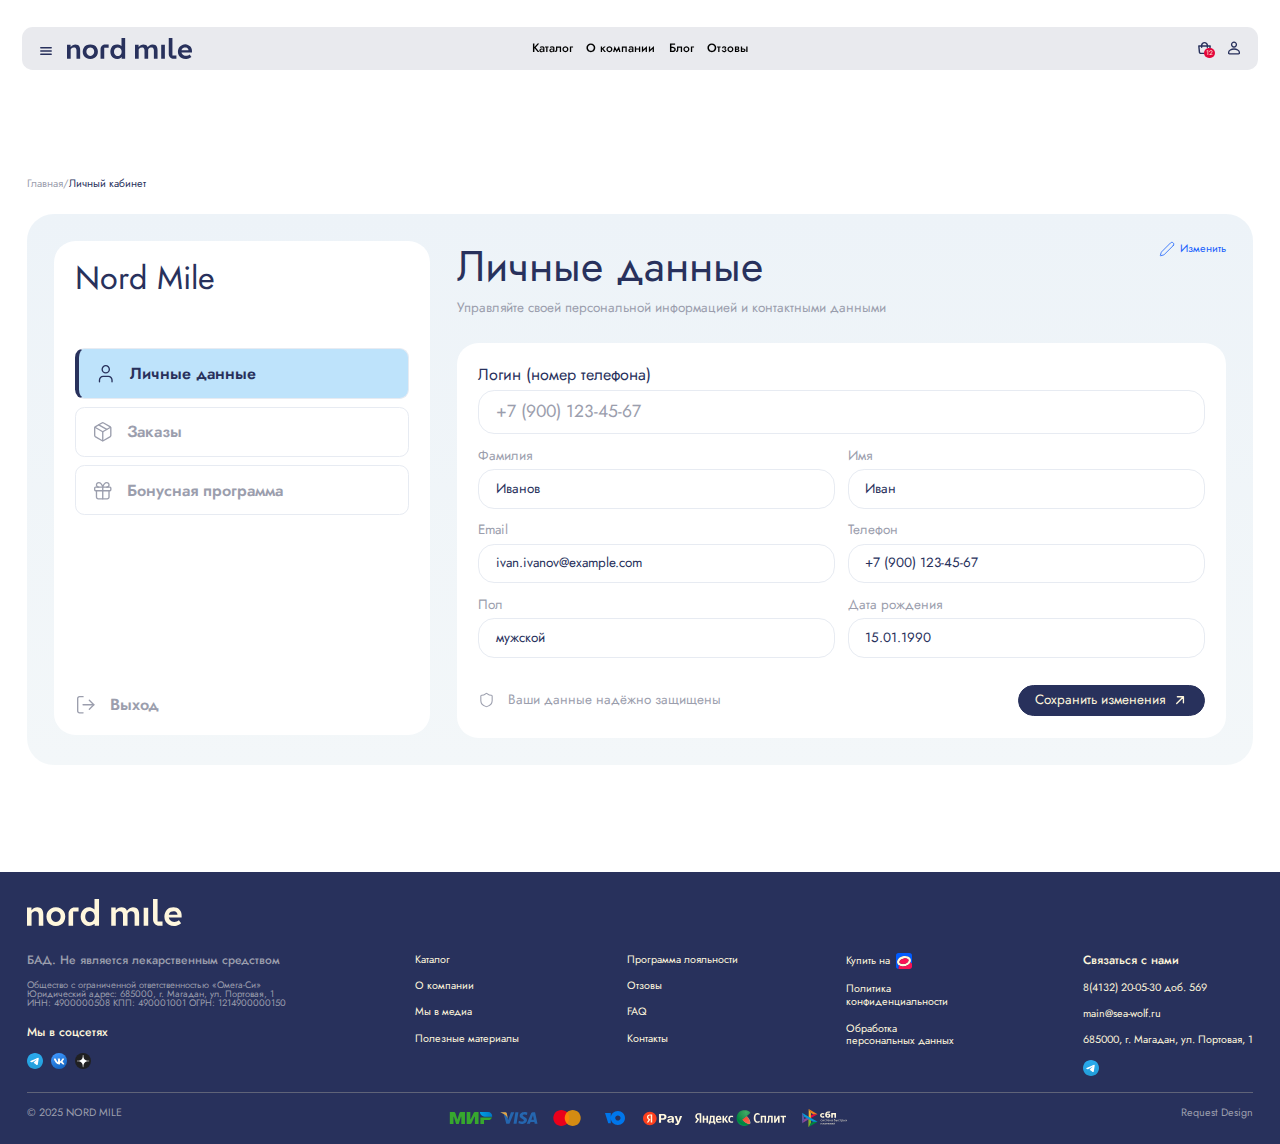
<file: account.html>
<!DOCTYPE html>
<html lang="ru">
<head>
  <meta charset="UTF-8">
  <meta name="viewport" content="width=device-width, initial-scale=1.0">
  <title>Аккаунт</title>

  <link rel="stylesheet" href="main.css">

  <!-- SEO-Parameters -->
  <meta name="keywords" content="ключевые слова">
  <meta name="description" content="описание">

  <!--  Favicon -->
  <link rel="icon" type="image/png" sizes="32x32" href="путь к иконке">
</head>
<body>
  <div class="wrapper">
    <header>
      <div class="header header__container-alt">
        <div class="header-block__start">
          <div class="burger">
            <img src="src/img/burger.svg" alt="" class="burger-img">
          </div>
  
          <a href="main.html" class="logo-header">
            <img src="src/img/logo__header.svg" alt="" class="logo-header__img">
          </a>
        </div>

        <nav class="nav-header">
          <ul class="nav-header__list">
            <li class="nav-header__list-item">
              <a href="catalog.html" class="nav-header__list-item__link lable__18-m">
                Каталог
              </a>
            </li>
            <li class="nav-header__list-item">
              <a href="about.html" class="nav-header__list-item__link lable__18-m">
                О компании
              </a>
            </li>
            <li class="nav-header__list-item">
              <a href="blog.html" class="nav-header__list-item__link lable__18-m">
                Блог
              </a>
            </li>
            <li class="nav-header__list-item">
              <a href="reviews.html" class="nav-header__list-item__link lable__18-m">
                Отзовы
              </a>
            </li>
          </ul>
        </nav>

        <div class="block-header-icon">
          <a href="cart.html" class="block-header__shop block-header-item">
            <img src="src/img/shop__bag.svg" alt="" class="block-header__shop-img">

            <span class="block-header__shop__counter">
              12
            </span>
          </a>
          <a href="" class="block-header__person block-header-item">
            <img src="src/img/personal__account.svg" alt="" class="block-header__person-img">
          </a>
        </div>
      </div>
    </header>
  
    <main class="page">
      <!-- section-account -->
      <section>
        <div class="_container">
          <div class="body__16 bread-crumbs">
            <a href="" class="bread-crumbs__back">
              Главная/
            </a>
            <p class="bread-crumbs__now">
              Личный кабинет
            </p>
          </div>

          
          <div class="core-account"> 
            <div class="aside-account">
              <div class="title__48 aside-account__title">
                Nord Mile
              </div>

              <div class="aside-account__tabs">
                <div class="aside-account__tabs-item aside-account__tabs-item__person">
                  <span class="aside-account__tabs-item__img">
                    <svg viewBox="0 0 32 32" fill="none" xmlns="http://www.w3.org/2000/svg">
                    <path d="M25.3327 28V25.3333C25.3327 23.9188 24.7708 22.5623 23.7706 21.5621C22.7704 20.5619 21.4138 20 19.9993 20H11.9993C10.5849 20 9.22831 20.5619 8.22811 21.5621C7.22792 22.5623 6.66602 23.9188 6.66602 25.3333V28" stroke="#9B9EAD" stroke-width="2" stroke-linecap="round" stroke-linejoin="round"/>
                    <path d="M15.9993 14.6667C18.9449 14.6667 21.3327 12.2789 21.3327 9.33333C21.3327 6.38781 18.9449 4 15.9993 4C13.0538 4 10.666 6.38781 10.666 9.33333C10.666 12.2789 13.0538 14.6667 15.9993 14.6667Z" stroke="#9B9EAD" stroke-width="2" stroke-linecap="round" stroke-linejoin="round"/>
                    </svg>
                  </span>
                  <p class="title__24 aside-account__tabs-item__text">
                    Личные данные
                  </p>
                </div>
                <div class="aside-account__tabs-item aside-account__tabs-item__orders ">
                  <span class="aside-account__tabs-item__img">
                    <svg viewBox="0 0 32 32" fill="none" xmlns="http://www.w3.org/2000/svg">
                    <path d="M14.6667 28.9729C15.0721 29.2069 15.5319 29.3301 16 29.3301C16.4681 29.3301 16.9279 29.2069 17.3333 28.9729L26.6667 23.6395C27.0717 23.4057 27.408 23.0695 27.6421 22.6647C27.8761 22.2598 27.9995 21.8005 28 21.3329V10.6662C27.9995 10.1986 27.8761 9.73929 27.6421 9.33443C27.408 8.92956 27.0717 8.59336 26.6667 8.35954L17.3333 3.02621C16.9279 2.79216 16.4681 2.66895 16 2.66895C15.5319 2.66895 15.0721 2.79216 14.6667 3.02621L5.33333 8.35954C4.92835 8.59336 4.59197 8.92956 4.35795 9.33443C4.12392 9.73929 4.00048 10.1986 4 10.6662V21.3329C4.00048 21.8005 4.12392 22.2598 4.35795 22.6647C4.59197 23.0695 4.92835 23.4057 5.33333 23.6395L14.6667 28.9729Z" stroke="#9B9EAD" stroke-width="2" stroke-linecap="round" stroke-linejoin="round"/>
                    <path d="M16 29.3333V16" stroke="#9B9EAD" stroke-width="2" stroke-linecap="round" stroke-linejoin="round"/>
                    <path d="M4.38672 9.33301L16.0001 15.9997L27.6134 9.33301" stroke="#9B9EAD" stroke-width="2" stroke-linecap="round" stroke-linejoin="round"/>
                    <path d="M10 5.69434L22 12.561" stroke="#9B9EAD" stroke-width="2" stroke-linecap="round" stroke-linejoin="round"/>
                    </svg>
                  </span>
                  <p class="title__24 aside-account__tabs-item__text">
                    Заказы
                  </p>
                </div>
                <div class="aside-account__tabs-item aside-account__tabs-item__bonus">
                  <span class="aside-account__tabs-item__img">
                    <svg viewBox="0 0 32 32" fill="none" xmlns="http://www.w3.org/2000/svg">
                    <path d="M26.6667 10.667H5.33333C4.59695 10.667 4 11.2639 4 12.0003V14.667C4 15.4034 4.59695 16.0003 5.33333 16.0003H26.6667C27.403 16.0003 28 15.4034 28 14.667V12.0003C28 11.2639 27.403 10.667 26.6667 10.667Z" stroke="#9B9EAD" stroke-width="2" stroke-linecap="round" stroke-linejoin="round"/>
                    <path d="M16 10.667V28.0003" stroke="#9B9EAD" stroke-width="2" stroke-linecap="round" stroke-linejoin="round"/>
                    <path d="M25.3307 16V25.3333C25.3307 26.0406 25.0498 26.7189 24.5497 27.219C24.0496 27.719 23.3713 28 22.6641 28H9.33073C8.62349 28 7.94521 27.719 7.44511 27.219C6.94501 26.7189 6.66406 26.0406 6.66406 25.3333V16" stroke="#9B9EAD" stroke-width="2" stroke-linecap="round" stroke-linejoin="round"/>
                    <path d="M9.9974 10.6672C9.11334 10.6672 8.26549 10.3161 7.64037 9.69094C7.01525 9.06582 6.66406 8.21797 6.66406 7.33392C6.66406 6.44986 7.01525 5.60201 7.64037 4.97689C8.26549 4.35177 9.11334 4.00058 9.9974 4.00058C11.2836 3.97817 12.5441 4.60226 13.6144 5.79146C14.6847 6.98066 15.5151 8.67979 15.9974 10.6672C16.4797 8.67979 17.3101 6.98066 18.3804 5.79146C19.4507 4.60226 20.7111 3.97817 21.9974 4.00058C22.8814 4.00058 23.7293 4.35177 24.3544 4.97689C24.9795 5.60201 25.3307 6.44986 25.3307 7.33392C25.3307 8.21797 24.9795 9.06582 24.3544 9.69094C23.7293 10.3161 22.8814 10.6672 21.9974 10.6672" stroke="#9B9EAD" stroke-width="2" stroke-linecap="round" stroke-linejoin="round"/>
                    </svg>
                  </span>
                  <p class="title__24 aside-account__tabs-item__text">
                    Бонусная программа
                  </p>
                </div>
              </div>

              <div class="aside-account__exit">
                <span class="aside-account__exit-img">
                  <svg viewBox="0 0 32 32" fill="none" xmlns="http://www.w3.org/2000/svg">
                  <path d="M21.334 22.6663L28.0007 15.9997L21.334 9.33301" stroke="#9B9EAD" stroke-width="2" stroke-linecap="round" stroke-linejoin="round"/>
                  <path d="M28 16H12" stroke="#9B9EAD" stroke-width="2" stroke-linecap="round" stroke-linejoin="round"/>
                  <path d="M12 28H6.66667C5.95942 28 5.28115 27.719 4.78105 27.219C4.28095 26.7189 4 26.0406 4 25.3333V6.66667C4 5.95942 4.28095 5.28115 4.78105 4.78105C5.28115 4.28095 5.95942 4 6.66667 4H12" stroke="#9B9EAD" stroke-width="2" stroke-linecap="round" stroke-linejoin="round"/>
                  </svg>
                </span>

                <p class="aside-account__exit-text title__24">
                  Выход
                </p>
              </div>
            </div>

            <div class="account__personal">
              <div class="account__personal-head">
                <div class="account__personal-head-hgroup">
                  <div class="account__personal-head-hgroup__title h2-alt">
                    Личные данные
                  </div>
                  <button class="account__personal-head-hgroup__btn">
                    <span class="account__personal-head-hgroup__btn-img">
                      <svg viewBox="0 0 24 24" fill="none" xmlns="http://www.w3.org/2000/svg">
                      <path d="M21.1739 6.81238C21.7026 6.2838 21.9997 5.56685 21.9998 4.81923C21.9999 4.07162 21.703 3.35459 21.1744 2.82588C20.6459 2.29717 19.9289 2.00009 19.1813 2C18.4337 1.99991 17.7166 2.2968 17.1879 2.82538L3.84193 16.1744C3.60975 16.4059 3.43805 16.6909 3.34193 17.0044L2.02093 21.3564C1.99509 21.4429 1.99314 21.5347 2.01529 21.6222C2.03743 21.7097 2.08285 21.7896 2.14673 21.8534C2.21061 21.9172 2.29055 21.9624 2.37809 21.9845C2.46563 22.0065 2.55749 22.0044 2.64393 21.9784L6.99694 20.6584C7.3101 20.5631 7.59511 20.3925 7.82694 20.1614L21.1739 6.81238Z" stroke="#155DFC" stroke-width="1.16667" stroke-linecap="round" stroke-linejoin="round"/>
                      </svg>
                    </span>
  
                    <p class="body__16 account__personal-head-hgroup__btn-text">
                      Изменить
                    </p>
                  </button>
                </div>
                
                <p class="account__personal-head-text body__20">
                  Управляйте своей персональной информацией и контактными данными
                </p>
              </div>

              <div class="container-person">
                <span class="label-def body__24 container-person__label">
                  Логин (номер телефона)

                  <span class="title__26 input-def">
                    +7 (900) 123-45-67
                  </span>
                </span>

                <div class="container-person__block">
                  <span class="label-def body__20">
                    Фамилия
                    <span class="body__20  label-def-text input-def">
                      Иванов
                    </span>
                  </span>

                  <span class="label-def body__20">
                    Имя
                    <span class="body__20 label-def-text input-def">
                      Иван
                    </span>
                  </span>
                </div>

                <div class="container-person__block">
                  <span class="label-def body__20">
                    Email
                    <span class="body__20  label-def-text input-def">
                      ivan.ivanov@example.com
                    </span>
                  </span>

                  <span class="label-def body__20">
                    Телефон
                    <span class="body__20 label-def-text input-def">
                      +7 (900) 123-45-67
                    </span>
                  </span>
                </div>

                <div class="container-person__block">
                  <span class="label-def body__20">
                    Пол
                    <span class="body__20  label-def-text input-def">
                      мужской
                    </span>
                  </span>

                  <span class="label-def body__20">
                    Дата рождения
                    <span class="body__20 label-def-text input-def">
                      15.01.1990
                    </span>
                  </span>
                </div>

                <div class="container-person__down">
                  <div class="container-person__down-box">
                    <span class="container-person__down-box__img">
                      <img src="src/img/protect.svg" alt="">
                    </span>

                    <p class="lable__20 container-person__down-box__text">
                      Ваши данные надёжно защищены
                    </p>
                  </div>

                  <button class="btn-primary__alt">
                    <p class="lable__20">
                      Сохранить изменения
                    </p>
                    <span>
                      <svg viewBox="0 0 24 24" fill="none" xmlns="http://www.w3.org/2000/svg">
                      <path d="M17 7L7 17M17 7H8M17 7V16" stroke="#FFF7DD" stroke-width="2" stroke-linecap="round" stroke-linejoin="round"/>
                      </svg>
                    </span>
                  </button>
                </div>
              </div>
            </div>

            <!--  -->
            <!--  -->
            <!--  -->
            
            <div class="account__orders">
              <div class="core__account__orders-order">
                <div class="account__orders-head">
                  <div class="h2-alt account__orders-head__title">
                    Мои заказы
                  </div>

                  <p class="body__20 account__orders-head__text">
                    Управляйте своей персональной информацией и контактными данными
                  </p>
                </div>

                <div class="account__orders-order">
                  <div class="account-order__card">
                    <div class="account-order__card-content">
                      <div class="account-order__card-content-head">
                        <p class="title__24 account-order__card-content-head-title">
                          ORD-2024-001234
                        </p>
    
                        <span class="body__20 account-order__card-content-head-text account-order__card-path">
                          В пути
                        </span>
                      </div>
    
                      <div class="account-order__card-content-down">
                        <p class="body__24 account-order__card-content-down-title">
                          15 декабря 2024
                        </p>
                        <span class="body__24 account-order__card-content-down-dot">
                          •
                        </span>
                        <p class="body__24 account-order__card-content-down-text">
                          3 450 ₽
                        </p>
                      </div>
                    </div>
  
                    <button class="btn-secondary order-detail-btn">
                      <p class="lable__20">
                        Подробнее
                      </p>
  
                      <span>
                        <svg viewBox="0 0 24 24" fill="none" xmlns="http://www.w3.org/2000/svg">
                        <path d="M17 7L7 17M17 7H8M17 7V16" stroke="#28315C" stroke-width="2" stroke-linecap="round" stroke-linejoin="round"/>
                        </svg>
                      </span>
                    </button>
                  </div>
                  <div class="account-order__card">
                    <div class="account-order__card-content">
                      <div class="account-order__card-content-head">
                        <p class="title__24 account-order__card-content-head-title">
                          ORD-2024-001234
                        </p>
    
                        <span class="body__20 account-order__card-content-head-text account-order__card-delivered">
                          Доставлен
                        </span>
                      </div>
    
                      <div class="account-order__card-content-down">
                        <p class="body__24 account-order__card-content-down-title">
                          15 декабря 2024
                        </p>
                        <span class="body__24">
                          •
                        </span>
                        <p class="body__24 account-order__card-content-down-text">
                          3 450 ₽
                        </p>
                      </div>
                    </div>
  
                    <button class="btn-secondary">
                      <p class="lable__20">
                        Подробнее
                      </p>
  
                      <span>
                        <svg viewBox="0 0 24 24" fill="none" xmlns="http://www.w3.org/2000/svg">
                        <path d="M17 7L7 17M17 7H8M17 7V16" stroke="#28315C" stroke-width="2" stroke-linecap="round" stroke-linejoin="round"/>
                        </svg>
                      </span>
                    </button>
                  </div>
                  <div class="account-order__card">
                    <div class="account-order__card-content">
                      <div class="account-order__card-content-head">
                        <p class="title__24 account-order__card-content-head-title">
                          ORD-2024-001234
                        </p>
    
                        <span class="body__20 account-order__card-content-head-text account-order__card-canceled">
                          Отменен
                        </span>
                      </div>
    
                      <div class="account-order__card-content-down">
                        <p class="body__24 account-order__card-content-down-title">
                          15 декабря 2024
                        </p>
                        <span class="body__24">
                          •
                        </span>
                        <p class="body__24 account-order__card-content-down-text">
                          3 450 ₽
                        </p>
                      </div>
                    </div>
  
                    <button class="btn-secondary">
                      <p class="lable__20">
                        Подробнее
                      </p>
  
                      <span>
                        <svg viewBox="0 0 24 24" fill="none" xmlns="http://www.w3.org/2000/svg">
                        <path d="M17 7L7 17M17 7H8M17 7V16" stroke="#28315C" stroke-width="2" stroke-linecap="round" stroke-linejoin="round"/>
                        </svg>
                      </span>
                    </button>
                  </div>
                </div>
  
                <div class="account-oredrs__btn">
                  <button class="btn-secondary">
                    <p class="lable__20">
                      Показать еще
                    </p>
  
                    <span>
                      <svg viewBox="0 0 24 24" fill="none" xmlns="http://www.w3.org/2000/svg">
                      <path d="M17 17L7 7M17 17V8M17 17H8" stroke="#28315C" stroke-width="2" stroke-linecap="round" stroke-linejoin="round"/>
                      </svg>
                    </span>
                  </button>
                </div>
              </div>

              <!-- specific-product -->
              <div class="container__specific-product">
                <button class="container__specific-product__back  back-to-orders">
                  <span>
                    <svg width="24" height="24" viewBox="0 0 24 24" fill="none" xmlns="http://www.w3.org/2000/svg">
                    <path d="M4.92893 12.0002H19.0711M4.92893 12.0002L11.2929 18.3642M4.92893 12.0002L11.2929 5.63626" stroke="#28315C" stroke-width="2" stroke-linecap="round" stroke-linejoin="round"/>
                    </svg>
                  </span>

                  <p class="lable__20">
                    Назад к заказам
                  </p>
                </button>

                <div class="specific__head">
                  <div class="specific__head-block">
                    <div class="h2-alt specific__head-title">
                      Заказ №ORD-2024-001234
                    </div>
  
                    <p class="body__20 specific__head-text">
                      Дата оформления: 12 декабря 2024
                    </p>
                  </div>

                  <span class="body__20 account-order__card-content-head-text account-order__card-path">
                    В пути
                  </span>                  
                </div>

                <div class="block__specific">
                  <div class="block__specific-details">
                    <div class="block__specific-box">
                      <div class="block__specific-box-head">
                        <span class="block__specific-details__compound-head-img">
                          <img src="src/img/box.svg" alt="">
                        </span>

                        <div class="title__48 block__specific-details__compound-head-text">
                          Состав заказа
                        </div>
                      </div>

                      <div class="block__specific-details__order">
                        <div class="specific-card">
                          <div class="specific-card__img">
                            <img src="src/img/card-default.png" alt="">
                          </div>

                          <div class="specific-card__content">
                            <div class="specific-card__head">
                              <div class="title__24 specific-card__head-title">
                                NordMile ОМЕГА-3 RTG Premium для иммунитета c экстрактом женьшеня
                              </div>

                              <p class="body__20 specific-card__head-text">
                                1000 мг, 90 капсул
                              </p>
                            </div>

                            <div class="specific-card__down">
                              <span class="body__20 specific-card__down-text">
                                ×2
                              </span>

                              <span class="title__26 specific-card__down-title">
                                1 450 ₽
                              </span>
                            </div>
                          </div>
                        </div>
                        <div class="specific-card">
                          <div class="specific-card__img">
                            <img src="src/img/card-default.png" alt="">
                          </div>

                          <div class="specific-card__content">
                            <div class="specific-card__head">
                              <div class="title__24 specific-card__head-title">
                                NordMile ОМЕГА-3 RTG Premium для иммунитета c экстрактом женьшеня
                              </div>

                              <p class="body__20 specific-card__head-text">
                                1000 мг, 90 капсул
                              </p>
                            </div>

                            <div class="specific-card__down">
                              <span class="body__20 specific-card__down-text">
                                ×2
                              </span>

                              <span class="title__26 specific-card__down-title">
                                1 450 ₽
                              </span>
                            </div>
                          </div>
                        </div>
                      </div>

                      <div class="block__specific-details-total">
                        <span class="title__26">
                          Итого
                        </span>

                        <span class="title__26">
                          3 790 ₽
                        </span>
                      </div>

                      <div class="block__specific-details__block-btn">
                        <button class="btn-secondary">
                          <span>
                            <svg width="24" height="24" viewBox="0 0 24 24" fill="none" xmlns="http://www.w3.org/2000/svg">
                            <path d="M4.92893 12.0002H19.0711M4.92893 12.0002L11.2929 18.3642M4.92893 12.0002L11.2929 5.63626" stroke="#28315C" stroke-width="2" stroke-linecap="round" stroke-linejoin="round"/>
                            </svg>
                          </span>

                          <p class="lable__20">
                            Отменить заказ
                          </p>
                        </button>

                        <a class="btn-primary__alt">
                          <p class="lable__20">
                            Оставить отзыв
                          </p>

                          <span>
                            <svg width="24" height="24" viewBox="0 0 24 24" fill="none" xmlns="http://www.w3.org/2000/svg">
                            <path d="M17 7L7 17M17 7H8M17 7V16" stroke="#FFF7DD" stroke-width="2" stroke-linecap="round" stroke-linejoin="round"/>
                            </svg>
                          </span>
                        </a>
                      </div>
                    </div>

                    <!--  -->

                    <div class="block__specific-box">
                      <div class="block__specific-box-head">
                        <span class="block__specific-details__compound-head-img">
                          <img src="src/img/car.svg" alt="">
                        </span>

                        <div class="title__48 block__specific-details__compound-head-text">
                          Состав заказа
                        </div>
                      </div>

                      <div class="block__specific-box__delivery">
                        <div class="specific-box__delivery">
                          <span class="lable__20 specific-box__delivery-title">
                            Способ доставки
                          </span>
                          <span class="body__24 specific-box__delivery-text">
                            СДЭК
                          </span>
                        </div>
                        <div class="specific-box__delivery">
                          <span class="lable__20 specific-box__delivery-title">
                            Адрес доставки
                          </span>
                          <span class="body__24 specific-box__delivery-text">
                            г. Москва, ул. Тверская, д. 12, кв. 45
                          </span>
                        </div>
                        <div class="specific-box__delivery">
                          <span class="lable__20 specific-box__delivery-title">
                            Пункт выдачи
                          </span>
                          <span class="body__24 specific-box__delivery-text">
                            Пункт выдачи на ул. Арбат, 24
                          </span>
                        </div>

                        <div class="specific-box__delivery">
                          <span class="lable__20 specific-box__delivery-title">
                            Трек-номер
                          </span>

                          <div class="specific-box__delivery_head">
                            <span class="body__24 specific-box__delivery-text">
                              SDEK1234567890
                            </span>

                            <a href="" class="specific-box__delivery_head-link">
                              <p class="body__24">
                                Отследить
                              </p>

                              <span  class="specific-box__delivery_head-link-img">
                                <svg viewBox="0 0 24 24" fill="none" xmlns="http://www.w3.org/2000/svg">
                                <path d="M15 3H21V9" stroke="#28315C" stroke-width="2.22415" stroke-linecap="round" stroke-linejoin="round"/>
                                <path d="M10.002 14L21.002 3" stroke="#28315C" stroke-width="2" stroke-linecap="round" stroke-linejoin="round"/>
                                <path d="M18 13V19C18 19.5304 17.7893 20.0391 17.4142 20.4142C17.0391 20.7893 16.5304 21 16 21H5C4.46957 21 3.96086 20.7893 3.58579 20.4142C3.21071 20.0391 3 19.5304 3 19V8C3 7.46957 3.21071 6.96086 3.58579 6.58579C3.96086 6.21071 4.46957 6 5 6H11" stroke="#28315C" stroke-width="2" stroke-linecap="round" stroke-linejoin="round"/>
                                </svg>
                              </span>
                            </a>
                          </div>
                        </div>
                      </div>
                    </div>


                    <div class="block__specific-box">
                      <div class="block__specific-box-head">
                        <span class="block__specific-details__compound-head-img">
                          <img src="src/img/card.svg" alt="">
                        </span>

                        <div class="title__48 block__specific-details__compound-head-text">
                          Оплата
                        </div>
                      </div>

                      <div class="block__specific-box__payment">
                        <div class="specific-box__payment">
                          <span class="lable__20 specific-box__payment-title">
                            Способ оплаты
                          </span>
                          
                          <span class="body__24 specific-box__payment-text">
                            ЮKassa (Банковская карта)
                          </span>
                        </div>
                        <div class="specific-box__payment">
                          <span class="lable__20 specific-box__payment-title">
                            Статус оплаты
                          </span>
                          
                          <span class="body__24 specific-box__payment-state">
                            Оплачено
                          </span>
                        </div>
                        <div class="specific-box__payment">
                          <span class="body__24 specific-box__payment-title">
                            Сумма заказа
                          </span>
                          
                          <span class="title__48 specific-box__payment-text">
                            3 990 ₽
                          </span>
                        </div>
                      </div>
                    </div>

                    <!--  -->

                    <div class="block__specific-box">
                      <div class="block__specific-box-head">
                        <span class="block__specific-details__compound-head-img">
                          <img src="src/img/prisent.svg" alt="">
                        </span>

                        <div class="title__48 block__specific-details__compound-head-text">
                          Бонусы
                        </div>
                      </div>

                      <div class="block__specific-box__prisent">
                        <div class="block__specific-box__prisent-box prisent-box-written">
                          <span class="body__24 block__specific-box__prisent-box-title">
                            Списано бонусов
                          </span>

                          <span class="title__26 prisent-box-written__text">
                            -150 ₽
                          </span>
                        </div>

                        <div class="block__specific-box__prisent-box prisent-box-accrued">
                          <span class="body__24 block__specific-box__prisent-box-title">
                            Начислено бонусов
                          </span>

                          <span class="title__26 prisent-box-accrued__text">
                            +250 ₽
                          </span>
                        </div>
                      </div>
                    </div>
                  </div>

                  <!-- block-total -->
                  <div class="block__specific-total block__specific-box">
                    <div class="block__specific-box-head">
                      <div class="title__48 block__specific-details__compound-head-text">
                        Итого
                      </div>
                    </div>

                    <div class="block__specific-total-box">
                      <div class="block__specific-total-box__head">
                        <span class="title__26">
                          Стоимость товаров
                        </span>
                        <span class="title__26">
                          3 790 ₽
                        </span>
                      </div>
                      <div class="block__specific-total-box__head">
                        <span class="title__26">
                          Доставка
                        </span>
                        <span class="title__26">
                          350 ₽
                        </span>
                      </div>
                      <div class="block__specific-total-box__head block__specific-total-box__head-bonus">
                        <span class="title__26">
                          Скидка (бонусы)
                        </span>
                        <span class="title__26">
                          -150 ₽
                        </span>
                      </div>
                    </div>

                    <div class="block__specific-total__down">
                      <div class="block__specific-total-box__head">
                        <span class="title__26">
                          Скидка (бонусы)
                        </span>
                        <span class="title__26">
                          -150 ₽
                        </span>
                      </div>

                      <button class="btn-primary__alt">
                        <p class="lable__20">
                          Повторить заказ
                        </p>

                        <span>
                          <svg viewBox="0 0 24 24" fill="none" xmlns="http://www.w3.org/2000/svg">
                          <path d="M17 7L7 17M17 7H8M17 7V16" stroke="#FFF7DD" stroke-width="2" stroke-linecap="round" stroke-linejoin="round"/>
                          </svg>
                        </span>
                      </button>
                    </div>
                  </div>
                </div>
              </div>
            </div>

            <!--  -->
            <!--  -->
            <!--  -->

            <div class="account__bonus">
              <div class="h2-alt account__bonus-title">
                Бонусы и привилегии
              </div>

              <div class="account__bonus-block account__bonus-wrapper">
                <div class="account__bonus-block-box">
                  <div class="account__bonus-box__head">
                    <span class="account__bonus-box__head-img">
                      <img src="src/img/prisent__02.svg" alt="">
                    </span>
  
                    <p class="title__26 account__bonus-box__head-text"> 
                      Ваш бонусный баланс
                    </p>
                  </div>

                  <span class="h1 account__bonus-box_price">
                    1 420 ₽
                  </span>

                  <p class="body__24 account__bonus-box__text">
                    Бонусы можно списать при оформлении заказа. <br>
                    1 бонус = 1 рубль скидки
                  </p>
                </div>

                <div class="account__bonus-block__img">
                  <img src="src/img/prisent__02.svg" alt="">
                </div>
              </div>

              <div class="account__bonus-wrapper account__bonus-programm">
                <div class="title__48 account__bonus-programm-title">
                  Условия программы
                </div>

                <div class="account__bonus-programm__block">
                  <div class="account__bonus-programm__box">
                    <span class="h3 account__bonus-programm__box-title">
                      5%
                    </span>

                    <p class="body__24 account__bonus-programm__box-text">
                      Возвращается бонусами
                      с каждого заказа
                    </p>
                  </div>
                  <div class="account__bonus-programm__box">
                    <span class="h3 account__bonus-programm__box-title">
                      50%
                    </span>

                    <p class="body__24 account__bonus-programm__box-text">
                      Максимальная оплата заказа бонусами
                    </p>
                  </div>
                  <div class="account__bonus-programm__box">
                    <span class="h3 account__bonus-programm__box-title">
                      12 мес
                    </span>

                    <p class="body__24 account__bonus-programm__box-text">
                      Срок действия накопленных бонусов
                    </p>
                  </div>
                </div>
              </div>

              <div class="account__bonus-wrapper account__bonus-history">
                <div class="account__bonus-programm-title title__48">
                  История начислений и списаний
                </div>

                <div class="account__bonus-history__block">
                  <div class="account__bonus-history__card">
                    <div class="account__bonus-history__card-img">
                      <img src="src/img/arrow-up.svg" alt="">
                    </div>

                    <div class="account__bonus-history-head">
                      <span class="body__24 account__bonus-history-head__title">
                        Начисление за заказ ORD-2024-001234
                      </span>

                      <span class="body__20 account__bonus-history__text">
                        15 декабря 2024
                      </span>
                    </div>

                    <span class="title__26 account__bonus-history__price account__bonus-history__price-green">
                      +250 ₽
                    </span>
                  </div>

                  <div class="account__bonus-history__card">
                    <div class="account__bonus-history__card-img">
                      <img src="src/img/arrow-down.svg" alt="">
                    </div>

                    <div class="account__bonus-history-head">
                      <span class="body__24 account__bonus-history-head__title">
                        Начисление за заказ ORD-2024-001234
                      </span>

                      <span class="body__20 account__bonus-history__text">
                        15 декабря 2024
                      </span>
                    </div>

                    <span class="title__26 account__bonus-history__price account__bonus-history__price-red">
                      +250 ₽
                    </span>
                  </div>
                </div>

                <div class="account__bonus-history__btn">
                  <button class="btn-secondary">
                    <p class="lable__20">
                      Показать еще
                    </p>

                    <span>
                      <svg viewBox="0 0 24 24" fill="none" xmlns="http://www.w3.org/2000/svg">
                      <path d="M17 17L7 7M17 17V8M17 17H8" stroke="#28315C" stroke-width="2" stroke-linecap="round" stroke-linejoin="round"/>
                      </svg>
                    </span>
                  </button>
                </div>
              </div>
            </div>
          </div>
        </div>
      </section>
    </main>
  
    <footer>
      <div class="footer">
        
        <div class="footer-up">
          <a class="logo-footer">
            <img src="src/img/logo__footer.svg" alt="" class="logo-footer__img">
          </a>
          <div class="footer-up__container">

            <div class="foo-up__one">
              <div class="foo-up__one-box">
                <p class="foo-up__one-box__text lable__18-m">
                  БАД. Не является лекарственным средством
                </p>
                <p class="foo-up__one-box__info body__small-02">
                  Общество с ограниченной ответственностью  «Омега-Си» <br>
                  Юридический адрес: 685000, г. Магадан, ул.  Портовая, 1 <br>
                  ИНН: 4900000508  КПП: 490001001  ОГРН: 1214900000150
                </p>
              </div>
    
              <div class="foo-up__connection">
                <p class="foo-up__connection-text lable__18-m">
                  Мы в соцсетях
                </p>
    
                <div class="foo-up__social-icon">
                  <a href="" class="solcial-icon__link">
                    <img src="src/img/tg.svg" alt="" class="social-icon__link-img">
                  </a>
                  <a href="" class="solcial-icon__link">
                    <img src="src/img/vk.svg" alt="" class="social-icon__link-img">
                  </a>
                  <a href="" class="solcial-icon__link">
                    <img src="src/img/dzen.svg" alt="" class="social-icon__link-img">
                  </a>
                </div>
              </div>
            </div>
  
            <nav class="footer-nav">
              <ul class="footer-nav__list">
                <li class="footer-nav__list-item">
                  <a href="catalog.html" class="footer-nav__list-item__link body__16-alt">
                    Каталог
                  </a>
                </li>
                <li class="footer-nav__list-item">
                  <a href="about.html" class="footer-nav__list-item__link body__16-alt">
                    О компании
                  </a>
                </li>
                <li class="footer-nav__list-item">
                  <a href="media.html" class="footer-nav__list-item__link body__16-alt">
                    Мы в медиа
                  </a>
                </li>
                <li class="footer-nav__list-item">
                  <a href="" class="footer-nav__list-item__link body__16-alt">
                    Полезные материалы
                  </a>
                </li>
              </ul>
              
              <ul class="footer-nav__list">
                <li class="footer-nav__list-item">
                  <a href="loyalty__program.html" class="footer-nav__list-item__link body__16-alt">
                    Программа лояльности
                  </a>
                </li>
                <li class="footer-nav__list-item">
                  <a href="reviews.html" class="footer-nav__list-item__link body__16-alt">
                    Отзовы
                  </a>
                </li>
                <li class="footer-nav__list-item">
                  <a href="faq.html" class="footer-nav__list-item__link body__16-alt">
                    FAQ
                  </a>
                </li>
                <li class="footer-nav__list-item">
                  <a href="contacts.html" class="footer-nav__list-item__link body__16-alt">
                    Контакты
                  </a>
                </li>
              </ul>
  
              <ul class="footer-nav__list">
                <li class="footer-nav__list-item">
                  <a href="" class="footer-nav__list-item__link body__16-alt">
                    Купить на
  
                    <span class="footer-nav__list-item__link-img">
                      <img src="src/img/ozon.svg" alt="">
                    </span>
                  </a>
                </li>
                <li class="footer-nav__list-item">
                  <a href="privacy__policy.html" class="footer-nav__list-item__link body__16-alt">
                    Политика <br>
                    конфиденциальности
                  </a>
                </li>
                <li class="footer-nav__list-item">
                  <a href="" class="footer-nav__list-item__link body__16-alt">
                    Обработка <br>
                    персональных данных
                  </a>
                </li>
              </ul>
            </nav>
  
            <div class="foo-up__two">
              <p class="foo-up__two-text lable__18-m">
                Связаться с нами
              </p>
  
              <p class="foo-up__two-text body__16-alt">
                8(4132) 20-05-30 доб. 569
              </p>
  
              <p class="foo-up__two-text body__16-alt">
                main@sea-wolf.ru
              </p>
  
              <p class="foo-up__two-text body__16-alt">
                685000, г. Магадан, ул.  Портовая, 1
              </p>
  
              <a href="" class="foo-up__two-link">
                <img src="src/img/tg.svg" alt="">
              </a>
            </div>
          </div>
        </div>

        <div class="foo-up__one-box__mobile">
          <p class="foo-up__one-box__text lable__18-m">
            БАД. Не является лекарственным средством
          </p>
          <p class="foo-up__one-box__info body__small-02">
            Общество с ограниченной ответственностью  «Омега-Си» <br>
            Юридический адрес: 685000, г. Магадан, ул.  Портовая, 1 <br>
            ИНН: 4900000508  КПП: 490001001  ОГРН: 1214900000150
          </p>
        </div>

        <div class="footer-down">
          <span class="footer-down__date body__16">
            © 2025 NORD MILE
          </span>

          <div class="footer-down__card">
            <span class="footer-down__card-img">
              <img src="src/img/mir.svg" alt="">
            </span>
            <span class="footer-down__card-img">
              <img src="src/img/viza.svg" alt="">
            </span>
            <span class="footer-down__card-img">
              <img src="src/img/master.svg" alt="">
            </span>
            <span class="footer-down__card-img">
              <img src="src/img/master__02.svg" alt="">
            </span>
            <span class="footer-down__card-img">
              <img src="src/img/yandex__pay.svg" alt="">
            </span>
            <span class="footer-down__card-img">
              <img src="src/img/yandex__split.svg" alt="">
            </span>
            <span class="footer-down__card-img">
              <img src="src/img/spb.svg" alt="">
            </span>
          </div>

          <span class="footer-down__company body__16">
            Request Design
          </span>
        </div>
      </div>
    </footer>
  </div>

  <!-- burger-menu -->
  <div class="burger-menu">
    <div class="burger-content">
      
      <div class="burger-up">
        <div class="user-nav">
          <a href="" class="user-nav__link lable__18">
            <span class="user-nav__link-img user-nav__link-img__item">
              <img src="src/img/shop__bag.svg" alt="">

              <span class="block-header__shop__counter">
                123
              </span>
            </span>
            Корзина
          </a>
          <a href="" class="user-nav__link lable__18">
            <span class="user-nav__link-img">
              <img src="src/img/personal__account.svg" alt="">
            </span>
            Личный кабинет
          </a>
        </div>
        <span class="menu-close">
          <svg viewBox="0 0 24 24" fill="none" xmlns="http://www.w3.org/2000/svg">
          <path d="M12 12L7 7M12 12L17 17M12 12L17 7M12 12L7 17" stroke="#28315C" stroke-width="2" stroke-linecap="round" stroke-linejoin="round"/>
          </svg>
        </span>
      </div>

      <nav class="nav-burger">
        <a href="catalog.html" class="lable__18-m nav-burger__list-item__link">
          Каталог
        </a>
  
        <ul class="nav-burger__list">
          <li class="nav-burger__list-item">
            <a href="about.html" class="nav-burger__list-item__link lable__18">
              О компании
            </a>
          </li>
          <li class="nav-burger__list-item">
            <a href="media.html" class="nav-burger__list-item__link lable__18">
              Медиа о нас
            </a>
          </li>
          <li class="nav-burger__list-item">
            <a href="" class="nav-burger__list-item__link lable__18">
              Полезные материалы
            </a>
          </li>
          <li class="nav-burger__list-item">
            <a href="loyalty__program.html" class="nav-burger__list-item__link lable__18">
              Программа лояльности
            </a>
          </li>
          <li class="nav-burger__list-item">
            <a href="reviews.html" class="nav-burger__list-item__link lable__18">
              Отзовы
            </a>
          </li>
          <li class="nav-burger__list-item">
            <a href="faq.html" class="nav-burger__list-item__link lable__18">
              FAQ
            </a>
          </li>
          <li class="nav-burger__list-item">
            <a href="contacts.html" class="nav-burger__list-item__link lable__18">
              Контакты
            </a>
          </li>
        </ul>
      </nav>
  
      <div class="burger-menu__connection">
        <p class="burger-menu__connection-text lable__18-m">
          Мы в соцсетях
        </p>
  
        <div class="burger-menu__social-icon">
          <a href="" class="burger-menu__solcial-icon__link">
            <img src="src/img/tg.svg" alt="" class="social-icon__link-img">
          </a>
          <a href="" class="burger-menu__solcial-icon__link">
            <img src="src/img/vk.svg" alt="" class="social-icon__link-img">
          </a>
          <a href="" class="burger-menu__solcial-icon__link">
            <img src="src/img/dzen.svg" alt="" class="social-icon__link-img">
          </a>
        </div>
      </div>
    </div>
  </div>

  <script src="src/js/account__orddes__tabs.js"></script>
  <script src="src/js/account__js.js"></script>
    <script src="src/js/modal__all.js"></script>
</body>
</html>
</file>
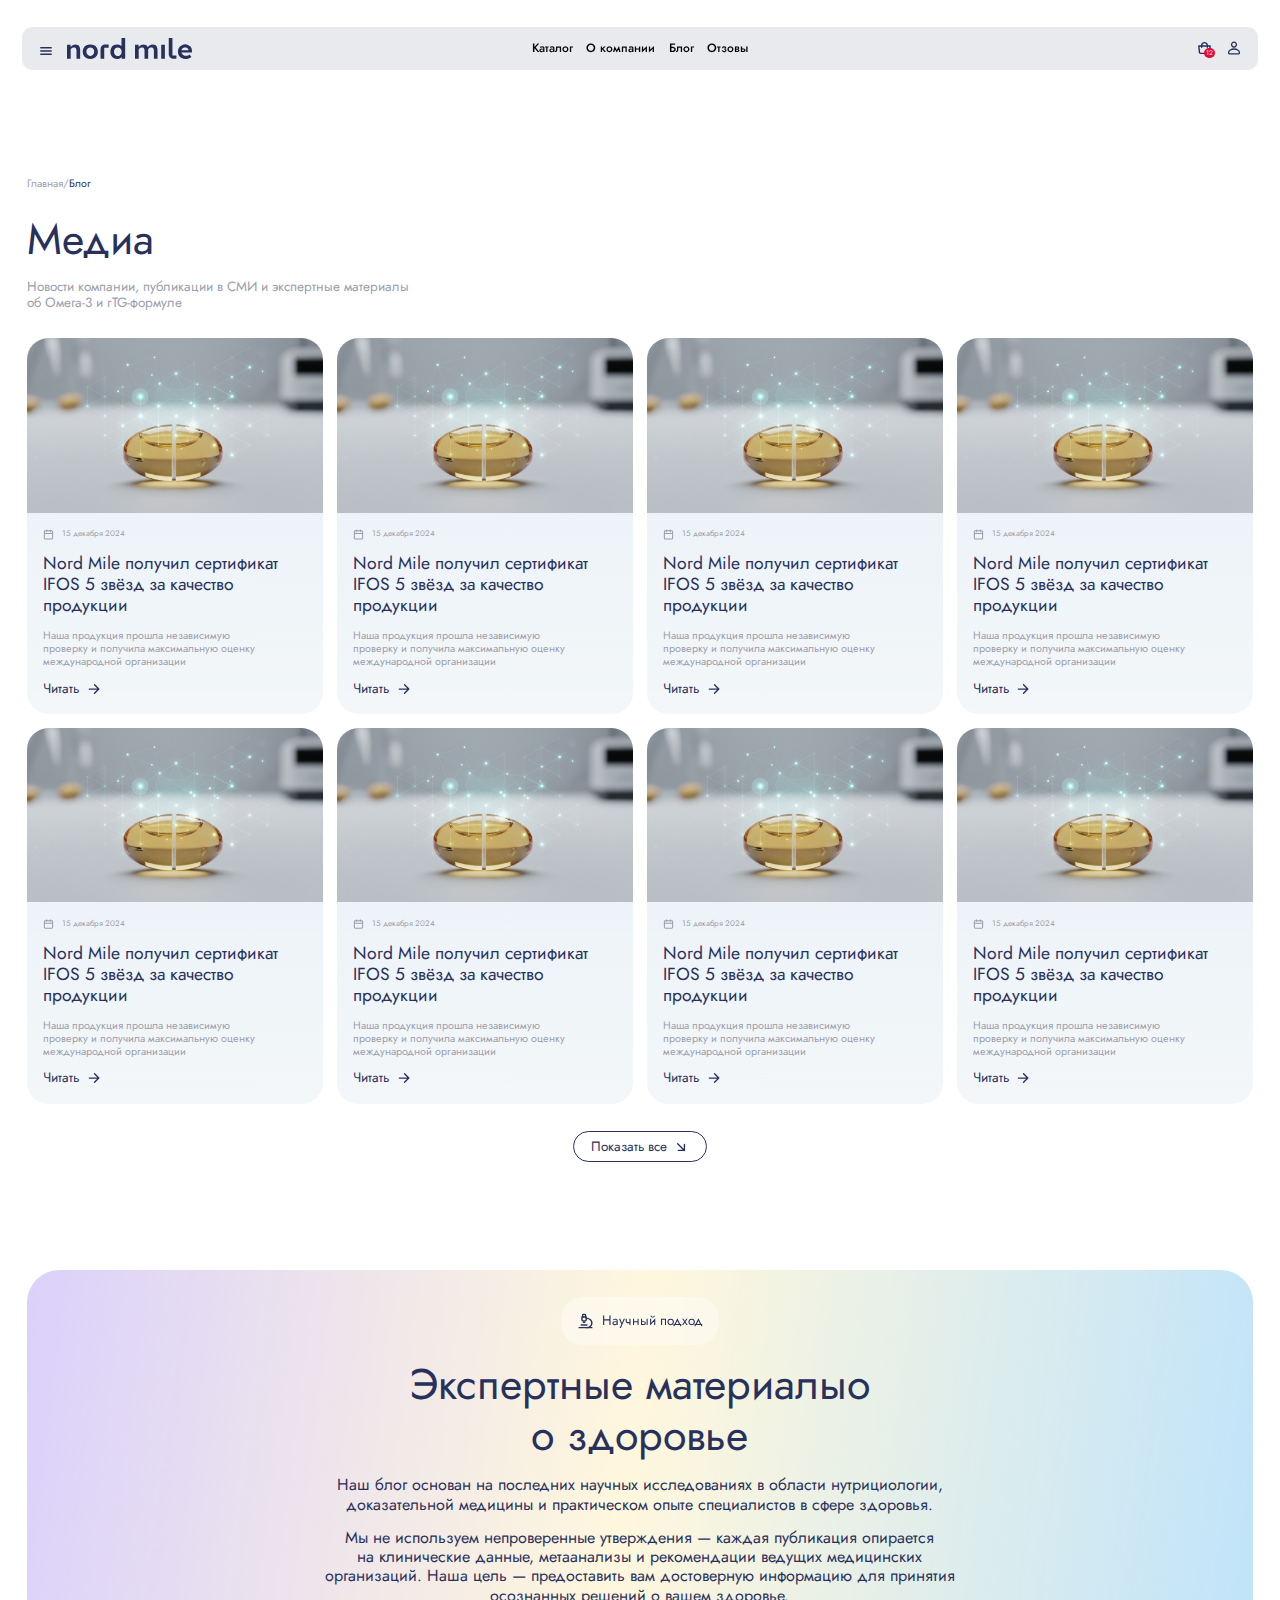
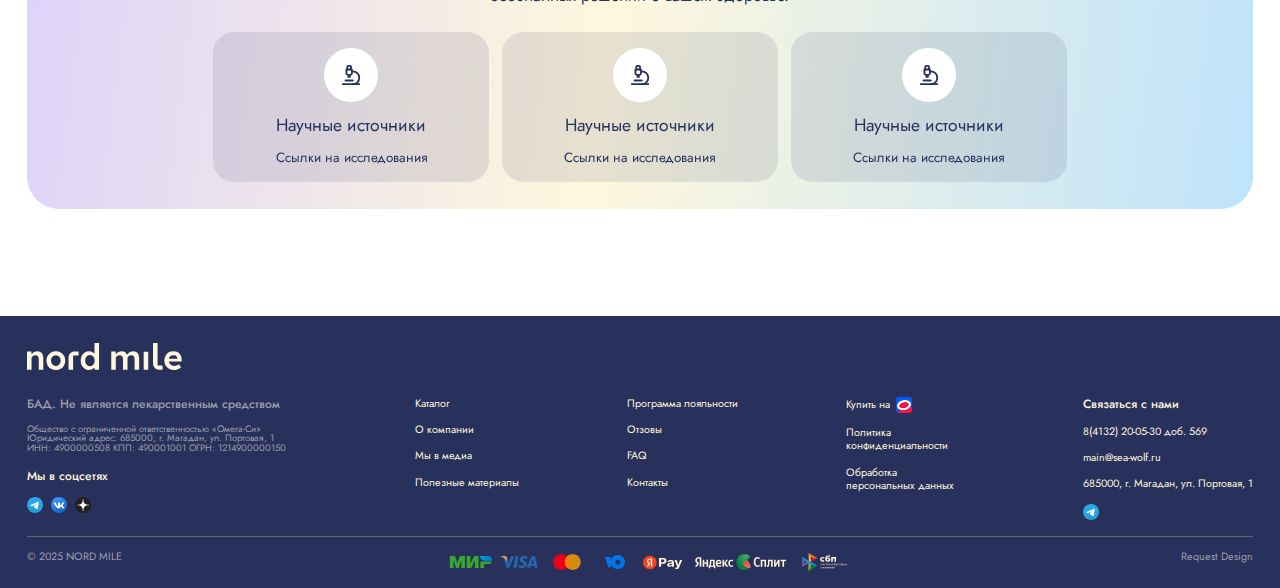
<file: blog.html>
<!DOCTYPE html>
<html lang="ru">
<head>
  <meta charset="UTF-8">
  <meta name="viewport" content="width=device-width, initial-scale=1.0">
  <title>Блог</title>

  <link rel="stylesheet" href="main.css">

  <!-- SEO-Parameters -->
  <meta name="keywords" content="ключевые слова">
  <meta name="description" content="описание">

  <!--  Favicon -->
  <link rel="icon" type="image/png" sizes="32x32" href="путь к иконке">
</head>
<body>
  <div class="wrapper">
    <header>
      <div class="header header__container-alt">
        <div class="header-block__start">
          <div class="burger">
            <img src="src/img/burger.svg" alt="" class="burger-img">
          </div>
  
          <a href="main.html" class="logo-header">
            <img src="src/img/logo__header.svg" alt="" class="logo-header__img">
          </a>
        </div>

        <nav class="nav-header">
          <ul class="nav-header__list">
            <li class="nav-header__list-item">
              <a href="catalog.html" class="nav-header__list-item__link lable__18-m">
                Каталог
              </a>
            </li>
            <li class="nav-header__list-item">
              <a href="about.html" class="nav-header__list-item__link lable__18-m">
                О компании
              </a>
            </li>
            <li class="nav-header__list-item">
              <a href="blog.html" class="nav-header__list-item__link lable__18-m">
                Блог
              </a>
            </li>
            <li class="nav-header__list-item">
              <a href="reviews.html" class="nav-header__list-item__link lable__18-m">
                Отзовы
              </a>
            </li>
          </ul>
        </nav>

        <div class="block-header-icon">
          <a href="cart.html" class="block-header__shop block-header-item">
            <img src="src/img/shop__bag.svg" alt="" class="block-header__shop-img">

            <span class="block-header__shop__counter">
              12
            </span>
          </a>
          <a href="" class="block-header__person block-header-item">
            <img src="src/img/personal__account.svg" alt="" class="block-header__person-img">
          </a>
        </div>
      </div>
    </header>
  
    <main class="page">
      <!-- section-media /// copy-->
      <section>
      <div class="_container">
        <div class="body__16 bread-crumbs">
          <a href="" class="bread-crumbs__back">
            Главная/
          </a>
          <p class="bread-crumbs__now">
            Блог
          </p>
        </div>


        <div class="core-media">
          <div class="core-media__head">
            <div class="core-media__head-title h2-alt">
              Медиа
            </div>

            <p class="core-media__head-text lable__20">
              Новости компании, публикации в СМИ и экспертные материалы <br>
              об Омега-3 и rTG-формуле
            </p>
          </div>

          <div class="container-media">
            <div class="media-card">
              <div class="media-card__img">
                <img src="src/img/card-blog__01.png" alt="">
              </div>
              
              <div class="media-card__content">
                <div class="media-card__content-date">
                  <span class="media-card__content-date__img">
                    <img src="src/img/media__svf.svg" alt="">
                  </span>

                  <p class="media-card__content-date__text body__small">
                    15 декабря 2024
                  </p>
                </div>

                <div class="media-card__title title__26">
                  Nord Mile получил сертификат IFOS 5 звёзд за качество продукции
                </div>

                <p class="media-card__text body__16">
                  Наша продукция прошла независимую проверку и получила максимальную оценку международной организации
                </p>

                <a href="" class="media-card__link">
                  <p class="lable__20">
                    Читать
                  </p>

                  <span>
                    <svg viewBox="0 0 24 24" fill="none" xmlns="http://www.w3.org/2000/svg">
                    <path d="M19.0711 12.0008H4.92893M19.0711 12.0008L12.7071 5.63679M19.0711 12.0008L12.7071 18.3647" stroke="#28315C" stroke-width="2" stroke-linecap="round" stroke-linejoin="round"/>
                    </svg>
                  </span>
                </a>
              </div>
            </div>
            <div class="media-card">
              <div class="media-card__img">
                <img src="src/img/card-blog__01.png" alt="">
              </div>
              
              <div class="media-card__content">
                <div class="media-card__content-date">
                  <span class="media-card__content-date__img">
                    <img src="src/img/media__svf.svg" alt="">
                  </span>

                  <p class="media-card__content-date__text body__small">
                    15 декабря 2024
                  </p>
                </div>

                <div class="media-card__title title__26">
                  Nord Mile получил сертификат IFOS 5 звёзд за качество продукции
                </div>

                <p class="media-card__text body__16">
                  Наша продукция прошла независимую проверку и получила максимальную оценку международной организации
                </p>

                <a href="" class="media-card__link">
                  <p class="lable__20">
                    Читать
                  </p>

                  <span>
                    <svg viewBox="0 0 24 24" fill="none" xmlns="http://www.w3.org/2000/svg">
                    <path d="M19.0711 12.0008H4.92893M19.0711 12.0008L12.7071 5.63679M19.0711 12.0008L12.7071 18.3647" stroke="#28315C" stroke-width="2" stroke-linecap="round" stroke-linejoin="round"/>
                    </svg>
                  </span>
                </a>
              </div>
            </div>
            <div class="media-card">
              <div class="media-card__img">
                <img src="src/img/card-blog__01.png" alt="">
              </div>
              
              <div class="media-card__content">
                <div class="media-card__content-date">
                  <span class="media-card__content-date__img">
                    <img src="src/img/media__svf.svg" alt="">
                  </span>

                  <p class="media-card__content-date__text body__small">
                    15 декабря 2024
                  </p>
                </div>

                <div class="media-card__title title__26">
                  Nord Mile получил сертификат IFOS 5 звёзд за качество продукции
                </div>

                <p class="media-card__text body__16">
                  Наша продукция прошла независимую проверку и получила максимальную оценку международной организации
                </p>

                <a href="" class="media-card__link">
                  <p class="lable__20">
                    Читать
                  </p>

                  <span>
                    <svg viewBox="0 0 24 24" fill="none" xmlns="http://www.w3.org/2000/svg">
                    <path d="M19.0711 12.0008H4.92893M19.0711 12.0008L12.7071 5.63679M19.0711 12.0008L12.7071 18.3647" stroke="#28315C" stroke-width="2" stroke-linecap="round" stroke-linejoin="round"/>
                    </svg>
                  </span>
                </a>
              </div>
            </div>
            <div class="media-card">
              <div class="media-card__img">
                <img src="src/img/card-blog__01.png" alt="">
              </div>
              
              <div class="media-card__content">
                <div class="media-card__content-date">
                  <span class="media-card__content-date__img">
                    <img src="src/img/media__svf.svg" alt="">
                  </span>

                  <p class="media-card__content-date__text body__small">
                    15 декабря 2024
                  </p>
                </div>

                <div class="media-card__title title__26">
                  Nord Mile получил сертификат IFOS 5 звёзд за качество продукции
                </div>

                <p class="media-card__text body__16">
                  Наша продукция прошла независимую проверку и получила максимальную оценку международной организации
                </p>

                <a href="" class="media-card__link">
                  <p class="lable__20">
                    Читать
                  </p>

                  <span>
                    <svg viewBox="0 0 24 24" fill="none" xmlns="http://www.w3.org/2000/svg">
                    <path d="M19.0711 12.0008H4.92893M19.0711 12.0008L12.7071 5.63679M19.0711 12.0008L12.7071 18.3647" stroke="#28315C" stroke-width="2" stroke-linecap="round" stroke-linejoin="round"/>
                    </svg>
                  </span>
                </a>
              </div>
            </div>
            <div class="media-card">
              <div class="media-card__img">
                <img src="src/img/card-blog__01.png" alt="">
              </div>
              
              <div class="media-card__content">
                <div class="media-card__content-date">
                  <span class="media-card__content-date__img">
                    <img src="src/img/media__svf.svg" alt="">
                  </span>

                  <p class="media-card__content-date__text body__small">
                    15 декабря 2024
                  </p>
                </div>

                <div class="media-card__title title__26">
                  Nord Mile получил сертификат IFOS 5 звёзд за качество продукции
                </div>

                <p class="media-card__text body__16">
                  Наша продукция прошла независимую проверку и получила максимальную оценку международной организации
                </p>

                <a href="" class="media-card__link">
                  <p class="lable__20">
                    Читать
                  </p>

                  <span>
                    <svg viewBox="0 0 24 24" fill="none" xmlns="http://www.w3.org/2000/svg">
                    <path d="M19.0711 12.0008H4.92893M19.0711 12.0008L12.7071 5.63679M19.0711 12.0008L12.7071 18.3647" stroke="#28315C" stroke-width="2" stroke-linecap="round" stroke-linejoin="round"/>
                    </svg>
                  </span>
                </a>
              </div>
            </div>
            <div class="media-card">
              <div class="media-card__img">
                <img src="src/img/card-blog__01.png" alt="">
              </div>
              
              <div class="media-card__content">
                <div class="media-card__content-date">
                  <span class="media-card__content-date__img">
                    <img src="src/img/media__svf.svg" alt="">
                  </span>

                  <p class="media-card__content-date__text body__small">
                    15 декабря 2024
                  </p>
                </div>

                <div class="media-card__title title__26">
                  Nord Mile получил сертификат IFOS 5 звёзд за качество продукции
                </div>

                <p class="media-card__text body__16">
                  Наша продукция прошла независимую проверку и получила максимальную оценку международной организации
                </p>

                <a href="" class="media-card__link">
                  <p class="lable__20">
                    Читать
                  </p>

                  <span>
                    <svg viewBox="0 0 24 24" fill="none" xmlns="http://www.w3.org/2000/svg">
                    <path d="M19.0711 12.0008H4.92893M19.0711 12.0008L12.7071 5.63679M19.0711 12.0008L12.7071 18.3647" stroke="#28315C" stroke-width="2" stroke-linecap="round" stroke-linejoin="round"/>
                    </svg>
                  </span>
                </a>
              </div>
            </div>
            <div class="media-card">
              <div class="media-card__img">
                <img src="src/img/card-blog__01.png" alt="">
              </div>
              
              <div class="media-card__content">
                <div class="media-card__content-date">
                  <span class="media-card__content-date__img">
                    <img src="src/img/media__svf.svg" alt="">
                  </span>

                  <p class="media-card__content-date__text body__small">
                    15 декабря 2024
                  </p>
                </div>

                <div class="media-card__title title__26">
                  Nord Mile получил сертификат IFOS 5 звёзд за качество продукции
                </div>

                <p class="media-card__text body__16">
                  Наша продукция прошла независимую проверку и получила максимальную оценку международной организации
                </p>

                <a href="" class="media-card__link">
                  <p class="lable__20">
                    Читать
                  </p>

                  <span>
                    <svg viewBox="0 0 24 24" fill="none" xmlns="http://www.w3.org/2000/svg">
                    <path d="M19.0711 12.0008H4.92893M19.0711 12.0008L12.7071 5.63679M19.0711 12.0008L12.7071 18.3647" stroke="#28315C" stroke-width="2" stroke-linecap="round" stroke-linejoin="round"/>
                    </svg>
                  </span>
                </a>
              </div>
            </div>
            <div class="media-card">
              <div class="media-card__img">
                <img src="src/img/card-blog__01.png" alt="">
              </div>
              
              <div class="media-card__content">
                <div class="media-card__content-date">
                  <span class="media-card__content-date__img">
                    <img src="src/img/media__svf.svg" alt="">
                  </span>

                  <p class="media-card__content-date__text body__small">
                    15 декабря 2024
                  </p>
                </div>

                <div class="media-card__title title__26">
                  Nord Mile получил сертификат IFOS 5 звёзд за качество продукции
                </div>

                <p class="media-card__text body__16">
                  Наша продукция прошла независимую проверку и получила максимальную оценку международной организации
                </p>

                <a href="" class="media-card__link">
                  <p class="lable__20">
                    Читать
                  </p>

                  <span>
                    <svg viewBox="0 0 24 24" fill="none" xmlns="http://www.w3.org/2000/svg">
                    <path d="M19.0711 12.0008H4.92893M19.0711 12.0008L12.7071 5.63679M19.0711 12.0008L12.7071 18.3647" stroke="#28315C" stroke-width="2" stroke-linecap="round" stroke-linejoin="round"/>
                    </svg>
                  </span>
                </a>
              </div>
            </div>
          </div>


          <div class="core-media__btn">
            <button class="btn-secondary">
              <p class="lable__20">
                Показать все
              </p>
              
              <span>
                <svg viewBox="0 0 24 24" fill="none" xmlns="http://www.w3.org/2000/svg">
                <path d="M17 17L7 7M17 17V8M17 17H8" stroke="#28315C" stroke-width="2" stroke-linecap="round" stroke-linejoin="round"/>
                </svg>
              </span>
            </button>
          </div>
        </div>

      </div>
      </section>

      <!-- section-profi -->
      <section>
        <div class="_container">
          <div class="container-profi">
            <div class="container-profi__block">
              <div class="container-profi__head">
                <span class="container-profi__head-img">
                  <img src="src/img/profi__01.svg" alt="">
                </span>

                <p class="body__20 container-profi__head-text">
                  Научный подход
                </p>
              </div>

              <div class="container-profi__hgroup">
                <div class="h2-alt container-profi__hgroup-title">
                  Экспертные материалыо <br> o здоровье
                </div>

                <p class="body__24 container-profi__hgroup-text">
                  Наш блог основан на последних научных исследованиях в области нутрициологии, доказательной медицины и практическом опыте специалистов в сфере здоровья.
                </p>

                <p class="body__24 container-profi__hgroup-text">
                  Мы не используем непроверенные утверждения — каждая публикация опирается на клинические данные, метаанализы и рекомендации ведущих медицинских организаций. Наша цель — предоставить вам достоверную информацию для принятия осознанных решений о вашем здоровье.
                </p>
              </div>
            </div>

            <div class="container-profi__blockalt">
              <div class="container-profi__card">
                <div class="container-profi__card-img">
                  <img src="src/img/profi__01.svg" alt="">
                </div>

                <span class="title__26 container-profi__title">
                  Научные источники
                </span>

                <p class="body__20 container-profi__text">
                  Ссылки на исследования
                </p>
              </div>
              <div class="container-profi__card">
                <div class="container-profi__card-img">
                  <img src="src/img/profi__01.svg" alt="">
                </div>

                <span class="title__26 container-profi__title">
                  Научные источники
                </span>

                <p class="body__20 container-profi__text">
                  Ссылки на исследования
                </p>
              </div>
              <div class="container-profi__card">
                <div class="container-profi__card-img">
                  <img src="src/img/profi__01.svg" alt="">
                </div>

                <span class="title__26 container-profi__title">
                  Научные источники
                </span>

                <p class="body__20 container-profi__text">
                  Ссылки на исследования
                </p>
              </div>
            </div>
          </div>
        </div>
      </section>
    </main>
  
    <footer>
      <div class="footer">
        
        <div class="footer-up">
          <a class="logo-footer">
            <img src="src/img/logo__footer.svg" alt="" class="logo-footer__img">
          </a>
          <div class="footer-up__container">

            <div class="foo-up__one">
              <div class="foo-up__one-box">
                <p class="foo-up__one-box__text lable__18-m">
                  БАД. Не является лекарственным средством
                </p>
                <p class="foo-up__one-box__info body__small-02">
                  Общество с ограниченной ответственностью  «Омега-Си» <br>
                  Юридический адрес: 685000, г. Магадан, ул.  Портовая, 1 <br>
                  ИНН: 4900000508  КПП: 490001001  ОГРН: 1214900000150
                </p>
              </div>
    
              <div class="foo-up__connection">
                <p class="foo-up__connection-text lable__18-m">
                  Мы в соцсетях
                </p>
    
                <div class="foo-up__social-icon">
                  <a href="" class="solcial-icon__link">
                    <img src="src/img/tg.svg" alt="" class="social-icon__link-img">
                  </a>
                  <a href="" class="solcial-icon__link">
                    <img src="src/img/vk.svg" alt="" class="social-icon__link-img">
                  </a>
                  <a href="" class="solcial-icon__link">
                    <img src="src/img/dzen.svg" alt="" class="social-icon__link-img">
                  </a>
                </div>
              </div>
            </div>
  
            <nav class="footer-nav">
              <ul class="footer-nav__list">
                <li class="footer-nav__list-item">
                  <a href="catalog.html" class="footer-nav__list-item__link body__16-alt">
                    Каталог
                  </a>
                </li>
                <li class="footer-nav__list-item">
                  <a href="about.html" class="footer-nav__list-item__link body__16-alt">
                    О компании
                  </a>
                </li>
                <li class="footer-nav__list-item">
                  <a href="media.html" class="footer-nav__list-item__link body__16-alt">
                    Мы в медиа
                  </a>
                </li>
                <li class="footer-nav__list-item">
                  <a href="" class="footer-nav__list-item__link body__16-alt">
                    Полезные материалы
                  </a>
                </li>
              </ul>
              
              <ul class="footer-nav__list">
                <li class="footer-nav__list-item">
                  <a href="loyalty__program.html" class="footer-nav__list-item__link body__16-alt">
                    Программа лояльности
                  </a>
                </li>
                <li class="footer-nav__list-item">
                  <a href="reviews.html" class="footer-nav__list-item__link body__16-alt">
                    Отзовы
                  </a>
                </li>
                <li class="footer-nav__list-item">
                  <a href="faq.html" class="footer-nav__list-item__link body__16-alt">
                    FAQ
                  </a>
                </li>
                <li class="footer-nav__list-item">
                  <a href="contacts.html" class="footer-nav__list-item__link body__16-alt">
                    Контакты
                  </a>
                </li>
              </ul>
  
              <ul class="footer-nav__list">
                <li class="footer-nav__list-item">
                  <a href="" class="footer-nav__list-item__link body__16-alt">
                    Купить на
  
                    <span class="footer-nav__list-item__link-img">
                      <img src="src/img/ozon.svg" alt="">
                    </span>
                  </a>
                </li>
                <li class="footer-nav__list-item">
                  <a href="privacy__policy.html" class="footer-nav__list-item__link body__16-alt">
                    Политика <br>
                    конфиденциальности
                  </a>
                </li>
                <li class="footer-nav__list-item">
                  <a href="" class="footer-nav__list-item__link body__16-alt">
                    Обработка <br>
                    персональных данных
                  </a>
                </li>
              </ul>
            </nav>
  
            <div class="foo-up__two">
              <p class="foo-up__two-text lable__18-m">
                Связаться с нами
              </p>
  
              <p class="foo-up__two-text body__16-alt">
                8(4132) 20-05-30 доб. 569
              </p>
  
              <p class="foo-up__two-text body__16-alt">
                main@sea-wolf.ru
              </p>
  
              <p class="foo-up__two-text body__16-alt">
                685000, г. Магадан, ул.  Портовая, 1
              </p>
  
              <a href="" class="foo-up__two-link">
                <img src="src/img/tg.svg" alt="">
              </a>
            </div>
          </div>
        </div>

        <div class="foo-up__one-box__mobile">
          <p class="foo-up__one-box__text lable__18-m">
            БАД. Не является лекарственным средством
          </p>
          <p class="foo-up__one-box__info body__small-02">
            Общество с ограниченной ответственностью  «Омега-Си» <br>
            Юридический адрес: 685000, г. Магадан, ул.  Портовая, 1 <br>
            ИНН: 4900000508  КПП: 490001001  ОГРН: 1214900000150
          </p>
        </div>

        <div class="footer-down">
          <span class="footer-down__date body__16">
            © 2025 NORD MILE
          </span>

          <div class="footer-down__card">
            <span class="footer-down__card-img">
              <img src="src/img/mir.svg" alt="">
            </span>
            <span class="footer-down__card-img">
              <img src="src/img/viza.svg" alt="">
            </span>
            <span class="footer-down__card-img">
              <img src="src/img/master.svg" alt="">
            </span>
            <span class="footer-down__card-img">
              <img src="src/img/master__02.svg" alt="">
            </span>
            <span class="footer-down__card-img">
              <img src="src/img/yandex__pay.svg" alt="">
            </span>
            <span class="footer-down__card-img">
              <img src="src/img/yandex__split.svg" alt="">
            </span>
            <span class="footer-down__card-img">
              <img src="src/img/spb.svg" alt="">
            </span>
          </div>

          <span class="footer-down__company body__16">
            Request Design
          </span>
        </div>
      </div>
    </footer>
  </div>

  <!-- burger-menu -->
  <div class="burger-menu">
    <div class="burger-content">
      
      <div class="burger-up">
        <div class="user-nav">
          <a href="" class="user-nav__link lable__18">
            <span class="user-nav__link-img user-nav__link-img__item">
              <img src="src/img/shop__bag.svg" alt="">

              <span class="block-header__shop__counter">
                123
              </span>
            </span>
            Корзина
          </a>
          <a href="" class="user-nav__link lable__18">
            <span class="user-nav__link-img">
              <img src="src/img/personal__account.svg" alt="">
            </span>
            Личный кабинет
          </a>
        </div>
        <span class="menu-close">
          <svg viewBox="0 0 24 24" fill="none" xmlns="http://www.w3.org/2000/svg">
          <path d="M12 12L7 7M12 12L17 17M12 12L17 7M12 12L7 17" stroke="#28315C" stroke-width="2" stroke-linecap="round" stroke-linejoin="round"/>
          </svg>
        </span>
      </div>

      <nav class="nav-burger">
        <a href="catalog.html" class="lable__18-m nav-burger__list-item__link">
          Каталог
        </a>
  
        <ul class="nav-burger__list">
          <li class="nav-burger__list-item">
            <a href="about.html" class="nav-burger__list-item__link lable__18">
              О компании
            </a>
          </li>
          <li class="nav-burger__list-item">
            <a href="media.html" class="nav-burger__list-item__link lable__18">
              Медиа о нас
            </a>
          </li>
          <li class="nav-burger__list-item">
            <a href="" class="nav-burger__list-item__link lable__18">
              Полезные материалы
            </a>
          </li>
          <li class="nav-burger__list-item">
            <a href="loyalty__program.html" class="nav-burger__list-item__link lable__18">
              Программа лояльности
            </a>
          </li>
          <li class="nav-burger__list-item">
            <a href="reviews.html" class="nav-burger__list-item__link lable__18">
              Отзовы
            </a>
          </li>
          <li class="nav-burger__list-item">
            <a href="faq.html" class="nav-burger__list-item__link lable__18">
              FAQ
            </a>
          </li>
          <li class="nav-burger__list-item">
            <a href="contacts.html" class="nav-burger__list-item__link lable__18">
              Контакты
            </a>
          </li>
        </ul>
      </nav>
  
      <div class="burger-menu__connection">
        <p class="burger-menu__connection-text lable__18-m">
          Мы в соцсетях
        </p>
  
        <div class="burger-menu__social-icon">
          <a href="" class="burger-menu__solcial-icon__link">
            <img src="src/img/tg.svg" alt="" class="social-icon__link-img">
          </a>
          <a href="" class="burger-menu__solcial-icon__link">
            <img src="src/img/vk.svg" alt="" class="social-icon__link-img">
          </a>
          <a href="" class="burger-menu__solcial-icon__link">
            <img src="src/img/dzen.svg" alt="" class="social-icon__link-img">
          </a>
        </div>
      </div>
    </div>
  </div>

    <script src="src/js/modal__all.js"></script>
</body>
</html>
</file>
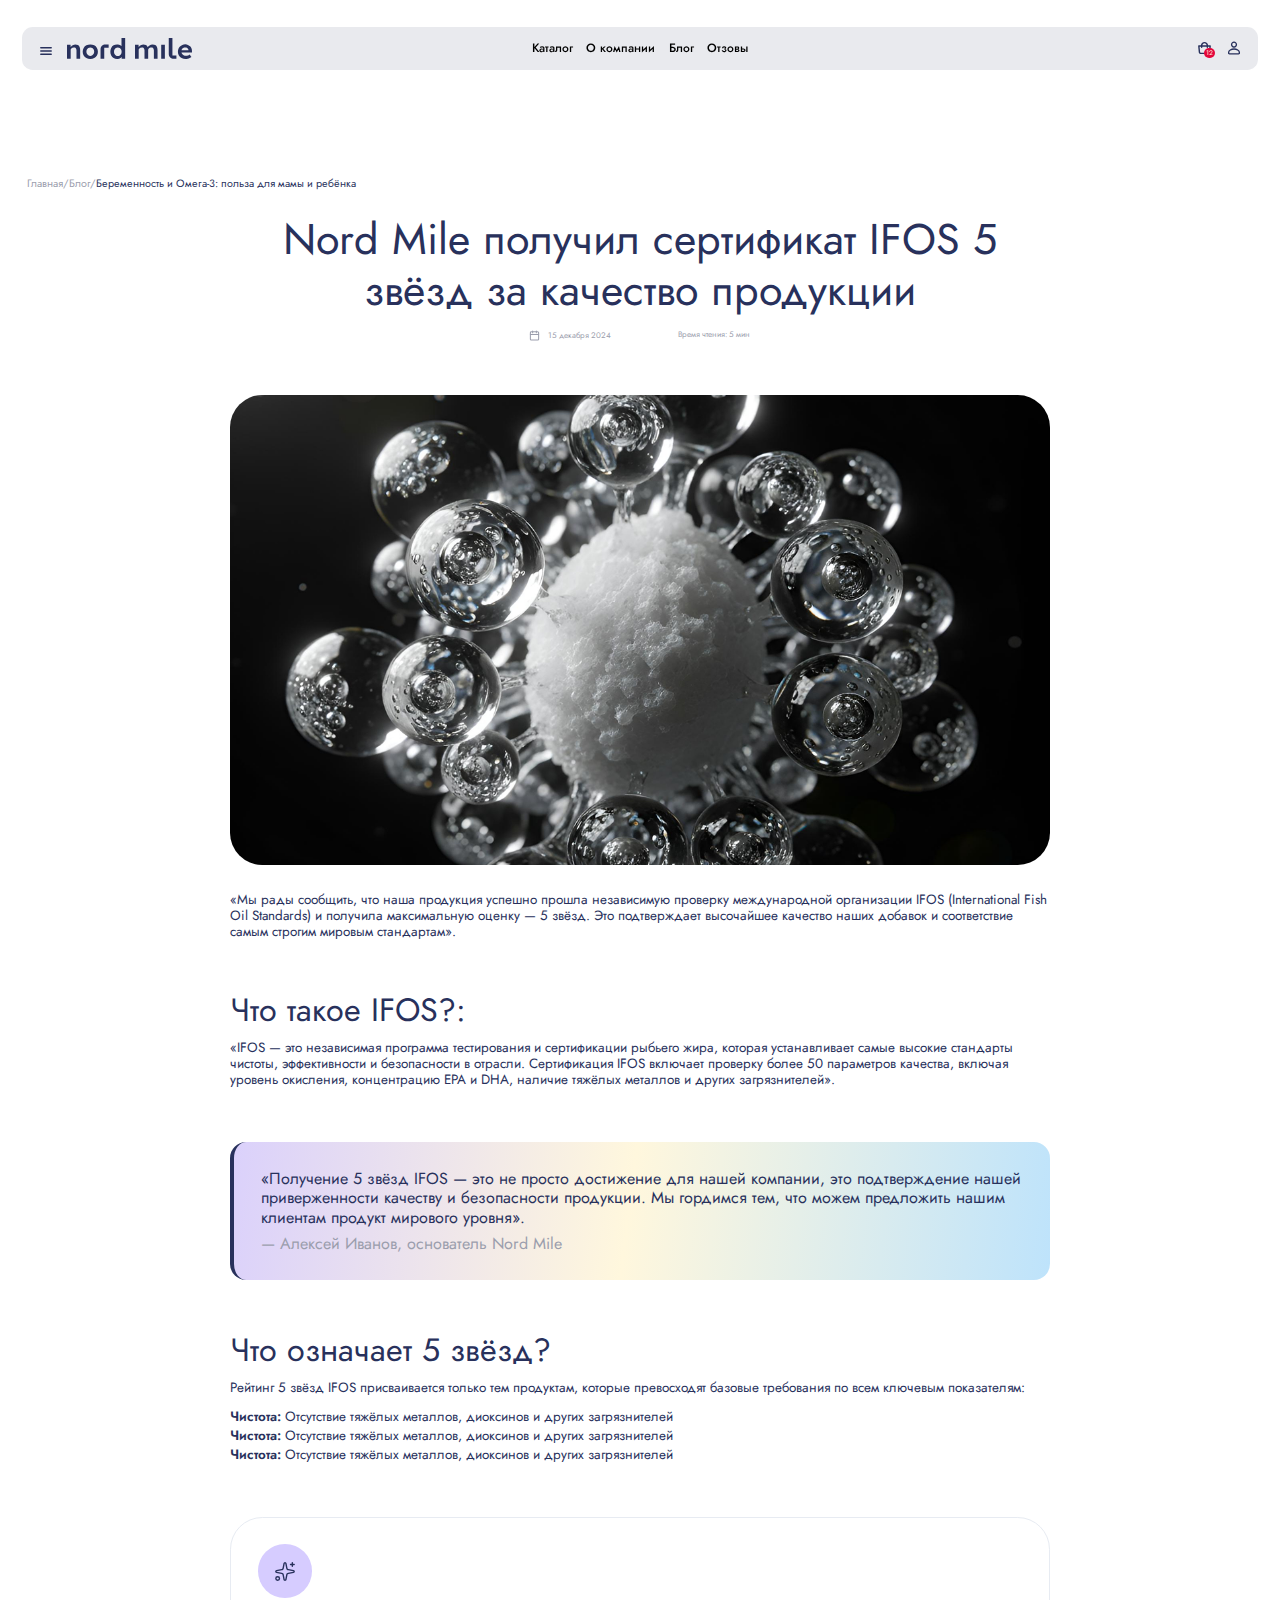
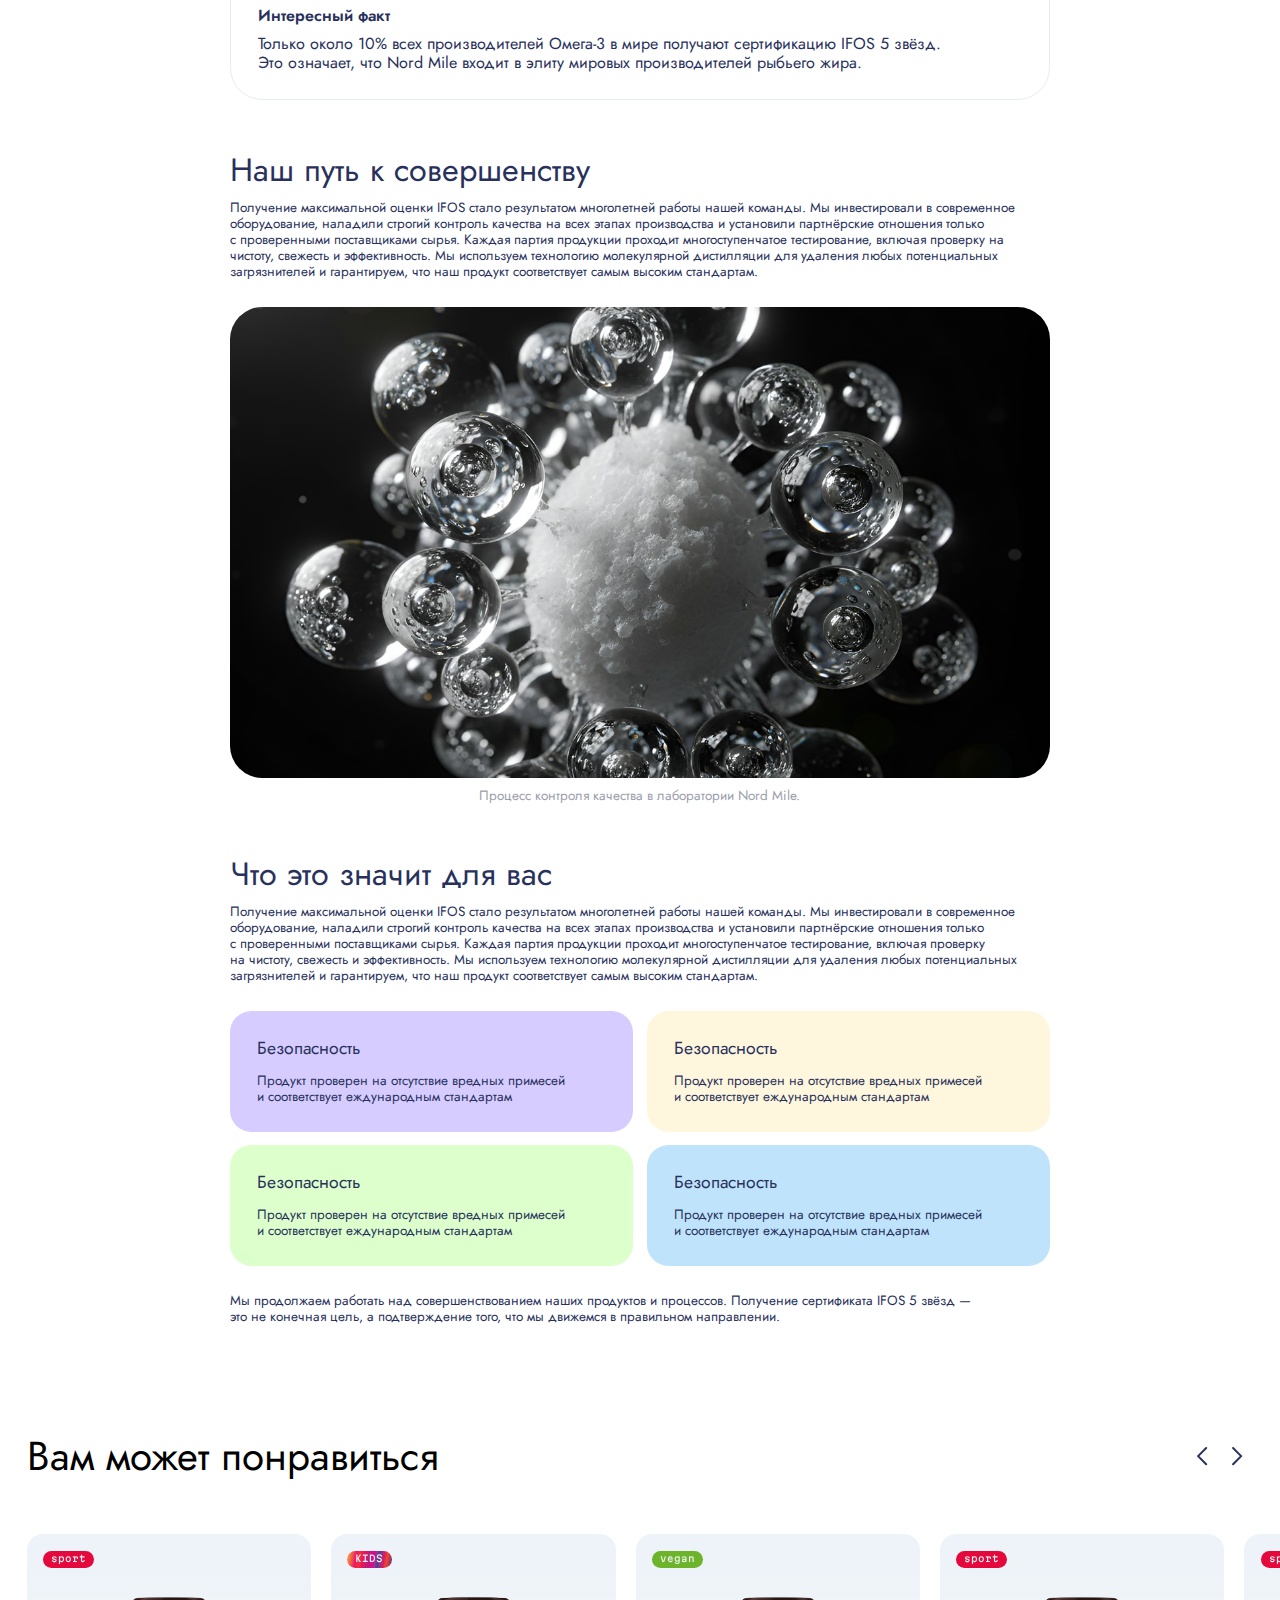
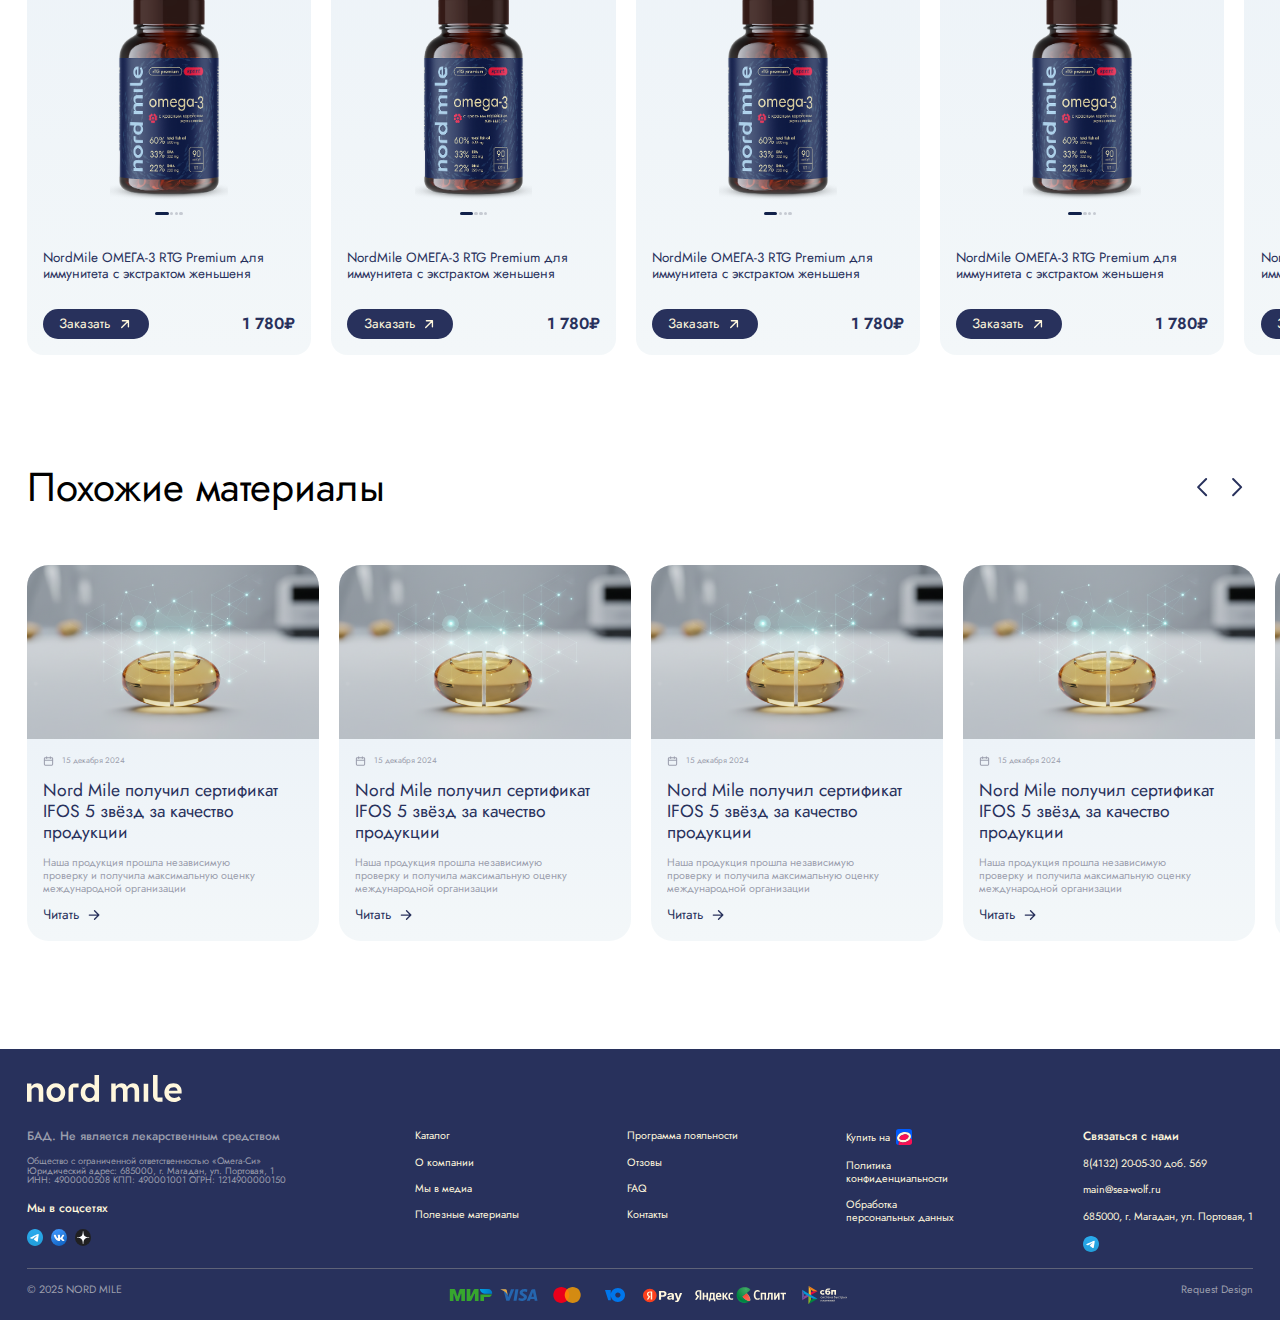
<file: blog__details.html>
<!DOCTYPE html>
<html lang="ru">
<head>
  <meta charset="UTF-8">
  <meta name="viewport" content="width=device-width, initial-scale=1.0">
  <title>Блог детальная</title>

  <link rel="stylesheet" href="main.css">

  <!-- SEO-Parameters -->
  <meta name="keywords" content="ключевые слова">
  <meta name="description" content="описание">

  <!--  Favicon -->
  <link rel="icon" type="image/png" sizes="32x32" href="путь к иконке">
</head>
<body>
  <div class="wrapper">
    <header>
      <div class="header header__container-alt">
        <div class="header-block__start">
          <div class="burger">
            <img src="src/img/burger.svg" alt="" class="burger-img">
          </div>
  
          <a href="main.html" class="logo-header">
            <img src="src/img/logo__header.svg" alt="" class="logo-header__img">
          </a>
        </div>

        <nav class="nav-header">
          <ul class="nav-header__list">
            <li class="nav-header__list-item">
              <a href="catalog.html" class="nav-header__list-item__link lable__18-m">
                Каталог
              </a>
            </li>
            <li class="nav-header__list-item">
              <a href="about.html" class="nav-header__list-item__link lable__18-m">
                О компании
              </a>
            </li>
            <li class="nav-header__list-item">
              <a href="blog.html" class="nav-header__list-item__link lable__18-m">
                Блог
              </a>
            </li>
            <li class="nav-header__list-item">
              <a href="reviews.html" class="nav-header__list-item__link lable__18-m">
                Отзовы
              </a>
            </li>
          </ul>
        </nav>

        <div class="block-header-icon">
          <a href="cart.html" class="block-header__shop block-header-item">
            <img src="src/img/shop__bag.svg" alt="" class="block-header__shop-img">

            <span class="block-header__shop__counter">
              12
            </span>
          </a>
          <a href="" class="block-header__person block-header-item">
            <img src="src/img/personal__account.svg" alt="" class="block-header__person-img">
          </a>
        </div>
      </div>
    </header>
  
    <main class="page">
      <!-- media-details /// copy-->
      <section>
        <div class="_container">
          <div class="body__16 bread-crumbs">
            <a href="" class="bread-crumbs__back">
              Главная/
            </a>
            <a href="" class="bread-crumbs__back">
              Блог/
            </a>
            <p class="bread-crumbs__now">
              Беременность и Омега-3: польза для мамы и ребёнка
            </p>
          </div>

          <div class="container-mediapage">
            <div class="container-mediapage-head">
              <div class="h2-alt container-mediapage-head-title">
                Nord Mile получил сертификат IFOS 5 звёзд за качество продукции
              </div>

              <div class="container-mediapage-head-content">
                <div class="container-mediapage-head__date">
                  <span class="media-card__content-date__img">
                    <img src="src/img/media__svf.svg" alt="">
                  </span>

                  <p class="container-mediapage-head__text body__small">
                    15 декабря 2024
                  </p>
                </div>

                <p class="body__small container-mediapage-head_read">
                  Время чтения: 5 мин
                </p>
              </div>
            </div>

            <div class="container-mediapage-img-content">
              <div class="container-mediapage-img-content__img">
                <img src="src/img/media-details.png" alt="">
              </div>

              <p class="container-mediapage-img-content__text lable__20">
                «Мы рады сообщить, что наша продукция успешно прошла независимую проверку международной организации IFOS (International Fish Oil Standards) и получила максимальную оценку — 5 звёзд. Это подтверждает высочайшее качество наших добавок и соответствие самым строгим мировым стандартам».
              </p>
            </div>

            <div class="container-mediapage-hgroup">
              <div class="title__48 container-mediapage-hgroup__title">
                Что такое IFOS?: 
              </div>

              <p class="container-mediapage-hgroup__text lable__20">
                «IFOS — это независимая программа тестирования и сертификации рыбьего жира, которая устанавливает самые высокие стандарты чистоты, эффективности и безопасности в отрасли. Сертификация IFOS включает проверку более 50 параметров качества, включая уровень окисления, концентрацию EPA и DHA, наличие тяжёлых металлов и других загрязнителей».
              </p>
            </div>

            <div class="container-mediapage-block">
              <p class="body__24 container-mediapage-block-text">
                «Получение 5 звёзд IFOS — это не просто достижение для нашей компании, это подтверждение нашей приверженности качеству и безопасности продукции. Мы гордимся тем, что можем предложить нашим клиентам продукт мирового уровня».
              </p>

              <span class="body__24 container-mediapage-block-autor">
                — Алексей Иванов, основатель Nord Mile
              </span>
            </div>

            <div class="container-mediapage-hgroup-alt">
              <div class="title__48 container-mediapage-hgroup__title">
                Что означает 5 звёзд? 
              </div>

              <p class="container-mediapage-hgroup__text lable__20">
                Рейтинг 5 звёзд IFOS присваивается только тем продуктам, которые превосходят базовые требования по всем ключевым показателям:
              </p>

              <div class="container-mediapage-hgroup-alt__list">
                <p class="container-mediapage-hgroup-alt__list-item_text body__20">
                  <span class="container-mediapage-hgroup-alt__list_text-span">
                    Чистота:
                  </span>
                   Отсутствие тяжёлых металлов, диоксинов и других загрязнителей
                </p>

                <p class="container-mediapage-hgroup-alt__list-item_text body__20">
                  <span class="container-mediapage-hgroup-alt__list_text-span">
                    Чистота:
                  </span>
                   Отсутствие тяжёлых металлов, диоксинов и других загрязнителей
                </p>

                <p class="container-mediapage-hgroup-alt__list-item_text body__20">
                  <span class="container-mediapage-hgroup-alt__list_text-span">
                    Чистота:
                  </span>
                   Отсутствие тяжёлых металлов, диоксинов и других загрязнителей
                </p>
              </div>
            </div>

            <div class="container-mediapage-block-box">
              <div class="container-mediapage-block-box__img"> 
                <img src="src/img/adv__01.svg" alt="">
              </div>

              <span class="container-mediapage-block-box-title title__24">
                Интересный факт 
              </span>

              <p class="body__24 container-mediapage-block-box-text">
                Только около 10% всех производителей Омега-3 в мире получают сертификацию IFOS 5 звёзд. <br>
                Это означает, что Nord Mile входит в элиту мировых производителей рыбьего жира.
              </p>
            </div>

            <div class="container-mediapage-blockalt">
              <div class="container-mediapage-blockalt__hgroup">
                <div class="title__48 container-mediapage-hgroup__title">
                  Наш путь к совершенству
                </div>
  
                <p class="container-mediapage-hgroup__text lable__20">
                  Получение максимальной оценки IFOS стало результатом многолетней работы нашей команды. Мы инвестировали в современное оборудование, наладили строгий контроль качества на всех этапах производства и установили партнёрские отношения только с проверенными поставщиками сырья.
                  Каждая партия продукции проходит многоступенчатое тестирование, включая проверку на чистоту, свежесть и эффективность. Мы используем технологию молекулярной дистилляции для удаления любых потенциальных загрязнителей и гарантируем, что наш продукт соответствует самым высоким стандартам.
                </p>
              </div>

              <div class="container-mediapage-blockalt__block">
                <div class="container-mediapage-img-content__img">
                  <img src="src/img/media-details.png" alt="">
                </div>
                <span class="container-mediapage-blockal__block-text lable__20">
                  Процесс контроля качества в лаборатории Nord Mile.
                </span>
              </div>
            </div>

            <div class="container-mediapage-what">
              <div class="container-mediapage-what__hgroup">
                <div class="title__48 container-mediapage-hgroup__title">
                  Что это значит для вас
                </div>
  
                <p class="container-mediapage-hgroup__text lable__20">
                  Получение максимальной оценки IFOS стало результатом многолетней работы нашей команды. Мы инвестировали в современное оборудование, наладили строгий контроль качества на всех этапах производства и установили партнёрские отношения только с проверенными поставщиками сырья.
                  Каждая партия продукции проходит многоступенчатое тестирование, включая проверку на чистоту, свежесть и эффективность. Мы используем технологию молекулярной дистилляции для удаления любых потенциальных загрязнителей и гарантируем, что наш продукт соответствует самым высоким стандартам.
                </p>
              </div>

              <div class="container-mediapage-what__block">
                <div class="container-mediapage-what__block-box">
                  <span class="container-mediapage-what__block-box-title title__26">
                    Безопасность
                  </span>

                  <p class="container-mediapage-what__block-box-text body__20">
                    Продукт проверен на отсутствие вредных примесей и соответствует еждународным стандартам
                  </p>
                </div>
                <div class="container-mediapage-what__block-box">
                  <span class="container-mediapage-what__block-box-title title__26">
                    Безопасность
                  </span>

                  <p class="container-mediapage-what__block-box-text body__20">
                    Продукт проверен на отсутствие вредных примесей и соответствует еждународным стандартам
                  </p>
                </div>
                <div class="container-mediapage-what__block-box">
                  <span class="container-mediapage-what__block-box-title title__26">
                    Безопасность
                  </span>

                  <p class="container-mediapage-what__block-box-text body__20">
                    Продукт проверен на отсутствие вредных примесей и соответствует еждународным стандартам
                  </p>
                </div>
                <div class="container-mediapage-what__block-box">
                  <span class="container-mediapage-what__block-box-title title__26">
                    Безопасность
                  </span>

                  <p class="container-mediapage-what__block-box-text body__20">
                    Продукт проверен на отсутствие вредных примесей и соответствует еждународным стандартам
                  </p>
                </div>
              </div>

              <p class="container-mediapage-hgroup__text lable__20">
                Мы продолжаем работать над совершенствованием наших продуктов и процессов. Получение сертификата IFOS 5 звёзд — это не конечная цель, а подтверждение того, что мы движемся в правильном направлении.
              </p>              
            </div>
          </div>
        </div>
      </section>

      <!-- section-catalog /// copy-->
      <section class="section-catalog">
        <div class="_container-slider">
          <div class="container-head">
            <div class="h3">
              Вам может понравиться
            </div>

            <div class="head__block-btn">
              <button class="head-btn head-btn__catalog-left">
                <svg viewBox="0 0 48 48" fill="none" xmlns="http://www.w3.org/2000/svg">
                <path d="M30 12L18 24L30 36" stroke="#28315C" stroke-width="3" stroke-linecap="round" stroke-linejoin="round"/>
                </svg>
              </button>

              <button class="head-btn head-btn__catalog-right">
                <svg viewBox="0 0 48 48" fill="none" xmlns="http://www.w3.org/2000/svg">
                <path d="M18 36L30 24L18 12" stroke="#28315C" stroke-width="3" stroke-linecap="round" stroke-linejoin="round"/>
                </svg>
              </button>
            </div>
          </div>
        </div>

        <div class="container-slider _container-indent swiper catalog-swiper">
          <div class="swiper-wrapper">
            <div class="swiper-slide">
              <div class="card-catalog">
                <span class="card-catalog__tag-01 card-catalog__tags body__small-03">
                  <span class="card-catalog__tags-text">
                    sport
                  </span>
                </span>
  
                <div class="card-catalog__block-img swiper card-image-swiper">
                  <div class="swiper-wrapper">
                    <div class="card-catalog__img-item swiper-slide">
                      <img src="src/img/img___01.png" alt="">
                    </div>
                    <div class="card-catalog__img-item swiper-slide">
                      <img src="src/img/img___01.png" alt="">
                    </div>
                    <div class="card-catalog__img-item swiper-slide">
                      <img src="src/img/img___01.png" alt="">
                    </div>
                    <div class="card-catalog__img-item swiper-slide">
                      <img src="src/img/img___01.png" alt="">
                    </div>
                  </div>

                  <!-- Пагинация для внутреннего слайдера -->
                  <div class="swiper-pagination card-image-pagination"></div>
                </div>
  
                <div class="card-catalog__content">
                  <p class="card-catalog__content-text lable__20">
                    NordMile ОМЕГА-3 RTG Premium 
                    для иммунитета c экстрактом женьшеня 
                  </p>
  
                  <div class="card-catalog__content-info">
                    <a href=""  class="btn-primary">
                      <p class="lable__20">
                        Заказать
                      </p>
  
                      <span>
                        <svg viewBox="0 0 24 24" fill="none" xmlns="http://www.w3.org/2000/svg">
                        <path d="M17 7L7 17M17 7H8M17 7V16" stroke="#FFF7DD" stroke-width="2" stroke-linecap="round" stroke-linejoin="round"/>
                        </svg>
                      </span>
                    </a>
  
                    <span class="card-catalog__info-price title__24">
                      1 780₽
                    </span>
                  </div>
                </div>
              </div>
            </div>
            <div class="swiper-slide">
              <div class="card-catalog">
                <span class="card-catalog__tag-02 card-catalog__tags body__small-03">
                  <span class="card-catalog__tags-text">
                    KIDS
                  </span>
                </span>
  
                <div class="card-catalog__block-img swiper card-image-swiper">
                  <div class="swiper-wrapper">
                    <div class="card-catalog__img-item swiper-slide">
                      <img src="src/img/img___01.png" alt="">
                    </div>
                    <div class="card-catalog__img-item swiper-slide">
                      <img src="src/img/img___01.png" alt="">
                    </div>
                    <div class="card-catalog__img-item swiper-slide">
                      <img src="src/img/img___01.png" alt="">
                    </div>
                    <div class="card-catalog__img-item swiper-slide">
                      <img src="src/img/img___01.png" alt="">
                    </div>
                  </div>

                  <!-- Пагинация для внутреннего слайдера -->
                  <div class="swiper-pagination card-image-pagination"></div>
                </div>
  
                <div class="card-catalog__content">
                  <p class="card-catalog__content-text lable__20">
                    NordMile ОМЕГА-3 RTG Premium 
                    для иммунитета c экстрактом женьшеня 
                  </p>
  
                  <div class="card-catalog__content-info">
                    <a href=""  class="btn-primary">
                      <p class="lable__20">
                        Заказать
                      </p>
  
                      <span>
                        <svg viewBox="0 0 24 24" fill="none" xmlns="http://www.w3.org/2000/svg">
                        <path d="M17 7L7 17M17 7H8M17 7V16" stroke="#FFF7DD" stroke-width="2" stroke-linecap="round" stroke-linejoin="round"/>
                        </svg>
                      </span>
                    </a>
  
                    <span class="card-catalog__info-price title__24">
                      1 780₽
                    </span>
                  </div>
                </div>
              </div>
            </div>
            <div class="swiper-slide">
              <div class="card-catalog">
                <span class="card-catalog__tag-03 card-catalog__tags body__small-03">
                  <span class="card-catalog__tags-text">
                    vegan
                  </span>
                </span>
  
                <div class="card-catalog__block-img swiper card-image-swiper">
                  <div class="swiper-wrapper">
                    <div class="card-catalog__img-item swiper-slide">
                      <img src="src/img/img___01.png" alt="">
                    </div>
                    <div class="card-catalog__img-item swiper-slide">
                      <img src="src/img/img___01.png" alt="">
                    </div>
                    <div class="card-catalog__img-item swiper-slide">
                      <img src="src/img/img___01.png" alt="">
                    </div>
                    <div class="card-catalog__img-item swiper-slide">
                      <img src="src/img/img___01.png" alt="">
                    </div>
                  </div>

                  <!-- Пагинация для внутреннего слайдера -->
                  <div class="swiper-pagination card-image-pagination"></div>
                </div>
  
                <div class="card-catalog__content">
                  <p class="card-catalog__content-text lable__20">
                    NordMile ОМЕГА-3 RTG Premium 
                    для иммунитета c экстрактом женьшеня 
                  </p>
  
                  <div class="card-catalog__content-info">
                    <a href=""  class="btn-primary">
                      <p class="lable__20">
                        Заказать
                      </p>
  
                      <span>
                        <svg viewBox="0 0 24 24" fill="none" xmlns="http://www.w3.org/2000/svg">
                        <path d="M17 7L7 17M17 7H8M17 7V16" stroke="#FFF7DD" stroke-width="2" stroke-linecap="round" stroke-linejoin="round"/>
                        </svg>
                      </span>
                    </a>
  
                    <span class="card-catalog__info-price title__24">
                      1 780₽
                    </span>
                  </div>
                </div>
              </div>
            </div>
            <div class="swiper-slide">
              <div class="card-catalog">
                <span class="card-catalog__tag-01 card-catalog__tags body__small-03">
                  <span class="card-catalog__tags-text">
                    sport
                  </span>
                </span>
  
                <div class="card-catalog__block-img swiper card-image-swiper">
                  <div class="swiper-wrapper">
                    <div class="card-catalog__img-item swiper-slide">
                      <img src="src/img/img___01.png" alt="">
                    </div>
                    <div class="card-catalog__img-item swiper-slide">
                      <img src="src/img/img___01.png" alt="">
                    </div>
                    <div class="card-catalog__img-item swiper-slide">
                      <img src="src/img/img___01.png" alt="">
                    </div>
                    <div class="card-catalog__img-item swiper-slide">
                      <img src="src/img/img___01.png" alt="">
                    </div>
                  </div>

                  <!-- Пагинация для внутреннего слайдера -->
                  <div class="swiper-pagination card-image-pagination"></div>
                </div>
  
                <div class="card-catalog__content">
                  <p class="card-catalog__content-text lable__20">
                    NordMile ОМЕГА-3 RTG Premium 
                    для иммунитета c экстрактом женьшеня 
                  </p>
  
                  <div class="card-catalog__content-info">
                    <a href=""  class="btn-primary">
                      <p class="lable__20">
                        Заказать
                      </p>
  
                      <span>
                        <svg viewBox="0 0 24 24" fill="none" xmlns="http://www.w3.org/2000/svg">
                        <path d="M17 7L7 17M17 7H8M17 7V16" stroke="#FFF7DD" stroke-width="2" stroke-linecap="round" stroke-linejoin="round"/>
                        </svg>
                      </span>
                    </a>
  
                    <span class="card-catalog__info-price title__24">
                      1 780₽
                    </span>
                  </div>
                </div>
              </div>
            </div>
            <div class="swiper-slide">
              <div class="card-catalog">
                <span class="card-catalog__tag-01 card-catalog__tags body__small-03">
                  <span class="card-catalog__tags-text">
                    sport
                  </span>
                </span>
  
                <div class="card-catalog__block-img swiper card-image-swiper">
                  <div class="swiper-wrapper">
                    <div class="card-catalog__img-item swiper-slide">
                      <img src="src/img/img___01.png" alt="">
                    </div>
                    <div class="card-catalog__img-item swiper-slide">
                      <img src="src/img/img___01.png" alt="">
                    </div>
                    <div class="card-catalog__img-item swiper-slide">
                      <img src="src/img/img___01.png" alt="">
                    </div>
                    <div class="card-catalog__img-item swiper-slide">
                      <img src="src/img/img___01.png" alt="">
                    </div>
                  </div>

                  <!-- Пагинация для внутреннего слайдера -->
                  <div class="swiper-pagination card-image-pagination"></div>
                </div>
  
                <div class="card-catalog__content">
                  <p class="card-catalog__content-text lable__20">
                    NordMile ОМЕГА-3 RTG Premium 
                    для иммунитета c экстрактом женьшеня 
                  </p>
  
                  <div class="card-catalog__content-info">
                    <a href=""  class="btn-primary">
                      <p class="lable__20">
                        Заказать
                      </p>
  
                      <span>
                        <svg viewBox="0 0 24 24" fill="none" xmlns="http://www.w3.org/2000/svg">
                        <path d="M17 7L7 17M17 7H8M17 7V16" stroke="#FFF7DD" stroke-width="2" stroke-linecap="round" stroke-linejoin="round"/>
                        </svg>
                      </span>
                    </a>
  
                    <span class="card-catalog__info-price title__24">
                      1 780₽
                    </span>
                  </div>
                </div>
              </div>
            </div>
            <div class="swiper-slide">
              <div class="card-catalog">
                <span class="card-catalog__tag-01 card-catalog__tags body__small-03">
                  <span class="card-catalog__tags-text">
                    sport
                  </span>
                </span>
  
                <div class="card-catalog__block-img swiper card-image-swiper">
                  <div class="swiper-wrapper">
                    <div class="card-catalog__img-item swiper-slide">
                      <img src="src/img/img___01.png" alt="">
                    </div>
                    <div class="card-catalog__img-item swiper-slide">
                      <img src="src/img/img___01.png" alt="">
                    </div>
                    <div class="card-catalog__img-item swiper-slide">
                      <img src="src/img/img___01.png" alt="">
                    </div>
                    <div class="card-catalog__img-item swiper-slide">
                      <img src="src/img/img___01.png" alt="">
                    </div>
                  </div>

                  <!-- Пагинация для внутреннего слайдера -->
                  <div class="swiper-pagination card-image-pagination"></div>
                </div>
  
                <div class="card-catalog__content">
                  <p class="card-catalog__content-text lable__20">
                    NordMile ОМЕГА-3 RTG Premium 
                    для иммунитета c экстрактом женьшеня 
                  </p>
  
                  <div class="card-catalog__content-info">
                    <a href=""  class="btn-primary">
                      <p class="lable__20">
                        Заказать
                      </p>
  
                      <span>
                        <svg viewBox="0 0 24 24" fill="none" xmlns="http://www.w3.org/2000/svg">
                        <path d="M17 7L7 17M17 7H8M17 7V16" stroke="#FFF7DD" stroke-width="2" stroke-linecap="round" stroke-linejoin="round"/>
                        </svg>
                      </span>
                    </a>
  
                    <span class="card-catalog__info-price title__24">
                      1 780₽
                    </span>
                  </div>
                </div>
              </div>
            </div>
            <div class="swiper-slide">
              <div class="card-catalog">
                <span class="card-catalog__tag-01 card-catalog__tags body__small-03">
                  <span class="card-catalog__tags-text">
                    sport
                  </span>
                </span>
  
                <div class="card-catalog__block-img swiper card-image-swiper">
                  <div class="swiper-wrapper">
                    <div class="card-catalog__img-item swiper-slide">
                      <img src="src/img/img___01.png" alt="">
                    </div>
                    <div class="card-catalog__img-item swiper-slide">
                      <img src="src/img/img___01.png" alt="">
                    </div>
                    <div class="card-catalog__img-item swiper-slide">
                      <img src="src/img/img___01.png" alt="">
                    </div>
                    <div class="card-catalog__img-item swiper-slide">
                      <img src="src/img/img___01.png" alt="">
                    </div>
                  </div>

                  <!-- Пагинация для внутреннего слайдера -->
                  <div class="swiper-pagination card-image-pagination"></div>
                </div>
  
                <div class="card-catalog__content">
                  <p class="card-catalog__content-text lable__20">
                    NordMile ОМЕГА-3 RTG Premium 
                    для иммунитета c экстрактом женьшеня 
                  </p>
  
                  <div class="card-catalog__content-info">
                    <a href=""  class="btn-primary">
                      <p class="lable__20">
                        Заказать
                      </p>
  
                      <span>
                        <svg viewBox="0 0 24 24" fill="none" xmlns="http://www.w3.org/2000/svg">
                        <path d="M17 7L7 17M17 7H8M17 7V16" stroke="#FFF7DD" stroke-width="2" stroke-linecap="round" stroke-linejoin="round"/>
                        </svg>
                      </span>
                    </a>
  
                    <span class="card-catalog__info-price title__24">
                      1 780₽
                    </span>
                  </div>
                </div>
              </div>
            </div>

          </div>
        </div>
      </section>

      <!-- section-blog  copy-->
      <section class="section-blog">
        <div class="_container-slider">
          <div class="container-head">
            <div class="h3">
              Похожие материалы
            </div>

            <div class="head__block-btn">
              <button class="head-btn blog-btn__catalog-left">
                <svg viewBox="0 0 48 48" fill="none" xmlns="http://www.w3.org/2000/svg">
                <path d="M30 12L18 24L30 36" stroke="#28315C" stroke-width="3" stroke-linecap="round" stroke-linejoin="round"/>
                </svg>
              </button>

              <button class="head-btn blog-btn__catalog-right">
                <svg viewBox="0 0 48 48" fill="none" xmlns="http://www.w3.org/2000/svg">
                <path d="M18 36L30 24L18 12" stroke="#28315C" stroke-width="3" stroke-linecap="round" stroke-linejoin="round"/>
                </svg>
              </button>
            </div>
          </div>
        </div>

        <div class="container-slider _container-indent swiper blog-swiper">
          <div class="swiper-wrapper">

            <div class="swiper-slide">
              <div class="media-card">
                <div class="media-card__img">
                  <img src="src/img/card-blog__01.png" alt="">
                </div>
                
                <div class="media-card__content">
                  <div class="media-card__content-date">
                    <span class="media-card__content-date__img">
                      <img src="src/img/media__svf.svg" alt="">
                    </span>

                    <p class="media-card__content-date__text body__small">
                      15 декабря 2024
                    </p>
                  </div>

                  <div class="media-card__title title__26">
                    Nord Mile получил сертификат IFOS 5 звёзд за качество продукции
                  </div>

                  <p class="media-card__text body__16">
                    Наша продукция прошла независимую проверку и получила максимальную оценку международной организации
                  </p>

                  <a href="" class="media-card__link">
                    <p class="lable__20">
                      Читать
                    </p>

                    <span>
                      <svg viewBox="0 0 24 24" fill="none" xmlns="http://www.w3.org/2000/svg">
                      <path d="M19.0711 12.0008H4.92893M19.0711 12.0008L12.7071 5.63679M19.0711 12.0008L12.7071 18.3647" stroke="#28315C" stroke-width="2" stroke-linecap="round" stroke-linejoin="round"/>
                      </svg>
                    </span>
                  </a>
                </div>
              </div>
            </div>
            <div class="swiper-slide">
              <div class="media-card">
                <div class="media-card__img">
                  <img src="src/img/card-blog__01.png" alt="">
                </div>
                
                <div class="media-card__content">
                  <div class="media-card__content-date">
                    <span class="media-card__content-date__img">
                      <img src="src/img/media__svf.svg" alt="">
                    </span>

                    <p class="media-card__content-date__text body__small">
                      15 декабря 2024
                    </p>
                  </div>

                  <div class="media-card__title title__26">
                    Nord Mile получил сертификат IFOS 5 звёзд за качество продукции
                  </div>

                  <p class="media-card__text body__16">
                    Наша продукция прошла независимую проверку и получила максимальную оценку международной организации
                  </p>

                  <a href="" class="media-card__link">
                    <p class="lable__20">
                      Читать
                    </p>

                    <span>
                      <svg viewBox="0 0 24 24" fill="none" xmlns="http://www.w3.org/2000/svg">
                      <path d="M19.0711 12.0008H4.92893M19.0711 12.0008L12.7071 5.63679M19.0711 12.0008L12.7071 18.3647" stroke="#28315C" stroke-width="2" stroke-linecap="round" stroke-linejoin="round"/>
                      </svg>
                    </span>
                  </a>
                </div>
              </div>
            </div>
            <div class="swiper-slide">
              <div class="media-card">
                <div class="media-card__img">
                  <img src="src/img/card-blog__01.png" alt="">
                </div>
                
                <div class="media-card__content">
                  <div class="media-card__content-date">
                    <span class="media-card__content-date__img">
                      <img src="src/img/media__svf.svg" alt="">
                    </span>

                    <p class="media-card__content-date__text body__small">
                      15 декабря 2024
                    </p>
                  </div>

                  <div class="media-card__title title__26">
                    Nord Mile получил сертификат IFOS 5 звёзд за качество продукции
                  </div>

                  <p class="media-card__text body__16">
                    Наша продукция прошла независимую проверку и получила максимальную оценку международной организации
                  </p>

                  <a href="" class="media-card__link">
                    <p class="lable__20">
                      Читать
                    </p>

                    <span>
                      <svg viewBox="0 0 24 24" fill="none" xmlns="http://www.w3.org/2000/svg">
                      <path d="M19.0711 12.0008H4.92893M19.0711 12.0008L12.7071 5.63679M19.0711 12.0008L12.7071 18.3647" stroke="#28315C" stroke-width="2" stroke-linecap="round" stroke-linejoin="round"/>
                      </svg>
                    </span>
                  </a>
                </div>
              </div>
            </div>
            <div class="swiper-slide">
              <div class="media-card">
                <div class="media-card__img">
                  <img src="src/img/card-blog__01.png" alt="">
                </div>
                
                <div class="media-card__content">
                  <div class="media-card__content-date">
                    <span class="media-card__content-date__img">
                      <img src="src/img/media__svf.svg" alt="">
                    </span>

                    <p class="media-card__content-date__text body__small">
                      15 декабря 2024
                    </p>
                  </div>

                  <div class="media-card__title title__26">
                    Nord Mile получил сертификат IFOS 5 звёзд за качество продукции
                  </div>

                  <p class="media-card__text body__16">
                    Наша продукция прошла независимую проверку и получила максимальную оценку международной организации
                  </p>

                  <a href="" class="media-card__link">
                    <p class="lable__20">
                      Читать
                    </p>

                    <span>
                      <svg viewBox="0 0 24 24" fill="none" xmlns="http://www.w3.org/2000/svg">
                      <path d="M19.0711 12.0008H4.92893M19.0711 12.0008L12.7071 5.63679M19.0711 12.0008L12.7071 18.3647" stroke="#28315C" stroke-width="2" stroke-linecap="round" stroke-linejoin="round"/>
                      </svg>
                    </span>
                  </a>
                </div>
              </div>
            </div>
            <div class="swiper-slide">
              <div class="media-card">
                <div class="media-card__img">
                  <img src="src/img/card-blog__01.png" alt="">
                </div>
                
                <div class="media-card__content">
                  <div class="media-card__content-date">
                    <span class="media-card__content-date__img">
                      <img src="src/img/media__svf.svg" alt="">
                    </span>

                    <p class="media-card__content-date__text body__small">
                      15 декабря 2024
                    </p>
                  </div>

                  <div class="media-card__title title__26">
                    Nord Mile получил сертификат IFOS 5 звёзд за качество продукции
                  </div>

                  <p class="media-card__text body__16">
                    Наша продукция прошла независимую проверку и получила максимальную оценку международной организации
                  </p>

                  <a href="" class="media-card__link">
                    <p class="lable__20">
                      Читать
                    </p>

                    <span>
                      <svg viewBox="0 0 24 24" fill="none" xmlns="http://www.w3.org/2000/svg">
                      <path d="M19.0711 12.0008H4.92893M19.0711 12.0008L12.7071 5.63679M19.0711 12.0008L12.7071 18.3647" stroke="#28315C" stroke-width="2" stroke-linecap="round" stroke-linejoin="round"/>
                      </svg>
                    </span>
                  </a>
                </div>
              </div>
            </div>
          </div>
        </div>
      </section>
    </main>
  
    <footer>
      <div class="footer">
        
        <div class="footer-up">
          <a class="logo-footer">
            <img src="src/img/logo__footer.svg" alt="" class="logo-footer__img">
          </a>
          <div class="footer-up__container">

            <div class="foo-up__one">
              <div class="foo-up__one-box">
                <p class="foo-up__one-box__text lable__18-m">
                  БАД. Не является лекарственным средством
                </p>
                <p class="foo-up__one-box__info body__small-02">
                  Общество с ограниченной ответственностью  «Омега-Си» <br>
                  Юридический адрес: 685000, г. Магадан, ул.  Портовая, 1 <br>
                  ИНН: 4900000508  КПП: 490001001  ОГРН: 1214900000150
                </p>
              </div>
    
              <div class="foo-up__connection">
                <p class="foo-up__connection-text lable__18-m">
                  Мы в соцсетях
                </p>
    
                <div class="foo-up__social-icon">
                  <a href="" class="solcial-icon__link">
                    <img src="src/img/tg.svg" alt="" class="social-icon__link-img">
                  </a>
                  <a href="" class="solcial-icon__link">
                    <img src="src/img/vk.svg" alt="" class="social-icon__link-img">
                  </a>
                  <a href="" class="solcial-icon__link">
                    <img src="src/img/dzen.svg" alt="" class="social-icon__link-img">
                  </a>
                </div>
              </div>
            </div>
  
            <nav class="footer-nav">
              <ul class="footer-nav__list">
                <li class="footer-nav__list-item">
                  <a href="catalog.html" class="footer-nav__list-item__link body__16-alt">
                    Каталог
                  </a>
                </li>
                <li class="footer-nav__list-item">
                  <a href="about.html" class="footer-nav__list-item__link body__16-alt">
                    О компании
                  </a>
                </li>
                <li class="footer-nav__list-item">
                  <a href="media.html" class="footer-nav__list-item__link body__16-alt">
                    Мы в медиа
                  </a>
                </li>
                <li class="footer-nav__list-item">
                  <a href="" class="footer-nav__list-item__link body__16-alt">
                    Полезные материалы
                  </a>
                </li>
              </ul>
              
              <ul class="footer-nav__list">
                <li class="footer-nav__list-item">
                  <a href="loyalty__program.html" class="footer-nav__list-item__link body__16-alt">
                    Программа лояльности
                  </a>
                </li>
                <li class="footer-nav__list-item">
                  <a href="reviews.html" class="footer-nav__list-item__link body__16-alt">
                    Отзовы
                  </a>
                </li>
                <li class="footer-nav__list-item">
                  <a href="faq.html" class="footer-nav__list-item__link body__16-alt">
                    FAQ
                  </a>
                </li>
                <li class="footer-nav__list-item">
                  <a href="contacts.html" class="footer-nav__list-item__link body__16-alt">
                    Контакты
                  </a>
                </li>
              </ul>
  
              <ul class="footer-nav__list">
                <li class="footer-nav__list-item">
                  <a href="" class="footer-nav__list-item__link body__16-alt">
                    Купить на
  
                    <span class="footer-nav__list-item__link-img">
                      <img src="src/img/ozon.svg" alt="">
                    </span>
                  </a>
                </li>
                <li class="footer-nav__list-item">
                  <a href="privacy__policy.html" class="footer-nav__list-item__link body__16-alt">
                    Политика <br>
                    конфиденциальности
                  </a>
                </li>
                <li class="footer-nav__list-item">
                  <a href="" class="footer-nav__list-item__link body__16-alt">
                    Обработка <br>
                    персональных данных
                  </a>
                </li>
              </ul>
            </nav>
  
            <div class="foo-up__two">
              <p class="foo-up__two-text lable__18-m">
                Связаться с нами
              </p>
  
              <p class="foo-up__two-text body__16-alt">
                8(4132) 20-05-30 доб. 569
              </p>
  
              <p class="foo-up__two-text body__16-alt">
                main@sea-wolf.ru
              </p>
  
              <p class="foo-up__two-text body__16-alt">
                685000, г. Магадан, ул.  Портовая, 1
              </p>
  
              <a href="" class="foo-up__two-link">
                <img src="src/img/tg.svg" alt="">
              </a>
            </div>
          </div>
        </div>

        <div class="foo-up__one-box__mobile">
          <p class="foo-up__one-box__text lable__18-m">
            БАД. Не является лекарственным средством
          </p>
          <p class="foo-up__one-box__info body__small-02">
            Общество с ограниченной ответственностью  «Омега-Си» <br>
            Юридический адрес: 685000, г. Магадан, ул.  Портовая, 1 <br>
            ИНН: 4900000508  КПП: 490001001  ОГРН: 1214900000150
          </p>
        </div>

        <div class="footer-down">
          <span class="footer-down__date body__16">
            © 2025 NORD MILE
          </span>

          <div class="footer-down__card">
            <span class="footer-down__card-img">
              <img src="src/img/mir.svg" alt="">
            </span>
            <span class="footer-down__card-img">
              <img src="src/img/viza.svg" alt="">
            </span>
            <span class="footer-down__card-img">
              <img src="src/img/master.svg" alt="">
            </span>
            <span class="footer-down__card-img">
              <img src="src/img/master__02.svg" alt="">
            </span>
            <span class="footer-down__card-img">
              <img src="src/img/yandex__pay.svg" alt="">
            </span>
            <span class="footer-down__card-img">
              <img src="src/img/yandex__split.svg" alt="">
            </span>
            <span class="footer-down__card-img">
              <img src="src/img/spb.svg" alt="">
            </span>
          </div>

          <span class="footer-down__company body__16">
            Request Design
          </span>
        </div>
      </div>
    </footer>
  </div>

  <!-- burger-menu -->
  <div class="burger-menu">
    <div class="burger-content">
      
      <div class="burger-up">
        <div class="user-nav">
          <a href="" class="user-nav__link lable__18">
            <span class="user-nav__link-img user-nav__link-img__item">
              <img src="src/img/shop__bag.svg" alt="">

              <span class="block-header__shop__counter">
                123
              </span>
            </span>
            Корзина
          </a>
          <a href="" class="user-nav__link lable__18">
            <span class="user-nav__link-img">
              <img src="src/img/personal__account.svg" alt="">
            </span>
            Личный кабинет
          </a>
        </div>
        <span class="menu-close">
          <svg viewBox="0 0 24 24" fill="none" xmlns="http://www.w3.org/2000/svg">
          <path d="M12 12L7 7M12 12L17 17M12 12L17 7M12 12L7 17" stroke="#28315C" stroke-width="2" stroke-linecap="round" stroke-linejoin="round"/>
          </svg>
        </span>
      </div>

      <nav class="nav-burger">
        <a href="catalog.html" class="lable__18-m nav-burger__list-item__link">
          Каталог
        </a>
  
        <ul class="nav-burger__list">
          <li class="nav-burger__list-item">
            <a href="about.html" class="nav-burger__list-item__link lable__18">
              О компании
            </a>
          </li>
          <li class="nav-burger__list-item">
            <a href="media.html" class="nav-burger__list-item__link lable__18">
              Медиа о нас
            </a>
          </li>
          <li class="nav-burger__list-item">
            <a href="" class="nav-burger__list-item__link lable__18">
              Полезные материалы
            </a>
          </li>
          <li class="nav-burger__list-item">
            <a href="loyalty__program.html" class="nav-burger__list-item__link lable__18">
              Программа лояльности
            </a>
          </li>
          <li class="nav-burger__list-item">
            <a href="reviews.html" class="nav-burger__list-item__link lable__18">
              Отзовы
            </a>
          </li>
          <li class="nav-burger__list-item">
            <a href="faq.html" class="nav-burger__list-item__link lable__18">
              FAQ
            </a>
          </li>
          <li class="nav-burger__list-item">
            <a href="contacts.html" class="nav-burger__list-item__link lable__18">
              Контакты
            </a>
          </li>
        </ul>
      </nav>
  
      <div class="burger-menu__connection">
        <p class="burger-menu__connection-text lable__18-m">
          Мы в соцсетях
        </p>
  
        <div class="burger-menu__social-icon">
          <a href="" class="burger-menu__solcial-icon__link">
            <img src="src/img/tg.svg" alt="" class="social-icon__link-img">
          </a>
          <a href="" class="burger-menu__solcial-icon__link">
            <img src="src/img/vk.svg" alt="" class="social-icon__link-img">
          </a>
          <a href="" class="burger-menu__solcial-icon__link">
            <img src="src/img/dzen.svg" alt="" class="social-icon__link-img">
          </a>
        </div>
      </div>
    </div>
  </div>

  <script src="src/js/swiper__all.js"></script>
  <script src="src/swiper/swiper-bundle.min.js"></script>
    <script src="src/js/modal__all.js"></script>
</body>
</html>
</file>
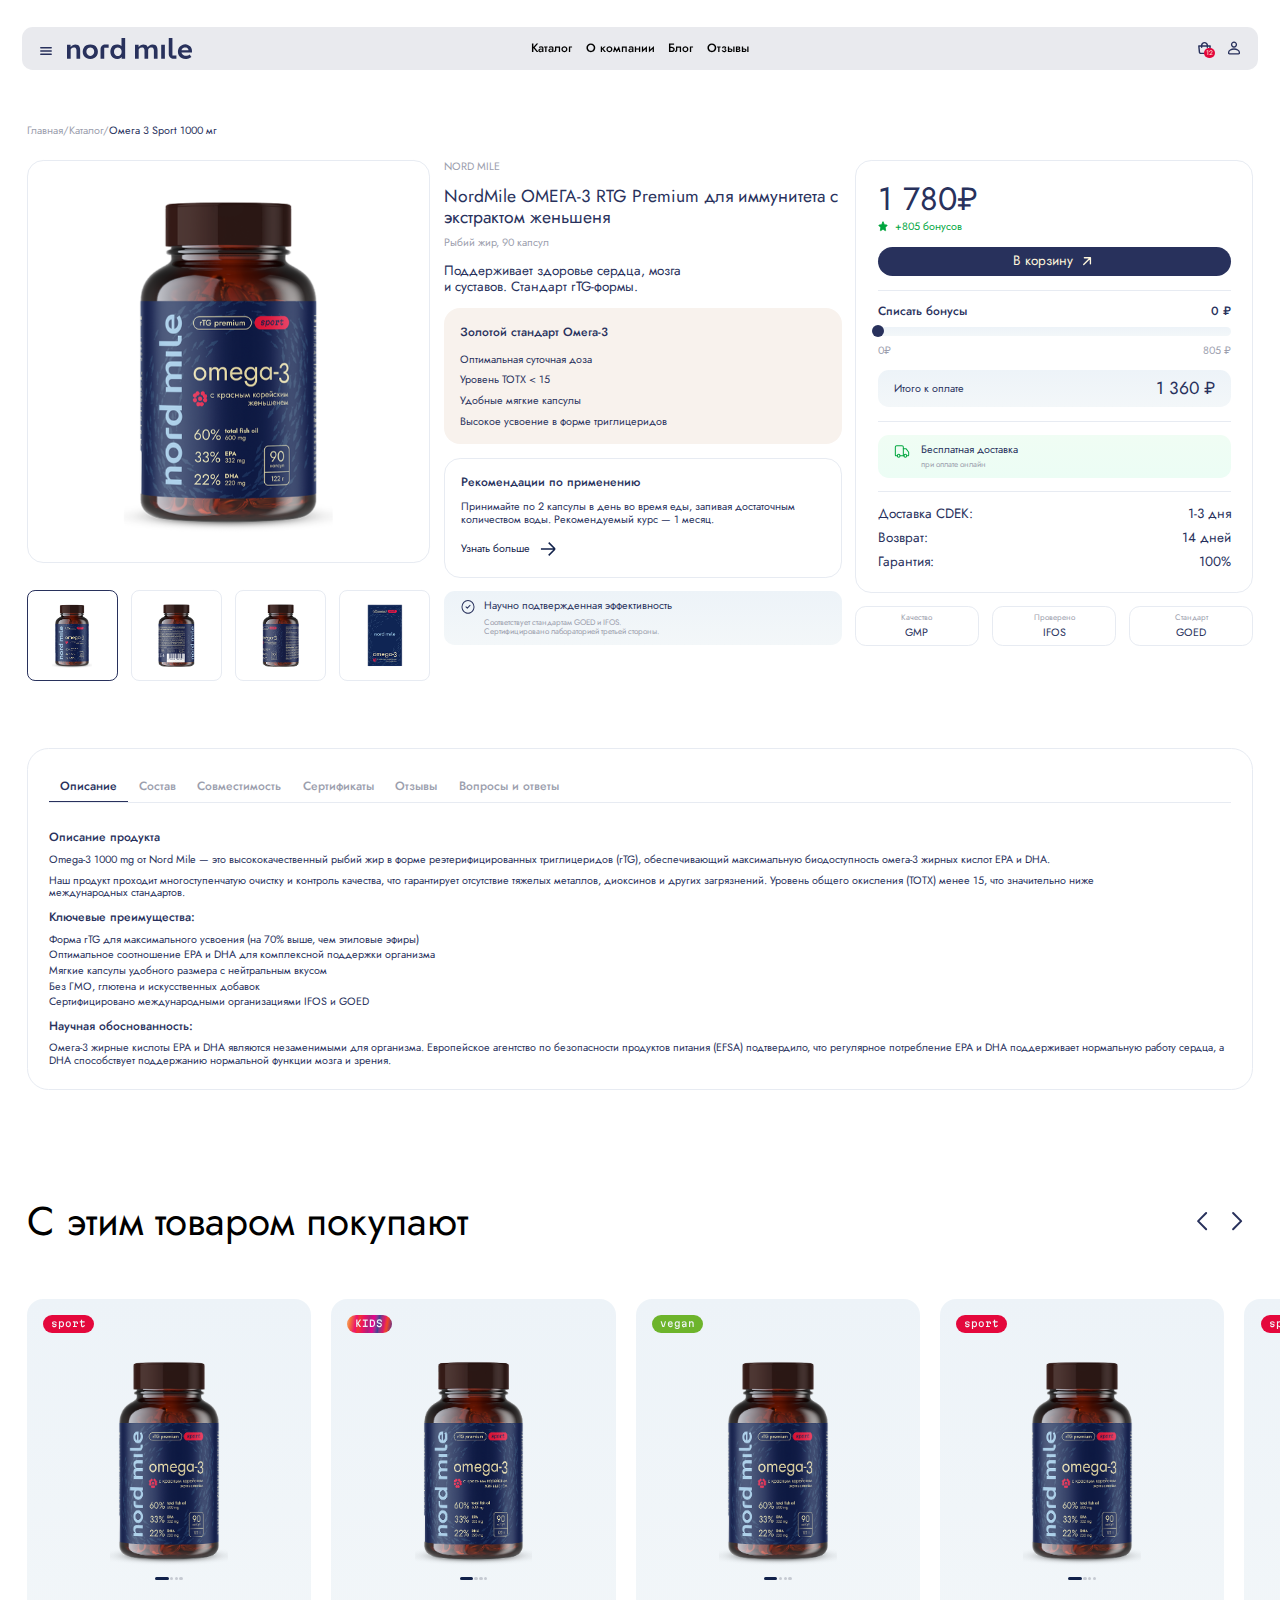
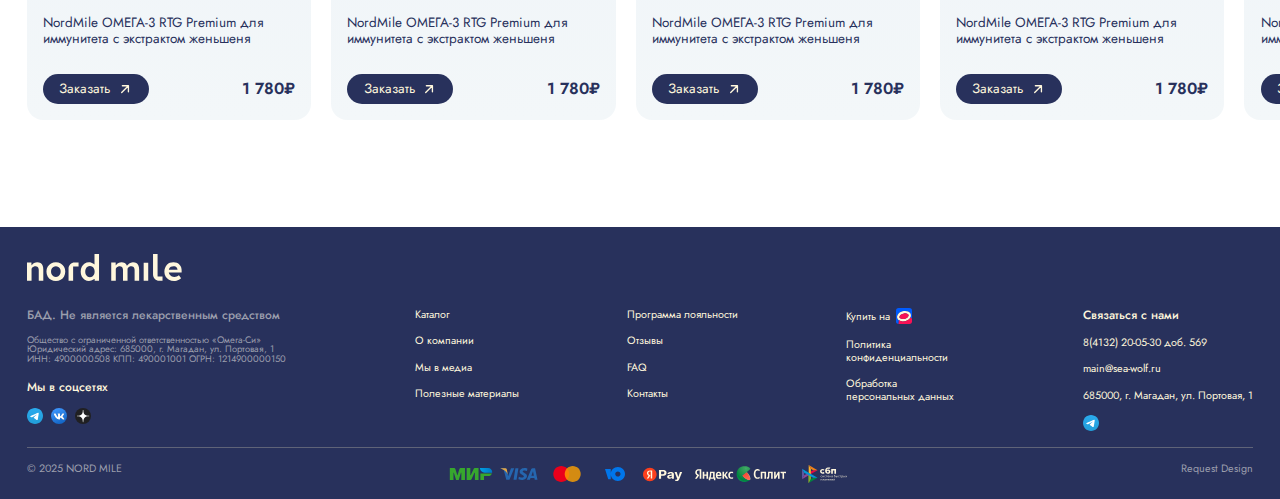
<file: card.html>
<!DOCTYPE html>
<html lang="ru">
<head>
  <meta charset="UTF-8">
  <meta name="viewport" content="width=device-width, initial-scale=1.0">
  <title>Карточка товара</title>

  <link rel="stylesheet" href="main.css">

  <!-- SEO-Parameters -->
  <meta name="keywords" content="ключевые слова">
  <meta name="description" content="описание">

  <!--  Favicon -->
  <link rel="icon" type="image/png" sizes="32x32" href="путь к иконке">
</head>
<body>
  <div class="wrapper">
    <header>
      <div class="header header__container-alt">
        <div class="header-block__start">
          <div class="burger">
            <img src="src/img/burger.svg" alt="" class="burger-img">
          </div>
  
          <a href="index.html" class="logo-header">
            <img src="src/img/logo__header.svg" alt="" class="logo-header__img">
          </a>
        </div>

        <nav class="nav-header">
          <ul class="nav-header__list">
            <li class="nav-header__list-item">
              <a href="catalog.html" class="nav-header__list-item__link lable__18-m">
                Каталог
              </a>
            </li>
            <li class="nav-header__list-item">
              <a href="about.html" class="nav-header__list-item__link lable__18-m">
                О компании
              </a>
            </li>
            <li class="nav-header__list-item">
              <a href="blog.html" class="nav-header__list-item__link lable__18-m">
                Блог
              </a>
            </li>
            <li class="nav-header__list-item">
              <a href="reviews.html" class="nav-header__list-item__link lable__18-m">
                Отзывы
              </a>
            </li>
          </ul>
        </nav>

        <div class="block-header-icon">
          <a href="cart.html" class="block-header__shop block-header-item">
            <img src="src/img/shop__bag.svg" alt="" class="block-header__shop-img">

            <span class="block-header__shop__counter">
              12
            </span>
          </a>
          <a href="" class="block-header__person block-header-item">
            <img src="src/img/personal__account.svg" alt="" class="block-header__person-img">
          </a>
        </div>
      </div>
    </header>
  
    <main class="page">
      <!-- section-card -->
      <section class="section-card">
        <div class="_container-alt">
          <div class="body__16 bread-crumbs">
            <a href="" class="bread-crumbs__back">
              Главная/
            </a>
            <a href="" class="bread-crumbs__back">
              Каталог/
            </a>
            <p class="bread-crumbs__now">
              Омега 3 Sport 1000 мг
            </p>
          </div>

          <div class="card-core">
            <div class="container-card">
              <div class="container-card__slider">
                <div class="card-slider__defoult">
                  <div class="card-slider__defoult-img">
                    <img src="src/img/card-default.png" alt="">
                  </div>
                </div>

                <div class="card-slider__list">
                  <div class="card-slider__list-item">
                    <div class="card-slider__list-item__img">
                      <img src="src/img/card-default.png" alt="">
                    </div>
                  </div>
                  <div class="card-slider__list-item">
                    <div class="card-slider__list-item__img">
                      <img src="src/img/card-minor__01.png" alt="">
                    </div>
                  </div>
                  <div class="card-slider__list-item">
                    <div class="card-slider__list-item__img">
                      <img src="src/img/card-minor__02.png" alt="">
                    </div>
                  </div>
                  <div class="card-slider__list-item">
                    <div class="card-slider__list-item__img">
                      <img src="src/img/card-minor__03.png" alt="">
                    </div>
                  </div>
                </div>
              </div>

              <div class="card-distriction">
                <span class="card-company body__16">
                  NORD MILE
                </span>

                <div class="card-hgroup__head">
                  <div class="title__26 card-hgroup__head-title">
                    NordMile ОМЕГА-3 RTG Premium для иммунитета 
                    c экстрактом женьшеня
                  </div>
                  <span class="body__16 card-hgroup__head-text">
                    Рыбий жир, 90 капсул
                  </span>
                </div>

                <p class="card-for-what body__20">
                  Поддерживает здоровье сердца, мозга <br>
                  и суставов. Стандарт rTG-формы.
                </p>

                <div class="card-distriction__standart">
                  <p class="card-distriction__standart-title lable__18-m">
                    Золотой стандарт Омега-3
                  </p>

                  <div class="card-distriction__standart-list">
                    <p class="card-distriction__standart-list-item body__16">
                      Оптимальная суточная доза
                    </p>
                    <p class="card-distriction__standart-list-item body__16">
                      Уровень TOTX < 15
                    </p>
                    <p class="card-distriction__standart-list-item body__16">
                      Удобные мягкие капсулы
                    </p>
                    <p class="card-distriction__standart-list-item body__16">
                      Высокое усвоение в форме триглицеридов
                    </p>
                  </div>
                </div>

                <div class="card-recommend">
                  <p class="card-recommend-title lable__18-m">
                    Рекомендации по применению
                  </p>

                  <p class="card-recommend-text body__16">
                    Принимайте по 2 капсулы в день во время еды, запивая достаточным количеством воды. Рекомендуемый курс — 1 месяц.
                  </p>

                  <a href="#tab-description" class="card-recommend-link">
                    <p class="body__16">
                      Узнать больше
                    </p>

                    <span>
                      <svg width="24" height="24" viewBox="0 0 24 24" fill="none" xmlns="http://www.w3.org/2000/svg">
                      <path d="M19.0711 12.0008H4.92893M19.0711 12.0008L12.7071 5.63679M19.0711 12.0008L12.7071 18.3647" stroke="#11214A" stroke-width="1.5" stroke-linejoin="round"/>
                      </svg>
                    </span>
                  </a>
                </div>

                <div class="card-confirmed">
                  <span class="card-confirmed__img">
                    <img src="src/img/icon-confirmed.svg" alt="">
                  </span>
                  <div class="card-confirmed__hgroup">
                    <p class="body__16 card-confirmed__hgroup-title">
                      Научно подтвержденная эффективность
                    </p>

                    <p class="body__small card-confirmed__hgroup-text">
                      Соответствует стандартам GOED и IFOS. <br>
                      Сертифицировано лабораторией третьей стороны.
                    </p>
                  </div>
                </div>
              </div>

              <div class="card-total__block">
                <div class="card-total">
                  <div class="card-total-price">
                    <div class="card-total-price__item title__48">
                      1 780₽
                    </div>
  
                    <span class="card-total-price__bonus lable__16">
                      <span class="card-total-price__bonus-img">
                        <img src="src/img/icon-bonus.svg" alt="">
                      </span>
                      +805 бонусов
                    </span>
                  </div>
  
                  <button class="btn-primary" data-modal-open="#itemAddedToCart">
                    <p class="lable__20">
                      В корзину
                    </p>
  
                    <span>
                      <svg width="24" height="24" viewBox="0 0 24 24" fill="none" xmlns="http://www.w3.org/2000/svg">
                      <path d="M17 7L7 17M17 7H8M17 7V16" stroke="#FFF7DD" stroke-width="2" stroke-linecap="round" stroke-linejoin="round"/>
                      </svg>
                    </span>
                  </button>
  
                  <div class="card-progress-bar__block-core">
                    <div class="card-progress-bar__block">
                      <div class="card-progress-bar__write-off">
                        <span class="card-progress-bar__title lable__18-m">
                          Списать бонусы
                        </span>
    
                        <span class="card-progress-bar-text lable__18-m">
                          <span class="card-progress-bar-text_item">
                            420
                          </span>
                          ₽
                        </span>
                      </div>  
                      
                      <div class="card-progress-bar">
                        <div class="card-progress-bar__active">
                          <div class="card-progress-bar__toddler"></div>
                        </div>
                      </div>
    
                      <div class="card-progress-bar__quantity">
                        <span class="card-progress-bar__quantity-from body__16">
                          0₽
                        </span>
    
                        <span class="card-progress-bar__quantity-to body__16">
                          <span class="card-progress-bar__quantity-to__item">
                            805
                          </span>
                            ₽
                        </span>
                      </div> 
                    </div>
    
                    <div class="card-block__amount">
                      <span class="card-block__amount-text body__16">
                        Итого к оплате
                      </span>
    
                      <span class="card-block__amount-price title__26">
                        <span class="card-block__amount-price__item">
                          1 360
                        </span>
                        ₽
                      </span>
                    </div>
                  </div>
  
                  <div class="card-delivery">
                    <span class="card-delivery__img">
                      <img src="src/img/icon-car.svg" alt="">
                    </span>
  
                    <div class="card-delivery__hgroup">
                      <p class="card-delivery__hgroup-title body__16">
                        Бесплатная доставка
                      </p>
  
                      <p class="card-delivery__hgroup-text body__small">
                        при оплате онлайн
                      </p>
                    </div>
                  </div>
  
                  <div class="card-delivery-time">
                    <div class="card-delivery-time__box">
                      <p class="card-delivery-time__box-title body__20">
                        Доставка CDEK:
                      </p>
  
                      <p class="card-delivery-time__box-text body__20">
                        1-3 дня
                      </p>
                    </div>
                    <div class="card-delivery-time__box">
                      <p class="card-delivery-time__box-title body__20">
                        Возврат:
                      </p>
  
                      <p class="card-delivery-time__box-text body__20">
                        14 дней
                      </p>
                    </div>
                    <div class="card-delivery-time__box">
                      <p class="card-delivery-time__box-title body__20">
                        Гарантия:
                      </p>
  
                      <p class="card-delivery-time__box-text body__20">
                        100%
                      </p>
                    </div>
                  </div>
                </div>
                                
                <div class="card-marks">
                  <div class="card-mark">
                    <span class="card-mark-title body__small">
                      Качество
                    </span>

                    <span class="card-mark-name body__16">
                      GMP
                    </span>
                  </div>
                  <div class="card-mark">
                    <span class="card-mark-title body__small">
                      Проверено
                    </span>

                    <span class="card-mark-name body__16">
                      IFOS
                    </span>
                  </div>
                  <div class="card-mark">
                    <span class="card-mark-title body__small">
                      Стандарт
                    </span>

                    <span class="card-mark-name body__16">
                      GOED
                    </span>
                  </div>
                </div>
              </div>
            </div>

            <div class="card-date">

              <!-- TABS NAV -->
              <div class="card-date__tabs">
                <button class="card-date__tabs-item is-active lable__18-m" data-tab="description">Описание</button>
                <button class="card-date__tabs-item lable__18-m" data-tab="composition">Состав</button>
                <button class="card-date__tabs-item lable__18-m" data-tab="compatibility">Совместимость</button>
                <button class="card-date__tabs-item lable__18-m" data-tab="certificates">Сертификаты</button>
                <button class="card-date__tabs-item lable__18-m" data-tab="reviews">Отзывы</button>
                <button class="card-date__tabs-item lable__18-m" data-tab="faq">Вопросы и ответы</button>
              </div>

              <!-- TAB: ОПИСАНИЕ -->
              <div class="card-date__tab-content is-active" id="tab-description">
                <div class="card-date__section">
                  <div class="block-flex">
                    <div class="card-date__section-title lable__18-m">Описание продукта</div>
                    <p class=" body__16">Omega-3 1000 mg от Nord Mile — это высококачественный рыбий жир в форме реэтерифицированных триглицеридов (rTG), обеспечивающий максимальную биодоступность омега-3 жирных кислот EPA и DHA.</p>
                    <p class=" body__16">Наш продукт проходит многоступенчатую очистку и контроль качества, что гарантирует отсутствие тяжелых металлов, диоксинов и других загрязнений. Уровень общего окисления (TOTX) менее 15, что значительно ниже международных стандартов.</p>
                  </div>
  
                  <div class="card-date__section-block">
                    <div class="card-date__subtitle lable__18-m">Ключевые преимущества:</div>
                    <ul class="card-date__list">
                      <li class="card-date__list-item body__16">Форма rTG для максимального усвоения (на 70% выше, чем этиловые эфиры)</li>
                      <li class="card-date__list-item body__16">Оптимальное соотношение EPA и DHA для комплексной поддержки организма</li>
                      <li class="card-date__list-item body__16">Мягкие капсулы удобного размера с нейтральным вкусом</li>
                      <li class="card-date__list-item body__16">Без ГМО, глютена и искусственных добавок</li>
                      <li class="card-date__list-item body__16">Сертифицировано международными организациями IFOS и GOED</li>
                    </ul>
                  </div>
  
                  <div class="block-flex">
                    <div class=" lable__18-m">Научная обоснованность:</div>
                    <p class=" body__16">Омега-3 жирные кислоты EPA и DHA являются незаменимыми для организма. Европейское агентство по безопасности продуктов питания (EFSA) подтвердило, что регулярное потребление EPA и DHA поддерживает нормальную работу сердца, а DHA способствует поддержанию нормальной функции мозга и зрения.</p>
                  </div>
                </div>
              </div>

              <!-- TAB: СОСТАВ -->
              <div class="card-date__tab-content" id="tab-composition">
                <div class="card-date__section">
                  <div class="card-date__section-block-two">
                  <div class="card-date__section-title lable__18-m">Состав</div>
                    <p class="card-date__text-two body__16">Каждая капсула содержит:</p>
                    <div class="table">
                      <div class="table-head">
                        <p class="table-head__title lable__18-m">
                          Компонент
                        </p>
                        <p class="table-head__title lable__18-m">
                          Содержание на порцию (2 капсулы)
                        </p>
                        <p class="table-head__title lable__18-m">
                          % от РСП*
                        </p>
                      </div>
                      <div class="table-middle">
                        <p class="table-head__text body__16">
                          Рыбий жир концентрат (rTG)
                        </p>
                        <p class="table-head__text body__16">
                          2000 мг
                        </p>
                        <p class="table-head__text body__16">
                          —
                        </p>
                      </div>
                      <div class="table-middle">
                        <p class="table-head__text body__16">
                          в том числе EPA
                        </p>
                        <p class="table-head__text body__16">
                          600 мг
                        </p>
                        <p class="table-head__text body__16">
                          —
                        </p>
                      </div>
                      <div class="table-middle">
                        <p class="table-head__text body__16">
                          в том числе DHA
                        </p>
                        <p class="table-head__text body__16">
                          400 мг
                        </p>
                        <p class="table-head__text body__16">
                          —
                        </p>
                      </div>
                      <div class="table-middle">
                        <p class="table-head__text body__16">
                          Витамин E (токоферол)
                        </p>
                        <p class="table-head__text body__16">
                          10 мг
                        </p>
                        <p class="table-head__text body__16">
                          83%% от РСП*
                        </p>
                      </div>
                      <p class="card-date__table-note body__small">* РСП — рекомендуемый суточный уровень потребления</p>
                    </div>
                  </div>
                  <div class="block-flex">
                    <div class=" lable__18-m">Дополнительные ингредиенты:</div>
                    <p class=" body__16">Оболочка капсулы: желатин, глицерин, вода. Антиоксидант: смесь токоферолов.</p>
                  </div>
                  <div class="block-flex">
                    <div class="lable__18-m">Источник сырья:</div>
                    <p class=" body__16">Рыбий жир получен из экологически чистых видов мелких пелагических рыб (анчоусы, сардины, скумбрия) из вод Норвежского и <br> Северного морей. Производство соответствует стандартам устойчивого рыболовства.</p>
                  </div>
                </div>
              </div>

              <!-- TAB: СОВМЕСТИМОСТЬ -->
              <div class="card-date__tab-content" id="tab-compatibility">
                <div class="card-date__section">
                  <div class="lable__18-m card-date__section-title">
                    Совместимость с другими добавками
                  </div>

                  <div class="container-flex__pin">
                    <div class="block-flex__pin">
                      <div class="lable__18-m block-flex__pin-title">
                        Хорошо сочетается:
                      </div>
  
                      <div class="block-flex__pin-box">
                        <p class="body__16">
                          Витамин D3 — усиливает противовоспалительное действие
                        </p>
                        <p class="body__16">
                          Витамин D3 — усиливает противовоспалительное действие
                        </p>
                        <p class="body__16">
                          Витамин D3 — усиливает противовоспалительное действие
                        </p>
                        <p class="body__16">
                          Витамин D3 — усиливает противовоспалительное действие
                        </p>
                        <p class="body__16">
                          Витамин D3 — усиливает противовоспалительное действие
                        </p>
                      </div>
                    </div>
                    <div class="block-flex__pin">
                      <div class="lable__18-m block-flex__pin-title">
                        Требует осторожности:
                      </div>
  
                      <div class="block-flex__pin-box">
                        <p class="body__16">
                          Витамин D3 — усиливает противовоспалительное действие
                        </p>
                        <p class="body__16">
                          Витамин D3 — усиливает противовоспалительное действие
                        </p>
                        <p class="body__16">
                          Витамин D3 — усиливает противовоспалительное действие
                        </p>
                        <p class="body__16">
                          Витамин D3 — усиливает противовоспалительное действие
                        </p>
                        <p class="body__16">
                          Витамин D3 — усиливает противовоспалительное действие
                        </p>
                        <p class="block-flex__pin-recommend body__small">
                          Проконсультируйтесь с врачом, если принимаете лекарственные препараты.
                        </p>
                      </div>
                    </div>
                  </div>

                  <div class="block-flex__pin-alt">
                    <div class="lable__18-m block-flex__pin-title">
                      Хорошо сочетается:
                    </div>

                    <div class="block-flex__pin-box">
                      <p class="body__16">
                        Витамин D3 — усиливает противовоспалительное действие
                      </p>
                      <p class="body__16">
                        Витамин D3 — усиливает противовоспалительное действие
                      </p>
                      <p class="body__16">
                        Витамин D3 — усиливает противовоспалительное действие
                      </p>
                      <p class="body__16">
                        Витамин D3 — усиливает противовоспалительное действие
                      </p>
                      <p class="body__16">
                        Витамин D3 — усиливает противовоспалительное действие
                      </p>
                    </div>
                  </div>
                </div>
              </div>

              <!-- TAB: СЕРТИФИКАТЫ -->
              <div class="card-date__tab-content" id="tab-certificates">
                <div class="card-date__section">
                  <div class="lable__18-m card-date__section-title">
                    Сертификаты и подтверждения качества
                  </div>

                  <div class="container-certificate">
                    <p class="body__16 container-certificate-text">
                      Все продукты Nord Mile проходят строгий контроль качества и сертифицированы ведущими международными организациями.
                    </p>

                    <div class="container-certificate-core">
                      <div class="container-certificate__block">
                        <div class="container-certificate__box">
                          <div class="container-certificate__hgroup">
                            <span class="container-certificate__span body__small">GMP</span>
                            <p class="container-certificate__title lable__18-m">
                              GMP Certified
                            </p>
                          </div>
  
                          <p class="body__16 container-certificate__text">
                            Производство соответствует международным стандартам качества Good Manufacturing Practice
                          </p>
                        </div>
                      </div>
                      <div class="container-certificate__block">
                        <div class="container-certificate__box">
                          <div class="container-certificate__hgroup">
                            <span class="container-certificate__span body__small">GMP</span>
                            <p class="container-certificate__title lable__18-m">
                              GMP Certified
                            </p>
                          </div>
  
                          <p class="body__16 container-certificate__text">
                            Производство соответствует международным стандартам качества Good Manufacturing Practice
                          </p>
                        </div>
                      </div>
                      <div class="container-certificate__block">
                        <div class="container-certificate__box">
                          <div class="container-certificate__hgroup">
                            <span class="container-certificate__span body__small">GMP</span>
                            <p class="container-certificate__title lable__18-m">
                              GMP Certified
                            </p>
                          </div>
  
                          <p class="body__16 container-certificate__text">
                            Производство соответствует международным стандартам качества Good Manufacturing Practice
                          </p>
                        </div>
                      </div>
                      <div class="container-certificate__block">
                        <div class="container-certificate__box">
                          <div class="container-certificate__hgroup">
                            <span class="container-certificate__span body__small">GMP</span>
                            <p class="container-certificate__title lable__18-m">
                              GMP Certified
                            </p>
                          </div>
  
                          <p class="body__16 container-certificate__text">
                            Производство соответствует международным стандартам качества Good Manufacturing Practice
                          </p>
                        </div>
                      </div>
                    </div>
                  </div>

                  <div class="container-certificate-two">
                    <p class="lable__18-m container-certificate-two-title">
                      Лабораторные испытания:
                    </p>

                    <div class="block-flex">
                      <div class="lable__18-m block-flex-title">
                        Каждая партия проходит тестирование в независимой лаборатории на:
                      </div>

                      <div class="block-flex__box">
                        <p class="body__16 block-flex__box-text">
                          Тяжелые металлы (ртуть, свинец, кадмий, мышьяк)
                        </p>
                        <p class="body__16 block-flex__box-text">
                          Тяжелые металлы (ртуть, свинец, кадмий, мышьяк)
                        </p>
                        <p class="body__16 block-flex__box-text">
                          Тяжелые металлы (ртуть, свинец, кадмий, мышьяк)
                        </p>
                        <p class="body__16 block-flex__box-text">
                          Тяжелые металлы (ртуть, свинец, кадмий, мышьяк)
                        </p>
                      </div>
                    </div>

                    <div class="container-certificate-two_box">
                      <p class="body__16 container-certificate-two_box-title">
                        Номер сертификата соответствия:
                        <span class="body__small container-certificate-two_box-text">
                          RU.77.99.88.009.E.123456.12.24
                        </span>
                      </p>
                      <p class="body__16 container-certificate-two_box-title">
                        Номер сертификата соответствия:
                        <span class="body__small container-certificate-two_box-text">
                          RU.77.99.88.009.E.123456.12.24
                        </span>
                      </p>
                    </div>
                  </div>
                </div>
              </div>

              <!-- TAB: ОТЗЫВЫ -->
              <div class="card-date__tab-content" id="tab-reviews">
                <div class="card-date__section">
                  <div class="reviews__head">
                    <div class="reviews-head__glock">
                      <div class="lable__18-m reviews-head__glock-title">
                        Отзывы покупателей
                      </div>

                      <div class="reviews-head__grade">
                        <div class="reviews-head__grade-img">
                          <img src="src/img/stars__rewievs.svg" alt="">
                        </div>

                        <span class="body__16 reviews-head__grade-amount">
                          4.8 из 5
                        </span>

                        <span class="body__small reviews-head__total">
                          248 отзывов
                        </span>
                      </div>
                    </div>

                    <button class="btn-primary__alt">
                      <p class="lable__18">
                        Написать отзыв
                      </p>

                      <span>
                        <svg viewBox="0 0 24 24" fill="none" xmlns="http://www.w3.org/2000/svg">
                        <path d="M17 7L7 17M17 7H8M17 7V16" stroke="#FFF7DD" stroke-width="2" stroke-linecap="round" stroke-linejoin="round"/>
                        </svg>
                      </span>
                    </button>
                  </div>

                  <div class="cotnainer-reviews">
                    <div class="reviews-card">
                      <div class="reviews-card-head">
                        <div class="reviews-card-head__block">
                          <div class="reviews-card__img">
                            <img src="src/img/reviews-img.png" alt="">
                          </div>
                          <div class="reviews-card-head__block-box">
                            <div class="reviews-card-name title__48">
                              Анна Петрова
                            </div>
                            <div class="reviews-card_grade">
                              <div class="reviews-card_grade-img">
                                <img src="src/img/stars__rewievs.svg" alt="">
                              </div>
                              <span class="reviews-card-data body__16">
                                10 декабря 2024
                              </span>
                            </div>
                          </div>
                        </div>
                        <div class="reviews-card-head-confirmed">
                          <span class="reviews-card-head-confirmed__img">
                            <img src="src/img/Icon__ok.svg" alt="">
                          </span>
                          <p class="reviews-card-head-confirmed__text body__16">
                            Подтверждённая покупка
                          </p>
                        </div>
                      </div>

                      <p class="body__24 reviews-card__product">
                        <span class="body__20 reviews-card__product-item">
                          Товар:
                        </span>
                        Omega-3 Premium
                      </p>

                      <p class="body__20 reviews-card__comment">
                        Отличный продукт! Принимаю уже второй месяц, заметила улучшение состояния кожи и общего самочувствия. Капсулы удобного размера, легко глотаются. Рекомендую!
                      </p>

                      <div class="reviews-card__block-photo">
                        <div class="reviews-card__block-photo_item">
                          <div class="reviews-card__block-photo_item-img">
                            <img src="src/img/card-default.png" alt="">
                          </div>
                        </div>
                        <div class="reviews-card__block-photo_item">
                          <div class="reviews-card__block-photo_item-img">
                            <img src="src/img/card-default.png" alt="">
                          </div>
                        </div>
                        <div class="reviews-card__block-photo_item">
                          <div class="reviews-card__block-photo_item-img">
                            <img src="src/img/card-default.png" alt="">
                          </div>
                        </div>
                        <div class="reviews-card__block-photo_item">
                          <div class="reviews-card__block-photo_item-img">
                            <img src="src/img/card-default.png" alt="">
                          </div>
                        </div>
                        <div class="reviews-card__block-photo_item">
                          <div class="reviews-card__block-photo_item-img">
                            <img src="src/img/card-default.png" alt="">
                          </div>
                        </div>
                        <div class="reviews-card__block-photo_item">
                          <div class="reviews-card__block-photo_item-img">
                            <img src="src/img/card-default.png" alt="">
                          </div>
                        </div>
                      </div>
                    </div>
                    <div class="reviews-card">
                      <div class="reviews-card-head">
                        <div class="reviews-card-head__block">
                          <div class="reviews-card__img">
                            <img src="src/img/reviews-img.png" alt="">
                          </div>
                          <div class="reviews-card-head__block-box">
                            <div class="reviews-card-name title__48">
                              Анна Петрова
                            </div>
                            <div class="reviews-card_grade">
                              <div class="reviews-card_grade-img">
                                <img src="src/img/stars__rewievs.svg" alt="">
                              </div>
                              <span class="reviews-card-data body__16">
                                10 декабря 2024
                              </span>
                            </div>
                          </div>
                        </div>
                        <div class="reviews-card-head-confirmed">
                          <span class="reviews-card-head-confirmed__img">
                            <img src="src/img/Icon__ok.svg" alt="">
                          </span>
                          <p class="reviews-card-head-confirmed__text body__16">
                            Подтверждённая покупка
                          </p>
                        </div>
                      </div>

                      <p class="body__24 reviews-card__product">
                        <span class="body__20 reviews-card__product-item">
                          Товар:
                        </span>
                        Omega-3 Premium
                      </p>

                      <p class="body__20 reviews-card__comment">
                        Отличный продукт! Принимаю уже второй месяц, заметила улучшение состояния кожи и общего самочувствия. Капсулы удобного размера, легко глотаются. Рекомендую!
                      </p>

                      <div class="reviews-card__block-photo">
                        <div class="reviews-card__block-photo_item">
                          <div class="reviews-card__block-photo_item-img">
                            <img src="src/img/card-default.png" alt="">
                          </div>
                        </div>
                        <div class="reviews-card__block-photo_item">
                          <div class="reviews-card__block-photo_item-img">
                            <img src="src/img/card-default.png" alt="">
                          </div>
                        </div>
                        <div class="reviews-card__block-photo_item">
                          <div class="reviews-card__block-photo_item-img">
                            <img src="src/img/card-default.png" alt="">
                          </div>
                        </div>
                        <div class="reviews-card__block-photo_item">
                          <div class="reviews-card__block-photo_item-img">
                            <img src="src/img/card-default.png" alt="">
                          </div>
                        </div>
                        <div class="reviews-card__block-photo_item">
                          <div class="reviews-card__block-photo_item-img">
                            <img src="src/img/card-default.png" alt="">
                          </div>
                        </div>
                        <div class="reviews-card__block-photo_item">
                          <div class="reviews-card__block-photo_item-img">
                            <img src="src/img/card-default.png" alt="">
                          </div>
                        </div>
                      </div>
                    </div>
                    <div class="reviews-card">
                      <div class="reviews-card-head">
                        <div class="reviews-card-head__block">
                          <div class="reviews-card__img">
                            <img src="src/img/reviews-img.png" alt="">
                          </div>
                          <div class="reviews-card-head__block-box">
                            <div class="reviews-card-name title__48">
                              Анна Петрова
                            </div>
                            <div class="reviews-card_grade">
                              <div class="reviews-card_grade-img">
                                <img src="src/img/stars__rewievs.svg" alt="">
                              </div>
                              <span class="reviews-card-data body__16">
                                10 декабря 2024
                              </span>
                            </div>
                          </div>
                        </div>
                        <div class="reviews-card-head-confirmed">
                          <span class="reviews-card-head-confirmed__img">
                            <img src="src/img/Icon__ok.svg" alt="">
                          </span>
                          <p class="reviews-card-head-confirmed__text body__16">
                            Подтверждённая покупка
                          </p>
                        </div>
                      </div>

                      <p class="body__24 reviews-card__product">
                        <span class="body__20 reviews-card__product-item">
                          Товар:
                        </span>
                        Omega-3 Premium
                      </p>

                      <p class="body__20 reviews-card__comment">
                        Отличный продукт! Принимаю уже второй месяц, заметила улучшение состояния кожи и общего самочувствия. Капсулы удобного размера, легко глотаются. Рекомендую!
                      </p>

                      <div class="reviews-card__block-photo">
                        <div class="reviews-card__block-photo_item">
                          <div class="reviews-card__block-photo_item-img">
                            <img src="src/img/card-default.png" alt="">
                          </div>
                        </div>
                        <div class="reviews-card__block-photo_item">
                          <div class="reviews-card__block-photo_item-img">
                            <img src="src/img/card-default.png" alt="">
                          </div>
                        </div>
                        <div class="reviews-card__block-photo_item">
                          <div class="reviews-card__block-photo_item-img">
                            <img src="src/img/card-default.png" alt="">
                          </div>
                        </div>
                        <div class="reviews-card__block-photo_item">
                          <div class="reviews-card__block-photo_item-img">
                            <img src="src/img/card-default.png" alt="">
                          </div>
                        </div>
                        <div class="reviews-card__block-photo_item">
                          <div class="reviews-card__block-photo_item-img">
                            <img src="src/img/card-default.png" alt="">
                          </div>
                        </div>
                        <div class="reviews-card__block-photo_item">
                          <div class="reviews-card__block-photo_item-img">
                            <img src="src/img/card-default.png" alt="">
                          </div>
                        </div>
                      </div>
                    </div>
                    <div class="reviews-card">
                      <div class="reviews-card-head">
                        <div class="reviews-card-head__block">
                          <div class="reviews-card__img">
                            <img src="src/img/reviews-img.png" alt="">
                          </div>
                          <div class="reviews-card-head__block-box">
                            <div class="reviews-card-name title__48">
                              Анна Петрова
                            </div>
                            <div class="reviews-card_grade">
                              <div class="reviews-card_grade-img">
                                <img src="src/img/stars__rewievs.svg" alt="">
                              </div>
                              <span class="reviews-card-data body__16">
                                10 декабря 2024
                              </span>
                            </div>
                          </div>
                        </div>
                        <div class="reviews-card-head-confirmed">
                          <span class="reviews-card-head-confirmed__img">
                            <img src="src/img/Icon__ok.svg" alt="">
                          </span>
                          <p class="reviews-card-head-confirmed__text body__16">
                            Подтверждённая покупка
                          </p>
                        </div>
                      </div>

                      <p class="body__24 reviews-card__product">
                        <span class="body__20 reviews-card__product-item">
                          Товар:
                        </span>
                        Omega-3 Premium
                      </p>

                      <p class="body__20 reviews-card__comment">
                        Отличный продукт! Принимаю уже второй месяц, заметила улучшение состояния кожи и общего самочувствия. Капсулы удобного размера, легко глотаются. Рекомендую!
                      </p>

                      <div class="reviews-card__block-photo">
                        <div class="reviews-card__block-photo_item">
                          <div class="reviews-card__block-photo_item-img">
                            <img src="src/img/card-default.png" alt="">
                          </div>
                        </div>
                        <div class="reviews-card__block-photo_item">
                          <div class="reviews-card__block-photo_item-img">
                            <img src="src/img/card-default.png" alt="">
                          </div>
                        </div>
                        <div class="reviews-card__block-photo_item">
                          <div class="reviews-card__block-photo_item-img">
                            <img src="src/img/card-default.png" alt="">
                          </div>
                        </div>
                        <div class="reviews-card__block-photo_item">
                          <div class="reviews-card__block-photo_item-img">
                            <img src="src/img/card-default.png" alt="">
                          </div>
                        </div>
                        <div class="reviews-card__block-photo_item">
                          <div class="reviews-card__block-photo_item-img">
                            <img src="src/img/card-default.png" alt="">
                          </div>
                        </div>
                        <div class="reviews-card__block-photo_item">
                          <div class="reviews-card__block-photo_item-img">
                            <img src="src/img/card-default.png" alt="">
                          </div>
                        </div>
                      </div>
                    </div>
                  </div>

                  <div class="block-reviews__btn">
                    <a href="" class="btn-secondary">
                      <p class="lable__20">
                        Показать все отзывы
                      </p>

                      <span>
                        <svg viewBox="0 0 24 24" fill="none" xmlns="http://www.w3.org/2000/svg">
                        <path d="M17 7L7 17M17 7H8M17 7V16" stroke="#28315C" stroke-width="2" stroke-linecap="round" stroke-linejoin="round"/>
                        </svg>
                      </span>
                    </a>
                  </div>
                </div>
              </div>

              <!-- TAB: ВОПРОСЫ И ОТВЕТЫ -->
              <div class="card-date__tab-content" id="tab-faq">
                <div class="card-date__section">
                  <div class="qua-head">
                    <div class="lable__18-m qua-head__title">
                      Вопросы и ответы
                    </div>

                    <a href="" class="btn-primary__alt">
                      <p class="lable__20">
                        Задать вопрос
                      </p>

                      <span>
                        <svg viewBox="0 0 24 24" fill="none" xmlns="http://www.w3.org/2000/svg">
                        <path d="M17 7L7 17M17 7H8M17 7V16" stroke="#FFF7DD" stroke-width="2" stroke-linecap="round" stroke-linejoin="round"/>
                        </svg>
                      </span>
                    </a>
                  </div>

                  <div class="container-qua">
                    <div class="accordion">
                      <details class="accordion_details" name="faq">
                        <summary class="first-summary">
                          <span class="accordion_title lable__18-m"> В чем разница между формой rTG и обычными этиловыми эфирами? </span>
                          <div class="icon-box_summary">
                            <span>
                              <svg viewBox="0 0 32 32" fill="none" xmlns="http://www.w3.org/2000/svg">
                              <path d="M8 12L16 20L24 12" stroke="#28315C" stroke-width="2" stroke-linecap="round" stroke-linejoin="round"/>
                              </svg>
                            </span>
                          </div>
                        </summary>
                      </details>
                      <div class="accordion_contnent" >
                        <div class="accordion_content-body">
                          <p class="body__16">
                            Форма rTG (реэтерифицированные триглицериды) — это натуральная форма омега-3, которая усваивается организмом на 70% лучше, чем этиловые эфиры. Это особенно важно при приеме натощак. rTG-форма более устойчива к окислению и обеспечивает максимальную биодоступность EPA и DHA.
                          </p>
                        </div>
                      </div>
                    </div>
                    <div class="accordion">
                      <details class="accordion_details" name="faq">
                        <summary class="first-summary">
                          <span class="accordion_title lable__18-m"> В чем разница между формой rTG и обычными этиловыми эфирами? </span>
                          <div class="icon-box_summary">
                            <span>
                              <svg viewBox="0 0 32 32" fill="none" xmlns="http://www.w3.org/2000/svg">
                              <path d="M8 12L16 20L24 12" stroke="#28315C" stroke-width="2" stroke-linecap="round" stroke-linejoin="round"/>
                              </svg>
                            </span>
                          </div>
                        </summary>
                      </details>
                      <div class="accordion_contnent" >
                        <div class="accordion_content-body">
                          <p class="body__16">
                            Форма rTG (реэтерифицированные триглицериды) — это натуральная форма омега-3, которая усваивается организмом на 70% лучше, чем этиловые эфиры. Это особенно важно при приеме натощак. rTG-форма более устойчива к окислению и обеспечивает максимальную биодоступность EPA и DHA.
                          </p>
                        </div>
                      </div>
                    </div>
                    <div class="accordion">
                      <details class="accordion_details" name="faq">
                        <summary class="first-summary">
                          <span class="accordion_title lable__18-m"> В чем разница между формой rTG и обычными этиловыми эфирами? </span>
                          <div class="icon-box_summary">
                            <span>
                              <svg viewBox="0 0 32 32" fill="none" xmlns="http://www.w3.org/2000/svg">
                              <path d="M8 12L16 20L24 12" stroke="#28315C" stroke-width="2" stroke-linecap="round" stroke-linejoin="round"/>
                              </svg>
                            </span>
                          </div>
                        </summary>
                      </details>
                      <div class="accordion_contnent" >
                        <div class="accordion_content-body">
                          <p class="body__16">
                            Форма rTG (реэтерифицированные триглицериды) — это натуральная форма омега-3, которая усваивается организмом на 70% лучше, чем этиловые эфиры. Это особенно важно при приеме натощак. rTG-форма более устойчива к окислению и обеспечивает максимальную биодоступность EPA и DHA.
                          </p>
                        </div>
                      </div>
                    </div>
                    <div class="accordion">
                      <details class="accordion_details" name="faq">
                        <summary class="first-summary">
                          <span class="accordion_title lable__18-m"> В чем разница между формой rTG и обычными этиловыми эфирами? </span>
                          <div class="icon-box_summary">
                            <span>
                              <svg viewBox="0 0 32 32" fill="none" xmlns="http://www.w3.org/2000/svg">
                              <path d="M8 12L16 20L24 12" stroke="#28315C" stroke-width="2" stroke-linecap="round" stroke-linejoin="round"/>
                              </svg>
                            </span>
                          </div>
                        </summary>
                      </details>
                      <div class="accordion_contnent" >
                        <div class="accordion_content-body">
                          <p class="body__16">
                            Форма rTG (реэтерифицированные триглицериды) — это натуральная форма омега-3, которая усваивается организмом на 70% лучше, чем этиловые эфиры. Это особенно важно при приеме натощак. rTG-форма более устойчива к окислению и обеспечивает максимальную биодоступность EPA и DHA.
                          </p>
                        </div>
                      </div>
                    </div>
                  </div>

                  <div class="block-qua">
                    <p class="lable__18-m block-qua-text">
                      Не нашли ответ на свой вопрос?
                    </p>

                    <p class="body__16 block-qua-text">
                      Наша служба поддержки с радостью поможет вам. Обычно мы отвечаем в течение 2-3 часов.
                    </p>

                    <div class="block-qua__btn">
                      <a href="" class="btn-primary__alt">
                        <p class="lable__20">
                          Задать вопрос
                        </p>

                        <span>
                          <svg viewBox="0 0 24 24" fill="none" xmlns="http://www.w3.org/2000/svg">
                          <path d="M17 7L7 17M17 7H8M17 7V16" stroke="#FFF7DD" stroke-width="2" stroke-linecap="round" stroke-linejoin="round"/>
                          </svg>
                        </span>
                      </a>
                      <a href="" class="btn-secondary">
                        <p class="lable__20">
                          Связаться с поддержкой
                        </p>

                        <span>
                          <svg viewBox="0 0 24 24" fill="none" xmlns="http://www.w3.org/2000/svg">
                          <path d="M17 7L7 17M17 7H8M17 7V16" stroke="#28315C" stroke-width="2" stroke-linecap="round" stroke-linejoin="round"/>
                          </svg>
                        </span>
                      </a>
                    </div>
                  </div>
                </div>
              </div>

            </div>
          </div>
        </div>
      </section>

      <!-- section-catalog -->
      <section class="section-catalog">
        <div class="_container-slider">
          <div class="container-head">
            <div class="h3">
              С этим товаром покупают
            </div>

            <div class="head__block-btn">
              <button class="head-btn head-btn__catalog-left">
                <svg viewBox="0 0 48 48" fill="none" xmlns="http://www.w3.org/2000/svg">
                <path d="M30 12L18 24L30 36" stroke="#28315C" stroke-width="3" stroke-linecap="round" stroke-linejoin="round"/>
                </svg>
              </button>

              <button class="head-btn head-btn__catalog-right">
                <svg viewBox="0 0 48 48" fill="none" xmlns="http://www.w3.org/2000/svg">
                <path d="M18 36L30 24L18 12" stroke="#28315C" stroke-width="3" stroke-linecap="round" stroke-linejoin="round"/>
                </svg>
              </button>
            </div>
          </div>
        </div>

        <div class="container-slider _container-indent swiper catalog-swiper">
          <div class="swiper-wrapper">
            <div class="swiper-slide">
              <div class="card-catalog">
                <span class="card-catalog__tag-01 card-catalog__tags body__small-03">
                  <span class="card-catalog__tags-text">
                    sport
                  </span>
                </span>
  
                <div class="card-catalog__block-img swiper card-image-swiper">
                  <div class="swiper-wrapper">
                    <div class="card-catalog__img-item swiper-slide">
                      <img src="src/img/img___01.png" alt="">
                    </div>
                    <div class="card-catalog__img-item swiper-slide">
                      <img src="src/img/img___01.png" alt="">
                    </div>
                    <div class="card-catalog__img-item swiper-slide">
                      <img src="src/img/img___01.png" alt="">
                    </div>
                    <div class="card-catalog__img-item swiper-slide">
                      <img src="src/img/img___01.png" alt="">
                    </div>
                  </div>

                  <!-- Пагинация для внутреннего слайдера -->
                  <div class="swiper-pagination card-image-pagination"></div>
                </div>
  
                <div class="card-catalog__content">
                  <p class="card-catalog__content-text lable__20">
                    NordMile ОМЕГА-3 RTG Premium 
                    для иммунитета c экстрактом женьшеня 
                  </p>
  
                  <div class="card-catalog__content-info">
                    <a href=""  class="btn-primary">
                      <p class="lable__20">
                        Заказать
                      </p>
  
                      <span>
                        <svg viewBox="0 0 24 24" fill="none" xmlns="http://www.w3.org/2000/svg">
                        <path d="M17 7L7 17M17 7H8M17 7V16" stroke="#FFF7DD" stroke-width="2" stroke-linecap="round" stroke-linejoin="round"/>
                        </svg>
                      </span>
                    </a>
  
                    <span class="card-catalog__info-price title__24">
                      1 780₽
                    </span>
                  </div>
                </div>
              </div>
            </div>
            <div class="swiper-slide">
              <div class="card-catalog">
                <span class="card-catalog__tag-02 card-catalog__tags body__small-03">
                  <span class="card-catalog__tags-text">
                    KIDS
                  </span>
                </span>
  
                <div class="card-catalog__block-img swiper card-image-swiper">
                  <div class="swiper-wrapper">
                    <div class="card-catalog__img-item swiper-slide">
                      <img src="src/img/img___01.png" alt="">
                    </div>
                    <div class="card-catalog__img-item swiper-slide">
                      <img src="src/img/img___01.png" alt="">
                    </div>
                    <div class="card-catalog__img-item swiper-slide">
                      <img src="src/img/img___01.png" alt="">
                    </div>
                    <div class="card-catalog__img-item swiper-slide">
                      <img src="src/img/img___01.png" alt="">
                    </div>
                  </div>

                  <!-- Пагинация для внутреннего слайдера -->
                  <div class="swiper-pagination card-image-pagination"></div>
                </div>
  
                <div class="card-catalog__content">
                  <p class="card-catalog__content-text lable__20">
                    NordMile ОМЕГА-3 RTG Premium 
                    для иммунитета c экстрактом женьшеня 
                  </p>
  
                  <div class="card-catalog__content-info">
                    <a href=""  class="btn-primary">
                      <p class="lable__20">
                        Заказать
                      </p>
  
                      <span>
                        <svg viewBox="0 0 24 24" fill="none" xmlns="http://www.w3.org/2000/svg">
                        <path d="M17 7L7 17M17 7H8M17 7V16" stroke="#FFF7DD" stroke-width="2" stroke-linecap="round" stroke-linejoin="round"/>
                        </svg>
                      </span>
                    </a>
  
                    <span class="card-catalog__info-price title__24">
                      1 780₽
                    </span>
                  </div>
                </div>
              </div>
            </div>
            <div class="swiper-slide">
              <div class="card-catalog">
                <span class="card-catalog__tag-03 card-catalog__tags body__small-03">
                  <span class="card-catalog__tags-text">
                    vegan
                  </span>
                </span>
  
                <div class="card-catalog__block-img swiper card-image-swiper">
                  <div class="swiper-wrapper">
                    <div class="card-catalog__img-item swiper-slide">
                      <img src="src/img/img___01.png" alt="">
                    </div>
                    <div class="card-catalog__img-item swiper-slide">
                      <img src="src/img/img___01.png" alt="">
                    </div>
                    <div class="card-catalog__img-item swiper-slide">
                      <img src="src/img/img___01.png" alt="">
                    </div>
                    <div class="card-catalog__img-item swiper-slide">
                      <img src="src/img/img___01.png" alt="">
                    </div>
                  </div>

                  <!-- Пагинация для внутреннего слайдера -->
                  <div class="swiper-pagination card-image-pagination"></div>
                </div>
  
                <div class="card-catalog__content">
                  <p class="card-catalog__content-text lable__20">
                    NordMile ОМЕГА-3 RTG Premium 
                    для иммунитета c экстрактом женьшеня 
                  </p>
  
                  <div class="card-catalog__content-info">
                    <a href=""  class="btn-primary">
                      <p class="lable__20">
                        Заказать
                      </p>
  
                      <span>
                        <svg viewBox="0 0 24 24" fill="none" xmlns="http://www.w3.org/2000/svg">
                        <path d="M17 7L7 17M17 7H8M17 7V16" stroke="#FFF7DD" stroke-width="2" stroke-linecap="round" stroke-linejoin="round"/>
                        </svg>
                      </span>
                    </a>
  
                    <span class="card-catalog__info-price title__24">
                      1 780₽
                    </span>
                  </div>
                </div>
              </div>
            </div>
            <div class="swiper-slide">
              <div class="card-catalog">
                <span class="card-catalog__tag-01 card-catalog__tags body__small-03">
                  <span class="card-catalog__tags-text">
                    sport
                  </span>
                </span>
  
                <div class="card-catalog__block-img swiper card-image-swiper">
                  <div class="swiper-wrapper">
                    <div class="card-catalog__img-item swiper-slide">
                      <img src="src/img/img___01.png" alt="">
                    </div>
                    <div class="card-catalog__img-item swiper-slide">
                      <img src="src/img/img___01.png" alt="">
                    </div>
                    <div class="card-catalog__img-item swiper-slide">
                      <img src="src/img/img___01.png" alt="">
                    </div>
                    <div class="card-catalog__img-item swiper-slide">
                      <img src="src/img/img___01.png" alt="">
                    </div>
                  </div>

                  <!-- Пагинация для внутреннего слайдера -->
                  <div class="swiper-pagination card-image-pagination"></div>
                </div>
  
                <div class="card-catalog__content">
                  <p class="card-catalog__content-text lable__20">
                    NordMile ОМЕГА-3 RTG Premium 
                    для иммунитета c экстрактом женьшеня 
                  </p>
  
                  <div class="card-catalog__content-info">
                    <a href=""  class="btn-primary">
                      <p class="lable__20">
                        Заказать
                      </p>
  
                      <span>
                        <svg viewBox="0 0 24 24" fill="none" xmlns="http://www.w3.org/2000/svg">
                        <path d="M17 7L7 17M17 7H8M17 7V16" stroke="#FFF7DD" stroke-width="2" stroke-linecap="round" stroke-linejoin="round"/>
                        </svg>
                      </span>
                    </a>
  
                    <span class="card-catalog__info-price title__24">
                      1 780₽
                    </span>
                  </div>
                </div>
              </div>
            </div>
            <div class="swiper-slide">
              <div class="card-catalog">
                <span class="card-catalog__tag-01 card-catalog__tags body__small-03">
                  <span class="card-catalog__tags-text">
                    sport
                  </span>
                </span>
  
                <div class="card-catalog__block-img swiper card-image-swiper">
                  <div class="swiper-wrapper">
                    <div class="card-catalog__img-item swiper-slide">
                      <img src="src/img/img___01.png" alt="">
                    </div>
                    <div class="card-catalog__img-item swiper-slide">
                      <img src="src/img/img___01.png" alt="">
                    </div>
                    <div class="card-catalog__img-item swiper-slide">
                      <img src="src/img/img___01.png" alt="">
                    </div>
                    <div class="card-catalog__img-item swiper-slide">
                      <img src="src/img/img___01.png" alt="">
                    </div>
                  </div>

                  <!-- Пагинация для внутреннего слайдера -->
                  <div class="swiper-pagination card-image-pagination"></div>
                </div>
  
                <div class="card-catalog__content">
                  <p class="card-catalog__content-text lable__20">
                    NordMile ОМЕГА-3 RTG Premium 
                    для иммунитета c экстрактом женьшеня 
                  </p>
  
                  <div class="card-catalog__content-info">
                    <a href=""  class="btn-primary">
                      <p class="lable__20">
                        Заказать
                      </p>
  
                      <span>
                        <svg viewBox="0 0 24 24" fill="none" xmlns="http://www.w3.org/2000/svg">
                        <path d="M17 7L7 17M17 7H8M17 7V16" stroke="#FFF7DD" stroke-width="2" stroke-linecap="round" stroke-linejoin="round"/>
                        </svg>
                      </span>
                    </a>
  
                    <span class="card-catalog__info-price title__24">
                      1 780₽
                    </span>
                  </div>
                </div>
              </div>
            </div>
            <div class="swiper-slide">
              <div class="card-catalog">
                <span class="card-catalog__tag-01 card-catalog__tags body__small-03">
                  <span class="card-catalog__tags-text">
                    sport
                  </span>
                </span>
  
                <div class="card-catalog__block-img swiper card-image-swiper">
                  <div class="swiper-wrapper">
                    <div class="card-catalog__img-item swiper-slide">
                      <img src="src/img/img___01.png" alt="">
                    </div>
                    <div class="card-catalog__img-item swiper-slide">
                      <img src="src/img/img___01.png" alt="">
                    </div>
                    <div class="card-catalog__img-item swiper-slide">
                      <img src="src/img/img___01.png" alt="">
                    </div>
                    <div class="card-catalog__img-item swiper-slide">
                      <img src="src/img/img___01.png" alt="">
                    </div>
                  </div>

                  <!-- Пагинация для внутреннего слайдера -->
                  <div class="swiper-pagination card-image-pagination"></div>
                </div>
  
                <div class="card-catalog__content">
                  <p class="card-catalog__content-text lable__20">
                    NordMile ОМЕГА-3 RTG Premium 
                    для иммунитета c экстрактом женьшеня 
                  </p>
  
                  <div class="card-catalog__content-info">
                    <a href=""  class="btn-primary">
                      <p class="lable__20">
                        Заказать
                      </p>
  
                      <span>
                        <svg viewBox="0 0 24 24" fill="none" xmlns="http://www.w3.org/2000/svg">
                        <path d="M17 7L7 17M17 7H8M17 7V16" stroke="#FFF7DD" stroke-width="2" stroke-linecap="round" stroke-linejoin="round"/>
                        </svg>
                      </span>
                    </a>
  
                    <span class="card-catalog__info-price title__24">
                      1 780₽
                    </span>
                  </div>
                </div>
              </div>
            </div>
            <div class="swiper-slide">
              <div class="card-catalog">
                <span class="card-catalog__tag-01 card-catalog__tags body__small-03">
                  <span class="card-catalog__tags-text">
                    sport
                  </span>
                </span>
  
                <div class="card-catalog__block-img swiper card-image-swiper">
                  <div class="swiper-wrapper">
                    <div class="card-catalog__img-item swiper-slide">
                      <img src="src/img/img___01.png" alt="">
                    </div>
                    <div class="card-catalog__img-item swiper-slide">
                      <img src="src/img/img___01.png" alt="">
                    </div>
                    <div class="card-catalog__img-item swiper-slide">
                      <img src="src/img/img___01.png" alt="">
                    </div>
                    <div class="card-catalog__img-item swiper-slide">
                      <img src="src/img/img___01.png" alt="">
                    </div>
                  </div>

                  <!-- Пагинация для внутреннего слайдера -->
                  <div class="swiper-pagination card-image-pagination"></div>
                </div>
  
                <div class="card-catalog__content">
                  <p class="card-catalog__content-text lable__20">
                    NordMile ОМЕГА-3 RTG Premium 
                    для иммунитета c экстрактом женьшеня 
                  </p>
  
                  <div class="card-catalog__content-info">
                    <a href=""  class="btn-primary">
                      <p class="lable__20">
                        Заказать
                      </p>
  
                      <span>
                        <svg viewBox="0 0 24 24" fill="none" xmlns="http://www.w3.org/2000/svg">
                        <path d="M17 7L7 17M17 7H8M17 7V16" stroke="#FFF7DD" stroke-width="2" stroke-linecap="round" stroke-linejoin="round"/>
                        </svg>
                      </span>
                    </a>
  
                    <span class="card-catalog__info-price title__24">
                      1 780₽
                    </span>
                  </div>
                </div>
              </div>
            </div>

          </div>
        </div>
      </section>
      
    </main>
  
    <footer>
      <div class="footer">
        
        <div class="footer-up">
          <a class="logo-footer">
            <img src="src/img/logo__footer.svg" alt="" class="logo-footer__img">
          </a>
          <div class="footer-up__container">

            <div class="foo-up__one">
              <div class="foo-up__one-box">
                <p class="foo-up__one-box__text lable__18-m">
                  БАД. Не является лекарственным средством
                </p>
                <p class="foo-up__one-box__info body__small-02">
                  Общество с ограниченной ответственностью  «Омега-Си» <br>
                  Юридический адрес: 685000, г. Магадан, ул.  Портовая, 1 <br>
                  ИНН: 4900000508  КПП: 490001001  ОГРН: 1214900000150
                </p>
              </div>
    
              <div class="foo-up__connection">
                <p class="foo-up__connection-text lable__18-m">
                  Мы в соцсетях
                </p>
    
                <div class="foo-up__social-icon">
                  <a href="" class="solcial-icon__link">
                    <img src="src/img/tg.svg" alt="" class="social-icon__link-img">
                  </a>
                  <a href="" class="solcial-icon__link">
                    <img src="src/img/vk.svg" alt="" class="social-icon__link-img">
                  </a>
                  <a href="" class="solcial-icon__link">
                    <img src="src/img/dzen.svg" alt="" class="social-icon__link-img">
                  </a>
                </div>
              </div>
            </div>
  
            <nav class="footer-nav">
              <ul class="footer-nav__list">
                <li class="footer-nav__list-item">
                  <a href="catalog.html" class="footer-nav__list-item__link body__16-alt">
                    Каталог
                  </a>
                </li>
                <li class="footer-nav__list-item">
                  <a href="about.html" class="footer-nav__list-item__link body__16-alt">
                    О компании
                  </a>
                </li>
                <li class="footer-nav__list-item">
                  <a href="media.html" class="footer-nav__list-item__link body__16-alt">
                    Мы в медиа
                  </a>
                </li>
                <li class="footer-nav__list-item">
                  <a href="" class="footer-nav__list-item__link body__16-alt">
                    Полезные материалы
                  </a>
                </li>
              </ul>
              
              <ul class="footer-nav__list">
                <li class="footer-nav__list-item">
                  <a href="loyalty__program.html" class="footer-nav__list-item__link body__16-alt">
                    Программа лояльности
                  </a>
                </li>
                <li class="footer-nav__list-item">
                  <a href="reviews.html" class="footer-nav__list-item__link body__16-alt">
                    Отзывы
                  </a>
                </li>
                <li class="footer-nav__list-item">
                  <a href="faq.html" class="footer-nav__list-item__link body__16-alt">
                    FAQ
                  </a>
                </li>
                <li class="footer-nav__list-item">
                  <a href="contacts.html" class="footer-nav__list-item__link body__16-alt">
                    Контакты
                  </a>
                </li>
              </ul>
  
              <ul class="footer-nav__list">
                <li class="footer-nav__list-item">
                  <a href="" class="footer-nav__list-item__link body__16-alt">
                    Купить на
  
                    <span class="footer-nav__list-item__link-img">
                      <img src="src/img/ozon.svg" alt="">
                    </span>
                  </a>
                </li>
                <li class="footer-nav__list-item">
                  <a href="privacy__policy.html" class="footer-nav__list-item__link body__16-alt">
                    Политика <br>
                    конфиденциальности
                  </a>
                </li>
                <li class="footer-nav__list-item">
                  <a href="" class="footer-nav__list-item__link body__16-alt">
                    Обработка <br>
                    персональных данных
                  </a>
                </li>
              </ul>
            </nav>
  
            <div class="foo-up__two">
              <p class="foo-up__two-text lable__18-m">
                Связаться с нами
              </p>
  
              <p class="foo-up__two-text body__16-alt">
                8(4132) 20-05-30 доб. 569
              </p>
  
              <p class="foo-up__two-text body__16-alt">
                main@sea-wolf.ru
              </p>
  
              <p class="foo-up__two-text body__16-alt">
                685000, г. Магадан, ул.  Портовая, 1
              </p>
  
              <a href="" class="foo-up__two-link">
                <img src="src/img/tg.svg" alt="">
              </a>
            </div>
          </div>
        </div>

        <div class="foo-up__one-box__mobile">
          <p class="foo-up__one-box__text lable__18-m">
            БАД. Не является лекарственным средством
          </p>
          <p class="foo-up__one-box__info body__small-02">
            Общество с ограниченной ответственностью  «Омега-Си» <br>
            Юридический адрес: 685000, г. Магадан, ул.  Портовая, 1 <br>
            ИНН: 4900000508  КПП: 490001001  ОГРН: 1214900000150
          </p>
        </div>

        <div class="footer-down">
          <span class="footer-down__date body__16">
            © 2025 NORD MILE
          </span>

          <div class="footer-down__card">
            <span class="footer-down__card-img">
              <img src="src/img/mir.svg" alt="">
            </span>
            <span class="footer-down__card-img">
              <img src="src/img/viza.svg" alt="">
            </span>
            <span class="footer-down__card-img">
              <img src="src/img/master.svg" alt="">
            </span>
            <span class="footer-down__card-img">
              <img src="src/img/master__02.svg" alt="">
            </span>
            <span class="footer-down__card-img">
              <img src="src/img/yandex__pay.svg" alt="">
            </span>
            <span class="footer-down__card-img">
              <img src="src/img/yandex__split.svg" alt="">
            </span>
            <span class="footer-down__card-img">
              <img src="src/img/spb.svg" alt="">
            </span>
          </div>

          <span class="footer-down__company body__16">
            Request Design
          </span>
        </div>
      </div>
    </footer>
  </div>

  <!-- item added to cart -->
  <div class="modal" id="itemAddedToCart">
    <div class="modal-content">
      <div class="modal-content-style itemAddedToCart">
        <button class="close-modal" data-modal-close>
          <svg viewBox="0 0 24 24" fill="none" xmlns="http://www.w3.org/2000/svg">
          <path d="M12 12L7 7M12 12L17 17M12 12L17 7M12 12L7 17" stroke="#28315C" stroke-width="2" stroke-linecap="round" stroke-linejoin="round"/>
          </svg>
        </button>
  
        <div class="modal-bonus-head">
          <div class="title__48 modal-bonus-head-title">
            Товар добавлен в <br> корзину
          </div>

          <p class="body__24 modal-bonus-head-text">
            Вы можете продолжить покупки или перейти к оформлению заказа.
          </p>
        </div>

        <div class="itemAddedToCart-block__btn">
          <button class="btn-secondary" data-modal-close>
            <span>
              <svg viewBox="0 0 24 24" fill="none" xmlns="http://www.w3.org/2000/svg">
              <path d="M4.92893 12.0002H19.0711M4.92893 12.0002L11.2929 18.3642M4.92893 12.0002L11.2929 5.63626" stroke="#28315C" stroke-width="2" stroke-linecap="round" stroke-linejoin="round"/>
              </svg>
            </span>

            <p class="lable__20">
              Продолжить покупки
            </p>
          </button>

          <a href="cart.html" class="btn-primary__alt">
            <p class="lable__20">
              Перейти в корзину
            </p>

            <span>
              <svg width="24" height="24" viewBox="0 0 24 24" fill="none" xmlns="http://www.w3.org/2000/svg">
              <path d="M17 7L7 17M17 7H8M17 7V16" stroke="#FFF7DD" stroke-width="2" stroke-linecap="round" stroke-linejoin="round"/>
              </svg>
            </span>
          </a>
        </div>
      </div>
    </div>
  </div>

  <!-- burger-menu -->
  <div class="burger-menu">
    <div class="burger-content">
      
      <div class="burger-up">
        <div class="user-nav">
          <a href="" class="user-nav__link lable__18">
            <span class="user-nav__link-img user-nav__link-img__item">
              <img src="src/img/shop__bag.svg" alt="">

              <span class="block-header__shop__counter">
                123
              </span>
            </span>
            Корзина
          </a>
          <a href="" class="user-nav__link lable__18">
            <span class="user-nav__link-img">
              <img src="src/img/personal__account.svg" alt="">
            </span>
            Личный кабинет
          </a>
        </div>
        <span class="menu-close">
          <svg viewBox="0 0 24 24" fill="none" xmlns="http://www.w3.org/2000/svg">
          <path d="M12 12L7 7M12 12L17 17M12 12L17 7M12 12L7 17" stroke="#28315C" stroke-width="2" stroke-linecap="round" stroke-linejoin="round"/>
          </svg>
        </span>
      </div>

      <nav class="nav-burger">
        <a href="catalog.html" class="lable__18-m nav-burger__list-item__link">
          Каталог
        </a>
  
        <ul class="nav-burger__list">
          <li class="nav-burger__list-item">
            <a href="about.html" class="nav-burger__list-item__link lable__18">
              О компании
            </a>
          </li>
          <li class="nav-burger__list-item">
            <a href="media.html" class="nav-burger__list-item__link lable__18">
              Медиа о нас
            </a>
          </li>
          <li class="nav-burger__list-item">
            <a href="" class="nav-burger__list-item__link lable__18">
              Полезные материалы
            </a>
          </li>
          <li class="nav-burger__list-item">
            <a href="loyalty__program.html" class="nav-burger__list-item__link lable__18">
              Программа лояльности
            </a>
          </li>
          <li class="nav-burger__list-item">
            <a href="reviews.html" class="nav-burger__list-item__link lable__18">
              Отзывы
            </a>
          </li>
          <li class="nav-burger__list-item">
            <a href="faq.html" class="nav-burger__list-item__link lable__18">
              FAQ
            </a>
          </li>
          <li class="nav-burger__list-item">
            <a href="contacts.html" class="nav-burger__list-item__link lable__18">
              Контакты
            </a>
          </li>
        </ul>
      </nav>
  
      <div class="burger-menu__connection">
        <p class="burger-menu__connection-text lable__18-m">
          Мы в соцсетях
        </p>
  
        <div class="burger-menu__social-icon">
          <a href="" class="burger-menu__solcial-icon__link">
            <img src="src/img/tg.svg" alt="" class="social-icon__link-img">
          </a>
          <a href="" class="burger-menu__solcial-icon__link">
            <img src="src/img/vk.svg" alt="" class="social-icon__link-img">
          </a>
          <a href="" class="burger-menu__solcial-icon__link">
            <img src="src/img/dzen.svg" alt="" class="social-icon__link-img">
          </a>
        </div>
      </div>
    </div>
  </div>

  <script src="src/js/swiper__all.js"></script>
  <script src="src/js/tabs__card.js"></script>
  <script src="src/js/progress-bar__card.js"></script>
  <script src="src/swiper/swiper-bundle.min.js"></script>
  <script src="src/js/modal__all.js"></script>
</body>
</html>
</file>
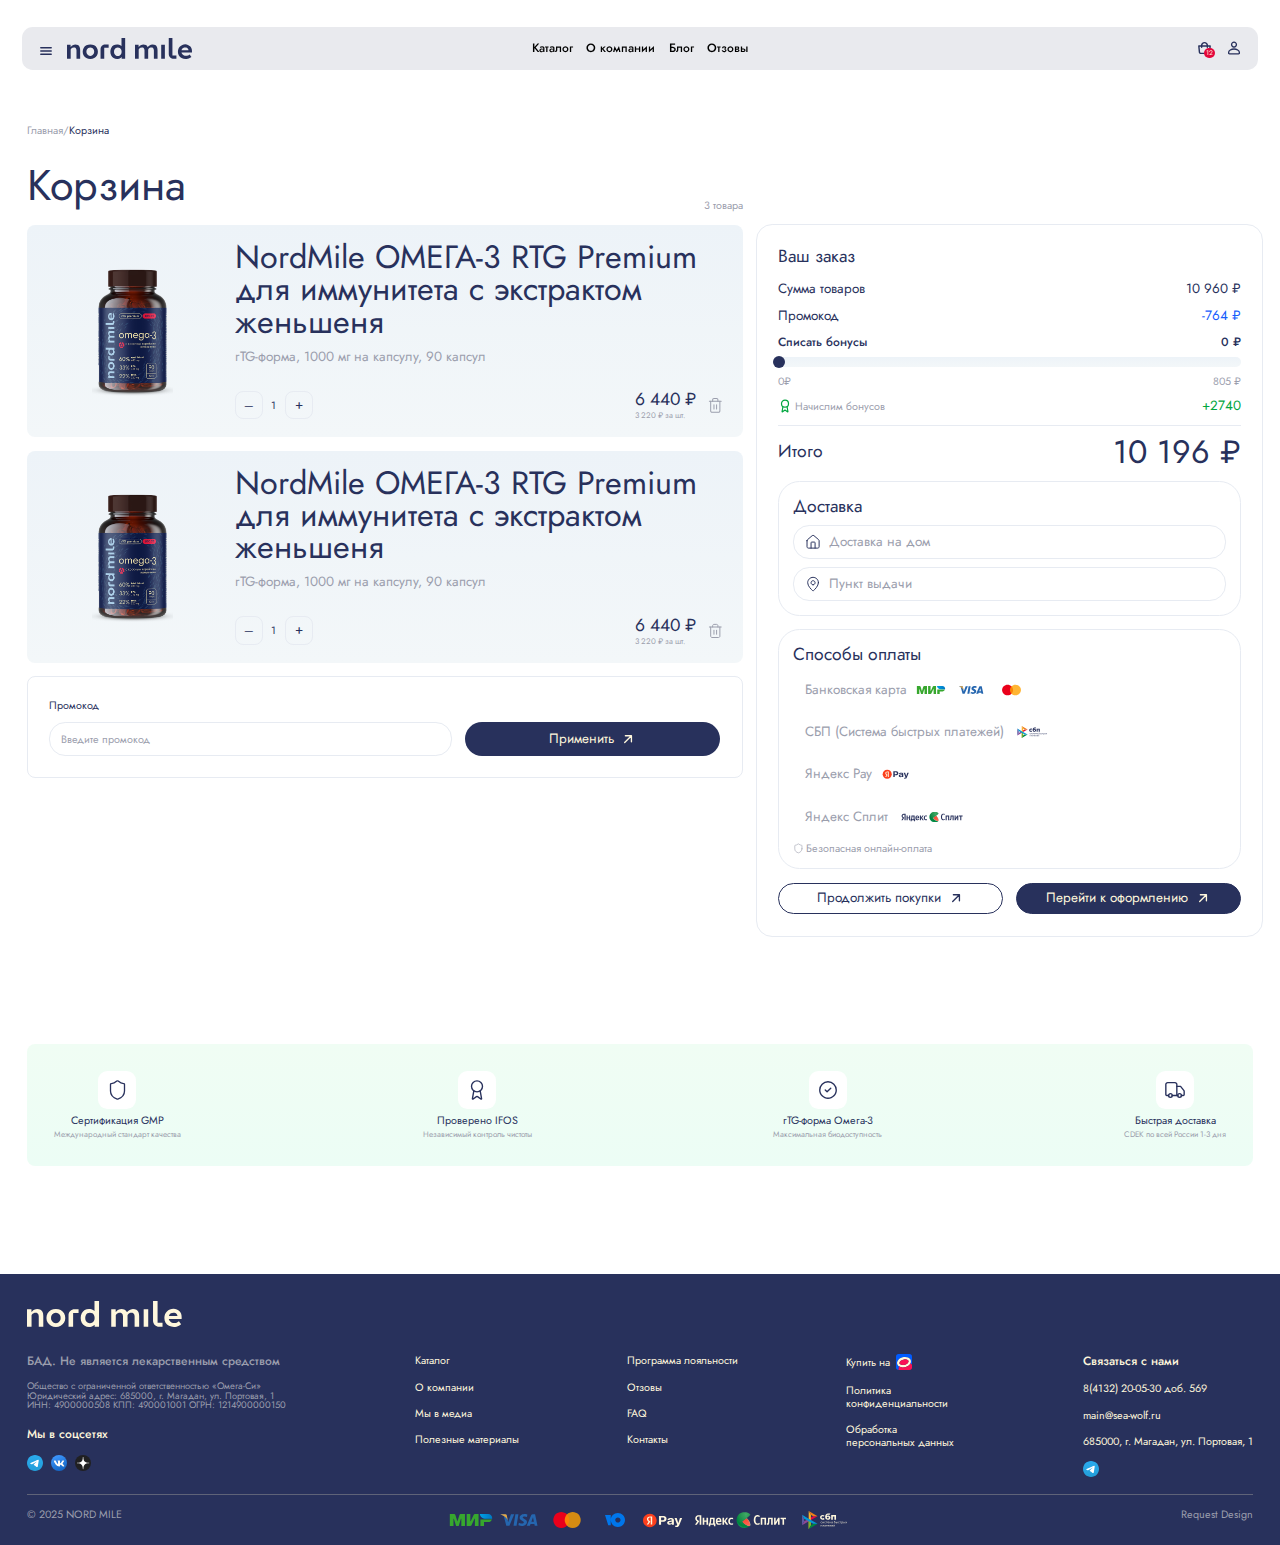
<file: cart.html>
<!DOCTYPE html>
<html lang="ru">
<head>
  <meta charset="UTF-8">
  <meta name="viewport" content="width=device-width, initial-scale=1.0">
  <title>Корзина</title>

  <link rel="stylesheet" href="main.css">

  <!-- SEO-Parameters -->
  <meta name="keywords" content="ключевые слова">
  <meta name="description" content="описание">

  <!--  Favicon -->
  <link rel="icon" type="image/png" sizes="32x32" href="путь к иконке">
</head>
<body>
  <div class="wrapper">
    <header>
      <div class="header header__container-alt">
        <div class="header-block__start">
          <div class="burger">
            <img src="src/img/burger.svg" alt="" class="burger-img">
          </div>
  
          <a href="main.html" class="logo-header">
            <img src="src/img/logo__header.svg" alt="" class="logo-header__img">
          </a>
        </div>

        <nav class="nav-header">
          <ul class="nav-header__list">
            <li class="nav-header__list-item">
              <a href="catalog.html" class="nav-header__list-item__link lable__18-m">
                Каталог
              </a>
            </li>
            <li class="nav-header__list-item">
              <a href="about.html" class="nav-header__list-item__link lable__18-m">
                О компании
              </a>
            </li>
            <li class="nav-header__list-item">
              <a href="blog.html" class="nav-header__list-item__link lable__18-m">
                Блог
              </a>
            </li>
            <li class="nav-header__list-item">
              <a href="reviews.html" class="nav-header__list-item__link lable__18-m">
                Отзовы
              </a>
            </li>
          </ul>
        </nav>

        <div class="block-header-icon">
          <a href="cart.html" class="block-header__shop block-header-item">
            <img src="src/img/shop__bag.svg" alt="" class="block-header__shop-img">

            <span class="block-header__shop__counter">
              12
            </span>
          </a>
          <a href="" class="block-header__person block-header-item">
            <img src="src/img/personal__account.svg" alt="" class="block-header__person-img">
          </a>
        </div>
      </div>
    </header>
  
    <main class="page">
      <!-- section-basket -->
      <section class="section-basket">
        <div class="_container-alt">
          <div class="body__16 bread-crumbs">
            <a href="" class="bread-crumbs__back">
              Главная/
            </a>
            <p class="bread-crumbs__now">
              Корзина
            </p>
          </div>

          <div class="core-basket__block">
            <div class="core-basket">
              <div class="core-basket__head">
                <div class="h2-alt core-basket__head-title">
                  Корзина
                </div>
  
                <span class="body__16 core-basket__head-text">
                  3 товара
                </span>
              </div>
  
              <div class="container-basket">
                <div class="container-basket__product">
                  <div class="card-product">
                    <div class="card-product__img">
                      <img src="src/img/card-default.png" alt="">
                    </div>
  
                    <div class="card-product__content">
                      <div class="card-product__content-hgroup">
                        <div class="title__48 card-product__content-hgroup-title">
                          NordMile ОМЕГА-3 RTG Premium для иммунитета c экстрактом женьшеня
                        </div>
                        <p class="card-product__content-hgroup-text lable__20">
                          rTG-форма, 1000 мг на капсулу, 90 капсул
                        </p>
                      </div>
  
                      <div class="card-product__content-down">
                        <div class="card-product__content-down__counter">
                          <span class="card-product__counter-reduce body__16 card-product__counter">
                            —
                          </span>
                          <span class="card-product__counter-amount body__16">
                            1
                          </span>
                          <span class="card-product__counter-add body__20 card-product__counter">
                            +

                          </span>
                        </div>
  
                        <div class="card-product__content-down_box">
                          <div class="card-product__box">
                            <span class="card-product__box-sum title__26">
                              6 440 ₽
                            </span>
                            <span class="card-product__box-item body__small">
                              3 220 ₽ за шт.
                            </span>
                          </div>
  
                          <button class="card-product__delete">
                            <img src="src/img/delete.svg" alt="">
                          </button>
                        </div>
                      </div>
                    </div>
                  </div>

                  <div class="card-product">
                    <div class="card-product__img">
                      <img src="src/img/card-default.png" alt="">
                    </div>
  
                    <div class="card-product__content">
                      <div class="card-product__content-hgroup">
                        <div class="title__48 card-product__content-hgroup-title">
                          NordMile ОМЕГА-3 RTG Premium для иммунитета c экстрактом женьшеня
                        </div>
                        <p class="card-product__content-hgroup-text lable__20">
                          rTG-форма, 1000 мг на капсулу, 90 капсул
                        </p>
                      </div>
  
                      <div class="card-product__content-down">
                        <div class="card-product__content-down__counter">
                          <span class="card-product__counter-reduce body__16 card-product__counter">
                            —
                          </span>
                          <span class="card-product__counter-amount body__16">
                            1
                          </span>
                          <span class="card-product__counter-add body__20 card-product__counter">
                            +

                          </span>
                        </div>
  
                        <div class="card-product__content-down_box">
                          <div class="card-product__box">
                            <span class="card-product__box-sum title__26">
                              6 440 ₽
                            </span>
                            <span class="card-product__box-item body__small">
                              3 220 ₽ за шт.
                            </span>
                          </div>
  
                          <button class="card-product__delete">
                            <img src="src/img/delete.svg" alt="">
                          </button>
                        </div>
                      </div>
                    </div>
                  </div>
                </div>
  
                <div class="container-basket__promo">
                  <span class="body__16 container-basket__promo-title">
                    Промокод
                  </span>

                  <div class="container-basket__promo-block">
                    <input type="text" class="container-basket__promo-input body__16" placeholder="Введите промокод">

                    <button class="btn-primary">
                      <p class="lable__20">
                        Применить
                      </p>

                      <span>
                        <svg viewBox="0 0 24 24" fill="none" xmlns="http://www.w3.org/2000/svg">
                        <path d="M17 7L7 17M17 7H8M17 7V16" stroke="#FFF7DD" stroke-width="2" stroke-linecap="round" stroke-linejoin="round"/>
                        </svg>
                      </span>
                    </button>
                  </div>
                </div>
              </div>
            </div>

            <div class="aside-basket">
              <div class="title__26 aside-basket__title">
                Ваш заказ
              </div>

              <div class="aside-basket__one">
                <div class="aside-basket__one-box">
                  <p class="body__20 aside-basket__one-box-title">
                    Сумма товаров
                  </p>
                  <p class="lable__20 aside-basket__one-box-text">
                    10 960 ₽
                  </p>
                </div>
                <div class="aside-basket__one-box">
                  <p class="body__20 aside-basket__one-box-title">
                    Промокод
                  </p>
                  <p class="lable__20 aside-basket__one-box-text aside-basket__one-box-text__blue">
                    -764 ₽
                  </p>
                </div>

                <!-- card-progress-bar copy -->
                <div class="card-progress-bar__block">
                  <div class="card-progress-bar__write-off">
                    <span class="card-progress-bar__title lable__18-m">
                      Списать бонусы
                    </span>

                    <span class="card-progress-bar-text lable__18-m">
                      <span class="card-progress-bar-text_item">
                        420
                      </span>
                      ₽
                    </span>
                  </div>  
                  
                  <div class="card-progress-bar">
                    <div class="card-progress-bar__active">
                      <div class="card-progress-bar__toddler"></div>
                    </div>
                  </div>

                  <div class="card-progress-bar__quantity">
                    <span class="card-progress-bar__quantity-from body__16">
                      0₽
                    </span>

                    <span class="card-progress-bar__quantity-to body__16">
                      <span class="card-progress-bar__quantity-to__item">
                        805
                      </span>
                        ₽
                    </span>
                  </div> 
                </div>

                <div class="aside-basket__one-box">
                  <p class="body__16 aside-basket__one-box-grey">
                    <span class="">
                      <img src="src/img/bonus-green.svg" alt="">
                    </span>
                    Начислим бонусов
                  </p>
                  <p class="lable__20 aside-basket__one-box-bonus">
                    +2740
                  </p>
                </div>

                <div class="aside-basket__one-box aside-basket__one-box__sum">
                  <p class="title__26 aside-basket__one-box-title">
                    Итого
                  </p>
                  <p class="title__48 aside-basket__one-box-text">
                    10 196 ₽
                  </p>
                </div>
              </div>

              <div class="aside-basket__two">
                <p class="title__26 aside-basket__two-title">
                  Доставка
                </p>      
                
                <div class="aside-basket__two-block">
                  <div class="aside-basket__two-item">
                    <span class="aside-basket__two-item__img">
                      <svg viewBox="0 0 24 24" fill="none" xmlns="http://www.w3.org/2000/svg">
                      <path d="M15 21V13C15 12.7348 14.8946 12.4804 14.7071 12.2929C14.5196 12.1054 14.2652 12 14 12H10C9.73478 12 9.48043 12.1054 9.29289 12.2929C9.10536 12.4804 9 12.7348 9 13V21" stroke="#28315C" stroke-width="1.45833" stroke-linecap="round" stroke-linejoin="round"/>
                      <path d="M3 10.0005C2.99993 9.70952 3.06333 9.42208 3.18579 9.15817C3.30824 8.89427 3.4868 8.66025 3.709 8.47246L10.709 2.47346C11.07 2.16836 11.5274 2.00098 12 2.00098C12.4726 2.00098 12.93 2.16836 13.291 2.47346L20.291 8.47246C20.5132 8.66025 20.6918 8.89427 20.8142 9.15817C20.9367 9.42208 21.0001 9.70952 21 10.0005V19.0005C21 19.5309 20.7893 20.0396 20.4142 20.4147C20.0391 20.7897 19.5304 21.0005 19 21.0005H5C4.46957 21.0005 3.96086 20.7897 3.58579 20.4147C3.21071 20.0396 3 19.5309 3 19.0005V10.0005Z" stroke="#28315C" stroke-width="1.45833" stroke-linecap="round" stroke-linejoin="round"/>
                      </svg>
                    </span>
  
                    <p class="body__20 aside-basket__two-item__text">
                      Доставка на дом
                    </p>
                  </div>

                  <div class="aside-basket__two-item">
                    <span class="aside-basket__two-item__img">
                      <svg viewBox="0 0 24 24" fill="none" xmlns="http://www.w3.org/2000/svg">
                      <path d="M20 10C20 14.993 14.461 20.193 12.601 21.799C12.4277 21.9293 12.2168 21.9998 12 21.9998C11.7832 21.9998 11.5723 21.9293 11.399 21.799C9.539 20.193 4 14.993 4 10C4 7.87827 4.84285 5.84344 6.34315 4.34315C7.84344 2.84285 9.87827 2 12 2C14.1217 2 16.1566 2.84285 17.6569 4.34315C19.1571 5.84344 20 7.87827 20 10Z" stroke="#28315C" stroke-width="1.45833" stroke-linecap="round" stroke-linejoin="round"/>
                      <path d="M12 13C13.6569 13 15 11.6569 15 10C15 8.34315 13.6569 7 12 7C10.3431 7 9 8.34315 9 10C9 11.6569 10.3431 13 12 13Z" stroke="#28315C" stroke-width="1.45833" stroke-linecap="round" stroke-linejoin="round"/>
                      </svg>
                    </span>
  
                    <p class="body__20 aside-basket__two-item__text">
                      Пункт выдачи
                    </p>
                  </div>

                </div>
              </div>

              <div class="aside-basket__three">
                <p class="title__26 aside-basket__two-title">
                  Способы оплаты
                </p>

                <div class="aside-basket__three-block">
                  <div class="aside-basket__two-item">
                    <p class="body__20 aside-basket__two-item__text">
                      Банковская карта
                    </p>

                    <span class="aside-basket__two-item__card">
                      <img src="src/img/mir.svg" alt="">
                    </span>
                    <span class="aside-basket__two-item__card">
                      <img src="src/img/viza.svg" alt="">
                    </span>
                    <span class="aside-basket__two-item__card">
                      <img src="src/img/master.svg" alt="">
                    </span>
                  </div>

                  <div class="aside-basket__two-item">
                    <p class="body__20 aside-basket__two-item__text">
                      СБП (Система быстрых платежей)
                    </p>

                    <span class="aside-basket__two-item__card">
                      <img src="src/img/spb__03.svg" alt="">
                    </span>
                  </div>

                  <div class="aside-basket__two-item">
                    <p class="body__20 aside-basket__two-item__text">
                      Яндекс Pay
                    </p>

                    <span class="aside-basket__two-item__card">
                      <img src="src/img/spb__02.svg" alt="">
                    </span>
                  </div>

                  <div class="aside-basket__two-item">
                    <p class="body__20 aside-basket__two-item__text">
                      Яндекс Сплит
                    </p>

                    <span class="aside-basket__two-item__card">
                      <img src="src/img/yandex__split__02.svg" alt="">
                    </span>
                  </div>

                  <div class="aside-basket__three-block__down">
                    <span class="aside-basket__three-block__down-img">
                      <svg viewBox="0 0 16 16" fill="none" xmlns="http://www.w3.org/2000/svg">
                      <path d="M13.3327 8.66664C13.3327 12 10.9993 13.6666 8.22602 14.6333C8.08079 14.6825 7.92304 14.6802 7.77935 14.6266C4.99935 13.6666 2.66602 12 2.66602 8.66664V3.99997C2.66602 3.82316 2.73625 3.65359 2.86128 3.52857C2.9863 3.40355 3.15587 3.33331 3.33268 3.33331C4.66602 3.33331 6.33268 2.53331 7.49268 1.51997C7.63392 1.39931 7.81358 1.33301 7.99935 1.33301C8.18511 1.33301 8.36478 1.39931 8.50602 1.51997C9.67268 2.53997 11.3327 3.33331 12.666 3.33331C12.8428 3.33331 13.0124 3.40355 13.1374 3.52857C13.2624 3.65359 13.3327 3.82316 13.3327 3.99997V8.66664Z" stroke="#9B9EAD" stroke-width="0.875" stroke-linecap="round" stroke-linejoin="round"/>
                      </svg>
                    </span>

                    <p class="aside-basket__three-block__text body__16">
                      Безопасная онлайн-оплата
                    </p>
                  </div>

                </div>
              </div>

              <div class="basket-block__btn">
                <a href="catalog.html" class="btn-secondary">
                  <p class="lable__20">
                    Продолжить покупки
                  </p>

                  <span>
                    <svg width="24" height="24" viewBox="0 0 24 24" fill="none" xmlns="http://www.w3.org/2000/svg">
                    <path d="M17 7L7 17M17 7H8M17 7V16" stroke="#28315C" stroke-width="2" stroke-linecap="round" stroke-linejoin="round"/>
                    </svg>
                  </span>
                </a>

                <a href="order.html" class="btn-primary__alt">
                  <p class="lable__20">
                    Перейти к оформлению
                  </p>

                  <span>
                    <svg width="24" height="24" viewBox="0 0 24 24" fill="none" xmlns="http://www.w3.org/2000/svg">
                    <path d="M17 7L7 17M17 7H8M17 7V16" stroke="#28315C" stroke-width="2" stroke-linecap="round" stroke-linejoin="round"/>
                    </svg>
                  </span>
                </a>
              </div>

            </div>
          </div>
        </div>
      </section>

      <!-- section-green -->
      <section>
        <div class="_container">
          <div class="container-green">
            <div class="container-green__box">
              <span class="container-green__box-img">
                <img src="src/img/green__img-01.svg" alt="">
              </span>

              <div class="container-green__box-hgroup">
                <p class="container-green__box-hgroup__title body__16">
                  Сертификация GMP
                </p>
                <p class="container-green__box-hgroup__text body__small">
                  Международный стандарт качества
                </p>
              </div>
            </div>
            <div class="container-green__box">
              <span class="container-green__box-img">
                <img src="src/img/green__img-02.svg" alt="">
              </span>

              <div class="container-green__box-hgroup">
                <p class="container-green__box-hgroup__title body__16">
                  Проверено IFOS
                </p>
                <p class="container-green__box-hgroup__text  body__small">
                  Независимый контроль чистоты
                </p>
              </div>
            </div>
            <div class="container-green__box">
              <span class="container-green__box-img">
                <img src="src/img/green__img-03.svg" alt="">
              </span>

              <div class="container-green__box-hgroup">
                <p class="container-green__box-hgroup__title body__16">
                  rTG-форма Омега-3
                </p>
                <p class="container-green__box-hgroup__text  body__small">
                  Максимальная биодоступность
                </p>
              </div>
            </div>
            <div class="container-green__box">
              <span class="container-green__box-img">
                <img src="src/img/green__img-04.svg" alt="">
              </span>

              <div class="container-green__box-hgroup">
                <p class="container-green__box-hgroup__title body__16">
                  Быстрая доставка
                </p>
                <p class="container-green__box-hgroup__text  body__small">
                  CDEK по всей России 1-3 дня
                </p>
              </div>
            </div>
          </div>
        </div>
      </section>
    </main>
  
    <footer>
      <div class="footer">
        
        <div class="footer-up">
          <a class="logo-footer">
            <img src="src/img/logo__footer.svg" alt="" class="logo-footer__img">
          </a>
          <div class="footer-up__container">

            <div class="foo-up__one">
              <div class="foo-up__one-box">
                <p class="foo-up__one-box__text lable__18-m">
                  БАД. Не является лекарственным средством
                </p>
                <p class="foo-up__one-box__info body__small-02">
                  Общество с ограниченной ответственностью  «Омега-Си» <br>
                  Юридический адрес: 685000, г. Магадан, ул.  Портовая, 1 <br>
                  ИНН: 4900000508  КПП: 490001001  ОГРН: 1214900000150
                </p>
              </div>
    
              <div class="foo-up__connection">
                <p class="foo-up__connection-text lable__18-m">
                  Мы в соцсетях
                </p>
    
                <div class="foo-up__social-icon">
                  <a href="" class="solcial-icon__link">
                    <img src="src/img/tg.svg" alt="" class="social-icon__link-img">
                  </a>
                  <a href="" class="solcial-icon__link">
                    <img src="src/img/vk.svg" alt="" class="social-icon__link-img">
                  </a>
                  <a href="" class="solcial-icon__link">
                    <img src="src/img/dzen.svg" alt="" class="social-icon__link-img">
                  </a>
                </div>
              </div>
            </div>
  
            <nav class="footer-nav">
              <ul class="footer-nav__list">
                <li class="footer-nav__list-item">
                  <a href="catalog.html" class="footer-nav__list-item__link body__16-alt">
                    Каталог
                  </a>
                </li>
                <li class="footer-nav__list-item">
                  <a href="about.html" class="footer-nav__list-item__link body__16-alt">
                    О компании
                  </a>
                </li>
                <li class="footer-nav__list-item">
                  <a href="media.html" class="footer-nav__list-item__link body__16-alt">
                    Мы в медиа
                  </a>
                </li>
                <li class="footer-nav__list-item">
                  <a href="" class="footer-nav__list-item__link body__16-alt">
                    Полезные материалы
                  </a>
                </li>
              </ul>
              
              <ul class="footer-nav__list">
                <li class="footer-nav__list-item">
                  <a href="loyalty__program.html" class="footer-nav__list-item__link body__16-alt">
                    Программа лояльности
                  </a>
                </li>
                <li class="footer-nav__list-item">
                  <a href="reviews.html" class="footer-nav__list-item__link body__16-alt">
                    Отзовы
                  </a>
                </li>
                <li class="footer-nav__list-item">
                  <a href="faq.html" class="footer-nav__list-item__link body__16-alt">
                    FAQ
                  </a>
                </li>
                <li class="footer-nav__list-item">
                  <a href="contacts.html" class="footer-nav__list-item__link body__16-alt">
                    Контакты
                  </a>
                </li>
              </ul>
  
              <ul class="footer-nav__list">
                <li class="footer-nav__list-item">
                  <a href="" class="footer-nav__list-item__link body__16-alt">
                    Купить на
  
                    <span class="footer-nav__list-item__link-img">
                      <img src="src/img/ozon.svg" alt="">
                    </span>
                  </a>
                </li>
                <li class="footer-nav__list-item">
                  <a href="privacy__policy.html" class="footer-nav__list-item__link body__16-alt">
                    Политика <br>
                    конфиденциальности
                  </a>
                </li>
                <li class="footer-nav__list-item">
                  <a href="" class="footer-nav__list-item__link body__16-alt">
                    Обработка <br>
                    персональных данных
                  </a>
                </li>
              </ul>
            </nav>
  
            <div class="foo-up__two">
              <p class="foo-up__two-text lable__18-m">
                Связаться с нами
              </p>
  
              <p class="foo-up__two-text body__16-alt">
                8(4132) 20-05-30 доб. 569
              </p>
  
              <p class="foo-up__two-text body__16-alt">
                main@sea-wolf.ru
              </p>
  
              <p class="foo-up__two-text body__16-alt">
                685000, г. Магадан, ул.  Портовая, 1
              </p>
  
              <a href="" class="foo-up__two-link">
                <img src="src/img/tg.svg" alt="">
              </a>
            </div>
          </div>
        </div>

        <div class="foo-up__one-box__mobile">
          <p class="foo-up__one-box__text lable__18-m">
            БАД. Не является лекарственным средством
          </p>
          <p class="foo-up__one-box__info body__small-02">
            Общество с ограниченной ответственностью  «Омега-Си» <br>
            Юридический адрес: 685000, г. Магадан, ул.  Портовая, 1 <br>
            ИНН: 4900000508  КПП: 490001001  ОГРН: 1214900000150
          </p>
        </div>

        <div class="footer-down">
          <span class="footer-down__date body__16">
            © 2025 NORD MILE
          </span>

          <div class="footer-down__card">
            <span class="footer-down__card-img">
              <img src="src/img/mir.svg" alt="">
            </span>
            <span class="footer-down__card-img">
              <img src="src/img/viza.svg" alt="">
            </span>
            <span class="footer-down__card-img">
              <img src="src/img/master.svg" alt="">
            </span>
            <span class="footer-down__card-img">
              <img src="src/img/master__02.svg" alt="">
            </span>
            <span class="footer-down__card-img">
              <img src="src/img/yandex__pay.svg" alt="">
            </span>
            <span class="footer-down__card-img">
              <img src="src/img/yandex__split.svg" alt="">
            </span>
            <span class="footer-down__card-img">
              <img src="src/img/spb.svg" alt="">
            </span>
          </div>

          <span class="footer-down__company body__16">
            Request Design
          </span>
        </div>
      </div>
    </footer>
  </div>
  
  <!-- burger-menu -->
  <div class="burger-menu">
    <div class="burger-content">
      
      <div class="burger-up">
        <div class="user-nav">
          <a href="" class="user-nav__link lable__18">
            <span class="user-nav__link-img user-nav__link-img__item">
              <img src="src/img/shop__bag.svg" alt="">

              <span class="block-header__shop__counter">
                123
              </span>
            </span>
            Корзина
          </a>
          <a href="" class="user-nav__link lable__18">
            <span class="user-nav__link-img">
              <img src="src/img/personal__account.svg" alt="">
            </span>
            Личный кабинет
          </a>
        </div>
        <span class="menu-close">
          <svg viewBox="0 0 24 24" fill="none" xmlns="http://www.w3.org/2000/svg">
          <path d="M12 12L7 7M12 12L17 17M12 12L17 7M12 12L7 17" stroke="#28315C" stroke-width="2" stroke-linecap="round" stroke-linejoin="round"/>
          </svg>
        </span>
      </div>

      <nav class="nav-burger">
        <a href="catalog.html" class="lable__18-m nav-burger__list-item__link">
          Каталог
        </a>
  
        <ul class="nav-burger__list">
          <li class="nav-burger__list-item">
            <a href="about.html" class="nav-burger__list-item__link lable__18">
              О компании
            </a>
          </li>
          <li class="nav-burger__list-item">
            <a href="media.html" class="nav-burger__list-item__link lable__18">
              Медиа о нас
            </a>
          </li>
          <li class="nav-burger__list-item">
            <a href="" class="nav-burger__list-item__link lable__18">
              Полезные материалы
            </a>
          </li>
          <li class="nav-burger__list-item">
            <a href="loyalty__program.html" class="nav-burger__list-item__link lable__18">
              Программа лояльности
            </a>
          </li>
          <li class="nav-burger__list-item">
            <a href="reviews.html" class="nav-burger__list-item__link lable__18">
              Отзовы
            </a>
          </li>
          <li class="nav-burger__list-item">
            <a href="faq.html" class="nav-burger__list-item__link lable__18">
              FAQ
            </a>
          </li>
          <li class="nav-burger__list-item">
            <a href="contacts.html" class="nav-burger__list-item__link lable__18">
              Контакты
            </a>
          </li>
        </ul>
      </nav>
  
      <div class="burger-menu__connection">
        <p class="burger-menu__connection-text lable__18-m">
          Мы в соцсетях
        </p>
  
        <div class="burger-menu__social-icon">
          <a href="" class="burger-menu__solcial-icon__link">
            <img src="src/img/tg.svg" alt="" class="social-icon__link-img">
          </a>
          <a href="" class="burger-menu__solcial-icon__link">
            <img src="src/img/vk.svg" alt="" class="social-icon__link-img">
          </a>
          <a href="" class="burger-menu__solcial-icon__link">
            <img src="src/img/dzen.svg" alt="" class="social-icon__link-img">
          </a>
        </div>
      </div>
    </div>
  </div>

  <script src="src/js/select__value.js"></script>
  <script src="src/js/progress-bar__card.js"></script>
    <script src="src/js/modal__all.js"></script>
</body>
</html>
</file>
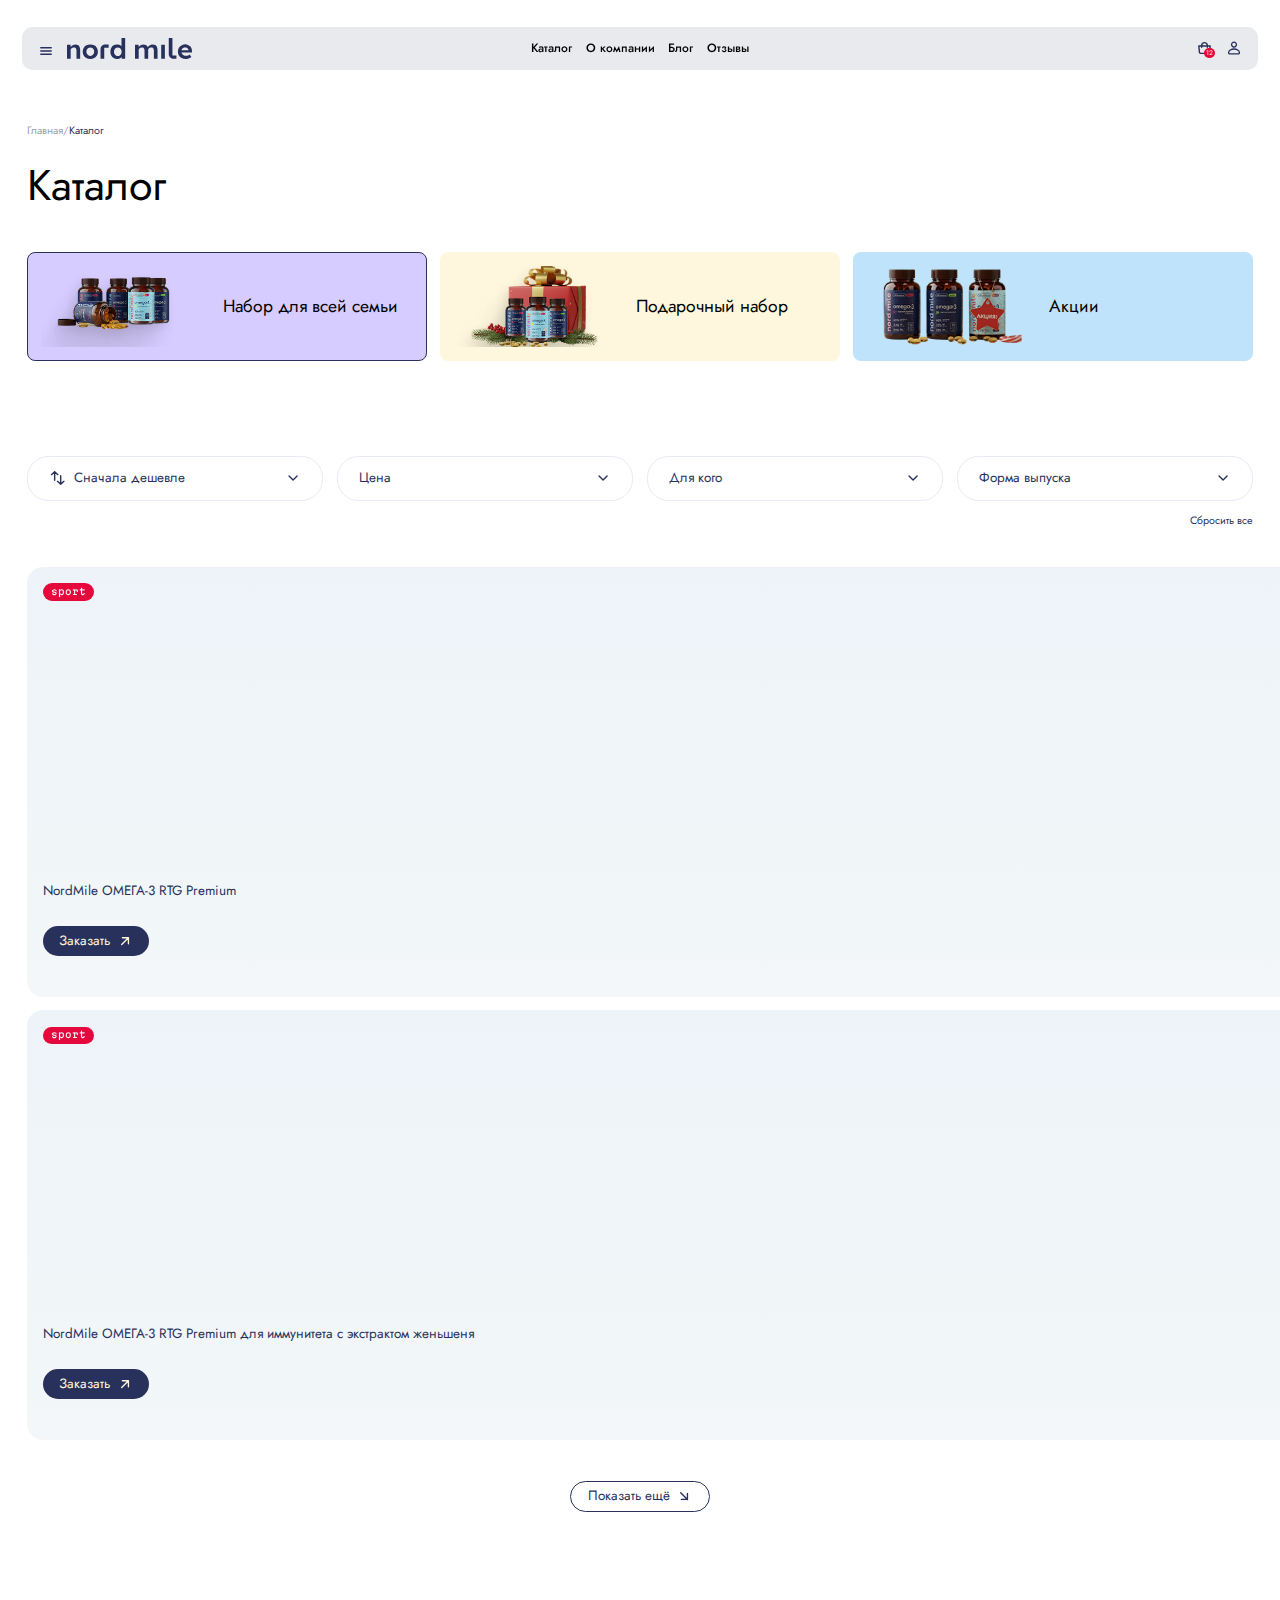
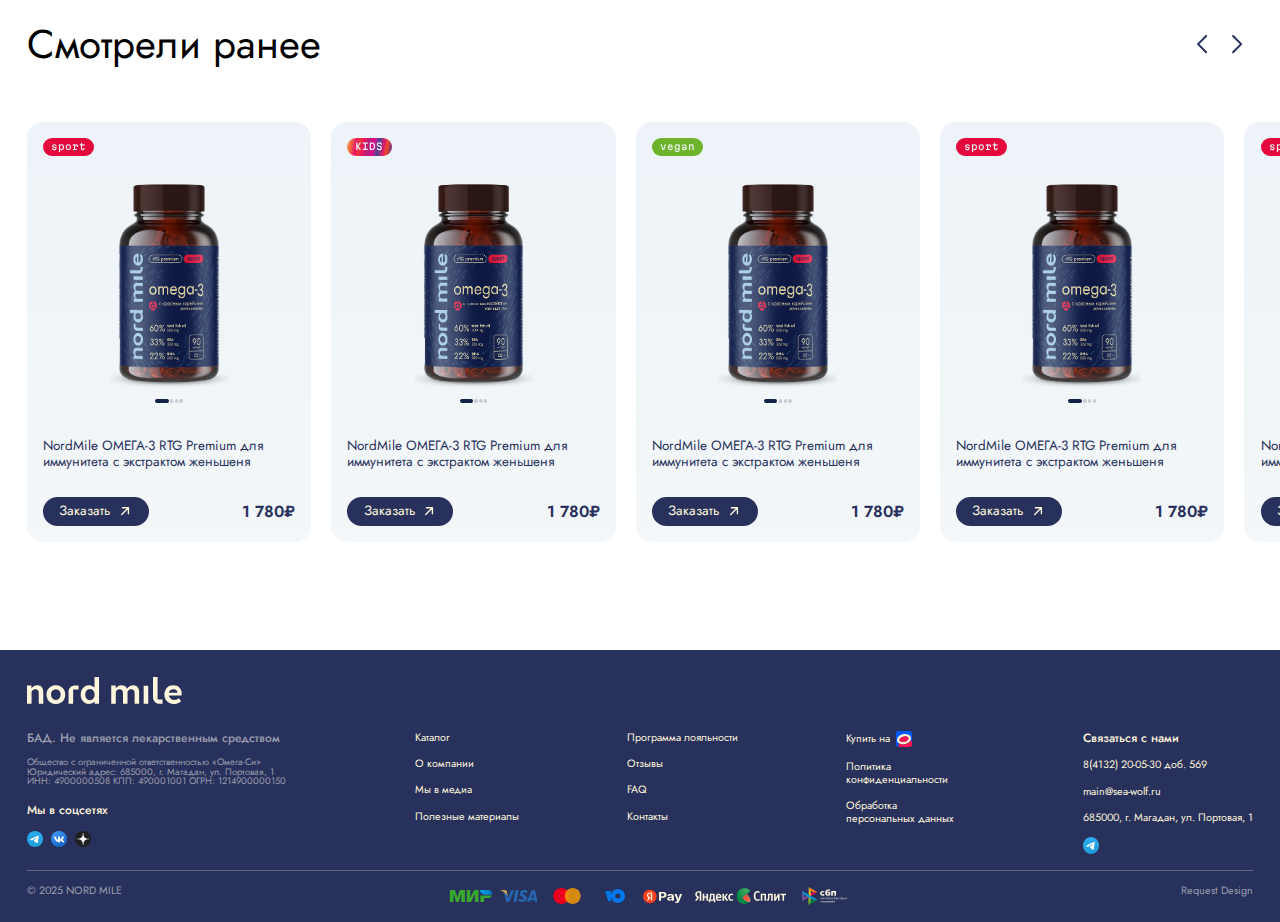
<file: catalog.html>
<!DOCTYPE html>
<html lang="ru">
<head>
  <meta charset="UTF-8">
  <meta name="viewport" content="width=device-width, initial-scale=1.0">
  <title>Каталог</title>

  <link rel="stylesheet" href="main.css">

  <!-- SEO-Parameters -->
  <meta name="keywords" content="ключевые слова">
  <meta name="description" content="описание">

  <!--  Favicon -->
  <link rel="icon" type="image/png" sizes="32x32" href="путь к иконке">
</head>
<body>
  <div class="wrapper">
    <header>
      <div class="header header__container-alt">
        <div class="header-block__start">
          <div class="burger">
            <img src="src/img/burger.svg" alt="" class="burger-img">
          </div>
  
          <a href="index.html" class="logo-header">
            <img src="src/img/logo__header.svg" alt="" class="logo-header__img">
          </a>
        </div>

        <nav class="nav-header">
          <ul class="nav-header__list">
            <li class="nav-header__list-item">
              <a href="catalog.html" class="nav-header__list-item__link lable__18-m">
                Каталог
              </a>
            </li>
            <li class="nav-header__list-item">
              <a href="about.html" class="nav-header__list-item__link lable__18-m">
                О компании
              </a>
            </li>
            <li class="nav-header__list-item">
              <a href="blog.html" class="nav-header__list-item__link lable__18-m">
                Блог
              </a>
            </li>
            <li class="nav-header__list-item">
              <a href="reviews.html" class="nav-header__list-item__link lable__18-m">
                Отзывы
              </a>
            </li>
          </ul>
        </nav>

        <div class="block-header-icon">
          <a href="cart.html" class="block-header__shop block-header-item">
            <img src="src/img/shop__bag.svg" alt="" class="block-header__shop-img">

            <span class="block-header__shop__counter">
              12
            </span>
          </a>
          <a href="" class="block-header__person block-header-item">
            <img src="src/img/personal__account.svg" alt="" class="block-header__person-img">
          </a>
        </div>
      </div>
    </header>
  
    <main class="page">
      <!-- catalog-page -->
      <section class="catalog-page">
        <div class="_container-alt">
          <div class="body__16 bread-crumbs">
            <a href="" class="bread-crumbs__back">
              Главная/
            </a>
            <p class="bread-crumbs__now">
              Каталог
            </p>
          </div>

          <div class="h2-alt">
            Каталог
          </div>
  
          <div class="cotnainer-catalog">
            <div class="container-catalog__tabs">
              <div class="container-catalog__tabs-item">
                <div class="container-catalog__tabs-item__img">
                  <img src="src/img/catalog__tabs-img_01.png" alt="">
                </div>
  
                <p class="container-catalog__tabs-item__text title__26">
                  Набор для всей семьи
                </p>
              </div>
              <div class="container-catalog__tabs-item">
                <div class="container-catalog__tabs-item__img">
                  <img src="src/img/catalog__tabs-img_02.png" alt="">
                </div>
  
                <p class="container-catalog__tabs-item__text title__26">
                  Подарочный набор
                </p>
              </div>
              <div class="container-catalog__tabs-item">
                <div class="container-catalog__tabs-item__img">
                  <img src="src/img/catalog__tabs-img_03.png" alt="">
                </div>
  
                <p class="container-catalog__tabs-item__text title__26">
                  Акции
                </p>
              </div>
            </div>

            <div class="container-catalog__core">
              <div class="container-catalog__filter">
                <div class="catalog-filter_list">
                  <div class="catalog-filter_list-head">
                    <div class="catalog-filter_list-hgroup">
                      <div class="catalog-filter_list-hgroup__img">
                        <img src="src/img/icon-sort.svg" alt="">
                      </div>
        
                      <p class="catalog-filter_list-hgroup__text lable__20">
                        Сначала дешевле
                      </p>
                    </div>
      
                    <div class="catalog-filter_list-arrow">
                      <svg viewBox="0 0 24 24" fill="none" xmlns="http://www.w3.org/2000/svg">
                      <path d="M6 9L12 15L18 9" stroke="#28315C" stroke-width="2" stroke-linecap="round" stroke-linejoin="round"/>
                      </svg>
                    </div>
                  </div>
    
                  <div class="catalog-filter__down-list">
                    <p class="body__16 catalog-filter__down-list__item">
                      Сначала дешевле
                    </p>
                    <p class="body__16 catalog-filter__down-list__item">
                      Сначала дороже
                    </p>
                    <p class="body__16 catalog-filter__down-list__item">
                      Сначала популярные
                    </p>
                    <p class="body__16 catalog-filter__down-list__item">
                      Сначала непопулярные
                    </p>
                    <p class="body__16 catalog-filter__down-list__item">
                      С высоким рейтингом
                    </p>
                    <p class="body__16 catalog-filter__down-list__item">
                      С низким рейтингом
                    </p>
                  </div>
                </div>
                <div class="catalog-filter_list">
                  <div class="catalog-filter_list-head">
                    <p class="catalog-filter_list-hgroup__text lable__20">
                      Цена
                    </p>
      
                    <div class="catalog-filter_list-arrow">
                      <svg viewBox="0 0 24 24" fill="none" xmlns="http://www.w3.org/2000/svg">
                      <path d="M6 9L12 15L18 9" stroke="#28315C" stroke-width="2" stroke-linecap="round" stroke-linejoin="round"/>
                      </svg>
                    </div>
                  </div>
    
                  <div class="catalog-filter__popup">
                    <div class="popup-content">
                      <span class="close-popup__mobile">
                        <svg viewBox="0 0 24 24" fill="none" xmlns="http://www.w3.org/2000/svg">
                        <path d="M12 12L7 7M12 12L17 17M12 12L17 7M12 12L7 17" stroke="#28315C" stroke-width="2" stroke-linecap="round" stroke-linejoin="round"/>
                        </svg>
                      </span>
                      <div class="popup-content__hgroup">
                        <span class="popup-content__hgroup-text body__small">
                          от 
                          <span class="popup-content__hgroup-text__item body__16" id="minPrice">
                            520₽
                          </span>
                        </span>
  
                        <span class="popup-content__hgroup-span body__small">
                          до
                          <span class="popup-content__hgroup-span__item body__16" id="maxPrice">
                            8 920₽
                          </span>
                        </span>
                      </div>
  
                      <div class="popup-progress">
                        <div class="popup-progress__active">
                          <div class="popup-progress__active-toddler">
  
                          </div>
                        </div>
                      </div>
                    </div>
                  </div>
                </div>
                <div class="catalog-filter_list">
                  <div class="catalog-filter_list-head">
                    <p class="catalog-filter_list-hgroup__text lable__20">
                      Для кого
                    </p>
      
                    <div class="catalog-filter_list-arrow">
                      <svg viewBox="0 0 24 24" fill="none" xmlns="http://www.w3.org/2000/svg">
                      <path d="M6 9L12 15L18 9" stroke="#28315C" stroke-width="2" stroke-linecap="round" stroke-linejoin="round"/>
                      </svg>
                    </div>
                  </div>
    
                  <div class="catalog-filter__down-list">
                    <p class="body__16 catalog-filter__down-list__item">
                      Сначала дешевле
                    </p>
                    <p class="body__16 catalog-filter__down-list__item">
                      Сначала дороже
                    </p>
                    <p class="body__16 catalog-filter__down-list__item">
                      Сначала популярные
                    </p>
                    <p class="body__16 catalog-filter__down-list__item">
                      Сначала непопулярные
                    </p>
                    <p class="body__16 catalog-filter__down-list__item">
                      С высоким рейтингом
                    </p>
                    <p class="body__16 catalog-filter__down-list__item">
                      С низким рейтингом
                    </p>
                  </div>
                </div>
                <div class="catalog-filter_list">
                  <div class="catalog-filter_list-head">
                    <p class="catalog-filter_list-hgroup__text lable__20">
                      Форма выпуска
                    </p>
      
                    <div class="catalog-filter_list-arrow">
                      <svg viewBox="0 0 24 24" fill="none" xmlns="http://www.w3.org/2000/svg">
                      <path d="M6 9L12 15L18 9" stroke="#28315C" stroke-width="2" stroke-linecap="round" stroke-linejoin="round"/>
                      </svg>
                    </div>
                  </div>
    
                  <div class="catalog-filter__down-list">
                    <p class="body__16 catalog-filter__down-list__item">
                      Сначала дешевле
                    </p>
                    <p class="body__16 catalog-filter__down-list__item">
                      Сначала дороже
                    </p>
                    <p class="body__16 catalog-filter__down-list__item">
                      Сначала популярные
                    </p>
                    <p class="body__16 catalog-filter__down-list__item">
                      Сначала непопулярные
                    </p>
                    <p class="body__16 catalog-filter__down-list__item">
                      С высоким рейтингом
                    </p>
                    <p class="body__16 catalog-filter__down-list__item">
                      С низким рейтингом
                    </p>
                  </div>
                </div>
              </div>
              <div class="container-catalog__core-btn">
                <button class="container-catalog__core-btn__item body__16">
                  Сбросить все
                </button>
              </div>
            </div>

            <div class="container-catalog__shop">
              <div class="catalog-shop-core">
                <div class="card-catalog">
                  <span class="card-catalog__tag-01 card-catalog__tags body__small-03">
                    <span class="card-catalog__tags-text">
                      sport
                    </span>
                  </span>
    
                  <div class="card-catalog__block-img swiper card-image-swiper">
                    <div class="swiper-wrapper">
                      <div class="card-catalog__img-item swiper-slide">
                        <img src="src/img/img___01.png" alt="">
                      </div>
                      <div class="card-catalog__img-item swiper-slide">
                        <img src="src/img/img___01.png" alt="">
                      </div>
                      <div class="card-catalog__img-item swiper-slide">
                        <img src="src/img/img___01.png" alt="">
                      </div>
                      <div class="card-catalog__img-item swiper-slide">
                        <img src="src/img/img___01.png" alt="">
                      </div>
                    </div>

                    <!-- Пагинация для внутреннего слайдера -->
                    <div class="swiper-pagination card-image-pagination"></div>
                  </div>
    
                  <div class="card-catalog__content">
                    <p class="card-catalog__content-text lable__20">
                      NordMile ОМЕГА-3 RTG Premium 
                      
                    </p>
    
                    <div class="card-catalog__content-info">
                      <a href="card.html"  class="btn-primary">
                        <p class="lable__20">
                          Заказать
                        </p>
    
                        <span>
                          <svg viewBox="0 0 24 24" fill="none" xmlns="http://www.w3.org/2000/svg">
                          <path d="M17 7L7 17M17 7H8M17 7V16" stroke="#FFF7DD" stroke-width="2" stroke-linecap="round" stroke-linejoin="round"/>
                          </svg>
                        </span>
                      </a>
    
                      <span class="card-catalog__info-price title__24">
                        1 780₽
                      </span>
                    </div>
                  </div>
                </div>
                <div class="card-catalog">
                  <span class="card-catalog__tag-01 card-catalog__tags body__small-03">
                    <span class="card-catalog__tags-text">
                      sport
                    </span>
                  </span>
    
                  <div class="card-catalog__block-img swiper card-image-swiper">
                    <div class="swiper-wrapper">
                      <div class="card-catalog__img-item swiper-slide">
                        <img src="src/img/img___01.png" alt="">
                      </div>
                      <div class="card-catalog__img-item swiper-slide">
                        <img src="src/img/img___01.png" alt="">
                      </div>
                      <div class="card-catalog__img-item swiper-slide">
                        <img src="src/img/img___01.png" alt="">
                      </div>
                      <div class="card-catalog__img-item swiper-slide">
                        <img src="src/img/img___01.png" alt="">
                      </div>
                    </div>

                    <!-- Пагинация для внутреннего слайдера -->
                    <div class="swiper-pagination card-image-pagination"></div>
                  </div>
    
                  <div class="card-catalog__content">
                    <p class="card-catalog__content-text lable__20">
                      NordMile ОМЕГА-3 RTG Premium 
                      для иммунитета c экстрактом женьшеня 
                    </p>
    
                    <div class="card-catalog__content-info">
                      <a href=""  class="btn-primary">
                        <p class="lable__20">
                          Заказать
                        </p>
    
                        <span>
                          <svg viewBox="0 0 24 24" fill="none" xmlns="http://www.w3.org/2000/svg">
                          <path d="M17 7L7 17M17 7H8M17 7V16" stroke="#FFF7DD" stroke-width="2" stroke-linecap="round" stroke-linejoin="round"/>
                          </svg>
                        </span>
                      </a>
    
                      <span class="card-catalog__info-price title__24">
                        1 780₽
                      </span>
                    </div>
                  </div>
                </div>
                <div class="card-catalog">
                  <span class="card-catalog__tag-01 card-catalog__tags body__small-03">
                    <span class="card-catalog__tags-text">
                      sport
                    </span>
                  </span>
    
                  <div class="card-catalog__block-img swiper card-image-swiper">
                    <div class="swiper-wrapper">
                      <div class="card-catalog__img-item swiper-slide">
                        <img src="src/img/img___01.png" alt="">
                      </div>
                      <div class="card-catalog__img-item swiper-slide">
                        <img src="src/img/img___01.png" alt="">
                      </div>
                      <div class="card-catalog__img-item swiper-slide">
                        <img src="src/img/img___01.png" alt="">
                      </div>
                      <div class="card-catalog__img-item swiper-slide">
                        <img src="src/img/img___01.png" alt="">
                      </div>
                    </div>

                    <!-- Пагинация для внутреннего слайдера -->
                    <div class="swiper-pagination card-image-pagination"></div>
                  </div>
    
                  <div class="card-catalog__content">
                    <p class="card-catalog__content-text lable__20">
                      NordMile ОМЕГА-3 RTG Premium 
                      для иммунитета c экстрактом женьшеня 
                    </p>
    
                    <div class="card-catalog__content-info">
                      <a href=""  class="btn-primary">
                        <p class="lable__20">
                          Заказать
                        </p>
    
                        <span>
                          <svg viewBox="0 0 24 24" fill="none" xmlns="http://www.w3.org/2000/svg">
                          <path d="M17 7L7 17M17 7H8M17 7V16" stroke="#FFF7DD" stroke-width="2" stroke-linecap="round" stroke-linejoin="round"/>
                          </svg>
                        </span>
                      </a>
    
                      <span class="card-catalog__info-price title__24">
                        1 780₽
                      </span>
                    </div>
                  </div>
                </div>
                <div class="card-catalog">
                  <span class="card-catalog__tag-01 card-catalog__tags body__small-03">
                    <span class="card-catalog__tags-text">
                      sport
                    </span>
                  </span>
    
                  <div class="card-catalog__block-img swiper card-image-swiper">
                    <div class="swiper-wrapper">
                      <div class="card-catalog__img-item swiper-slide">
                        <img src="src/img/img___01.png" alt="">
                      </div>
                      <div class="card-catalog__img-item swiper-slide">
                        <img src="src/img/img___01.png" alt="">
                      </div>
                      <div class="card-catalog__img-item swiper-slide">
                        <img src="src/img/img___01.png" alt="">
                      </div>
                      <div class="card-catalog__img-item swiper-slide">
                        <img src="src/img/img___01.png" alt="">
                      </div>
                    </div>

                    <!-- Пагинация для внутреннего слайдера -->
                    <div class="swiper-pagination card-image-pagination"></div>
                  </div>
    
                  <div class="card-catalog__content">
                    <p class="card-catalog__content-text lable__20">
                      NordMile ОМЕГА-3 RTG Premium 
                      для иммунитета c экстрактом женьшеня 
                    </p>
    
                    <div class="card-catalog__content-info">
                      <a href=""  class="btn-primary">
                        <p class="lable__20">
                          Заказать
                        </p>
    
                        <span>
                          <svg viewBox="0 0 24 24" fill="none" xmlns="http://www.w3.org/2000/svg">
                          <path d="M17 7L7 17M17 7H8M17 7V16" stroke="#FFF7DD" stroke-width="2" stroke-linecap="round" stroke-linejoin="round"/>
                          </svg>
                        </span>
                      </a>
    
                      <span class="card-catalog__info-price title__24">
                        1 780₽
                      </span>
                    </div>
                  </div>
                </div>
                <div class="card-catalog">
                  <span class="card-catalog__tag-01 card-catalog__tags body__small-03">
                    <span class="card-catalog__tags-text">
                      sport
                    </span>
                  </span>
    
                  <div class="card-catalog__block-img swiper card-image-swiper">
                    <div class="swiper-wrapper">
                      <div class="card-catalog__img-item swiper-slide">
                        <img src="src/img/img___01.png" alt="">
                      </div>
                      <div class="card-catalog__img-item swiper-slide">
                        <img src="src/img/img___01.png" alt="">
                      </div>
                      <div class="card-catalog__img-item swiper-slide">
                        <img src="src/img/img___01.png" alt="">
                      </div>
                      <div class="card-catalog__img-item swiper-slide">
                        <img src="src/img/img___01.png" alt="">
                      </div>
                    </div>

                    <!-- Пагинация для внутреннего слайдера -->
                    <div class="swiper-pagination card-image-pagination"></div>
                  </div>
    
                  <div class="card-catalog__content">
                    <p class="card-catalog__content-text lable__20">
                      NordMile ОМЕГА-3 RTG Premium 
                      для иммунитета c экстрактом женьшеня 
                    </p>
    
                    <div class="card-catalog__content-info">
                      <a href=""  class="btn-primary">
                        <p class="lable__20">
                          Заказать
                        </p>
    
                        <span>
                          <svg viewBox="0 0 24 24" fill="none" xmlns="http://www.w3.org/2000/svg">
                          <path d="M17 7L7 17M17 7H8M17 7V16" stroke="#FFF7DD" stroke-width="2" stroke-linecap="round" stroke-linejoin="round"/>
                          </svg>
                        </span>
                      </a>
    
                      <span class="card-catalog__info-price title__24">
                        1 780₽
                      </span>
                    </div>
                  </div>
                </div>
                <div class="card-catalog">
                  <span class="card-catalog__tag-01 card-catalog__tags body__small-03">
                    <span class="card-catalog__tags-text">
                      sport
                    </span>
                  </span>
    
                  <div class="card-catalog__block-img swiper card-image-swiper">
                    <div class="swiper-wrapper">
                      <div class="card-catalog__img-item swiper-slide">
                        <img src="src/img/img___01.png" alt="">
                      </div>
                      <div class="card-catalog__img-item swiper-slide">
                        <img src="src/img/img___01.png" alt="">
                      </div>
                      <div class="card-catalog__img-item swiper-slide">
                        <img src="src/img/img___01.png" alt="">
                      </div>
                      <div class="card-catalog__img-item swiper-slide">
                        <img src="src/img/img___01.png" alt="">
                      </div>
                    </div>

                    <!-- Пагинация для внутреннего слайдера -->
                    <div class="swiper-pagination card-image-pagination"></div>
                  </div>
    
                  <div class="card-catalog__content">
                    <p class="card-catalog__content-text lable__20">
                      NordMile ОМЕГА-3 RTG Premium 
                      для иммунитета c экстрактом женьшеня 
                    </p>
    
                    <div class="card-catalog__content-info">
                      <a href=""  class="btn-primary">
                        <p class="lable__20">
                          Заказать
                        </p>
    
                        <span>
                          <svg viewBox="0 0 24 24" fill="none" xmlns="http://www.w3.org/2000/svg">
                          <path d="M17 7L7 17M17 7H8M17 7V16" stroke="#FFF7DD" stroke-width="2" stroke-linecap="round" stroke-linejoin="round"/>
                          </svg>
                        </span>
                      </a>
    
                      <span class="card-catalog__info-price title__24">
                        1 780₽
                      </span>
                    </div>
                  </div>
                </div>
                <div class="card-catalog">
                  <span class="card-catalog__tag-01 card-catalog__tags body__small-03">
                    <span class="card-catalog__tags-text">
                      sport
                    </span>
                  </span>
    
                  <div class="card-catalog__block-img swiper card-image-swiper">
                    <div class="swiper-wrapper">
                      <div class="card-catalog__img-item swiper-slide">
                        <img src="src/img/img___01.png" alt="">
                      </div>
                      <div class="card-catalog__img-item swiper-slide">
                        <img src="src/img/img___01.png" alt="">
                      </div>
                      <div class="card-catalog__img-item swiper-slide">
                        <img src="src/img/img___01.png" alt="">
                      </div>
                      <div class="card-catalog__img-item swiper-slide">
                        <img src="src/img/img___01.png" alt="">
                      </div>
                    </div>

                    <!-- Пагинация для внутреннего слайдера -->
                    <div class="swiper-pagination card-image-pagination"></div>
                  </div>
    
                  <div class="card-catalog__content">
                    <p class="card-catalog__content-text lable__20">
                      NordMile ОМЕГА-3 RTG Premium 
                      для иммунитета c экстрактом женьшеня 
                    </p>
    
                    <div class="card-catalog__content-info">
                      <a href=""  class="btn-primary">
                        <p class="lable__20">
                          Заказать
                        </p>
    
                        <span>
                          <svg viewBox="0 0 24 24" fill="none" xmlns="http://www.w3.org/2000/svg">
                          <path d="M17 7L7 17M17 7H8M17 7V16" stroke="#FFF7DD" stroke-width="2" stroke-linecap="round" stroke-linejoin="round"/>
                          </svg>
                        </span>
                      </a>
    
                      <span class="card-catalog__info-price title__24">
                        1 780₽
                      </span>
                    </div>
                  </div>
                </div>
                <div class="card-catalog">
                  <span class="card-catalog__tag-01 card-catalog__tags body__small-03">
                    <span class="card-catalog__tags-text">
                      sport
                    </span>
                  </span>
    
                  <div class="card-catalog__block-img swiper card-image-swiper">
                    <div class="swiper-wrapper">
                      <div class="card-catalog__img-item swiper-slide">
                        <img src="src/img/img___01.png" alt="">
                      </div>
                      <div class="card-catalog__img-item swiper-slide">
                        <img src="src/img/img___01.png" alt="">
                      </div>
                      <div class="card-catalog__img-item swiper-slide">
                        <img src="src/img/img___01.png" alt="">
                      </div>
                      <div class="card-catalog__img-item swiper-slide">
                        <img src="src/img/img___01.png" alt="">
                      </div>
                    </div>

                    <!-- Пагинация для внутреннего слайдера -->
                    <div class="swiper-pagination card-image-pagination"></div>
                  </div>
    
                  <div class="card-catalog__content">
                    <p class="card-catalog__content-text lable__20">
                      NordMile ОМЕГА-3 RTG Premium 
                      для иммунитета c экстрактом женьшеня 
                    </p>
    
                    <div class="card-catalog__content-info">
                      <a href=""  class="btn-primary">
                        <p class="lable__20">
                          Заказать
                        </p>
    
                        <span>
                          <svg viewBox="0 0 24 24" fill="none" xmlns="http://www.w3.org/2000/svg">
                          <path d="M17 7L7 17M17 7H8M17 7V16" stroke="#FFF7DD" stroke-width="2" stroke-linecap="round" stroke-linejoin="round"/>
                          </svg>
                        </span>
                      </a>
    
                      <span class="card-catalog__info-price title__24">
                        1 780₽
                      </span>
                    </div>
                  </div>
                </div>
                <div class="card-catalog">
                  <span class="card-catalog__tag-01 card-catalog__tags body__small-03">
                    <span class="card-catalog__tags-text">
                      sport
                    </span>
                  </span>
    
                  <div class="card-catalog__block-img swiper card-image-swiper">
                    <div class="swiper-wrapper">
                      <div class="card-catalog__img-item swiper-slide">
                        <img src="src/img/img___01.png" alt="">
                      </div>
                      <div class="card-catalog__img-item swiper-slide">
                        <img src="src/img/img___01.png" alt="">
                      </div>
                      <div class="card-catalog__img-item swiper-slide">
                        <img src="src/img/img___01.png" alt="">
                      </div>
                      <div class="card-catalog__img-item swiper-slide">
                        <img src="src/img/img___01.png" alt="">
                      </div>
                    </div>

                    <!-- Пагинация для внутреннего слайдера -->
                    <div class="swiper-pagination card-image-pagination"></div>
                  </div>
    
                  <div class="card-catalog__content">
                    <p class="card-catalog__content-text lable__20">
                      NordMile ОМЕГА-3 RTG Premium 
                      для иммунитета c экстрактом женьшеня 
                    </p>
    
                    <div class="card-catalog__content-info">
                      <a href=""  class="btn-primary">
                        <p class="lable__20">
                          Заказать
                        </p>
    
                        <span>
                          <svg viewBox="0 0 24 24" fill="none" xmlns="http://www.w3.org/2000/svg">
                          <path d="M17 7L7 17M17 7H8M17 7V16" stroke="#FFF7DD" stroke-width="2" stroke-linecap="round" stroke-linejoin="round"/>
                          </svg>
                        </span>
                      </a>
    
                      <span class="card-catalog__info-price title__24">
                        1 780₽
                      </span>
                    </div>
                  </div>
                </div>
                <div class="card-catalog">
                  <span class="card-catalog__tag-01 card-catalog__tags body__small-03">
                    <span class="card-catalog__tags-text">
                      sport
                    </span>
                  </span>
    
                  <div class="card-catalog__block-img swiper card-image-swiper">
                    <div class="swiper-wrapper">
                      <div class="card-catalog__img-item swiper-slide">
                        <img src="src/img/img___01.png" alt="">
                      </div>
                      <div class="card-catalog__img-item swiper-slide">
                        <img src="src/img/img___01.png" alt="">
                      </div>
                      <div class="card-catalog__img-item swiper-slide">
                        <img src="src/img/img___01.png" alt="">
                      </div>
                      <div class="card-catalog__img-item swiper-slide">
                        <img src="src/img/img___01.png" alt="">
                      </div>
                    </div>

                    <!-- Пагинация для внутреннего слайдера -->
                    <div class="swiper-pagination card-image-pagination"></div>
                  </div>
    
                  <div class="card-catalog__content">
                    <p class="card-catalog__content-text lable__20">
                      NordMile ОМЕГА-3 RTG Premium 
                      для иммунитета c экстрактом женьшеня 
                    </p>
    
                    <div class="card-catalog__content-info">
                      <a href=""  class="btn-primary">
                        <p class="lable__20">
                          Заказать
                        </p>
    
                        <span>
                          <svg viewBox="0 0 24 24" fill="none" xmlns="http://www.w3.org/2000/svg">
                          <path d="M17 7L7 17M17 7H8M17 7V16" stroke="#FFF7DD" stroke-width="2" stroke-linecap="round" stroke-linejoin="round"/>
                          </svg>
                        </span>
                      </a>
    
                      <span class="card-catalog__info-price title__24">
                        1 780₽
                      </span>
                    </div>
                  </div>
                </div>
                <div class="card-catalog">
                  <span class="card-catalog__tag-01 card-catalog__tags body__small-03">
                    <span class="card-catalog__tags-text">
                      sport
                    </span>
                  </span>
    
                  <div class="card-catalog__block-img swiper card-image-swiper">
                    <div class="swiper-wrapper">
                      <div class="card-catalog__img-item swiper-slide">
                        <img src="src/img/img___01.png" alt="">
                      </div>
                      <div class="card-catalog__img-item swiper-slide">
                        <img src="src/img/img___01.png" alt="">
                      </div>
                      <div class="card-catalog__img-item swiper-slide">
                        <img src="src/img/img___01.png" alt="">
                      </div>
                      <div class="card-catalog__img-item swiper-slide">
                        <img src="src/img/img___01.png" alt="">
                      </div>
                    </div>

                    <!-- Пагинация для внутреннего слайдера -->
                    <div class="swiper-pagination card-image-pagination"></div>
                  </div>
    
                  <div class="card-catalog__content">
                    <p class="card-catalog__content-text lable__20">
                      NordMile ОМЕГА-3 RTG Premium 
                      для иммунитета c экстрактом женьшеня 
                    </p>
    
                    <div class="card-catalog__content-info">
                      <a href=""  class="btn-primary">
                        <p class="lable__20">
                          Заказать
                        </p>
    
                        <span>
                          <svg viewBox="0 0 24 24" fill="none" xmlns="http://www.w3.org/2000/svg">
                          <path d="M17 7L7 17M17 7H8M17 7V16" stroke="#FFF7DD" stroke-width="2" stroke-linecap="round" stroke-linejoin="round"/>
                          </svg>
                        </span>
                      </a>
    
                      <span class="card-catalog__info-price title__24">
                        1 780₽
                      </span>
                    </div>
                  </div>
                </div>
                <div class="card-catalog">
                  <span class="card-catalog__tag-01 card-catalog__tags body__small-03">
                    <span class="card-catalog__tags-text">
                      sport
                    </span>
                  </span>
    
                  <div class="card-catalog__block-img swiper card-image-swiper">
                    <div class="swiper-wrapper">
                      <div class="card-catalog__img-item swiper-slide">
                        <img src="src/img/img___01.png" alt="">
                      </div>
                      <div class="card-catalog__img-item swiper-slide">
                        <img src="src/img/img___01.png" alt="">
                      </div>
                      <div class="card-catalog__img-item swiper-slide">
                        <img src="src/img/img___01.png" alt="">
                      </div>
                      <div class="card-catalog__img-item swiper-slide">
                        <img src="src/img/img___01.png" alt="">
                      </div>
                    </div>

                    <!-- Пагинация для внутреннего слайдера -->
                    <div class="swiper-pagination card-image-pagination"></div>
                  </div>
    
                  <div class="card-catalog__content">
                    <p class="card-catalog__content-text lable__20">
                      NordMile ОМЕГА-3 RTG Premium 
                      для иммунитета c экстрактом женьшеня 
                    </p>
    
                    <div class="card-catalog__content-info">
                      <a href=""  class="btn-primary">
                        <p class="lable__20">
                          Заказать
                        </p>
    
                        <span>
                          <svg viewBox="0 0 24 24" fill="none" xmlns="http://www.w3.org/2000/svg">
                          <path d="M17 7L7 17M17 7H8M17 7V16" stroke="#FFF7DD" stroke-width="2" stroke-linecap="round" stroke-linejoin="round"/>
                          </svg>
                        </span>
                      </a>
    
                      <span class="card-catalog__info-price title__24">
                        1 780₽
                      </span>
                    </div>
                  </div>
                </div>
              </div>

              <div class="container-catalog__block">
                <button class="btn-secondary container-catalog__block-btn">
                  <p class="lable__20">
                    Показать ещё
                  </p>

                  <span>
                    <svg viewBox="0 0 24 24" fill="none" xmlns="http://www.w3.org/2000/svg">
                    <path d="M17 17L7 7M17 17V8M17 17H8" stroke="#28315C" stroke-width="2" stroke-linecap="round" stroke-linejoin="round"/>
                    </svg>
                  </span>
                </button>
              </div>
            </div>
          </div>


        </div>
      </section>

      <!-- section-catalog -->
      <section class="section-catalog">
        <div class="_container-slider">
          <div class="container-head">
            <div class="h3">
              Смотрели ранее
            </div>

            <div class="head__block-btn">
              <button class="head-btn head-btn__catalog-left">
                <svg viewBox="0 0 48 48" fill="none" xmlns="http://www.w3.org/2000/svg">
                <path d="M30 12L18 24L30 36" stroke="#28315C" stroke-width="3" stroke-linecap="round" stroke-linejoin="round"/>
                </svg>
              </button>

              <button class="head-btn head-btn__catalog-right">
                <svg viewBox="0 0 48 48" fill="none" xmlns="http://www.w3.org/2000/svg">
                <path d="M18 36L30 24L18 12" stroke="#28315C" stroke-width="3" stroke-linecap="round" stroke-linejoin="round"/>
                </svg>
              </button>
            </div>
          </div>
        </div>

        <div class="container-slider _container-indent swiper catalog-swiper">
          <div class="swiper-wrapper">
            <div class="swiper-slide">
              <div class="card-catalog">
                <span class="card-catalog__tag-01 card-catalog__tags body__small-03">
                  <span class="card-catalog__tags-text">
                    sport
                  </span>
                </span>
  
                <div class="card-catalog__block-img swiper card-image-swiper">
                  <div class="swiper-wrapper">
                    <div class="card-catalog__img-item swiper-slide">
                      <img src="src/img/img___01.png" alt="">
                    </div>
                    <div class="card-catalog__img-item swiper-slide">
                      <img src="src/img/img___01.png" alt="">
                    </div>
                    <div class="card-catalog__img-item swiper-slide">
                      <img src="src/img/img___01.png" alt="">
                    </div>
                    <div class="card-catalog__img-item swiper-slide">
                      <img src="src/img/img___01.png" alt="">
                    </div>
                  </div>

                  <!-- Пагинация для внутреннего слайдера -->
                  <div class="swiper-pagination card-image-pagination"></div>
                </div>
  
                <div class="card-catalog__content">
                  <p class="card-catalog__content-text lable__20">
                    NordMile ОМЕГА-3 RTG Premium 
                    для иммунитета c экстрактом женьшеня 
                  </p>
  
                  <div class="card-catalog__content-info">
                    <a href=""  class="btn-primary">
                      <p class="lable__20">
                        Заказать
                      </p>
  
                      <span>
                        <svg viewBox="0 0 24 24" fill="none" xmlns="http://www.w3.org/2000/svg">
                        <path d="M17 7L7 17M17 7H8M17 7V16" stroke="#FFF7DD" stroke-width="2" stroke-linecap="round" stroke-linejoin="round"/>
                        </svg>
                      </span>
                    </a>
  
                    <span class="card-catalog__info-price title__24">
                      1 780₽
                    </span>
                  </div>
                </div>
              </div>
            </div>
            <div class="swiper-slide">
              <div class="card-catalog">
                <span class="card-catalog__tag-02 card-catalog__tags body__small-03">
                  <span class="card-catalog__tags-text">
                    KIDS
                  </span>
                </span>
  
                <div class="card-catalog__block-img swiper card-image-swiper">
                  <div class="swiper-wrapper">
                    <div class="card-catalog__img-item swiper-slide">
                      <img src="src/img/img___01.png" alt="">
                    </div>
                    <div class="card-catalog__img-item swiper-slide">
                      <img src="src/img/img___01.png" alt="">
                    </div>
                    <div class="card-catalog__img-item swiper-slide">
                      <img src="src/img/img___01.png" alt="">
                    </div>
                    <div class="card-catalog__img-item swiper-slide">
                      <img src="src/img/img___01.png" alt="">
                    </div>
                  </div>

                  <!-- Пагинация для внутреннего слайдера -->
                  <div class="swiper-pagination card-image-pagination"></div>
                </div>
  
                <div class="card-catalog__content">
                  <p class="card-catalog__content-text lable__20">
                    NordMile ОМЕГА-3 RTG Premium 
                    для иммунитета c экстрактом женьшеня 
                  </p>
  
                  <div class="card-catalog__content-info">
                    <a href=""  class="btn-primary">
                      <p class="lable__20">
                        Заказать
                      </p>
  
                      <span>
                        <svg viewBox="0 0 24 24" fill="none" xmlns="http://www.w3.org/2000/svg">
                        <path d="M17 7L7 17M17 7H8M17 7V16" stroke="#FFF7DD" stroke-width="2" stroke-linecap="round" stroke-linejoin="round"/>
                        </svg>
                      </span>
                    </a>
  
                    <span class="card-catalog__info-price title__24">
                      1 780₽
                    </span>
                  </div>
                </div>
              </div>
            </div>
            <div class="swiper-slide">
              <div class="card-catalog">
                <span class="card-catalog__tag-03 card-catalog__tags body__small-03">
                  <span class="card-catalog__tags-text">
                    vegan
                  </span>
                </span>
  
                <div class="card-catalog__block-img swiper card-image-swiper">
                  <div class="swiper-wrapper">
                    <div class="card-catalog__img-item swiper-slide">
                      <img src="src/img/img___01.png" alt="">
                    </div>
                    <div class="card-catalog__img-item swiper-slide">
                      <img src="src/img/img___01.png" alt="">
                    </div>
                    <div class="card-catalog__img-item swiper-slide">
                      <img src="src/img/img___01.png" alt="">
                    </div>
                    <div class="card-catalog__img-item swiper-slide">
                      <img src="src/img/img___01.png" alt="">
                    </div>
                  </div>

                  <!-- Пагинация для внутреннего слайдера -->
                  <div class="swiper-pagination card-image-pagination"></div>
                </div>
  
                <div class="card-catalog__content">
                  <p class="card-catalog__content-text lable__20">
                    NordMile ОМЕГА-3 RTG Premium 
                    для иммунитета c экстрактом женьшеня 
                  </p>
  
                  <div class="card-catalog__content-info">
                    <a href=""  class="btn-primary">
                      <p class="lable__20">
                        Заказать
                      </p>
  
                      <span>
                        <svg viewBox="0 0 24 24" fill="none" xmlns="http://www.w3.org/2000/svg">
                        <path d="M17 7L7 17M17 7H8M17 7V16" stroke="#FFF7DD" stroke-width="2" stroke-linecap="round" stroke-linejoin="round"/>
                        </svg>
                      </span>
                    </a>
  
                    <span class="card-catalog__info-price title__24">
                      1 780₽
                    </span>
                  </div>
                </div>
              </div>
            </div>
            <div class="swiper-slide">
              <div class="card-catalog">
                <span class="card-catalog__tag-01 card-catalog__tags body__small-03">
                  <span class="card-catalog__tags-text">
                    sport
                  </span>
                </span>
  
                <div class="card-catalog__block-img swiper card-image-swiper">
                  <div class="swiper-wrapper">
                    <div class="card-catalog__img-item swiper-slide">
                      <img src="src/img/img___01.png" alt="">
                    </div>
                    <div class="card-catalog__img-item swiper-slide">
                      <img src="src/img/img___01.png" alt="">
                    </div>
                    <div class="card-catalog__img-item swiper-slide">
                      <img src="src/img/img___01.png" alt="">
                    </div>
                    <div class="card-catalog__img-item swiper-slide">
                      <img src="src/img/img___01.png" alt="">
                    </div>
                  </div>

                  <!-- Пагинация для внутреннего слайдера -->
                  <div class="swiper-pagination card-image-pagination"></div>
                </div>
  
                <div class="card-catalog__content">
                  <p class="card-catalog__content-text lable__20">
                    NordMile ОМЕГА-3 RTG Premium 
                    для иммунитета c экстрактом женьшеня 
                  </p>
  
                  <div class="card-catalog__content-info">
                    <a href=""  class="btn-primary">
                      <p class="lable__20">
                        Заказать
                      </p>
  
                      <span>
                        <svg viewBox="0 0 24 24" fill="none" xmlns="http://www.w3.org/2000/svg">
                        <path d="M17 7L7 17M17 7H8M17 7V16" stroke="#FFF7DD" stroke-width="2" stroke-linecap="round" stroke-linejoin="round"/>
                        </svg>
                      </span>
                    </a>
  
                    <span class="card-catalog__info-price title__24">
                      1 780₽
                    </span>
                  </div>
                </div>
              </div>
            </div>
            <div class="swiper-slide">
              <div class="card-catalog">
                <span class="card-catalog__tag-01 card-catalog__tags body__small-03">
                  <span class="card-catalog__tags-text">
                    sport
                  </span>
                </span>
  
                <div class="card-catalog__block-img swiper card-image-swiper">
                  <div class="swiper-wrapper">
                    <div class="card-catalog__img-item swiper-slide">
                      <img src="src/img/img___01.png" alt="">
                    </div>
                    <div class="card-catalog__img-item swiper-slide">
                      <img src="src/img/img___01.png" alt="">
                    </div>
                    <div class="card-catalog__img-item swiper-slide">
                      <img src="src/img/img___01.png" alt="">
                    </div>
                    <div class="card-catalog__img-item swiper-slide">
                      <img src="src/img/img___01.png" alt="">
                    </div>
                  </div>

                  <!-- Пагинация для внутреннего слайдера -->
                  <div class="swiper-pagination card-image-pagination"></div>
                </div>
  
                <div class="card-catalog__content">
                  <p class="card-catalog__content-text lable__20">
                    NordMile ОМЕГА-3 RTG Premium 
                    для иммунитета c экстрактом женьшеня 
                  </p>
  
                  <div class="card-catalog__content-info">
                    <a href=""  class="btn-primary">
                      <p class="lable__20">
                        Заказать
                      </p>
  
                      <span>
                        <svg viewBox="0 0 24 24" fill="none" xmlns="http://www.w3.org/2000/svg">
                        <path d="M17 7L7 17M17 7H8M17 7V16" stroke="#FFF7DD" stroke-width="2" stroke-linecap="round" stroke-linejoin="round"/>
                        </svg>
                      </span>
                    </a>
  
                    <span class="card-catalog__info-price title__24">
                      1 780₽
                    </span>
                  </div>
                </div>
              </div>
            </div>
            <div class="swiper-slide">
              <div class="card-catalog">
                <span class="card-catalog__tag-01 card-catalog__tags body__small-03">
                  <span class="card-catalog__tags-text">
                    sport
                  </span>
                </span>
  
                <div class="card-catalog__block-img swiper card-image-swiper">
                  <div class="swiper-wrapper">
                    <div class="card-catalog__img-item swiper-slide">
                      <img src="src/img/img___01.png" alt="">
                    </div>
                    <div class="card-catalog__img-item swiper-slide">
                      <img src="src/img/img___01.png" alt="">
                    </div>
                    <div class="card-catalog__img-item swiper-slide">
                      <img src="src/img/img___01.png" alt="">
                    </div>
                    <div class="card-catalog__img-item swiper-slide">
                      <img src="src/img/img___01.png" alt="">
                    </div>
                  </div>

                  <!-- Пагинация для внутреннего слайдера -->
                  <div class="swiper-pagination card-image-pagination"></div>
                </div>
  
                <div class="card-catalog__content">
                  <p class="card-catalog__content-text lable__20">
                    NordMile ОМЕГА-3 RTG Premium 
                    для иммунитета c экстрактом женьшеня 
                  </p>
  
                  <div class="card-catalog__content-info">
                    <a href=""  class="btn-primary">
                      <p class="lable__20">
                        Заказать
                      </p>
  
                      <span>
                        <svg viewBox="0 0 24 24" fill="none" xmlns="http://www.w3.org/2000/svg">
                        <path d="M17 7L7 17M17 7H8M17 7V16" stroke="#FFF7DD" stroke-width="2" stroke-linecap="round" stroke-linejoin="round"/>
                        </svg>
                      </span>
                    </a>
  
                    <span class="card-catalog__info-price title__24">
                      1 780₽
                    </span>
                  </div>
                </div>
              </div>
            </div>
            <div class="swiper-slide">
              <div class="card-catalog">
                <span class="card-catalog__tag-01 card-catalog__tags body__small-03">
                  <span class="card-catalog__tags-text">
                    sport
                  </span>
                </span>
  
                <div class="card-catalog__block-img swiper card-image-swiper">
                  <div class="swiper-wrapper">
                    <div class="card-catalog__img-item swiper-slide">
                      <img src="src/img/img___01.png" alt="">
                    </div>
                    <div class="card-catalog__img-item swiper-slide">
                      <img src="src/img/img___01.png" alt="">
                    </div>
                    <div class="card-catalog__img-item swiper-slide">
                      <img src="src/img/img___01.png" alt="">
                    </div>
                    <div class="card-catalog__img-item swiper-slide">
                      <img src="src/img/img___01.png" alt="">
                    </div>
                  </div>

                  <!-- Пагинация для внутреннего слайдера -->
                  <div class="swiper-pagination card-image-pagination"></div>
                </div>
  
                <div class="card-catalog__content">
                  <p class="card-catalog__content-text lable__20">
                    NordMile ОМЕГА-3 RTG Premium 
                    для иммунитета c экстрактом женьшеня 
                  </p>
  
                  <div class="card-catalog__content-info">
                    <a href=""  class="btn-primary">
                      <p class="lable__20">
                        Заказать
                      </p>
  
                      <span>
                        <svg viewBox="0 0 24 24" fill="none" xmlns="http://www.w3.org/2000/svg">
                        <path d="M17 7L7 17M17 7H8M17 7V16" stroke="#FFF7DD" stroke-width="2" stroke-linecap="round" stroke-linejoin="round"/>
                        </svg>
                      </span>
                    </a>
  
                    <span class="card-catalog__info-price title__24">
                      1 780₽
                    </span>
                  </div>
                </div>
              </div>
            </div>

          </div>
        </div>
      </section>
    </main>
  
    <footer>
      <div class="footer">
        
        <div class="footer-up">
          <a class="logo-footer">
            <img src="src/img/logo__footer.svg" alt="" class="logo-footer__img">
          </a>
          <div class="footer-up__container">

            <div class="foo-up__one">
              <div class="foo-up__one-box">
                <p class="foo-up__one-box__text lable__18-m">
                  БАД. Не является лекарственным средством
                </p>
                <p class="foo-up__one-box__info body__small-02">
                  Общество с ограниченной ответственностью  «Омега-Си» <br>
                  Юридический адрес: 685000, г. Магадан, ул.  Портовая, 1 <br>
                  ИНН: 4900000508  КПП: 490001001  ОГРН: 1214900000150
                </p>
              </div>
    
              <div class="foo-up__connection">
                <p class="foo-up__connection-text lable__18-m">
                  Мы в соцсетях
                </p>
    
                <div class="foo-up__social-icon">
                  <a href="" class="solcial-icon__link">
                    <img src="src/img/tg.svg" alt="" class="social-icon__link-img">
                  </a>
                  <a href="" class="solcial-icon__link">
                    <img src="src/img/vk.svg" alt="" class="social-icon__link-img">
                  </a>
                  <a href="" class="solcial-icon__link">
                    <img src="src/img/dzen.svg" alt="" class="social-icon__link-img">
                  </a>
                </div>
              </div>
            </div>
  
            <nav class="footer-nav">
              <ul class="footer-nav__list">
                <li class="footer-nav__list-item">
                  <a href="catalog.html" class="footer-nav__list-item__link body__16-alt">
                    Каталог
                  </a>
                </li>
                <li class="footer-nav__list-item">
                  <a href="about.html" class="footer-nav__list-item__link body__16-alt">
                    О компании
                  </a>
                </li>
                <li class="footer-nav__list-item">
                  <a href="media.html" class="footer-nav__list-item__link body__16-alt">
                    Мы в медиа
                  </a>
                </li>
                <li class="footer-nav__list-item">
                  <a href="" class="footer-nav__list-item__link body__16-alt">
                    Полезные материалы
                  </a>
                </li>
              </ul>
              
              <ul class="footer-nav__list">
                <li class="footer-nav__list-item">
                  <a href="loyalty__program.html" class="footer-nav__list-item__link body__16-alt">
                    Программа лояльности
                  </a>
                </li>
                <li class="footer-nav__list-item">
                  <a href="reviews.html" class="footer-nav__list-item__link body__16-alt">
                    Отзывы
                  </a>
                </li>
                <li class="footer-nav__list-item">
                  <a href="faq.html" class="footer-nav__list-item__link body__16-alt">
                    FAQ
                  </a>
                </li>
                <li class="footer-nav__list-item">
                  <a href="contacts.html" class="footer-nav__list-item__link body__16-alt">
                    Контакты
                  </a>
                </li>
              </ul>
  
              <ul class="footer-nav__list">
                <li class="footer-nav__list-item">
                  <a href="" class="footer-nav__list-item__link body__16-alt">
                    Купить на
  
                    <span class="footer-nav__list-item__link-img">
                      <img src="src/img/ozon.svg" alt="">
                    </span>
                  </a>
                </li>
                <li class="footer-nav__list-item">
                  <a href="privacy__policy.html" class="footer-nav__list-item__link body__16-alt">
                    Политика <br>
                    конфиденциальности
                  </a>
                </li>
                <li class="footer-nav__list-item">
                  <a href="" class="footer-nav__list-item__link body__16-alt">
                    Обработка <br>
                    персональных данных
                  </a>
                </li>
              </ul>
            </nav>
  
            <div class="foo-up__two">
              <p class="foo-up__two-text lable__18-m">
                Связаться с нами
              </p>
  
              <p class="foo-up__two-text body__16-alt">
                8(4132) 20-05-30 доб. 569
              </p>
  
              <p class="foo-up__two-text body__16-alt">
                main@sea-wolf.ru
              </p>
  
              <p class="foo-up__two-text body__16-alt">
                685000, г. Магадан, ул.  Портовая, 1
              </p>
  
              <a href="" class="foo-up__two-link">
                <img src="src/img/tg.svg" alt="">
              </a>
            </div>
          </div>
        </div>

        <div class="foo-up__one-box__mobile">
          <p class="foo-up__one-box__text lable__18-m">
            БАД. Не является лекарственным средством
          </p>
          <p class="foo-up__one-box__info body__small-02">
            Общество с ограниченной ответственностью  «Омега-Си» <br>
            Юридический адрес: 685000, г. Магадан, ул.  Портовая, 1 <br>
            ИНН: 4900000508  КПП: 490001001  ОГРН: 1214900000150
          </p>
        </div>

        <div class="footer-down">
          <span class="footer-down__date body__16">
            © 2025 NORD MILE
          </span>

          <div class="footer-down__card">
            <span class="footer-down__card-img">
              <img src="src/img/mir.svg" alt="">
            </span>
            <span class="footer-down__card-img">
              <img src="src/img/viza.svg" alt="">
            </span>
            <span class="footer-down__card-img">
              <img src="src/img/master.svg" alt="">
            </span>
            <span class="footer-down__card-img">
              <img src="src/img/master__02.svg" alt="">
            </span>
            <span class="footer-down__card-img">
              <img src="src/img/yandex__pay.svg" alt="">
            </span>
            <span class="footer-down__card-img">
              <img src="src/img/yandex__split.svg" alt="">
            </span>
            <span class="footer-down__card-img">
              <img src="src/img/spb.svg" alt="">
            </span>
          </div>

          <span class="footer-down__company body__16">
            Request Design
          </span>
        </div>
      </div>
    </footer>
  </div>

  <!-- burger-menu -->
  <div class="burger-menu">
    <div class="burger-content">
      
      <div class="burger-up">
        <div class="user-nav">
          <a href="" class="user-nav__link lable__18">
            <span class="user-nav__link-img">
              <img src="src/img/shop__bag.svg" alt="">
            </span>
            Корзина
          </a>
          <a href="" class="user-nav__link lable__18">
            <span class="user-nav__link-img">
              <img src="src/img/personal__account.svg" alt="">
            </span>
            Личный кабинет
          </a>
        </div>
        <span class="menu-close">
          <svg viewBox="0 0 24 24" fill="none" xmlns="http://www.w3.org/2000/svg">
          <path d="M12 12L7 7M12 12L17 17M12 12L17 7M12 12L7 17" stroke="#28315C" stroke-width="2" stroke-linecap="round" stroke-linejoin="round"/>
          </svg>
        </span>
      </div>

      <nav class="nav-burger">
        <a href="" class="lable__18-m nav-burger__list-item__link">
          Каталог
        </a>
  
        <ul class="nav-burger__list">
          <li class="nav-burger__list-item">
            <a href="" class="nav-burger__list-item__link lable__18">
              О компании
            </a>
          </li>
          <li class="nav-burger__list-item">
            <a href="" class="nav-burger__list-item__link lable__18">
              Медиа о нас
            </a>
          </li>
          <li class="nav-burger__list-item">
            <a href="" class="nav-burger__list-item__link lable__18">
              Полезные материалы
            </a>
          </li>
          <li class="nav-burger__list-item">
            <a href="" class="nav-burger__list-item__link lable__18">
              Программа лояльности
            </a>
          </li>
          <li class="nav-burger__list-item">
            <a href="" class="nav-burger__list-item__link lable__18">
              Отзывы
            </a>
          </li>
          <li class="nav-burger__list-item">
            <a href="" class="nav-burger__list-item__link lable__18">
              FAQ
            </a>
          </li>
          <li class="nav-burger__list-item">
            <a href="" class="nav-burger__list-item__link lable__18">
              Контакты
            </a>
          </li>
        </ul>
      </nav>
  
      <div class="burger-menu__connection">
        <p class="burger-menu__connection-text lable__18-m">
          Мы в соцсетях
        </p>
  
        <div class="burger-menu__social-icon">
          <a href="" class="burger-menu__solcial-icon__link">
            <img src="src/img/tg.svg" alt="" class="social-icon__link-img">
          </a>
          <a href="" class="burger-menu__solcial-icon__link">
            <img src="src/img/vk.svg" alt="" class="social-icon__link-img">
          </a>
          <a href="" class="burger-menu__solcial-icon__link">
            <img src="src/img/dzen.svg" alt="" class="social-icon__link-img">
          </a>
        </div>
      </div>
    </div>
  </div>


  <!-- burger-menu -->
  <div class="burger-menu">
    <div class="burger-content">
      
      <div class="burger-up">
        <div class="user-nav">
          <a href="" class="user-nav__link lable__18">
            <span class="user-nav__link-img user-nav__link-img__item">
              <img src="src/img/shop__bag.svg" alt="">

              <span class="block-header__shop__counter">
                123
              </span>
            </span>
            Корзина
          </a>
          <a href="" class="user-nav__link lable__18">
            <span class="user-nav__link-img">
              <img src="src/img/personal__account.svg" alt="">
            </span>
            Личный кабинет
          </a>
        </div>
        <span class="menu-close">
          <svg viewBox="0 0 24 24" fill="none" xmlns="http://www.w3.org/2000/svg">
          <path d="M12 12L7 7M12 12L17 17M12 12L17 7M12 12L7 17" stroke="#28315C" stroke-width="2" stroke-linecap="round" stroke-linejoin="round"/>
          </svg>
        </span>
      </div>

      <nav class="nav-burger">
        <a href="catalog.html" class="lable__18-m nav-burger__list-item__link">
          Каталог
        </a>
  
        <ul class="nav-burger__list">
          <li class="nav-burger__list-item">
            <a href="about.html" class="nav-burger__list-item__link lable__18">
              О компании
            </a>
          </li>
          <li class="nav-burger__list-item">
            <a href="media.html" class="nav-burger__list-item__link lable__18">
              Медиа о нас
            </a>
          </li>
          <li class="nav-burger__list-item">
            <a href="" class="nav-burger__list-item__link lable__18">
              Полезные материалы
            </a>
          </li>
          <li class="nav-burger__list-item">
            <a href="loyalty__program.html" class="nav-burger__list-item__link lable__18">
              Программа лояльности
            </a>
          </li>
          <li class="nav-burger__list-item">
            <a href="reviews.html" class="nav-burger__list-item__link lable__18">
              Отзывы
            </a>
          </li>
          <li class="nav-burger__list-item">
            <a href="faq.html" class="nav-burger__list-item__link lable__18">
              FAQ
            </a>
          </li>
          <li class="nav-burger__list-item">
            <a href="contacts.html" class="nav-burger__list-item__link lable__18">
              Контакты
            </a>
          </li>
        </ul>
      </nav>
  
      <div class="burger-menu__connection">
        <p class="burger-menu__connection-text lable__18-m">
          Мы в соцсетях
        </p>
  
        <div class="burger-menu__social-icon">
          <a href="" class="burger-menu__solcial-icon__link">
            <img src="src/img/tg.svg" alt="" class="social-icon__link-img">
          </a>
          <a href="" class="burger-menu__solcial-icon__link">
            <img src="src/img/vk.svg" alt="" class="social-icon__link-img">
          </a>
          <a href="" class="burger-menu__solcial-icon__link">
            <img src="src/img/dzen.svg" alt="" class="social-icon__link-img">
          </a>
        </div>
      </div>
    </div>
  </div>

  <script src="src/js/dropdown.js"></script>
  <script src="src/js/catalog__btn.js"></script>
  <script src="src/js/modal__all.js"></script>
  <script src="src/js/swiper__all.js"></script>
  <script src="src/swiper/swiper-bundle.min.js"></script>
</body>
</html>
</file>
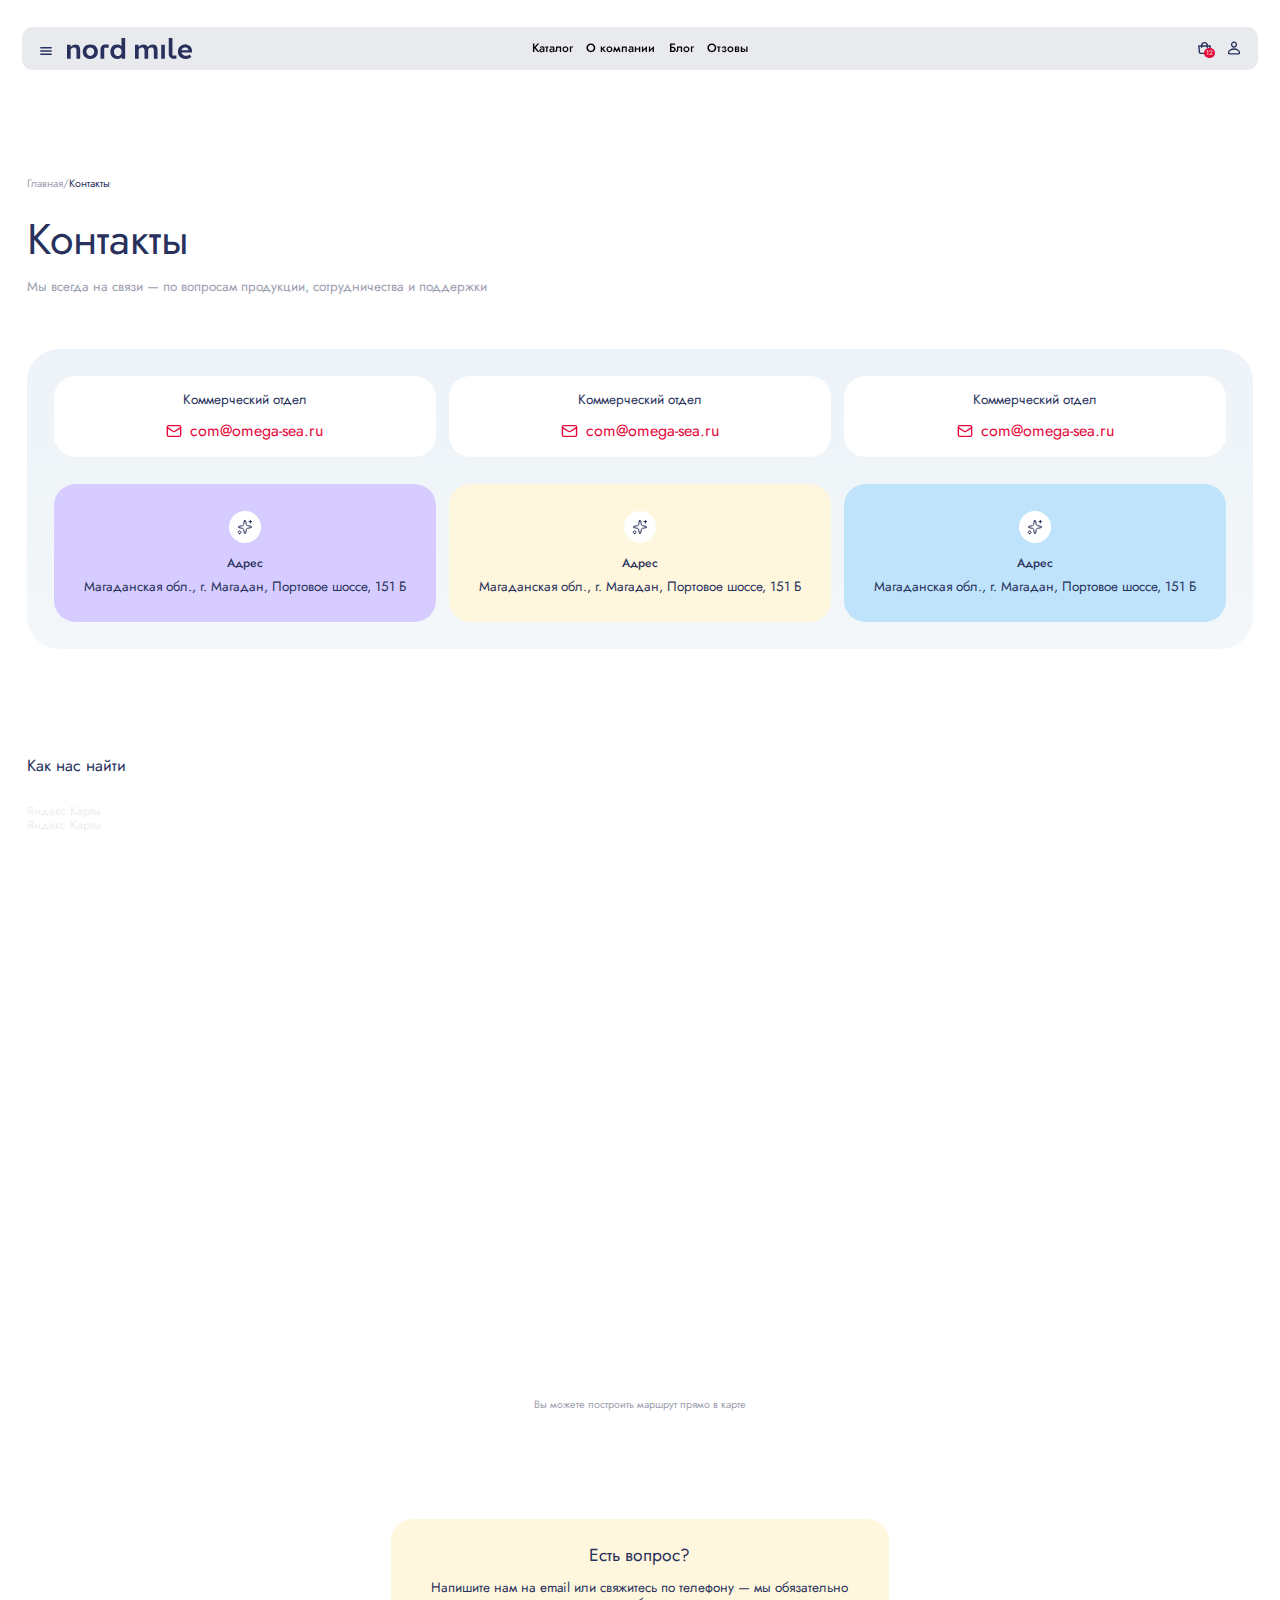
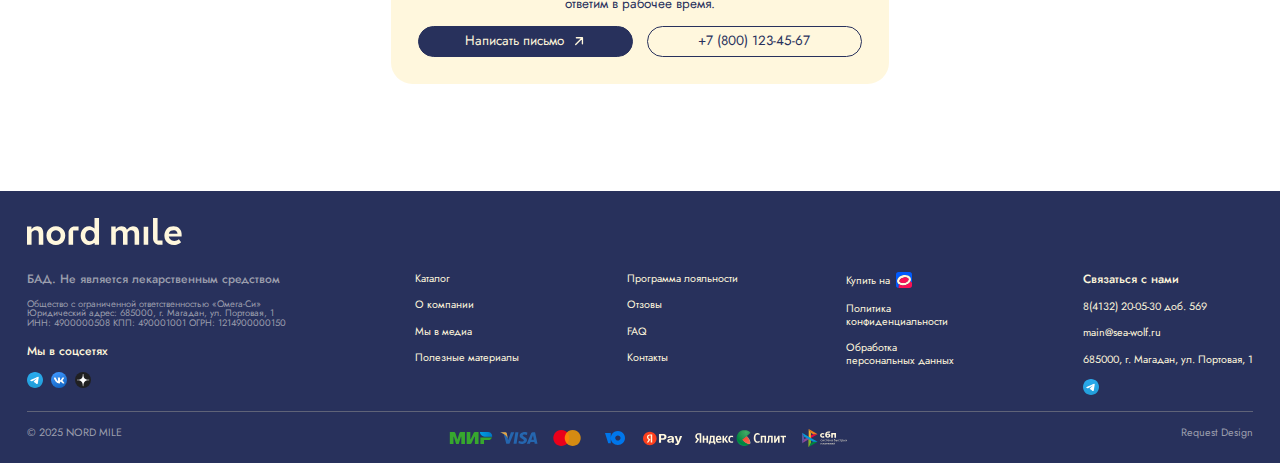
<file: contacts.html>
<!DOCTYPE html>
<html lang="ru">
<head>
  <meta charset="UTF-8">
  <meta name="viewport" content="width=device-width, initial-scale=1.0">
  <title>Контакты</title>

  <link rel="stylesheet" href="main.css">

  <!-- SEO-Parameters -->
  <meta name="keywords" content="ключевые слова">
  <meta name="description" content="описание">

  <!--  Favicon -->
  <link rel="icon" type="image/png" sizes="32x32" href="путь к иконке">
</head>
<body>
  <div class="wrapper">
    <header>
      <div class="header header__container-alt">
        <div class="header-block__start">
          <div class="burger">
            <img src="src/img/burger.svg" alt="" class="burger-img">
          </div>
  
          <a href="main.html" class="logo-header">
            <img src="src/img/logo__header.svg" alt="" class="logo-header__img">
          </a>
        </div>

        <nav class="nav-header">
          <ul class="nav-header__list">
            <li class="nav-header__list-item">
              <a href="catalog.html" class="nav-header__list-item__link lable__18-m">
                Каталог
              </a>
            </li>
            <li class="nav-header__list-item">
              <a href="about.html" class="nav-header__list-item__link lable__18-m">
                О компании
              </a>
            </li>
            <li class="nav-header__list-item">
              <a href="blog.html" class="nav-header__list-item__link lable__18-m">
                Блог
              </a>
            </li>
            <li class="nav-header__list-item">
              <a href="reviews.html" class="nav-header__list-item__link lable__18-m">
                Отзовы
              </a>
            </li>
          </ul>
        </nav>

        <div class="block-header-icon">
          <a href="cart.html" class="block-header__shop block-header-item">
            <img src="src/img/shop__bag.svg" alt="" class="block-header__shop-img">

            <span class="block-header__shop__counter">
              12
            </span>
          </a>
          <a href="" class="block-header__person block-header-item">
            <img src="src/img/personal__account.svg" alt="" class="block-header__person-img">
          </a>
        </div>
      </div>
    </header>
  
    <main class="page">
      <!-- section-contact -->
      <section>
        <div class="_container">
          <div class="body__16 bread-crumbs">
            <a href="" class="bread-crumbs__back">
              Главная/
            </a>
            <p class="bread-crumbs__now">
              Контакты
            </p>
          </div>

          <div class="core-contacts">
            <div class="core-contacts__head">
              <div class="h2-alt core-contacts__head-title">
                Контакты
              </div>

              <p class="body__20 core-contacts__head-text">
                Мы всегда на связи — по вопросам продукции, сотрудничества и поддержки
              </p>
            </div>

            <div class="container-contacts">
              <div class="container-contacts-up">
                <div class="container-contacts-up__card">
                  <span class="lable__20 container-contacts-up__card-text">
                    Коммерческий отдел
                  </span>
  
                  <div class="container-contacts-up__card-box">
                    <span class="container-contacts-up__card-box__img">
                      <img src="src/img/mail_contacts.svg" alt="">
                    </span>
  
                    <p class="container-contacts-up__card-box__text body__24">
                      com@omega-sea.ru
                    </p>
                  </div>
                </div>
                <div class="container-contacts-up__card">
                  <span class="lable__20 container-contacts-up__card-text">
                    Коммерческий отдел
                  </span>
  
                  <div class="container-contacts-up__card-box">
                    <span class="container-contacts-up__card-box__img">
                      <img src="src/img/mail_contacts.svg" alt="">
                    </span>
  
                    <p class="container-contacts-up__card-box__text body__24">
                      com@omega-sea.ru
                    </p>
                  </div>
                </div>
                <div class="container-contacts-up__card">
                  <span class="lable__20 container-contacts-up__card-text">
                    Коммерческий отдел
                  </span>
  
                  <div class="container-contacts-up__card-box">
                    <span class="container-contacts-up__card-box__img">
                      <img src="src/img/mail_contacts.svg" alt="">
                    </span>
  
                    <p class="container-contacts-up__card-box__text body__24">
                      com@omega-sea.ru
                    </p>
                  </div>
                </div>
              </div>

              <div class="container-contacts-down">
                <div class="container-contacts-down__card">
                  <span class="container-contacts-down__card-img">
                    <img src="src/img/adv__01.svg" alt="">
                  </span>

                  <div class="container-contacts-down__card-content">
                    <span class="lable__18-m container-contacts-down__card-content-title">
                      Адрес
                    </span>

                    <span class="body__20 container-contacts-down__card-content-text">
                      Магаданская обл., г. Магадан, Портовое шоссе, 151 Б
                    </span>
                  </div>
                </div>
                <div class="container-contacts-down__card">
                  <span class="container-contacts-down__card-img">
                    <img src="src/img/adv__01.svg" alt="">
                  </span>

                  <div class="container-contacts-down__card-content">
                    <span class="lable__18-m container-contacts-down__card-content-title">
                      Адрес
                    </span>

                    <span class="body__20 container-contacts-down__card-content-text">
                      Магаданская обл., г. Магадан, Портовое шоссе, 151 Б
                    </span>
                  </div>
                </div>
                <div class="container-contacts-down__card">
                  <span class="container-contacts-down__card-img">
                    <img src="src/img/adv__01.svg" alt="">
                  </span>

                  <div class="container-contacts-down__card-content">
                    <span class="lable__18-m container-contacts-down__card-content-title">
                      Адрес
                    </span>

                    <span class="body__20 container-contacts-down__card-content-text">
                      Магаданская обл., г. Магадан, Портовое шоссе, 151 Б
                    </span>
                  </div>
                </div>
              </div>
            </div>
          </div>
        </div>
      </section>

      <!-- section-map -->
      <section>
        <div class="_container">
          <div class="container-map">
            <p class="body__24 container-map-title">
              Как нас найти
            </p>

            <div style="position:relative;overflow:hidden;"><a href="https://yandex.ru/maps?utm_medium=mapframe&utm_source=maps" style="color:#eee;font-size:12px;position:absolute;top:0px;">Яндекс Карты</a><a href="https://yandex.ru/maps/?ll=158.716284%2C63.213438&utm_medium=mapframe&utm_source=maps&z=5" style="color:#eee;font-size:12px;position:absolute;top:14px;">Яндекс Карты</a><iframe src="https://yandex.ru/map-widget/v1/?ll=158.716284%2C63.213438&z=5" class="container-map__item" frameborder="1" allowfullscreen="true" style="position:relative;"></iframe></div>

            <p class="body__16 container-map-text">
              Вы можете построить маршрут прямо в карте
            </p>
          </div>
        </div>
      </section>

      <!-- section-look /// copy-->
      <section>
        <div class="_container">
          <div class="container-look">
            <div class="container-look__hgroup">
              <span class="container-look__hgroup-title title__26">
                Есть вопрос?
              </span>

              <p class="container-look__hgroup-text body__20">
                Напишите нам на email или свяжитесь по телефону — 
                мы обязательно ответим в рабочее время.
              </p>
            </div>

            <div class="container-look__btn">
              <button class="btn-primary__alt">
                <p class="lable__20">
                  Написать письмо
                </p>
  
                <span>
                  <svg viewBox="0 0 24 24" fill="none" xmlns="http://www.w3.org/2000/svg">
                  <path d="M17 7L7 17M17 7H8M17 7V16" stroke="#FFF7DD" stroke-width="2" stroke-linecap="round" stroke-linejoin="round"/>
                  </svg>
                </span>
              </button>

              <p class="contianer-profi__box__btn_tel lable__20">
                +7 (800) 123-45-67
              </p>
            </div>
          </div>
        </div>
      </section>
    </main>
  
    <footer>
      <div class="footer">
        
        <div class="footer-up">
          <a class="logo-footer">
            <img src="src/img/logo__footer.svg" alt="" class="logo-footer__img">
          </a>
          <div class="footer-up__container">

            <div class="foo-up__one">
              <div class="foo-up__one-box">
                <p class="foo-up__one-box__text lable__18-m">
                  БАД. Не является лекарственным средством
                </p>
                <p class="foo-up__one-box__info body__small-02">
                  Общество с ограниченной ответственностью  «Омега-Си» <br>
                  Юридический адрес: 685000, г. Магадан, ул.  Портовая, 1 <br>
                  ИНН: 4900000508  КПП: 490001001  ОГРН: 1214900000150
                </p>
              </div>
    
              <div class="foo-up__connection">
                <p class="foo-up__connection-text lable__18-m">
                  Мы в соцсетях
                </p>
    
                <div class="foo-up__social-icon">
                  <a href="" class="solcial-icon__link">
                    <img src="src/img/tg.svg" alt="" class="social-icon__link-img">
                  </a>
                  <a href="" class="solcial-icon__link">
                    <img src="src/img/vk.svg" alt="" class="social-icon__link-img">
                  </a>
                  <a href="" class="solcial-icon__link">
                    <img src="src/img/dzen.svg" alt="" class="social-icon__link-img">
                  </a>
                </div>
              </div>
            </div>
  
            <nav class="footer-nav">
              <ul class="footer-nav__list">
                <li class="footer-nav__list-item">
                  <a href="catalog.html" class="footer-nav__list-item__link body__16-alt">
                    Каталог
                  </a>
                </li>
                <li class="footer-nav__list-item">
                  <a href="about.html" class="footer-nav__list-item__link body__16-alt">
                    О компании
                  </a>
                </li>
                <li class="footer-nav__list-item">
                  <a href="media.html" class="footer-nav__list-item__link body__16-alt">
                    Мы в медиа
                  </a>
                </li>
                <li class="footer-nav__list-item">
                  <a href="" class="footer-nav__list-item__link body__16-alt">
                    Полезные материалы
                  </a>
                </li>
              </ul>
              
              <ul class="footer-nav__list">
                <li class="footer-nav__list-item">
                  <a href="loyalty__program.html" class="footer-nav__list-item__link body__16-alt">
                    Программа лояльности
                  </a>
                </li>
                <li class="footer-nav__list-item">
                  <a href="reviews.html" class="footer-nav__list-item__link body__16-alt">
                    Отзовы
                  </a>
                </li>
                <li class="footer-nav__list-item">
                  <a href="faq.html" class="footer-nav__list-item__link body__16-alt">
                    FAQ
                  </a>
                </li>
                <li class="footer-nav__list-item">
                  <a href="contacts.html" class="footer-nav__list-item__link body__16-alt">
                    Контакты
                  </a>
                </li>
              </ul>
  
              <ul class="footer-nav__list">
                <li class="footer-nav__list-item">
                  <a href="" class="footer-nav__list-item__link body__16-alt">
                    Купить на
  
                    <span class="footer-nav__list-item__link-img">
                      <img src="src/img/ozon.svg" alt="">
                    </span>
                  </a>
                </li>
                <li class="footer-nav__list-item">
                  <a href="privacy__policy.html" class="footer-nav__list-item__link body__16-alt">
                    Политика <br>
                    конфиденциальности
                  </a>
                </li>
                <li class="footer-nav__list-item">
                  <a href="" class="footer-nav__list-item__link body__16-alt">
                    Обработка <br>
                    персональных данных
                  </a>
                </li>
              </ul>
            </nav>
  
            <div class="foo-up__two">
              <p class="foo-up__two-text lable__18-m">
                Связаться с нами
              </p>
  
              <p class="foo-up__two-text body__16-alt">
                8(4132) 20-05-30 доб. 569
              </p>
  
              <p class="foo-up__two-text body__16-alt">
                main@sea-wolf.ru
              </p>
  
              <p class="foo-up__two-text body__16-alt">
                685000, г. Магадан, ул.  Портовая, 1
              </p>
  
              <a href="" class="foo-up__two-link">
                <img src="src/img/tg.svg" alt="">
              </a>
            </div>
          </div>
        </div>

        <div class="foo-up__one-box__mobile">
          <p class="foo-up__one-box__text lable__18-m">
            БАД. Не является лекарственным средством
          </p>
          <p class="foo-up__one-box__info body__small-02">
            Общество с ограниченной ответственностью  «Омега-Си» <br>
            Юридический адрес: 685000, г. Магадан, ул.  Портовая, 1 <br>
            ИНН: 4900000508  КПП: 490001001  ОГРН: 1214900000150
          </p>
        </div>

        <div class="footer-down">
          <span class="footer-down__date body__16">
            © 2025 NORD MILE
          </span>

          <div class="footer-down__card">
            <span class="footer-down__card-img">
              <img src="src/img/mir.svg" alt="">
            </span>
            <span class="footer-down__card-img">
              <img src="src/img/viza.svg" alt="">
            </span>
            <span class="footer-down__card-img">
              <img src="src/img/master.svg" alt="">
            </span>
            <span class="footer-down__card-img">
              <img src="src/img/master__02.svg" alt="">
            </span>
            <span class="footer-down__card-img">
              <img src="src/img/yandex__pay.svg" alt="">
            </span>
            <span class="footer-down__card-img">
              <img src="src/img/yandex__split.svg" alt="">
            </span>
            <span class="footer-down__card-img">
              <img src="src/img/spb.svg" alt="">
            </span>
          </div>

          <span class="footer-down__company body__16">
            Request Design
          </span>
        </div>
      </div>
    </footer>
  </div>

  <!-- burger-menu -->
  <div class="burger-menu">
    <div class="burger-content">
      
      <div class="burger-up">
        <div class="user-nav">
          <a href="" class="user-nav__link lable__18">
            <span class="user-nav__link-img user-nav__link-img__item">
              <img src="src/img/shop__bag.svg" alt="">

              <span class="block-header__shop__counter">
                123
              </span>
            </span>
            Корзина
          </a>
          <a href="" class="user-nav__link lable__18">
            <span class="user-nav__link-img">
              <img src="src/img/personal__account.svg" alt="">
            </span>
            Личный кабинет
          </a>
        </div>
        <span class="menu-close">
          <svg viewBox="0 0 24 24" fill="none" xmlns="http://www.w3.org/2000/svg">
          <path d="M12 12L7 7M12 12L17 17M12 12L17 7M12 12L7 17" stroke="#28315C" stroke-width="2" stroke-linecap="round" stroke-linejoin="round"/>
          </svg>
        </span>
      </div>

      <nav class="nav-burger">
        <a href="catalog.html" class="lable__18-m nav-burger__list-item__link">
          Каталог
        </a>
  
        <ul class="nav-burger__list">
          <li class="nav-burger__list-item">
            <a href="about.html" class="nav-burger__list-item__link lable__18">
              О компании
            </a>
          </li>
          <li class="nav-burger__list-item">
            <a href="media.html" class="nav-burger__list-item__link lable__18">
              Медиа о нас
            </a>
          </li>
          <li class="nav-burger__list-item">
            <a href="" class="nav-burger__list-item__link lable__18">
              Полезные материалы
            </a>
          </li>
          <li class="nav-burger__list-item">
            <a href="loyalty__program.html" class="nav-burger__list-item__link lable__18">
              Программа лояльности
            </a>
          </li>
          <li class="nav-burger__list-item">
            <a href="reviews.html" class="nav-burger__list-item__link lable__18">
              Отзовы
            </a>
          </li>
          <li class="nav-burger__list-item">
            <a href="faq.html" class="nav-burger__list-item__link lable__18">
              FAQ
            </a>
          </li>
          <li class="nav-burger__list-item">
            <a href="contacts.html" class="nav-burger__list-item__link lable__18">
              Контакты
            </a>
          </li>
        </ul>
      </nav>
  
      <div class="burger-menu__connection">
        <p class="burger-menu__connection-text lable__18-m">
          Мы в соцсетях
        </p>
  
        <div class="burger-menu__social-icon">
          <a href="" class="burger-menu__solcial-icon__link">
            <img src="src/img/tg.svg" alt="" class="social-icon__link-img">
          </a>
          <a href="" class="burger-menu__solcial-icon__link">
            <img src="src/img/vk.svg" alt="" class="social-icon__link-img">
          </a>
          <a href="" class="burger-menu__solcial-icon__link">
            <img src="src/img/dzen.svg" alt="" class="social-icon__link-img">
          </a>
        </div>
      </div>
    </div>
  </div>

    <script src="src/js/modal__all.js"></script>
</body>
</html>
</file>
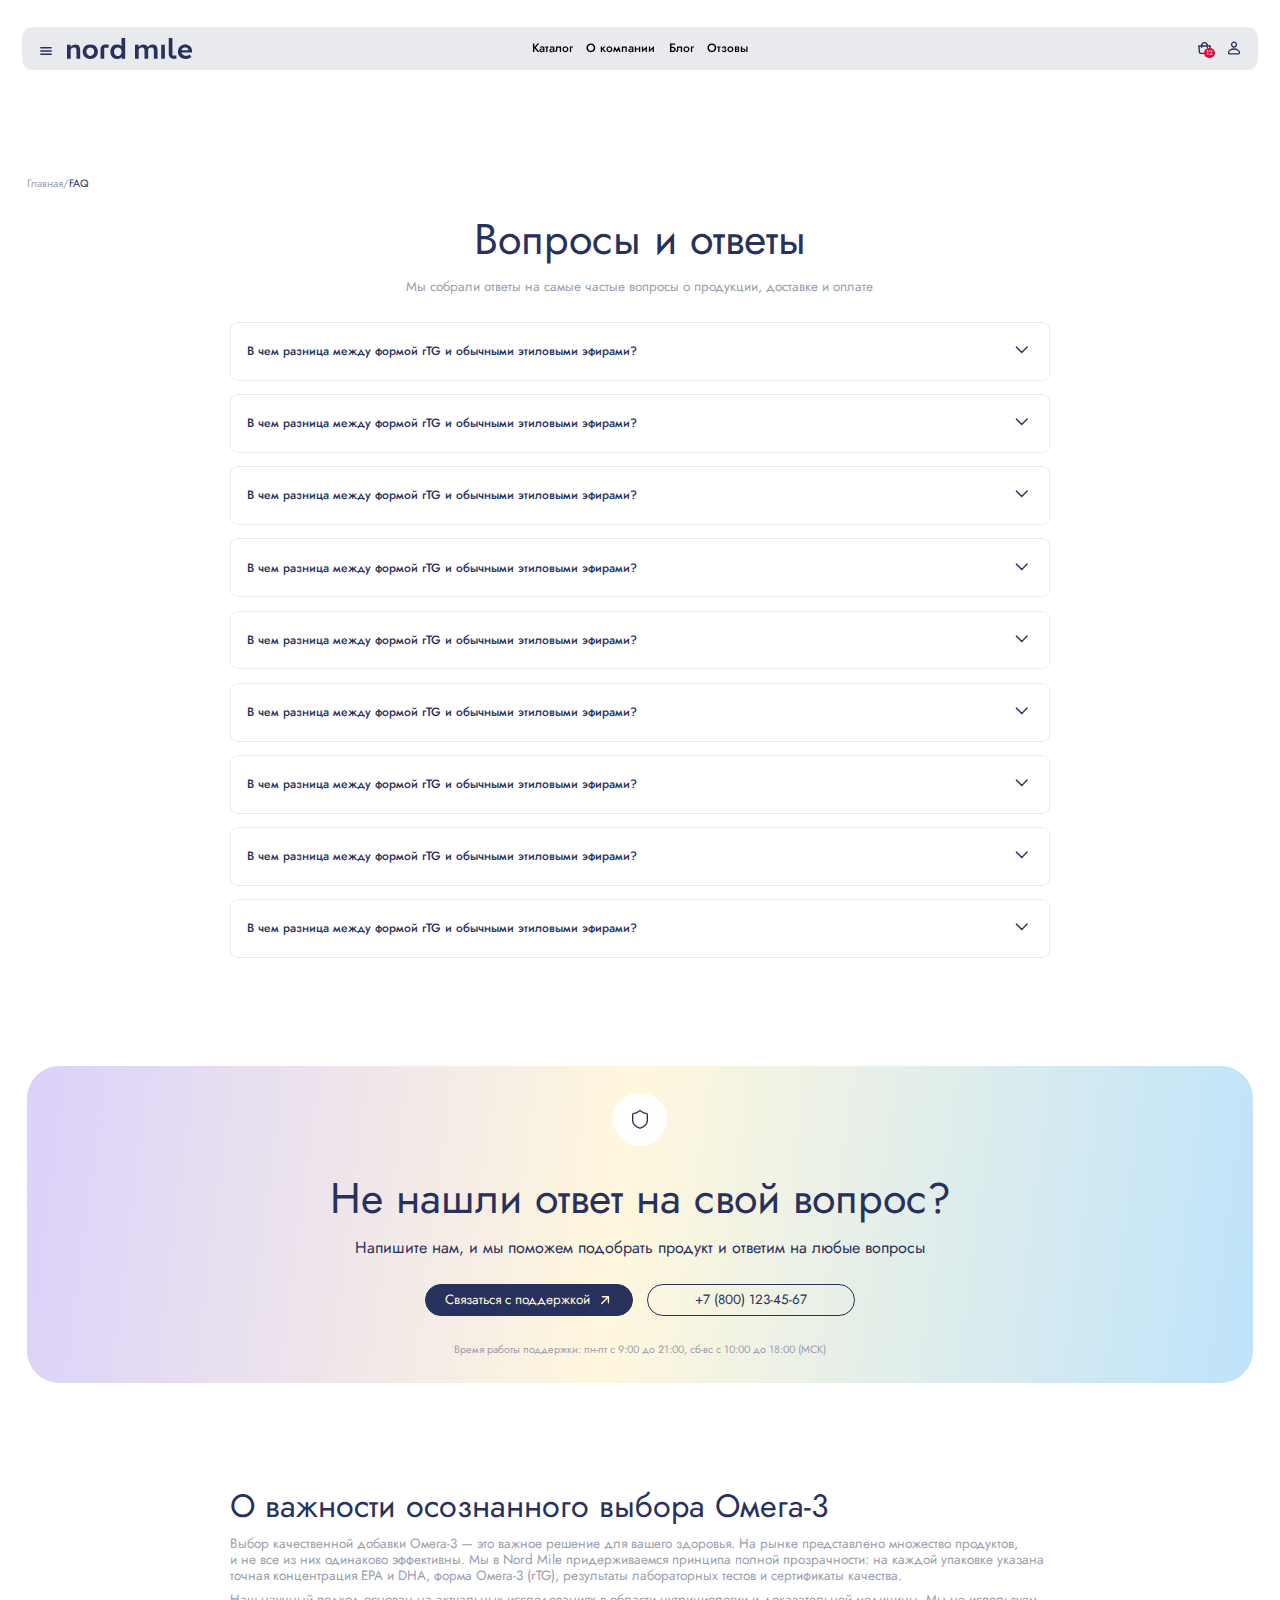
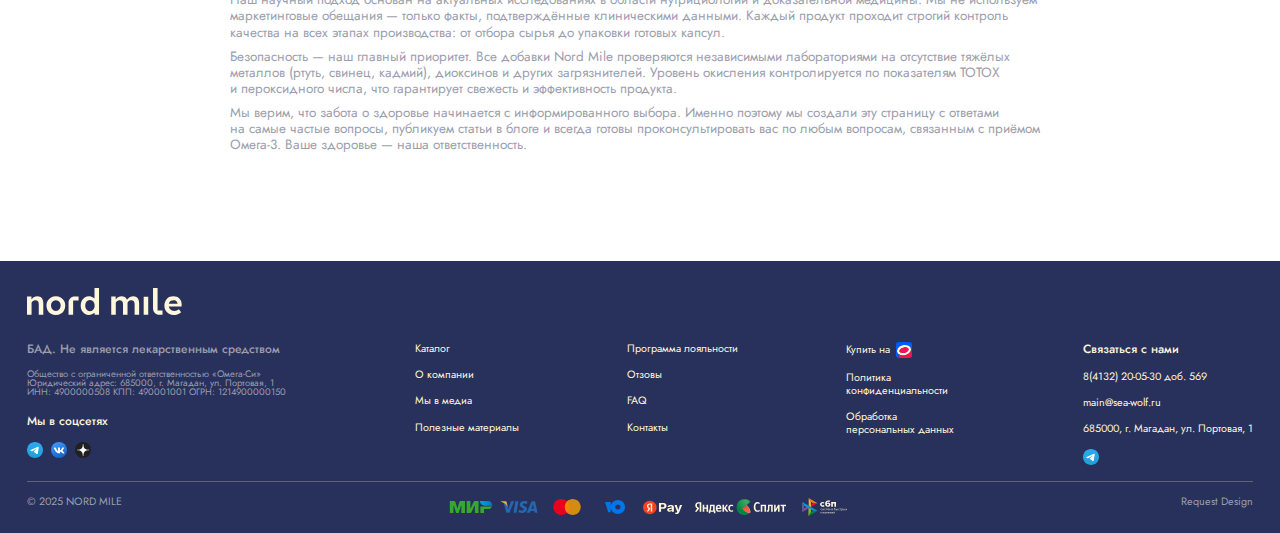
<file: faq.html>
<!DOCTYPE html>
<html lang="ru">
<head>
  <meta charset="UTF-8">
  <meta name="viewport" content="width=device-width, initial-scale=1.0">
  <title>Вопросы и ответы</title>

  <link rel="stylesheet" href="main.css">

  <!-- SEO-Parameters -->
  <meta name="keywords" content="ключевые слова">
  <meta name="description" content="описание">

  <!--  Favicon -->
  <link rel="icon" type="image/png" sizes="32x32" href="путь к иконке">
</head>
<body>
  <div class="wrapper">
    <header>
      <div class="header header__container-alt">
        <div class="header-block__start">
          <div class="burger">
            <img src="src/img/burger.svg" alt="" class="burger-img">
          </div>
  
          <a href="main.html" class="logo-header">
            <img src="src/img/logo__header.svg" alt="" class="logo-header__img">
          </a>
        </div>

        <nav class="nav-header">
          <ul class="nav-header__list">
            <li class="nav-header__list-item">
              <a href="catalog.html" class="nav-header__list-item__link lable__18-m">
                Каталог
              </a>
            </li>
            <li class="nav-header__list-item">
              <a href="about.html" class="nav-header__list-item__link lable__18-m">
                О компании
              </a>
            </li>
            <li class="nav-header__list-item">
              <a href="blog.html" class="nav-header__list-item__link lable__18-m">
                Блог
              </a>
            </li>
            <li class="nav-header__list-item">
              <a href="reviews.html" class="nav-header__list-item__link lable__18-m">
                Отзовы
              </a>
            </li>
          </ul>
        </nav>

        <div class="block-header-icon">
          <a href="cart.html" class="block-header__shop block-header-item">
            <img src="src/img/shop__bag.svg" alt="" class="block-header__shop-img">

            <span class="block-header__shop__counter">
              12
            </span>
          </a>
          <a href="" class="block-header__person block-header-item">
            <img src="src/img/personal__account.svg" alt="" class="block-header__person-img">
          </a>
        </div>
      </div>
    </header>
  
    <main class="page">
      <!-- section-faq -->
      <section>
        <div class="_container">
          <div class="body__16 bread-crumbs">
            <a href="" class="bread-crumbs__back">
              Главная/
            </a>
            <p class="bread-crumbs__now">
              FAQ
            </p>
          </div>

          <div class="container-faq">
            <div class="container-faq__head">
              <div class="h2-alt container-faq__head-title">
                Вопросы и ответы
              </div>
              <p class="body__20 container-faq__head__text">
                Мы собрали ответы на самые частые вопросы о продукции, доставке и оплате
              </p>
            </div>

            <div class="container-faq__block">
              <div class="accordion">
                <details class="accordion_details" name="faq">
                  <summary class="first-summary">
                    <span class="accordion_title lable__18-m"> В чем разница между формой rTG и обычными этиловыми эфирами? </span>
                    <div class="icon-box_summary">
                      <span>
                        <svg viewBox="0 0 32 32" fill="none" xmlns="http://www.w3.org/2000/svg">
                        <path d="M8 12L16 20L24 12" stroke="#28315C" stroke-width="2" stroke-linecap="round" stroke-linejoin="round"/>
                        </svg>
                      </span>
                    </div>
                  </summary>
                </details>
                <div class="accordion_contnent" >
                  <div class="accordion_content-body">
                    <p class="body__16">
                      Форма rTG (реэтерифицированные триглицериды) — это натуральная форма омега-3, которая усваивается организмом на 70% лучше, чем этиловые эфиры. Это особенно важно при приеме натощак. rTG-форма более устойчива к окислению и обеспечивает максимальную биодоступность EPA и DHA.
                    </p>
                  </div>
                </div>
              </div>
              <div class="accordion">
                <details class="accordion_details" name="faq">
                  <summary class="first-summary">
                    <span class="accordion_title lable__18-m"> В чем разница между формой rTG и обычными этиловыми эфирами? </span>
                    <div class="icon-box_summary">
                      <span>
                        <svg viewBox="0 0 32 32" fill="none" xmlns="http://www.w3.org/2000/svg">
                        <path d="M8 12L16 20L24 12" stroke="#28315C" stroke-width="2" stroke-linecap="round" stroke-linejoin="round"/>
                        </svg>
                      </span>
                    </div>
                  </summary>
                </details>
                <div class="accordion_contnent" >
                  <div class="accordion_content-body">
                    <p class="body__16">
                      Форма rTG (реэтерифицированные триглицериды) — это натуральная форма омега-3, которая усваивается организмом на 70% лучше, чем этиловые эфиры. Это особенно важно при приеме натощак. rTG-форма более устойчива к окислению и обеспечивает максимальную биодоступность EPA и DHA.
                    </p>
                  </div>
                </div>
              </div>
              <div class="accordion">
                <details class="accordion_details" name="faq">
                  <summary class="first-summary">
                    <span class="accordion_title lable__18-m"> В чем разница между формой rTG и обычными этиловыми эфирами? </span>
                    <div class="icon-box_summary">
                      <span>
                        <svg viewBox="0 0 32 32" fill="none" xmlns="http://www.w3.org/2000/svg">
                        <path d="M8 12L16 20L24 12" stroke="#28315C" stroke-width="2" stroke-linecap="round" stroke-linejoin="round"/>
                        </svg>
                      </span>
                    </div>
                  </summary>
                </details>
                <div class="accordion_contnent" >
                  <div class="accordion_content-body">
                    <p class="body__16">
                      Форма rTG (реэтерифицированные триглицериды) — это натуральная форма омега-3, которая усваивается организмом на 70% лучше, чем этиловые эфиры. Это особенно важно при приеме натощак. rTG-форма более устойчива к окислению и обеспечивает максимальную биодоступность EPA и DHA.
                    </p>
                  </div>
                </div>
              </div>
              <div class="accordion">
                <details class="accordion_details" name="faq">
                  <summary class="first-summary">
                    <span class="accordion_title lable__18-m"> В чем разница между формой rTG и обычными этиловыми эфирами? </span>
                    <div class="icon-box_summary">
                      <span>
                        <svg viewBox="0 0 32 32" fill="none" xmlns="http://www.w3.org/2000/svg">
                        <path d="M8 12L16 20L24 12" stroke="#28315C" stroke-width="2" stroke-linecap="round" stroke-linejoin="round"/>
                        </svg>
                      </span>
                    </div>
                  </summary>
                </details>
                <div class="accordion_contnent" >
                  <div class="accordion_content-body">
                    <p class="body__16">
                      Форма rTG (реэтерифицированные триглицериды) — это натуральная форма омега-3, которая усваивается организмом на 70% лучше, чем этиловые эфиры. Это особенно важно при приеме натощак. rTG-форма более устойчива к окислению и обеспечивает максимальную биодоступность EPA и DHA.
                    </p>
                  </div>
                </div>
              </div>
              <div class="accordion">
                <details class="accordion_details" name="faq">
                  <summary class="first-summary">
                    <span class="accordion_title lable__18-m"> В чем разница между формой rTG и обычными этиловыми эфирами? </span>
                    <div class="icon-box_summary">
                      <span>
                        <svg viewBox="0 0 32 32" fill="none" xmlns="http://www.w3.org/2000/svg">
                        <path d="M8 12L16 20L24 12" stroke="#28315C" stroke-width="2" stroke-linecap="round" stroke-linejoin="round"/>
                        </svg>
                      </span>
                    </div>
                  </summary>
                </details>
                <div class="accordion_contnent" >
                  <div class="accordion_content-body">
                    <p class="body__16">
                      Форма rTG (реэтерифицированные триглицериды) — это натуральная форма омега-3, которая усваивается организмом на 70% лучше, чем этиловые эфиры. Это особенно важно при приеме натощак. rTG-форма более устойчива к окислению и обеспечивает максимальную биодоступность EPA и DHA.
                    </p>
                  </div>
                </div>
              </div>
              <div class="accordion">
                <details class="accordion_details" name="faq">
                  <summary class="first-summary">
                    <span class="accordion_title lable__18-m"> В чем разница между формой rTG и обычными этиловыми эфирами? </span>
                    <div class="icon-box_summary">
                      <span>
                        <svg viewBox="0 0 32 32" fill="none" xmlns="http://www.w3.org/2000/svg">
                        <path d="M8 12L16 20L24 12" stroke="#28315C" stroke-width="2" stroke-linecap="round" stroke-linejoin="round"/>
                        </svg>
                      </span>
                    </div>
                  </summary>
                </details>
                <div class="accordion_contnent" >
                  <div class="accordion_content-body">
                    <p class="body__16">
                      Форма rTG (реэтерифицированные триглицериды) — это натуральная форма омега-3, которая усваивается организмом на 70% лучше, чем этиловые эфиры. Это особенно важно при приеме натощак. rTG-форма более устойчива к окислению и обеспечивает максимальную биодоступность EPA и DHA.
                    </p>
                  </div>
                </div>
              </div>
              <div class="accordion">
                <details class="accordion_details" name="faq">
                  <summary class="first-summary">
                    <span class="accordion_title lable__18-m"> В чем разница между формой rTG и обычными этиловыми эфирами? </span>
                    <div class="icon-box_summary">
                      <span>
                        <svg viewBox="0 0 32 32" fill="none" xmlns="http://www.w3.org/2000/svg">
                        <path d="M8 12L16 20L24 12" stroke="#28315C" stroke-width="2" stroke-linecap="round" stroke-linejoin="round"/>
                        </svg>
                      </span>
                    </div>
                  </summary>
                </details>
                <div class="accordion_contnent" >
                  <div class="accordion_content-body">
                    <p class="body__16">
                      Форма rTG (реэтерифицированные триглицериды) — это натуральная форма омега-3, которая усваивается организмом на 70% лучше, чем этиловые эфиры. Это особенно важно при приеме натощак. rTG-форма более устойчива к окислению и обеспечивает максимальную биодоступность EPA и DHA.
                    </p>
                  </div>
                </div>
              </div>
              <div class="accordion">
                <details class="accordion_details" name="faq">
                  <summary class="first-summary">
                    <span class="accordion_title lable__18-m"> В чем разница между формой rTG и обычными этиловыми эфирами? </span>
                    <div class="icon-box_summary">
                      <span>
                        <svg viewBox="0 0 32 32" fill="none" xmlns="http://www.w3.org/2000/svg">
                        <path d="M8 12L16 20L24 12" stroke="#28315C" stroke-width="2" stroke-linecap="round" stroke-linejoin="round"/>
                        </svg>
                      </span>
                    </div>
                  </summary>
                </details>
                <div class="accordion_contnent" >
                  <div class="accordion_content-body">
                    <p class="body__16">
                      Форма rTG (реэтерифицированные триглицериды) — это натуральная форма омега-3, которая усваивается организмом на 70% лучше, чем этиловые эфиры. Это особенно важно при приеме натощак. rTG-форма более устойчива к окислению и обеспечивает максимальную биодоступность EPA и DHA.
                    </p>
                  </div>
                </div>
              </div>
              <div class="accordion">
                <details class="accordion_details" name="faq">
                  <summary class="first-summary">
                    <span class="accordion_title lable__18-m"> В чем разница между формой rTG и обычными этиловыми эфирами? </span>
                    <div class="icon-box_summary">
                      <span>
                        <svg viewBox="0 0 32 32" fill="none" xmlns="http://www.w3.org/2000/svg">
                        <path d="M8 12L16 20L24 12" stroke="#28315C" stroke-width="2" stroke-linecap="round" stroke-linejoin="round"/>
                        </svg>
                      </span>
                    </div>
                  </summary>
                </details>
                <div class="accordion_contnent" >
                  <div class="accordion_content-body">
                    <p class="body__16">
                      Форма rTG (реэтерифицированные триглицериды) — это натуральная форма омега-3, которая усваивается организмом на 70% лучше, чем этиловые эфиры. Это особенно важно при приеме натощак. rTG-форма более устойчива к окислению и обеспечивает максимальную биодоступность EPA и DHA.
                    </p>
                  </div>
                </div>
              </div>
            </div>
          </div>
        </div>
      </section>

      <!-- section-profi /// copy-->
      <section>
        <div class="_container">
          <div class="container-profi">
            <div class="container-profi__card-img">
              <img src="src/img/adv__02.svg" alt="">
            </div>

            <div class="container-profi__hgroup">
              <div class="h2-alt container-profi__hgroup-title">
                Не нашли ответ на свой вопрос?
              </div>

              <p class="body__24 container-profi__hgroup-text">
                Напишите нам, и мы поможем подобрать продукт и ответим на любые вопросы
              </p>
            </div>

            <div class="contianer-profi__box__btn">
              <button class="btn-primary__alt" data-modal-open="#modalQuestion">
                <p class="lable__20">
                  Связаться с поддержкой
                </p>

                <span>
                  <svg viewBox="0 0 24 24" fill="none" xmlns="http://www.w3.org/2000/svg">
                  <path d="M17 7L7 17M17 7H8M17 7V16" stroke="#FFF7DD" stroke-width="2" stroke-linecap="round" stroke-linejoin="round"/>
                  </svg>
                </span>
              </button>

              <p class="contianer-profi__box__btn_tel lable__20">
                +7 (800) 123-45-67
              </p>
            </div>

            <p class="body__16 container-profi__span">
              Время работы поддержки: пн-пт с 9:00 до 21:00, сб-вс с 10:00 до 18:00 (МСК)
            </p>

          </div>
        </div>
      </section>

      <!-- section-important -->
      <section>
        <div class="_container">
          <div class="contianer-important">
            <div class="title__48 contianer-important-title">
              О важности осознанного выбора Омега-3
            </div>

            <div class="contianer-important__block">
              <p class="body__20">
                Выбор качественной добавки Омега-3 — это важное решение для вашего здоровья. На рынке представлено множество продуктов, и не все из них одинаково эффективны. Мы в Nord Mile придерживаемся принципа полной прозрачности: на каждой упаковке указана точная концентрация EPA и DHA, форма Омега-3 (rTG), результаты лабораторных тестов и сертификаты качества.
              </p>
              <p class="body__20">
                Наш научный подход основан на актуальных исследованиях в области нутрициологии и доказательной медицины. Мы не используем маркетинговые обещания — только факты, подтверждённые клиническими данными. Каждый продукт проходит строгий контроль качества на всех этапах производства: от отбора сырья до упаковки готовых капсул.
              </p>
              <p class="body__20">
                Безопасность — наш главный приоритет. Все добавки Nord Mile проверяются независимыми лабораториями на отсутствие тяжёлых металлов (ртуть, свинец, кадмий), диоксинов и других загрязнителей. Уровень окисления контролируется по показателям TOTOX и пероксидного числа, что гарантирует свежесть и эффективность продукта.
              </p>
              <p class="body__20">
                Мы верим, что забота о здоровье начинается с информированного выбора. Именно поэтому мы создали эту страницу с ответами на самые частые вопросы, публикуем статьи в блоге и всегда готовы проконсультировать вас по любым вопросам, связанным с приёмом Омега-3. Ваше здоровье — наша ответственность.
              </p>
            </div>
          </div>
        </div>
      </section>
    </main>
  
    <footer>
      <div class="footer">
        
        <div class="footer-up">
          <a class="logo-footer">
            <img src="src/img/logo__footer.svg" alt="" class="logo-footer__img">
          </a>
          <div class="footer-up__container">

            <div class="foo-up__one">
              <div class="foo-up__one-box">
                <p class="foo-up__one-box__text lable__18-m">
                  БАД. Не является лекарственным средством
                </p>
                <p class="foo-up__one-box__info body__small-02">
                  Общество с ограниченной ответственностью  «Омега-Си» <br>
                  Юридический адрес: 685000, г. Магадан, ул.  Портовая, 1 <br>
                  ИНН: 4900000508  КПП: 490001001  ОГРН: 1214900000150
                </p>
              </div>
    
              <div class="foo-up__connection">
                <p class="foo-up__connection-text lable__18-m">
                  Мы в соцсетях
                </p>
    
                <div class="foo-up__social-icon">
                  <a href="" class="solcial-icon__link">
                    <img src="src/img/tg.svg" alt="" class="social-icon__link-img">
                  </a>
                  <a href="" class="solcial-icon__link">
                    <img src="src/img/vk.svg" alt="" class="social-icon__link-img">
                  </a>
                  <a href="" class="solcial-icon__link">
                    <img src="src/img/dzen.svg" alt="" class="social-icon__link-img">
                  </a>
                </div>
              </div>
            </div>
  
            <nav class="footer-nav">
              <ul class="footer-nav__list">
                <li class="footer-nav__list-item">
                  <a href="catalog.html" class="footer-nav__list-item__link body__16-alt">
                    Каталог
                  </a>
                </li>
                <li class="footer-nav__list-item">
                  <a href="about.html" class="footer-nav__list-item__link body__16-alt">
                    О компании
                  </a>
                </li>
                <li class="footer-nav__list-item">
                  <a href="media.html" class="footer-nav__list-item__link body__16-alt">
                    Мы в медиа
                  </a>
                </li>
                <li class="footer-nav__list-item">
                  <a href="" class="footer-nav__list-item__link body__16-alt">
                    Полезные материалы
                  </a>
                </li>
              </ul>
              
              <ul class="footer-nav__list">
                <li class="footer-nav__list-item">
                  <a href="loyalty__program.html" class="footer-nav__list-item__link body__16-alt">
                    Программа лояльности
                  </a>
                </li>
                <li class="footer-nav__list-item">
                  <a href="reviews.html" class="footer-nav__list-item__link body__16-alt">
                    Отзовы
                  </a>
                </li>
                <li class="footer-nav__list-item">
                  <a href="faq.html" class="footer-nav__list-item__link body__16-alt">
                    FAQ
                  </a>
                </li>
                <li class="footer-nav__list-item">
                  <a href="contacts.html" class="footer-nav__list-item__link body__16-alt">
                    Контакты
                  </a>
                </li>
              </ul>
  
              <ul class="footer-nav__list">
                <li class="footer-nav__list-item">
                  <a href="" class="footer-nav__list-item__link body__16-alt">
                    Купить на
  
                    <span class="footer-nav__list-item__link-img">
                      <img src="src/img/ozon.svg" alt="">
                    </span>
                  </a>
                </li>
                <li class="footer-nav__list-item">
                  <a href="privacy__policy.html" class="footer-nav__list-item__link body__16-alt">
                    Политика <br>
                    конфиденциальности
                  </a>
                </li>
                <li class="footer-nav__list-item">
                  <a href="" class="footer-nav__list-item__link body__16-alt">
                    Обработка <br>
                    персональных данных
                  </a>
                </li>
              </ul>
            </nav>
  
            <div class="foo-up__two">
              <p class="foo-up__two-text lable__18-m">
                Связаться с нами
              </p>
  
              <p class="foo-up__two-text body__16-alt">
                8(4132) 20-05-30 доб. 569
              </p>
  
              <p class="foo-up__two-text body__16-alt">
                main@sea-wolf.ru
              </p>
  
              <p class="foo-up__two-text body__16-alt">
                685000, г. Магадан, ул.  Портовая, 1
              </p>
  
              <a href="" class="foo-up__two-link">
                <img src="src/img/tg.svg" alt="">
              </a>
            </div>
          </div>
        </div>

        <div class="foo-up__one-box__mobile">
          <p class="foo-up__one-box__text lable__18-m">
            БАД. Не является лекарственным средством
          </p>
          <p class="foo-up__one-box__info body__small-02">
            Общество с ограниченной ответственностью  «Омега-Си» <br>
            Юридический адрес: 685000, г. Магадан, ул.  Портовая, 1 <br>
            ИНН: 4900000508  КПП: 490001001  ОГРН: 1214900000150
          </p>
        </div>

        <div class="footer-down">
          <span class="footer-down__date body__16">
            © 2025 NORD MILE
          </span>

          <div class="footer-down__card">
            <span class="footer-down__card-img">
              <img src="src/img/mir.svg" alt="">
            </span>
            <span class="footer-down__card-img">
              <img src="src/img/viza.svg" alt="">
            </span>
            <span class="footer-down__card-img">
              <img src="src/img/master.svg" alt="">
            </span>
            <span class="footer-down__card-img">
              <img src="src/img/master__02.svg" alt="">
            </span>
            <span class="footer-down__card-img">
              <img src="src/img/yandex__pay.svg" alt="">
            </span>
            <span class="footer-down__card-img">
              <img src="src/img/yandex__split.svg" alt="">
            </span>
            <span class="footer-down__card-img">
              <img src="src/img/spb.svg" alt="">
            </span>
          </div>

          <span class="footer-down__company body__16">
            Request Design
          </span>
        </div>
      </div>
    </footer>
  </div>

  <!-- modalQuestion -->
  <div class="modal" id="modalQuestion">
    <div class="modal-content">
      <div class="modal__question modal-content-style">
        <button class="close-modal" data-modal-close>
          <svg viewBox="0 0 24 24" fill="none" xmlns="http://www.w3.org/2000/svg">
          <path d="M12 12L7 7M12 12L17 17M12 12L17 7M12 12L7 17" stroke="#28315C" stroke-width="2" stroke-linecap="round" stroke-linejoin="round"/>
          </svg>
        </button>

        <div class="question-head">
          <div class="question-head__img">
            <img src="src/img/modal__01.svg" alt="">
          </div>
  
          <span class="title__26 question-head__title">
            Задать вопрос
          </span>
  
          <p class="body__16 question-head__text">
            Напишите нам, и мы поможем подобрать продукт 
            и ответим на любые вопросы
          </p>
        </div>
  
        <form action="" class="question-form">
          <label class="label-def">
            <p class="body__20 label-def__text">
              Имя
            </p>
            <input type="text" placeholder="Иван" class="input-def body__20">
          </label>
  
          <p class="lable__20 question-form__text">
            Введите номер телефона или email, по которому вы хотите, чтобы с Вами связались
          </p>
  
          <label class="label-def">
            <p class="body__20 label-def__text">
              Email
            </p>
            <input type="text" placeholder="ivan@example.com" class="input-def body__20">
            <p class="body__small question-form__label__text">
              Адрес, по которому мы сможем с Вами связаться
            </p>
          </label>
  
          <label class="label-def">
            <p class="body__20 label-def__text">
              Телефон
            </p>
            <input type="text" placeholder="+7 (___) ___-__-__" class="input-def body__20">
            <p class="body__small question-form__label__text">
              Телефон, по которому мы сможем с Вами связаться
            </p>
          </label>
  
          <label class="label-def body__20 label-def__alt">
            <p class="body__20 label-def__text">
              Ваш вопрос
            </p>
            <textarea name="" id="" placeholder="Напишите здесь Ваш вопрос" class="textarea-def body__20"></textarea>
          </label>    

          <button class="btn-primary__alt">
            <p class="lable__20">
              Отправить
            </p>
    
            <span>
              <svg width="24" height="24" viewBox="0 0 24 24" fill="none" xmlns="http://www.w3.org/2000/svg">
              <path d="M17 7L7 17M17 7H8M17 7V16" stroke="#FFF7DD" stroke-width="2" stroke-linecap="round" stroke-linejoin="round"/>
              </svg>
            </span>
          </button>
        </form>
  
  
        <p class="body__16 question-form__box">
          После обработки заявки, мы свяжемся с Вами удобным для Вас способом
        </p>

      </div>
    </div>
  </div>

  <!-- burger-menu -->
  <div class="burger-menu">
    <div class="burger-content">
      
      <div class="burger-up">
        <div class="user-nav">
          <a href="" class="user-nav__link lable__18">
            <span class="user-nav__link-img user-nav__link-img__item">
              <img src="src/img/shop__bag.svg" alt="">

              <span class="block-header__shop__counter">
                123
              </span>
            </span>
            Корзина
          </a>
          <a href="" class="user-nav__link lable__18">
            <span class="user-nav__link-img">
              <img src="src/img/personal__account.svg" alt="">
            </span>
            Личный кабинет
          </a>
        </div>
        <span class="menu-close">
          <svg viewBox="0 0 24 24" fill="none" xmlns="http://www.w3.org/2000/svg">
          <path d="M12 12L7 7M12 12L17 17M12 12L17 7M12 12L7 17" stroke="#28315C" stroke-width="2" stroke-linecap="round" stroke-linejoin="round"/>
          </svg>
        </span>
      </div>

      <nav class="nav-burger">
        <a href="catalog.html" class="lable__18-m nav-burger__list-item__link">
          Каталог
        </a>
  
        <ul class="nav-burger__list">
          <li class="nav-burger__list-item">
            <a href="about.html" class="nav-burger__list-item__link lable__18">
              О компании
            </a>
          </li>
          <li class="nav-burger__list-item">
            <a href="media.html" class="nav-burger__list-item__link lable__18">
              Медиа о нас
            </a>
          </li>
          <li class="nav-burger__list-item">
            <a href="" class="nav-burger__list-item__link lable__18">
              Полезные материалы
            </a>
          </li>
          <li class="nav-burger__list-item">
            <a href="loyalty__program.html" class="nav-burger__list-item__link lable__18">
              Программа лояльности
            </a>
          </li>
          <li class="nav-burger__list-item">
            <a href="reviews.html" class="nav-burger__list-item__link lable__18">
              Отзовы
            </a>
          </li>
          <li class="nav-burger__list-item">
            <a href="faq.html" class="nav-burger__list-item__link lable__18">
              FAQ
            </a>
          </li>
          <li class="nav-burger__list-item">
            <a href="contacts.html" class="nav-burger__list-item__link lable__18">
              Контакты
            </a>
          </li>
        </ul>
      </nav>
  
      <div class="burger-menu__connection">
        <p class="burger-menu__connection-text lable__18-m">
          Мы в соцсетях
        </p>
  
        <div class="burger-menu__social-icon">
          <a href="" class="burger-menu__solcial-icon__link">
            <img src="src/img/tg.svg" alt="" class="social-icon__link-img">
          </a>
          <a href="" class="burger-menu__solcial-icon__link">
            <img src="src/img/vk.svg" alt="" class="social-icon__link-img">
          </a>
          <a href="" class="burger-menu__solcial-icon__link">
            <img src="src/img/dzen.svg" alt="" class="social-icon__link-img">
          </a>
        </div>
      </div>
    </div>
  </div>

  <script src="src/js/modal__all.js"></script>
</body>
</html>
</file>
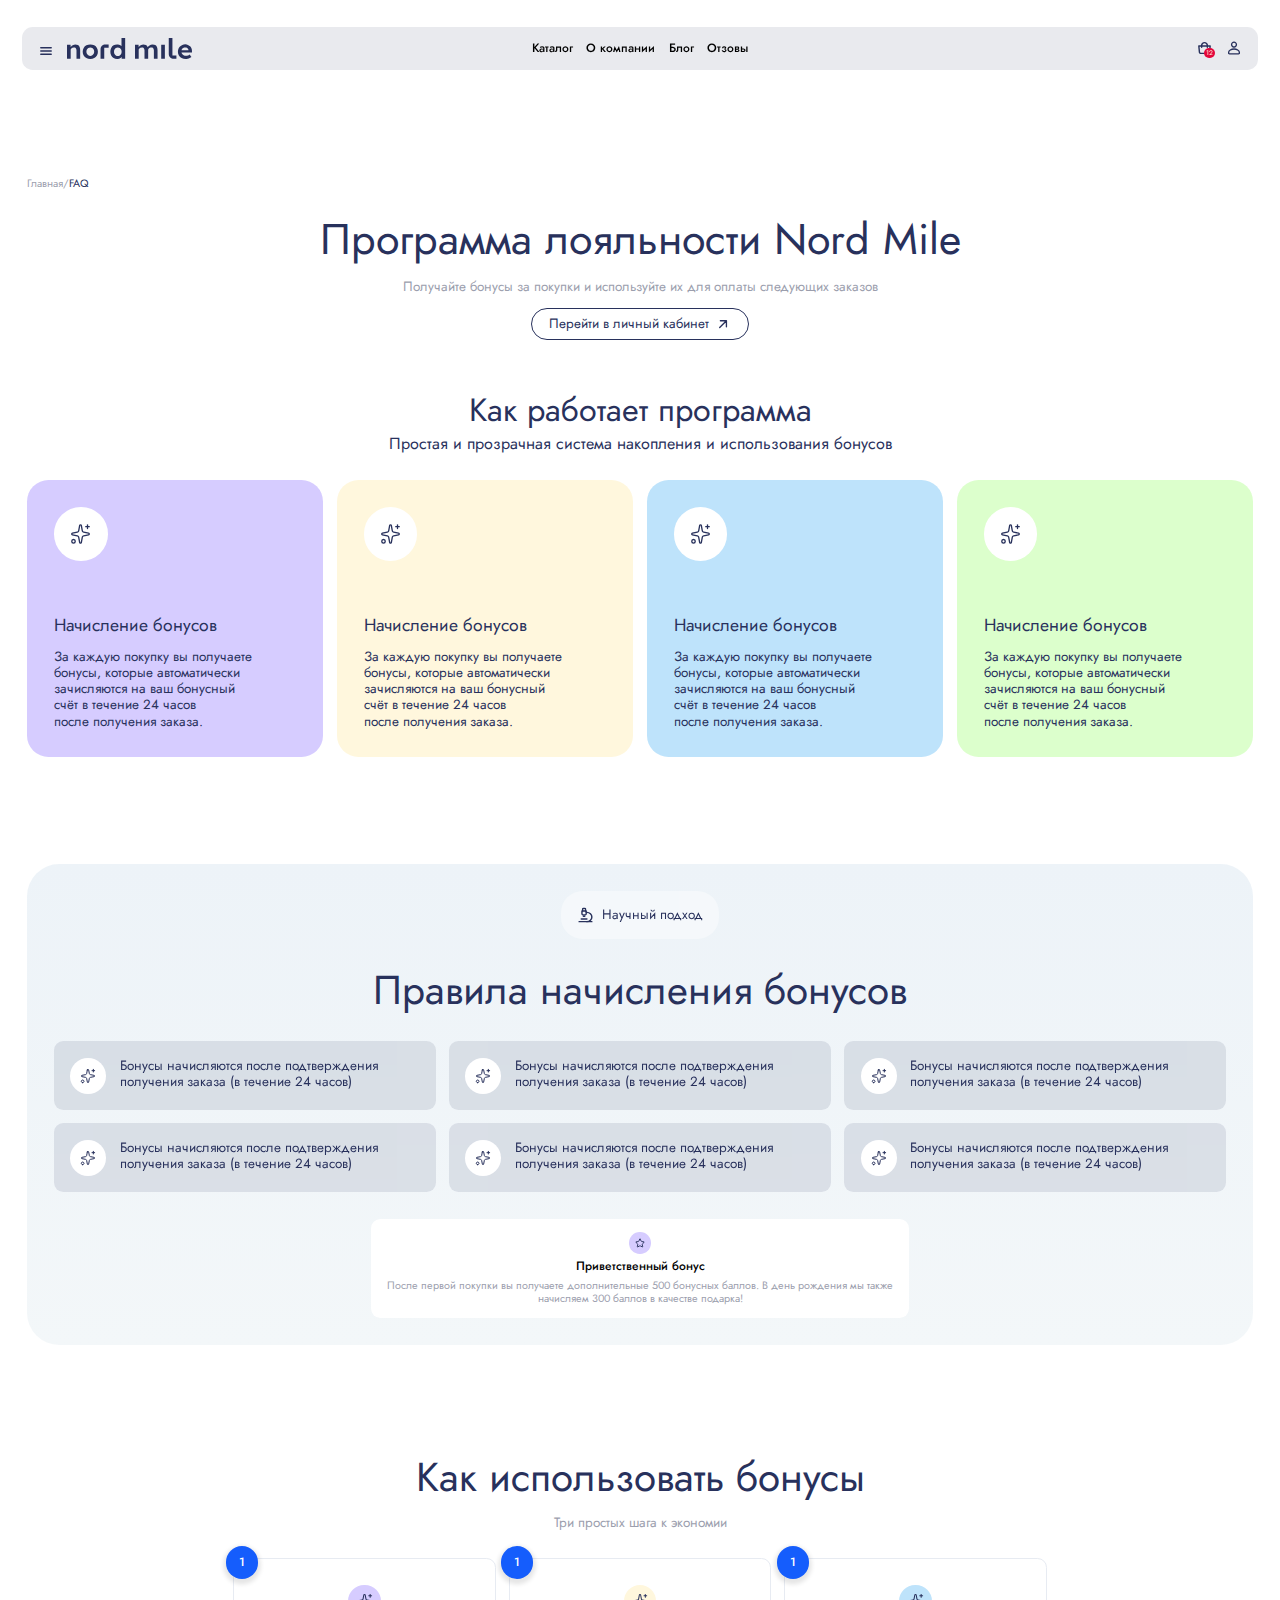
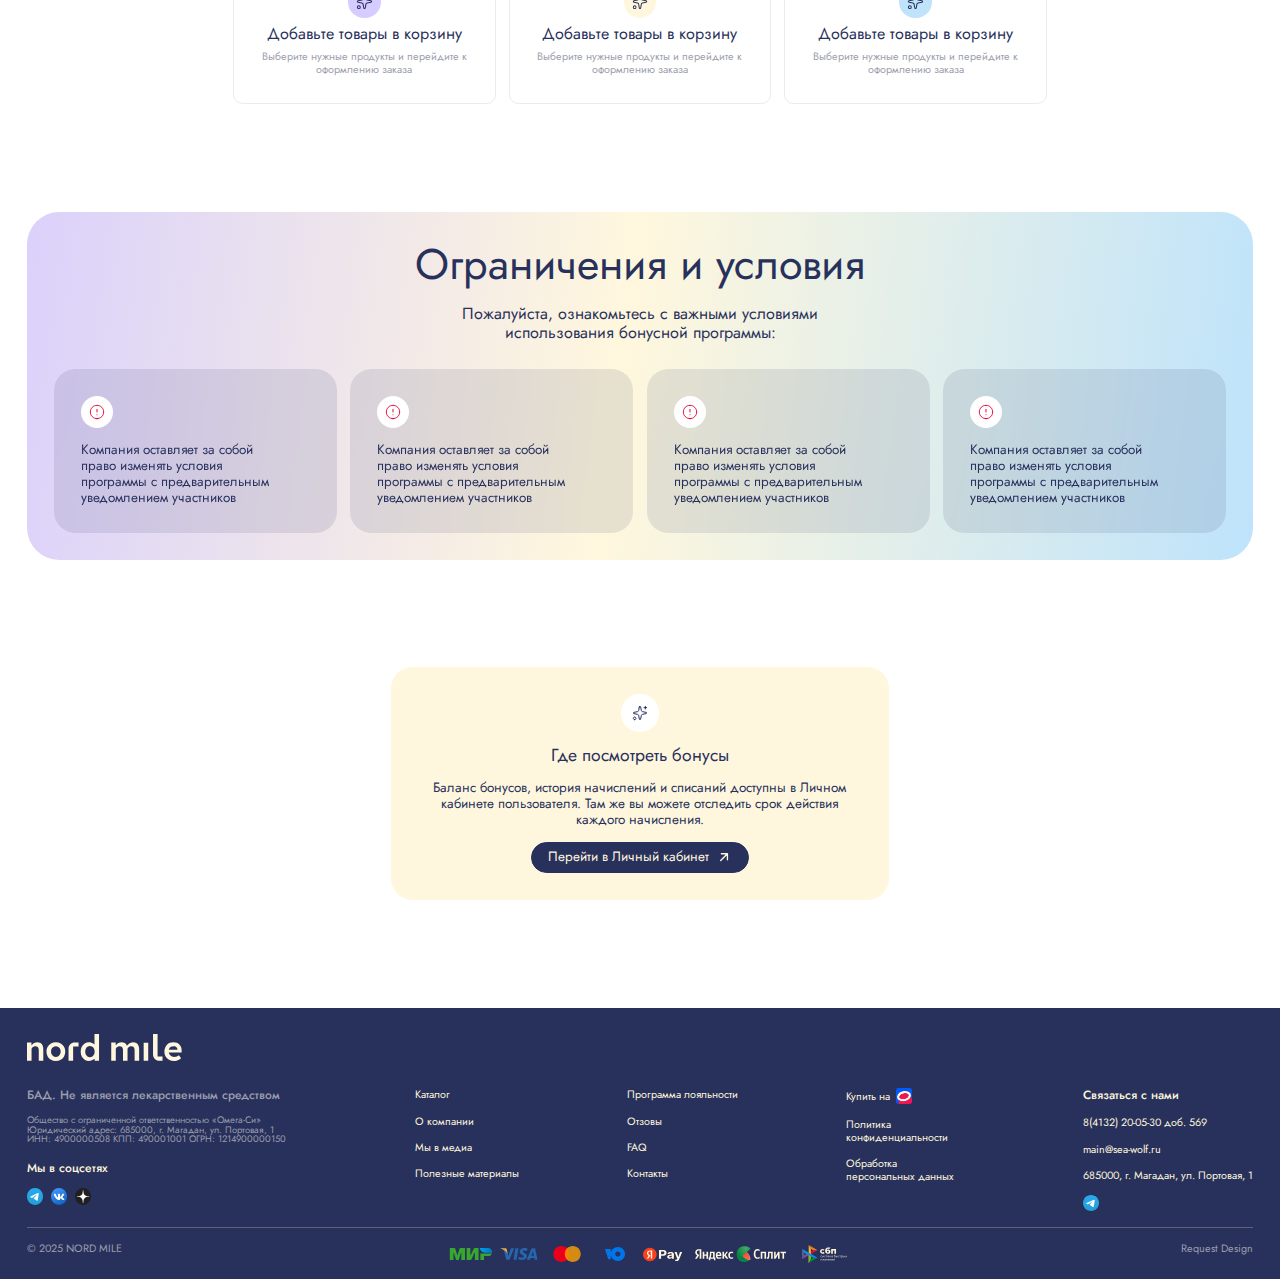
<file: loyalty__program.html>
<!DOCTYPE html>
<html lang="ru">
<head>
  <meta charset="UTF-8">
  <meta name="viewport" content="width=device-width, initial-scale=1.0">
  <title>Программа лояльности</title>

  <link rel="stylesheet" href="main.css">

  <!-- SEO-Parameters -->
  <meta name="keywords" content="ключевые слова">
  <meta name="description" content="описание">

  <!--  Favicon -->
  <link rel="icon" type="image/png" sizes="32x32" href="путь к иконке">
</head>
<body>
  <div class="wrapper">
    <header>
      <div class="header header__container-alt">
        <div class="header-block__start">
          <div class="burger">
            <img src="src/img/burger.svg" alt="" class="burger-img">
          </div>
  
          <a href="main.html" class="logo-header">
            <img src="src/img/logo__header.svg" alt="" class="logo-header__img">
          </a>
        </div>

        <nav class="nav-header">
          <ul class="nav-header__list">
            <li class="nav-header__list-item">
              <a href="catalog.html" class="nav-header__list-item__link lable__18-m">
                Каталог
              </a>
            </li>
            <li class="nav-header__list-item">
              <a href="about.html" class="nav-header__list-item__link lable__18-m">
                О компании
              </a>
            </li>
            <li class="nav-header__list-item">
              <a href="blog.html" class="nav-header__list-item__link lable__18-m">
                Блог
              </a>
            </li>
            <li class="nav-header__list-item">
              <a href="reviews.html" class="nav-header__list-item__link lable__18-m">
                Отзовы
              </a>
            </li>
          </ul>
        </nav>

        <div class="block-header-icon">
          <a href="cart.html" class="block-header__shop block-header-item">
            <img src="src/img/shop__bag.svg" alt="" class="block-header__shop-img">

            <span class="block-header__shop__counter">
              12
            </span>
          </a>
          <a href="" class="block-header__person block-header-item">
            <img src="src/img/personal__account.svg" alt="" class="block-header__person-img">
          </a>
        </div>
      </div>
    </header>
  
    <main class="page">
      <!-- section-loality -->
      <section>
        <div class="_container">
          <div class="body__16 bread-crumbs">
            <a href="" class="bread-crumbs__back">
              Главная/
            </a>
            <p class="bread-crumbs__now">
              FAQ
            </p>
          </div>

          <div class="core-loyality">
            <div class="core-loyality__head">
              <div class="core-loyality__head-title h2-alt">
                Программа лояльности Nord Mile
              </div>
  
              <p class="body__20 core-loyality__head-text">
                Получайте бонусы за покупки и используйте их для оплаты следующих заказов
              </p>
  
              <a href="" class="btn-secondary">
                <p class="lable__20">
                  Перейти в личный кабинет
                </p>
  
                <span>
                  <svg viewBox="0 0 24 24" fill="none" xmlns="http://www.w3.org/2000/svg">
                  <path d="M17 7L7 17M17 7H8M17 7V16" stroke="#28315C" stroke-width="2" stroke-linecap="round" stroke-linejoin="round"/>
                  </svg>
                </span>
              </a>
            </div>

            <div class="container-loyality">
              <div class="container-loyality__head">
                <div class="title__48">
                  Как работает программа
                </div>

                <p class="body__24">
                  Простая и прозрачная система накопления и использования бонусов
                </p>
              </div>

              <div class="container-loyality__block">
                <div class="loyality-card">
                  <div class="loyality-card__img">
                    <img src="src/img/adv__01.svg" alt="">
                  </div>

                  <div class="loyality-card__head">
                    <span class="title__26 loyality-card__head-title">
                      Начисление бонусов
                    </span>

                    <p class="body__20">
                      За каждую покупку вы получаете бонусы, которые автоматически зачисляются на ваш бонусный счёт в течение 24 часов после получения заказа.
                    </p>
                  </div>
                </div>
                <div class="loyality-card">
                  <div class="loyality-card__img">
                    <img src="src/img/adv__01.svg" alt="">
                  </div>

                  <div class="loyality-card__head">
                    <span class="title__26 loyality-card__head-title">
                      Начисление бонусов
                    </span>

                    <p class="body__20">
                      За каждую покупку вы получаете бонусы, которые автоматически зачисляются на ваш бонусный счёт в течение 24 часов после получения заказа.
                    </p>
                  </div>
                </div>
                <div class="loyality-card">
                  <div class="loyality-card__img">
                    <img src="src/img/adv__01.svg" alt="">
                  </div>

                  <div class="loyality-card__head">
                    <span class="title__26 loyality-card__head-title">
                      Начисление бонусов
                    </span>

                    <p class="body__20">
                      За каждую покупку вы получаете бонусы, которые автоматически зачисляются на ваш бонусный счёт в течение 24 часов после получения заказа.
                    </p>
                  </div>
                </div>
                <div class="loyality-card">
                  <div class="loyality-card__img">
                    <img src="src/img/adv__01.svg" alt="">
                  </div>

                  <div class="loyality-card__head">
                    <span class="title__26 loyality-card__head-title">
                      Начисление бонусов
                    </span>

                    <p class="body__20">
                      За каждую покупку вы получаете бонусы, которые автоматически зачисляются на ваш бонусный счёт в течение 24 часов после получения заказа.
                    </p>
                  </div>
                </div>
              </div>
            </div>
          </div>
        </div>
      </section>

      <!-- section-rules -->
      <section>
        <div class="_container">
          <div class="core-rules">
            <div class="container-profi__head">
              <span class="container-profi__head-img">
                <img src="src/img/profi__01.svg" alt="">
              </span>

              <p class="body__20 container-profi__head-text">
                Научный подход
              </p>
            </div>

            <div class="h3 core-rules-title">
              Правила начисления бонусов
            </div>

            <div class="container-rules">
              <div class="rules-card">
                <div class="rules-card__img">
                  <img src="src/img/adv__01.svg" alt="">
                </div>

                <p class="body__20 rules-card__text">
                  Бонусы начисляются после подтверждения получения заказа (в течение 24 часов)
                </p>
              </div>
              <div class="rules-card">
                <div class="rules-card__img">
                  <img src="src/img/adv__01.svg" alt="">
                </div>

                <p class="body__20 rules-card__text">
                  Бонусы начисляются после подтверждения получения заказа (в течение 24 часов)
                </p>
              </div>
              <div class="rules-card">
                <div class="rules-card__img">
                  <img src="src/img/adv__01.svg" alt="">
                </div>

                <p class="body__20 rules-card__text">
                  Бонусы начисляются после подтверждения получения заказа (в течение 24 часов)
                </p>
              </div>
              <div class="rules-card">
                <div class="rules-card__img">
                  <img src="src/img/adv__01.svg" alt="">
                </div>

                <p class="body__20 rules-card__text">
                  Бонусы начисляются после подтверждения получения заказа (в течение 24 часов)
                </p>
              </div>
              <div class="rules-card">
                <div class="rules-card__img">
                  <img src="src/img/adv__01.svg" alt="">
                </div>

                <p class="body__20 rules-card__text">
                  Бонусы начисляются после подтверждения получения заказа (в течение 24 часов)
                </p>
              </div>
              <div class="rules-card">
                <div class="rules-card__img">
                  <img src="src/img/adv__01.svg" alt="">
                </div>

                <p class="body__20 rules-card__text">
                  Бонусы начисляются после подтверждения получения заказа (в течение 24 часов)
                </p>
              </div>
            </div>

            <div class="block-rules">
              <span class="block-rules__img">
                <img src="src/img/stars__black.svg" alt="">
              </span>

              <span class="block-rules__span lable__18-m">
                Приветственный бонус
              </span>

              <p class="block-rules__text body__16">
                После первой покупки вы получаете дополнительные 500 бонусных баллов. 
                В день рождения мы также начисляем 300 баллов в качестве подарка!
              </p>
            </div>
          </div>
        </div>
      </section>

      <!-- section-use -->
      <section>
        <div class="_container">
          <div class="container-use-head">
            <div class="h3 container-use-head-title">
              Как использовать бонусы
            </div>

            <p class="body__20 container-use-head-text">
              Три простых шага к экономии
            </p>
          </div>

          <div class="container-use">
            <div class="card-use">
              <span class="lable__18-m card-use__number">
                1
              </span>
              
              <span class="card-use__img">
                <img src="src/img/adv__01.svg" alt="">
              </span>

              <span class="body__24 card-use-title">
                Добавьте товары в корзину
              </span>

              <p class="body__16 card-use-text">
                Выберите нужные продукты и перейдите к оформлению заказа
              </p>
            </div>
            <div class="card-use">
              <span class="lable__18-m card-use__number">
                1
              </span>
              
              <span class="card-use__img">
                <img src="src/img/adv__01.svg" alt="">
              </span>

              <span class="body__24 card-use-title">
                Добавьте товары в корзину
              </span>

              <p class="body__16 card-use-text">
                Выберите нужные продукты и перейдите к оформлению заказа
              </p>
            </div>
            <div class="card-use">
              <span class="lable__18-m card-use__number">
                1
              </span>
              
              <span class="card-use__img">
                <img src="src/img/adv__01.svg" alt="">
              </span>

              <span class="body__24 card-use-title">
                Добавьте товары в корзину
              </span>

              <p class="body__16 card-use-text">
                Выберите нужные продукты и перейдите к оформлению заказа
              </p>
            </div>
          </div>
        </div>
      </section>

      <!-- section-profi /// copy-->
      <section>
        <div class="_container">
          <div class="container-profi">
            <div class="container-profi__hgroup">
              <div class="h2-alt container-profi__hgroup-title">
                Ограничения и условия
              </div>

              <p class="body__24 container-profi__hgroup-text">
                Пожалуйста, ознакомьтесь с важными условиями <br>
                 использования бонусной программы:
              </p>
            </div>

            <div class="container-profialt">
              <div class="container-profialt__card">
                <span class="container-profialt__card-img">
                  <img src="src/img/warning.svg" alt="">
                </span>

                <p class="body__20 container-profialt__card-text">
                  Компания оставляет за собой право изменять условия программы с предварительным уведомлением участников
                </p>
              </div>
              <div class="container-profialt__card">
                <span class="container-profialt__card-img">
                  <img src="src/img/warning.svg" alt="">
                </span>

                <p class="body__20 container-profialt__card-text">
                  Компания оставляет за собой право изменять условия программы с предварительным уведомлением участников
                </p>
              </div>
              <div class="container-profialt__card">
                <span class="container-profialt__card-img">
                  <img src="src/img/warning.svg" alt="">
                </span>

                <p class="body__20 container-profialt__card-text">
                  Компания оставляет за собой право изменять условия программы с предварительным уведомлением участников
                </p>
              </div>
              <div class="container-profialt__card">
                <span class="container-profialt__card-img">
                  <img src="src/img/warning.svg" alt="">
                </span>

                <p class="body__20 container-profialt__card-text">
                  Компания оставляет за собой право изменять условия программы с предварительным уведомлением участников
                </p>
              </div>
            </div>

          </div>
        </div>
      </section>

      <!-- section-look -->
      <section>
        <div class="_container">
          <div class="container-look">
            <div class="container-look__img">
              <img src="src/img/adv__01.svg" alt="">
            </div>

            <div class="container-look__hgroup">
              <span class="container-look__hgroup-title title__26">
                Где посмотреть бонусы
              </span>

              <p class="container-look__hgroup-text body__20">
                Баланс бонусов, история начислений и списаний доступны в Личном кабинете пользователя. Там же вы можете отследить срок действия каждого начисления.
              </p>
            </div>

            <button class="btn-primary__alt">
              <p class="lable__20">
                Перейти в Личный кабинет
              </p>

              <span>
                <svg viewBox="0 0 24 24" fill="none" xmlns="http://www.w3.org/2000/svg">
                <path d="M17 7L7 17M17 7H8M17 7V16" stroke="#FFF7DD" stroke-width="2" stroke-linecap="round" stroke-linejoin="round"/>
                </svg>
              </span>
            </button>
          </div>
        </div>
      </section>
    </main>
  
    <footer>
      <div class="footer">
        
        <div class="footer-up">
          <a class="logo-footer">
            <img src="src/img/logo__footer.svg" alt="" class="logo-footer__img">
          </a>
          <div class="footer-up__container">

            <div class="foo-up__one">
              <div class="foo-up__one-box">
                <p class="foo-up__one-box__text lable__18-m">
                  БАД. Не является лекарственным средством
                </p>
                <p class="foo-up__one-box__info body__small-02">
                  Общество с ограниченной ответственностью  «Омега-Си» <br>
                  Юридический адрес: 685000, г. Магадан, ул.  Портовая, 1 <br>
                  ИНН: 4900000508  КПП: 490001001  ОГРН: 1214900000150
                </p>
              </div>
    
              <div class="foo-up__connection">
                <p class="foo-up__connection-text lable__18-m">
                  Мы в соцсетях
                </p>
    
                <div class="foo-up__social-icon">
                  <a href="" class="solcial-icon__link">
                    <img src="src/img/tg.svg" alt="" class="social-icon__link-img">
                  </a>
                  <a href="" class="solcial-icon__link">
                    <img src="src/img/vk.svg" alt="" class="social-icon__link-img">
                  </a>
                  <a href="" class="solcial-icon__link">
                    <img src="src/img/dzen.svg" alt="" class="social-icon__link-img">
                  </a>
                </div>
              </div>
            </div>
  
            <nav class="footer-nav">
              <ul class="footer-nav__list">
                <li class="footer-nav__list-item">
                  <a href="catalog.html" class="footer-nav__list-item__link body__16-alt">
                    Каталог
                  </a>
                </li>
                <li class="footer-nav__list-item">
                  <a href="about.html" class="footer-nav__list-item__link body__16-alt">
                    О компании
                  </a>
                </li>
                <li class="footer-nav__list-item">
                  <a href="media.html" class="footer-nav__list-item__link body__16-alt">
                    Мы в медиа
                  </a>
                </li>
                <li class="footer-nav__list-item">
                  <a href="" class="footer-nav__list-item__link body__16-alt">
                    Полезные материалы
                  </a>
                </li>
              </ul>
              
              <ul class="footer-nav__list">
                <li class="footer-nav__list-item">
                  <a href="loyalty__program.html" class="footer-nav__list-item__link body__16-alt">
                    Программа лояльности
                  </a>
                </li>
                <li class="footer-nav__list-item">
                  <a href="reviews.html" class="footer-nav__list-item__link body__16-alt">
                    Отзовы
                  </a>
                </li>
                <li class="footer-nav__list-item">
                  <a href="faq.html" class="footer-nav__list-item__link body__16-alt">
                    FAQ
                  </a>
                </li>
                <li class="footer-nav__list-item">
                  <a href="contacts.html" class="footer-nav__list-item__link body__16-alt">
                    Контакты
                  </a>
                </li>
              </ul>
  
              <ul class="footer-nav__list">
                <li class="footer-nav__list-item">
                  <a href="" class="footer-nav__list-item__link body__16-alt">
                    Купить на
  
                    <span class="footer-nav__list-item__link-img">
                      <img src="src/img/ozon.svg" alt="">
                    </span>
                  </a>
                </li>
                <li class="footer-nav__list-item">
                  <a href="privacy__policy.html" class="footer-nav__list-item__link body__16-alt">
                    Политика <br>
                    конфиденциальности
                  </a>
                </li>
                <li class="footer-nav__list-item">
                  <a href="" class="footer-nav__list-item__link body__16-alt">
                    Обработка <br>
                    персональных данных
                  </a>
                </li>
              </ul>
            </nav>
  
            <div class="foo-up__two">
              <p class="foo-up__two-text lable__18-m">
                Связаться с нами
              </p>
  
              <p class="foo-up__two-text body__16-alt">
                8(4132) 20-05-30 доб. 569
              </p>
  
              <p class="foo-up__two-text body__16-alt">
                main@sea-wolf.ru
              </p>
  
              <p class="foo-up__two-text body__16-alt">
                685000, г. Магадан, ул.  Портовая, 1
              </p>
  
              <a href="" class="foo-up__two-link">
                <img src="src/img/tg.svg" alt="">
              </a>
            </div>
          </div>
        </div>

        <div class="foo-up__one-box__mobile">
          <p class="foo-up__one-box__text lable__18-m">
            БАД. Не является лекарственным средством
          </p>
          <p class="foo-up__one-box__info body__small-02">
            Общество с ограниченной ответственностью  «Омега-Си» <br>
            Юридический адрес: 685000, г. Магадан, ул.  Портовая, 1 <br>
            ИНН: 4900000508  КПП: 490001001  ОГРН: 1214900000150
          </p>
        </div>

        <div class="footer-down">
          <span class="footer-down__date body__16">
            © 2025 NORD MILE
          </span>

          <div class="footer-down__card">
            <span class="footer-down__card-img">
              <img src="src/img/mir.svg" alt="">
            </span>
            <span class="footer-down__card-img">
              <img src="src/img/viza.svg" alt="">
            </span>
            <span class="footer-down__card-img">
              <img src="src/img/master.svg" alt="">
            </span>
            <span class="footer-down__card-img">
              <img src="src/img/master__02.svg" alt="">
            </span>
            <span class="footer-down__card-img">
              <img src="src/img/yandex__pay.svg" alt="">
            </span>
            <span class="footer-down__card-img">
              <img src="src/img/yandex__split.svg" alt="">
            </span>
            <span class="footer-down__card-img">
              <img src="src/img/spb.svg" alt="">
            </span>
          </div>

          <span class="footer-down__company body__16">
            Request Design
          </span>
        </div>
      </div>
    </footer>
  </div>

  <!-- burger-menu -->
  <div class="burger-menu">
    <div class="burger-content">
      
      <div class="burger-up">
        <div class="user-nav">
          <a href="" class="user-nav__link lable__18">
            <span class="user-nav__link-img user-nav__link-img__item">
              <img src="src/img/shop__bag.svg" alt="">

              <span class="block-header__shop__counter">
                123
              </span>
            </span>
            Корзина
          </a>
          <a href="" class="user-nav__link lable__18">
            <span class="user-nav__link-img">
              <img src="src/img/personal__account.svg" alt="">
            </span>
            Личный кабинет
          </a>
        </div>
        <span class="menu-close">
          <svg viewBox="0 0 24 24" fill="none" xmlns="http://www.w3.org/2000/svg">
          <path d="M12 12L7 7M12 12L17 17M12 12L17 7M12 12L7 17" stroke="#28315C" stroke-width="2" stroke-linecap="round" stroke-linejoin="round"/>
          </svg>
        </span>
      </div>

      <nav class="nav-burger">
        <a href="catalog.html" class="lable__18-m nav-burger__list-item__link">
          Каталог
        </a>
  
        <ul class="nav-burger__list">
          <li class="nav-burger__list-item">
            <a href="about.html" class="nav-burger__list-item__link lable__18">
              О компании
            </a>
          </li>
          <li class="nav-burger__list-item">
            <a href="media.html" class="nav-burger__list-item__link lable__18">
              Медиа о нас
            </a>
          </li>
          <li class="nav-burger__list-item">
            <a href="" class="nav-burger__list-item__link lable__18">
              Полезные материалы
            </a>
          </li>
          <li class="nav-burger__list-item">
            <a href="loyalty__program.html" class="nav-burger__list-item__link lable__18">
              Программа лояльности
            </a>
          </li>
          <li class="nav-burger__list-item">
            <a href="reviews.html" class="nav-burger__list-item__link lable__18">
              Отзовы
            </a>
          </li>
          <li class="nav-burger__list-item">
            <a href="faq.html" class="nav-burger__list-item__link lable__18">
              FAQ
            </a>
          </li>
          <li class="nav-burger__list-item">
            <a href="contacts.html" class="nav-burger__list-item__link lable__18">
              Контакты
            </a>
          </li>
        </ul>
      </nav>
  
      <div class="burger-menu__connection">
        <p class="burger-menu__connection-text lable__18-m">
          Мы в соцсетях
        </p>
  
        <div class="burger-menu__social-icon">
          <a href="" class="burger-menu__solcial-icon__link">
            <img src="src/img/tg.svg" alt="" class="social-icon__link-img">
          </a>
          <a href="" class="burger-menu__solcial-icon__link">
            <img src="src/img/vk.svg" alt="" class="social-icon__link-img">
          </a>
          <a href="" class="burger-menu__solcial-icon__link">
            <img src="src/img/dzen.svg" alt="" class="social-icon__link-img">
          </a>
        </div>
      </div>
    </div>
  </div>

    <script src="src/js/modal__all.js"></script>
</body>
</html>
</file>
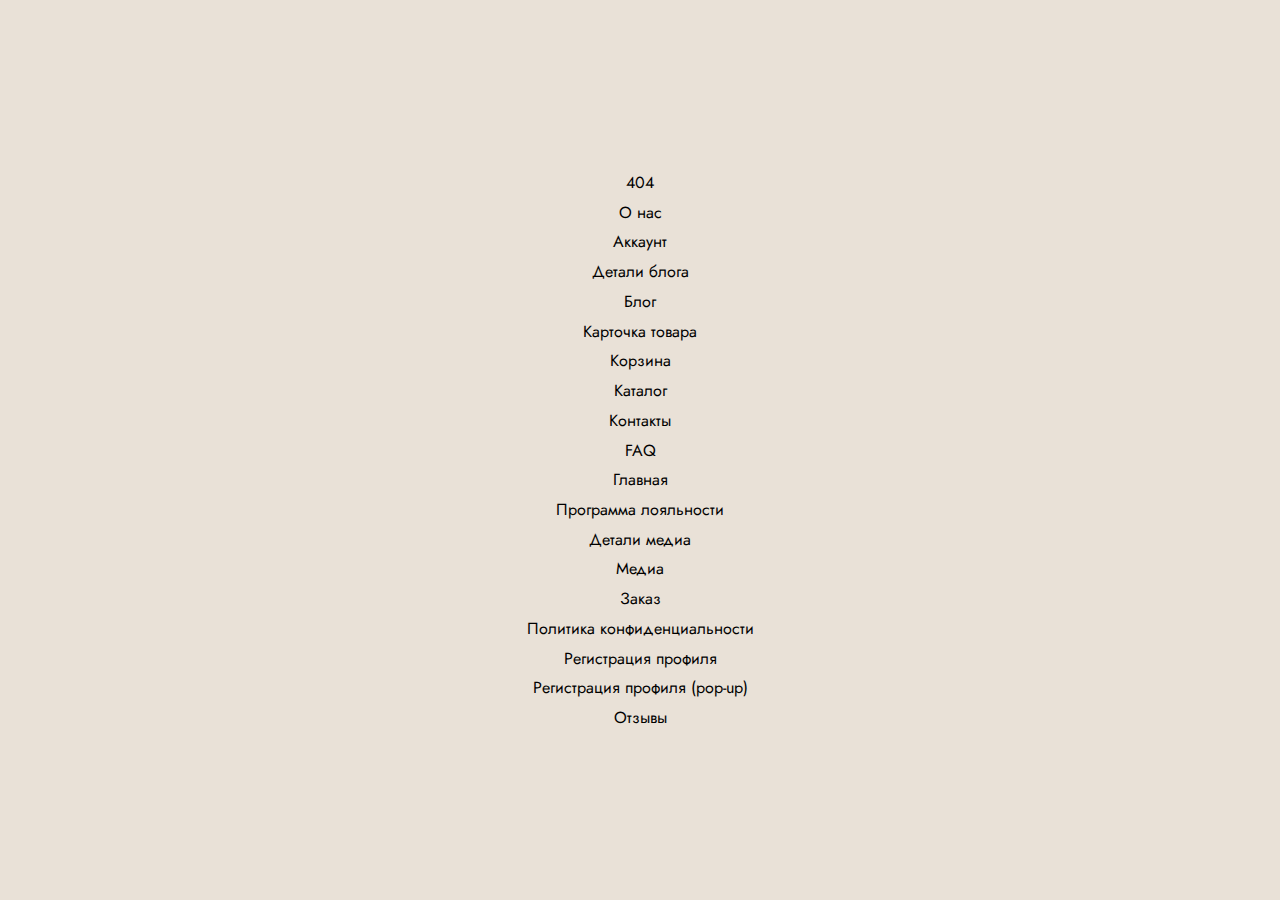
<file: main-nav.html>
<!DOCTYPE html>
<html lang="ru">
<head>
  <meta charset="UTF-8">
  <meta name="viewport" content="width=device-width, initial-scale=1.0">
  <title>Главная</title>

  <link rel="stylesheet" href="main.css">

  <!-- SEO-Parameters -->
  <meta name="keywords" content="ключевые слова">
  <meta name="description" content="описание">

  <!--  Favicon -->
  <link rel="icon" type="image/png" sizes="32x32" href="путь к иконке">

  <style>
    .wrapper-nav_main {
      display: flex;
      justify-content: center;
      align-items: center;
      gap: 1rem;

      background-color: rgb(233, 225, 215);


      a {
        font-size: 2.4rem;

        &:hover {
          opacity: .5;
        }
      }
  
    }

  </style>
</head>
<body>
  <div class="wrapper wrapper-nav_main">
    <a href="404.html">404</a>
  <a href="about.html">О нас</a>
  <a href="account.html">Аккаунт</a>
  <a href="blog_details.html">Детали блога</a>
  <a href="blog.html">Блог</a>
  <a href="card.html">Карточка товара</a>
  <a href="cart.html">Корзина</a>
  <a href="catalog.html">Каталог</a>
  <a href="contacts.html">Контакты</a>
  <a href="faq.html">FAQ</a>
  <a href="index.html">Главная</a>
  <a href="loyalty__program.html">Программа лояльности</a>
  <a href="media__details.html">Детали медиа</a>
  <a href="media.html">Медиа</a>
  <a href="order.html">Заказ</a>
  <a href="privacy__policy.html">Политика конфиденциальности</a>
  <a href="registration__profile.html">Регистрация профиля</a>
  <a href="reg__profile__pop-up.html">Регистрация профиля (pop-up)</a>
  <a href="reviews.html">Отзывы</a>
  </div>
</body>
</html>
</file>
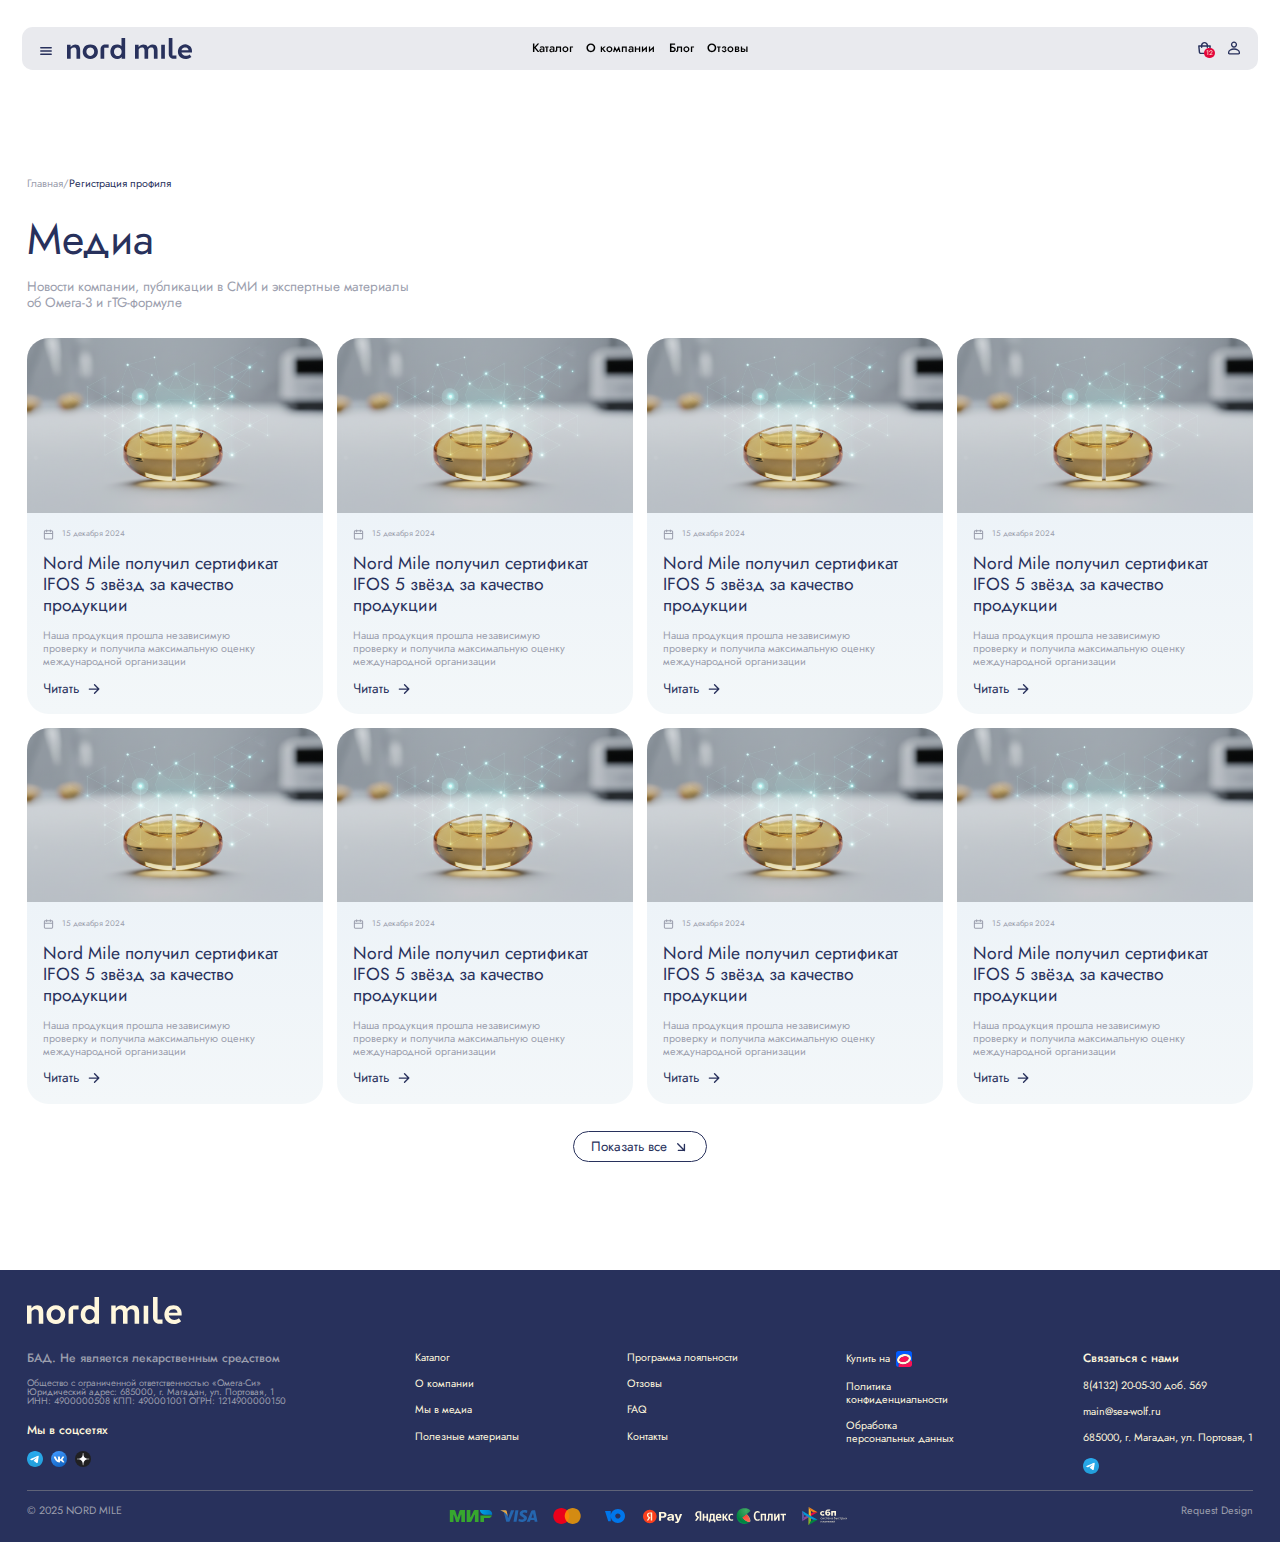
<file: media.html>
<!DOCTYPE html>
<html lang="ru">
<head>
  <meta charset="UTF-8">
  <meta name="viewport" content="width=device-width, initial-scale=1.0">
  <title>Медиа</title>

  <link rel="stylesheet" href="main.css">

  <!-- SEO-Parameters -->
  <meta name="keywords" content="ключевые слова">
  <meta name="description" content="описание">

  <!--  Favicon -->
  <link rel="icon" type="image/png" sizes="32x32" href="путь к иконке">
</head>
<body>
  <div class="wrapper">
    <header>
      <div class="header header__container-alt">
        <div class="header-block__start">
          <div class="burger">
            <img src="src/img/burger.svg" alt="" class="burger-img">
          </div>
  
          <a href="main.html" class="logo-header">
            <img src="src/img/logo__header.svg" alt="" class="logo-header__img">
          </a>
        </div>

        <nav class="nav-header">
          <ul class="nav-header__list">
            <li class="nav-header__list-item">
              <a href="catalog.html" class="nav-header__list-item__link lable__18-m">
                Каталог
              </a>
            </li>
            <li class="nav-header__list-item">
              <a href="about.html" class="nav-header__list-item__link lable__18-m">
                О компании
              </a>
            </li>
            <li class="nav-header__list-item">
              <a href="blog.html" class="nav-header__list-item__link lable__18-m">
                Блог
              </a>
            </li>
            <li class="nav-header__list-item">
              <a href="reviews.html" class="nav-header__list-item__link lable__18-m">
                Отзовы
              </a>
            </li>
          </ul>
        </nav>

        <div class="block-header-icon">
          <a href="cart.html" class="block-header__shop block-header-item">
            <img src="src/img/shop__bag.svg" alt="" class="block-header__shop-img">

            <span class="block-header__shop__counter">
              12
            </span>
          </a>
          <a href="" class="block-header__person block-header-item">
            <img src="src/img/personal__account.svg" alt="" class="block-header__person-img">
          </a>
        </div>
      </div>
    </header>
  
    <main class="page">
      <!-- section-media -->
       <section>
        <div class="_container">
          <div class="body__16 bread-crumbs">
            <a href="" class="bread-crumbs__back">
              Главная/
            </a>
            <p class="bread-crumbs__now">
              Регистрация профиля
            </p>
          </div>


          <div class="core-media">
            <div class="core-media__head">
              <div class="core-media__head-title h2-alt">
                Медиа
              </div>

              <p class="core-media__head-text lable__20">
                Новости компании, публикации в СМИ и экспертные материалы <br>
                об Омега-3 и rTG-формуле
              </p>
            </div>

            <div class="container-media">
              <div class="media-card">
                <div class="media-card__img">
                  <img src="src/img/card-blog__01.png" alt="">
                </div>
                
                <div class="media-card__content">
                  <div class="media-card__content-date">
                    <span class="media-card__content-date__img">
                      <img src="src/img/media__svf.svg" alt="">
                    </span>

                    <p class="media-card__content-date__text body__small">
                      15 декабря 2024
                    </p>
                  </div>

                  <div class="media-card__title title__26">
                    Nord Mile получил сертификат IFOS 5 звёзд за качество продукции
                  </div>

                  <p class="media-card__text body__16">
                    Наша продукция прошла независимую проверку и получила максимальную оценку международной организации
                  </p>

                  <a href="" class="media-card__link">
                    <p class="lable__20">
                      Читать
                    </p>

                    <span>
                      <svg viewBox="0 0 24 24" fill="none" xmlns="http://www.w3.org/2000/svg">
                      <path d="M19.0711 12.0008H4.92893M19.0711 12.0008L12.7071 5.63679M19.0711 12.0008L12.7071 18.3647" stroke="#28315C" stroke-width="2" stroke-linecap="round" stroke-linejoin="round"/>
                      </svg>
                    </span>
                  </a>
                </div>
              </div>
              <div class="media-card">
                <div class="media-card__img">
                  <img src="src/img/card-blog__01.png" alt="">
                </div>
                
                <div class="media-card__content">
                  <div class="media-card__content-date">
                    <span class="media-card__content-date__img">
                      <img src="src/img/media__svf.svg" alt="">
                    </span>

                    <p class="media-card__content-date__text body__small">
                      15 декабря 2024
                    </p>
                  </div>

                  <div class="media-card__title title__26">
                    Nord Mile получил сертификат IFOS 5 звёзд за качество продукции
                  </div>

                  <p class="media-card__text body__16">
                    Наша продукция прошла независимую проверку и получила максимальную оценку международной организации
                  </p>

                  <a href="" class="media-card__link">
                    <p class="lable__20">
                      Читать
                    </p>

                    <span>
                      <svg viewBox="0 0 24 24" fill="none" xmlns="http://www.w3.org/2000/svg">
                      <path d="M19.0711 12.0008H4.92893M19.0711 12.0008L12.7071 5.63679M19.0711 12.0008L12.7071 18.3647" stroke="#28315C" stroke-width="2" stroke-linecap="round" stroke-linejoin="round"/>
                      </svg>
                    </span>
                  </a>
                </div>
              </div>
              <div class="media-card">
                <div class="media-card__img">
                  <img src="src/img/card-blog__01.png" alt="">
                </div>
                
                <div class="media-card__content">
                  <div class="media-card__content-date">
                    <span class="media-card__content-date__img">
                      <img src="src/img/media__svf.svg" alt="">
                    </span>

                    <p class="media-card__content-date__text body__small">
                      15 декабря 2024
                    </p>
                  </div>

                  <div class="media-card__title title__26">
                    Nord Mile получил сертификат IFOS 5 звёзд за качество продукции
                  </div>

                  <p class="media-card__text body__16">
                    Наша продукция прошла независимую проверку и получила максимальную оценку международной организации
                  </p>

                  <a href="" class="media-card__link">
                    <p class="lable__20">
                      Читать
                    </p>

                    <span>
                      <svg viewBox="0 0 24 24" fill="none" xmlns="http://www.w3.org/2000/svg">
                      <path d="M19.0711 12.0008H4.92893M19.0711 12.0008L12.7071 5.63679M19.0711 12.0008L12.7071 18.3647" stroke="#28315C" stroke-width="2" stroke-linecap="round" stroke-linejoin="round"/>
                      </svg>
                    </span>
                  </a>
                </div>
              </div>
              <div class="media-card">
                <div class="media-card__img">
                  <img src="src/img/card-blog__01.png" alt="">
                </div>
                
                <div class="media-card__content">
                  <div class="media-card__content-date">
                    <span class="media-card__content-date__img">
                      <img src="src/img/media__svf.svg" alt="">
                    </span>

                    <p class="media-card__content-date__text body__small">
                      15 декабря 2024
                    </p>
                  </div>

                  <div class="media-card__title title__26">
                    Nord Mile получил сертификат IFOS 5 звёзд за качество продукции
                  </div>

                  <p class="media-card__text body__16">
                    Наша продукция прошла независимую проверку и получила максимальную оценку международной организации
                  </p>

                  <a href="" class="media-card__link">
                    <p class="lable__20">
                      Читать
                    </p>

                    <span>
                      <svg viewBox="0 0 24 24" fill="none" xmlns="http://www.w3.org/2000/svg">
                      <path d="M19.0711 12.0008H4.92893M19.0711 12.0008L12.7071 5.63679M19.0711 12.0008L12.7071 18.3647" stroke="#28315C" stroke-width="2" stroke-linecap="round" stroke-linejoin="round"/>
                      </svg>
                    </span>
                  </a>
                </div>
              </div>
              <div class="media-card">
                <div class="media-card__img">
                  <img src="src/img/card-blog__01.png" alt="">
                </div>
                
                <div class="media-card__content">
                  <div class="media-card__content-date">
                    <span class="media-card__content-date__img">
                      <img src="src/img/media__svf.svg" alt="">
                    </span>

                    <p class="media-card__content-date__text body__small">
                      15 декабря 2024
                    </p>
                  </div>

                  <div class="media-card__title title__26">
                    Nord Mile получил сертификат IFOS 5 звёзд за качество продукции
                  </div>

                  <p class="media-card__text body__16">
                    Наша продукция прошла независимую проверку и получила максимальную оценку международной организации
                  </p>

                  <a href="" class="media-card__link">
                    <p class="lable__20">
                      Читать
                    </p>

                    <span>
                      <svg viewBox="0 0 24 24" fill="none" xmlns="http://www.w3.org/2000/svg">
                      <path d="M19.0711 12.0008H4.92893M19.0711 12.0008L12.7071 5.63679M19.0711 12.0008L12.7071 18.3647" stroke="#28315C" stroke-width="2" stroke-linecap="round" stroke-linejoin="round"/>
                      </svg>
                    </span>
                  </a>
                </div>
              </div>
              <div class="media-card">
                <div class="media-card__img">
                  <img src="src/img/card-blog__01.png" alt="">
                </div>
                
                <div class="media-card__content">
                  <div class="media-card__content-date">
                    <span class="media-card__content-date__img">
                      <img src="src/img/media__svf.svg" alt="">
                    </span>

                    <p class="media-card__content-date__text body__small">
                      15 декабря 2024
                    </p>
                  </div>

                  <div class="media-card__title title__26">
                    Nord Mile получил сертификат IFOS 5 звёзд за качество продукции
                  </div>

                  <p class="media-card__text body__16">
                    Наша продукция прошла независимую проверку и получила максимальную оценку международной организации
                  </p>

                  <a href="" class="media-card__link">
                    <p class="lable__20">
                      Читать
                    </p>

                    <span>
                      <svg viewBox="0 0 24 24" fill="none" xmlns="http://www.w3.org/2000/svg">
                      <path d="M19.0711 12.0008H4.92893M19.0711 12.0008L12.7071 5.63679M19.0711 12.0008L12.7071 18.3647" stroke="#28315C" stroke-width="2" stroke-linecap="round" stroke-linejoin="round"/>
                      </svg>
                    </span>
                  </a>
                </div>
              </div>
              <div class="media-card">
                <div class="media-card__img">
                  <img src="src/img/card-blog__01.png" alt="">
                </div>
                
                <div class="media-card__content">
                  <div class="media-card__content-date">
                    <span class="media-card__content-date__img">
                      <img src="src/img/media__svf.svg" alt="">
                    </span>

                    <p class="media-card__content-date__text body__small">
                      15 декабря 2024
                    </p>
                  </div>

                  <div class="media-card__title title__26">
                    Nord Mile получил сертификат IFOS 5 звёзд за качество продукции
                  </div>

                  <p class="media-card__text body__16">
                    Наша продукция прошла независимую проверку и получила максимальную оценку международной организации
                  </p>

                  <a href="" class="media-card__link">
                    <p class="lable__20">
                      Читать
                    </p>

                    <span>
                      <svg viewBox="0 0 24 24" fill="none" xmlns="http://www.w3.org/2000/svg">
                      <path d="M19.0711 12.0008H4.92893M19.0711 12.0008L12.7071 5.63679M19.0711 12.0008L12.7071 18.3647" stroke="#28315C" stroke-width="2" stroke-linecap="round" stroke-linejoin="round"/>
                      </svg>
                    </span>
                  </a>
                </div>
              </div>
              <div class="media-card">
                <div class="media-card__img">
                  <img src="src/img/card-blog__01.png" alt="">
                </div>
                
                <div class="media-card__content">
                  <div class="media-card__content-date">
                    <span class="media-card__content-date__img">
                      <img src="src/img/media__svf.svg" alt="">
                    </span>

                    <p class="media-card__content-date__text body__small">
                      15 декабря 2024
                    </p>
                  </div>

                  <div class="media-card__title title__26">
                    Nord Mile получил сертификат IFOS 5 звёзд за качество продукции
                  </div>

                  <p class="media-card__text body__16">
                    Наша продукция прошла независимую проверку и получила максимальную оценку международной организации
                  </p>

                  <a href="" class="media-card__link">
                    <p class="lable__20">
                      Читать
                    </p>

                    <span>
                      <svg viewBox="0 0 24 24" fill="none" xmlns="http://www.w3.org/2000/svg">
                      <path d="M19.0711 12.0008H4.92893M19.0711 12.0008L12.7071 5.63679M19.0711 12.0008L12.7071 18.3647" stroke="#28315C" stroke-width="2" stroke-linecap="round" stroke-linejoin="round"/>
                      </svg>
                    </span>
                  </a>
                </div>
              </div>
            </div>


            <div class="core-media__btn">
              <button class="btn-secondary">
                <p class="lable__20">
                  Показать все
                </p>
                
                <span>
                  <svg viewBox="0 0 24 24" fill="none" xmlns="http://www.w3.org/2000/svg">
                  <path d="M17 17L7 7M17 17V8M17 17H8" stroke="#28315C" stroke-width="2" stroke-linecap="round" stroke-linejoin="round"/>
                  </svg>
                </span>
              </button>
            </div>
          </div>

        </div>
       </section>
    </main>
  
    <footer>
      <div class="footer">
        
        <div class="footer-up">
          <a class="logo-footer">
            <img src="src/img/logo__footer.svg" alt="" class="logo-footer__img">
          </a>
          <div class="footer-up__container">

            <div class="foo-up__one">
              <div class="foo-up__one-box">
                <p class="foo-up__one-box__text lable__18-m">
                  БАД. Не является лекарственным средством
                </p>
                <p class="foo-up__one-box__info body__small-02">
                  Общество с ограниченной ответственностью  «Омега-Си» <br>
                  Юридический адрес: 685000, г. Магадан, ул.  Портовая, 1 <br>
                  ИНН: 4900000508  КПП: 490001001  ОГРН: 1214900000150
                </p>
              </div>
    
              <div class="foo-up__connection">
                <p class="foo-up__connection-text lable__18-m">
                  Мы в соцсетях
                </p>
    
                <div class="foo-up__social-icon">
                  <a href="" class="solcial-icon__link">
                    <img src="src/img/tg.svg" alt="" class="social-icon__link-img">
                  </a>
                  <a href="" class="solcial-icon__link">
                    <img src="src/img/vk.svg" alt="" class="social-icon__link-img">
                  </a>
                  <a href="" class="solcial-icon__link">
                    <img src="src/img/dzen.svg" alt="" class="social-icon__link-img">
                  </a>
                </div>
              </div>
            </div>
  
            <nav class="footer-nav">
              <ul class="footer-nav__list">
                <li class="footer-nav__list-item">
                  <a href="catalog.html" class="footer-nav__list-item__link body__16-alt">
                    Каталог
                  </a>
                </li>
                <li class="footer-nav__list-item">
                  <a href="about.html" class="footer-nav__list-item__link body__16-alt">
                    О компании
                  </a>
                </li>
                <li class="footer-nav__list-item">
                  <a href="media.html" class="footer-nav__list-item__link body__16-alt">
                    Мы в медиа
                  </a>
                </li>
                <li class="footer-nav__list-item">
                  <a href="" class="footer-nav__list-item__link body__16-alt">
                    Полезные материалы
                  </a>
                </li>
              </ul>
              
              <ul class="footer-nav__list">
                <li class="footer-nav__list-item">
                  <a href="loyalty__program.html" class="footer-nav__list-item__link body__16-alt">
                    Программа лояльности
                  </a>
                </li>
                <li class="footer-nav__list-item">
                  <a href="reviews.html" class="footer-nav__list-item__link body__16-alt">
                    Отзовы
                  </a>
                </li>
                <li class="footer-nav__list-item">
                  <a href="faq.html" class="footer-nav__list-item__link body__16-alt">
                    FAQ
                  </a>
                </li>
                <li class="footer-nav__list-item">
                  <a href="contacts.html" class="footer-nav__list-item__link body__16-alt">
                    Контакты
                  </a>
                </li>
              </ul>
  
              <ul class="footer-nav__list">
                <li class="footer-nav__list-item">
                  <a href="" class="footer-nav__list-item__link body__16-alt">
                    Купить на
  
                    <span class="footer-nav__list-item__link-img">
                      <img src="src/img/ozon.svg" alt="">
                    </span>
                  </a>
                </li>
                <li class="footer-nav__list-item">
                  <a href="privacy__policy.html" class="footer-nav__list-item__link body__16-alt">
                    Политика <br>
                    конфиденциальности
                  </a>
                </li>
                <li class="footer-nav__list-item">
                  <a href="" class="footer-nav__list-item__link body__16-alt">
                    Обработка <br>
                    персональных данных
                  </a>
                </li>
              </ul>
            </nav>
  
            <div class="foo-up__two">
              <p class="foo-up__two-text lable__18-m">
                Связаться с нами
              </p>
  
              <p class="foo-up__two-text body__16-alt">
                8(4132) 20-05-30 доб. 569
              </p>
  
              <p class="foo-up__two-text body__16-alt">
                main@sea-wolf.ru
              </p>
  
              <p class="foo-up__two-text body__16-alt">
                685000, г. Магадан, ул.  Портовая, 1
              </p>
  
              <a href="" class="foo-up__two-link">
                <img src="src/img/tg.svg" alt="">
              </a>
            </div>
          </div>
        </div>

        <div class="foo-up__one-box__mobile">
          <p class="foo-up__one-box__text lable__18-m">
            БАД. Не является лекарственным средством
          </p>
          <p class="foo-up__one-box__info body__small-02">
            Общество с ограниченной ответственностью  «Омега-Си» <br>
            Юридический адрес: 685000, г. Магадан, ул.  Портовая, 1 <br>
            ИНН: 4900000508  КПП: 490001001  ОГРН: 1214900000150
          </p>
        </div>

        <div class="footer-down">
          <span class="footer-down__date body__16">
            © 2025 NORD MILE
          </span>

          <div class="footer-down__card">
            <span class="footer-down__card-img">
              <img src="src/img/mir.svg" alt="">
            </span>
            <span class="footer-down__card-img">
              <img src="src/img/viza.svg" alt="">
            </span>
            <span class="footer-down__card-img">
              <img src="src/img/master.svg" alt="">
            </span>
            <span class="footer-down__card-img">
              <img src="src/img/master__02.svg" alt="">
            </span>
            <span class="footer-down__card-img">
              <img src="src/img/yandex__pay.svg" alt="">
            </span>
            <span class="footer-down__card-img">
              <img src="src/img/yandex__split.svg" alt="">
            </span>
            <span class="footer-down__card-img">
              <img src="src/img/spb.svg" alt="">
            </span>
          </div>

          <span class="footer-down__company body__16">
            Request Design
          </span>
        </div>
      </div>
    </footer>
  </div>

  <!-- burger-menu -->
  <div class="burger-menu">
    <div class="burger-content">
      
      <div class="burger-up">
        <div class="user-nav">
          <a href="" class="user-nav__link lable__18">
            <span class="user-nav__link-img user-nav__link-img__item">
              <img src="src/img/shop__bag.svg" alt="">

              <span class="block-header__shop__counter">
                123
              </span>
            </span>
            Корзина
          </a>
          <a href="" class="user-nav__link lable__18">
            <span class="user-nav__link-img">
              <img src="src/img/personal__account.svg" alt="">
            </span>
            Личный кабинет
          </a>
        </div>
        <span class="menu-close">
          <svg viewBox="0 0 24 24" fill="none" xmlns="http://www.w3.org/2000/svg">
          <path d="M12 12L7 7M12 12L17 17M12 12L17 7M12 12L7 17" stroke="#28315C" stroke-width="2" stroke-linecap="round" stroke-linejoin="round"/>
          </svg>
        </span>
      </div>

      <nav class="nav-burger">
        <a href="catalog.html" class="lable__18-m nav-burger__list-item__link">
          Каталог
        </a>
  
        <ul class="nav-burger__list">
          <li class="nav-burger__list-item">
            <a href="about.html" class="nav-burger__list-item__link lable__18">
              О компании
            </a>
          </li>
          <li class="nav-burger__list-item">
            <a href="media.html" class="nav-burger__list-item__link lable__18">
              Медиа о нас
            </a>
          </li>
          <li class="nav-burger__list-item">
            <a href="" class="nav-burger__list-item__link lable__18">
              Полезные материалы
            </a>
          </li>
          <li class="nav-burger__list-item">
            <a href="loyalty__program.html" class="nav-burger__list-item__link lable__18">
              Программа лояльности
            </a>
          </li>
          <li class="nav-burger__list-item">
            <a href="reviews.html" class="nav-burger__list-item__link lable__18">
              Отзовы
            </a>
          </li>
          <li class="nav-burger__list-item">
            <a href="faq.html" class="nav-burger__list-item__link lable__18">
              FAQ
            </a>
          </li>
          <li class="nav-burger__list-item">
            <a href="contacts.html" class="nav-burger__list-item__link lable__18">
              Контакты
            </a>
          </li>
        </ul>
      </nav>
  
      <div class="burger-menu__connection">
        <p class="burger-menu__connection-text lable__18-m">
          Мы в соцсетях
        </p>
  
        <div class="burger-menu__social-icon">
          <a href="" class="burger-menu__solcial-icon__link">
            <img src="src/img/tg.svg" alt="" class="social-icon__link-img">
          </a>
          <a href="" class="burger-menu__solcial-icon__link">
            <img src="src/img/vk.svg" alt="" class="social-icon__link-img">
          </a>
          <a href="" class="burger-menu__solcial-icon__link">
            <img src="src/img/dzen.svg" alt="" class="social-icon__link-img">
          </a>
        </div>
      </div>
    </div>
  </div>

    <script src="src/js/modal__all.js"></script>
</body>
</html>
</file>
<file: main.css>
@import url(./reset.css);
@import url(./fonts.css);

/* swiper */

@import url(./src/swiper/swiper-bundle.min.css);

/* section */
@import url(./src/style/header.css);
@import url(./src/style/footer.css);
@import url(./src/style/burger-menu.css);
@import url(./src/style/section__hero.css);
@import url(./src/style/section__banner.css);
@import url(./src/style/section__catalog.css);
@import url(./src/style/section__stock.css);
@import url(./src/style/section__find-out.css);
@import url(./src/style/section__about.css);
@import url(./src/style/section__blog.css);
@import url(./src/style/section__form.css);
@import url(./src/style/section__why-us.css);
@import url(./src/style/modal__quiz.css);
@import url(./src/style/catalog__page.css);
@import url(./src/style/section__card.css);
@import url(./src/style/section__basket.css);
@import url(./src/style/section__green.css);
@import url(./src/style/section__order.css);
@import url(./src/style/section__account.css);
@import url(./src/style/section__profile.css);
@import url(./src/style/section__apporoach.css);
@import url(./src/style/section__advantages.css);
@import url(./src/style/section__why.css);
@import url(./src/style/section__video.css);
@import url(./src/style/section__quality.css);
@import url(./src/style/section__care.css);
@import url(./src/style/section__media.css);
@import url(./src/style/section__medai-details.css);
@import url(./src/style/section__profi.css);
@import url(./src/style/section__reviews.css);
@import url(./src/style/section__faq.css);
@import url(./src/style/section__important.css);
@import url(./src/style/section__loyality.css);
@import url(./src/style/section__rules.css);
@import url(./src/style/section__use.css);
@import url(./src/style/section__look.css);
@import url(./src/style/section__contacts.css);
@import url(./src/style/section__map.css);
@import url(./src/style/section__privacy.css);
@import url(./src/style/modal__question.css);
@import url(./src/style/modal__review.css);
@import url(./src/style/section__registration.css);
@import url(./src/style/modal__bonus.css);
@import url(./src/style/modal__add-product.css);
@import url(./src/style/section__preloader.css);

/*  */

:root {
  /* Space between blocks & text + border radius*/

  --unit-160: 16rem;
  --unit-100: 10rem;
  --unit-80: 8rem;
  --unit-40: 4rem;
  --unit-32: 3.2rem;
  --unit-24: 2.4rem;
  --unit-20: 2rem;
  --unit-16: 1.6rem;
  --unit-12: 1.2rem;
  --unit-10: 1rem;
  --unit-8: 0.8rem;

  /* colors */

  --dark-blue: #11214a;
  --primary: #28315c;
  --blue: #87ccf8;
  --light-blue: #bee3fb;
  --card: linear-gradient(180deg, #edf3f8 0%, #f3f7f9 100%);
  --line: #e7ebf2;

  --green-liner: linear-gradient(180deg, #f0fdf4 0%, #ecfdf5 100%);
  --white: #ffffff;
  --red-fill: #fef2f2;
  --beige-card: #f8f2ed;
  --red: #e4083c;
  --purple: #d6ccff;
  --gradient: linear-gradient(
    100deg,
    #f9a975 1%,
    #f3743a 9%,
    #ed156e 21%,
    #ee3432 28%,
    #ed1162 37%,
    #ac237a 48.54%,
    #ec008c 57%,
    #97348f 63%,
    #444093 69%,
    #733b89 71%,
    #bf2773 77%,
    #dd166b 80%,
    #e02460 81%,
    #ea3f37 85%,
    #ef4623 87%,
    #d3413c 89%,
    #94366a 94%,
    #6d3081 98%,
    #5b2e89 100%
  );

  --blue-text: #155dfc;
  --blue-text-alt: #155dfc;
  --grey-text: #9b9ead;
  --light-grey: #b3b8c2;

  --beige: #fff7dd;
  --green-card: #dcffcc;
  --green: #00a63e;
}

/* Typography */

.h1 {
  font-size: 8rem;
  line-height: 90%;
  font-weight: 400;

  @media (max-width: 767px) {
    font-size: 3.2rem;
  }
}
.h2 {
  font-size: 6.4rem;
  line-height: 115%;
  font-weight: 400;
}
.h2-alt {
  font-size: 6.4rem;
  line-height: 120%;
  font-weight: 400;

  @media (max-width: 767px) {
    font-size: 2.6rem;
  }
}
.h3 {
  font-size: 6rem;
  line-height: 120%;
  font-weight: 400;

  @media (max-width: 767px) {
    font-size: 3.2rem;
  }
}
.title__48 {
  font-size: 4.8rem;
  line-height: 100%;
  font-weight: 400;

  @media (max-width: 767px) {
    font-size: 2.6rem;
  }
}
.title__26 {
  font-size: 2.6rem;
  line-height: 120%;
  font-weight: 400;

  @media (max-width: 767px) {
    font-size: 1.8rem;
  }
}
.title__26-alt {
  font-size: 2.6rem;
  line-height: 120%;
  font-weight: 400;

  @media (max-width: 767px) {
    font-size: 1rem;
  }
}
.title__24 {
  font-size: 2.4rem;
  line-height: 120%;
  font-weight: 600;

  @media (max-width: 767px) {
    font-size: 1.8rem;
  }
}
.lable__20 {
  font-size: 2rem;
  line-height: 120%;
  font-weight: 400;

  @media (max-width: 767px) {
    font-size: 1.6rem;
    line-height: 100%;
  }
}
.lable__18-m {
  font-size: 1.8rem;
  line-height: 120%;
  font-weight: 500;

  @media (max-width: 767px) {
    font-size: 1.6rem;
    line-height: 100%;
  }
}
.lable__18 {
  font-size: 1.8rem;
  line-height: 120%;
  font-weight: 400;

  @media (max-width: 767px) {
    font-size: 1.4rem;
  }
}
.lable__16 {
  font-size: 1.6rem;
  line-height: 120%;
  font-weight: 400;

  @media (max-width: 767px) {
    font-size: 1.2rem;
  }
}
.body__24 {
  font-size: 2.4rem;
  line-height: 120%;
  font-weight: 400;

  @media (max-width: 767px) {
    line-height: 100%;
    font-size: 1.6rem;
  }
}
.body__20 {
  font-size: 2rem;
  line-height: 120%;
  font-weight: 400;

  @media (max-width: 767px) {
    line-height: 100%;
    font-size: 1.4rem;
  }
}
.body__20-alt {
  font-size: 2rem;
  line-height: 120%;
  font-weight: 400;

  @media (max-width: 767px) {
    line-height: 100%;
    font-size: 1.6rem;
  }
}
.body__20-m {
  font-size: 2rem;
  line-height: 120%;
  font-weight: 500;
}
.body__16 {
  font-size: 1.6rem;
  line-height: 120%;
  font-weight: 400;

  @media (max-width: 767px) {
    line-height: 100%;
    font-size: 1.2rem;
  }
}
.body__16-alt {
  font-size: 1.6rem;
  line-height: 120%;
  font-weight: 400;

  @media (max-width: 767px) {
    line-height: 110%;
    font-size: 1.4rem;
  }
}
.body__small-03 {
  font-size: 1.4rem;
  font-weight: 500;

  font-family: Martian Mono;

  @media (max-width: 767px) {
    font-size: 1rem;
  }
}
.body__small-02 {
  font-size: 1.4rem;
  line-height: 100%;
  font-weight: 400;

  @media (max-width: 767px) {
    font-size: 1.2rem;
  }
}
.body__small {
  font-size: 1.2rem;
  line-height: 120%;
  font-weight: 400;

  @media (max-width: 767px) {
    font-size: 1rem;
  }
}

/* container */

.page {
  flex: 1 1 auto;
}

.wrapper {
  min-height: 100%;
  overflow: hidden;
  display: flex;
  flex-direction: column;

  margin: 0 auto;
}

._container-header {
  padding: 4rem 4rem 0;
  position: relative;
  max-width: 1920px;
  margin: 0 auto;

  @media (max-width: 767px) {
    padding: 4rem 1.6rem;
  }
}
._container {
  padding: 16rem 4rem 0;
  position: relative;
  max-width: 1920px;
  margin: 0 auto;

  @media (max-width: 767px) {
    padding: 4rem 1.6rem;
  }
}
._container-alt {
  padding: 8rem 4rem 0;
  position: relative;
  max-width: 1920px;
  margin: 0 auto;

  @media (max-width: 767px) {
    padding: 4rem 1.6rem;
  }
}
._container-slider {
  padding: 16rem 4rem 0;
  position: relative;
  max-width: 1920px;
  margin: 0 auto;

  @media (max-width: 767px) {
    padding: 4rem 1.6rem 0;
  }
}
.container-slider {
  display: flex;
  gap: var(--unit-20);

  max-width: 1920px;
  padding-inline: 4rem;

  @media (max-width: 767px) {
    padding-inline: 1.6rem;
    margin-bottom: 4rem;
  }
}
._container-hero {
  padding: 4rem 0 0;
  position: relative;
  max-width: 1920px;
  margin: 0 auto;

  @media (max-width: 767px) {
    padding: unset;
  }
}
._container-indent {
  margin-top: 8rem;

  @media (max-width: 767px) {
    margin-top: 4rem;
  }
}

/* btn and link */

.btn-primary {
  background-color: var(--primary);
  border-radius: var(--unit-32);
  color: var(--beige);
  padding: var(--unit-10) var(--unit-24);

  display: flex;
  align-items: center;
  justify-content: center;
  gap: var(--unit-10);

  transition: 0.3s ease;

  @media (max-width: 767px) {
  }

  svg {
    width: var(--unit-24);
    height: var(--unit-24);

    @media (max-width: 767px) {
      width: var(--unit-20);
      height: var(--unit-20);
    }

    path {
      transition: 0.3s ease;
      stroke: var(--beige);
    }
  }

  &:hover {
    background-color: var(--white);
    color: var(--primary);

    svg {
      path {
        stroke: var(--primary);
      }
    }
  }

  &:active {
    background-color: var(--dark-blue);
    color: var(--white);

    svg {
      path {
        stroke: var(--white);
      }
    }
  }

  &:disabled {
    background-color: var(--grey-text);
    color: #c3c5cf;

    svg {
      path {
        stroke: #c3c5cf;
      }
    }
  }
}
.btn-primary__alt {
  background-color: var(--primary);
  border-radius: var(--unit-32);
  color: var(--beige);
  border: 0.2rem solid var(--primary);
  padding: var(--unit-10) var(--unit-24);

  display: flex;
  align-items: center;
  justify-content: center;
  gap: var(--unit-10);

  transition: 0.3s ease;

  @media (max-width: 767px) {
    border-width: 0.1rem;
  }

  svg {
    width: var(--unit-24);
    height: var(--unit-24);

    @media (max-width: 767px) {
      width: var(--unit-20);
      height: var(--unit-20);
    }

    path {
      transition: 0.3s ease;
      stroke: var(--beige);
    }
  }

  &:hover {
    background-color: var(--white);
    color: var(--primary);

    svg {
      path {
        stroke: var(--primary);
      }
    }
  }

  &:active {
    background-color: var(--dark-blue);
    color: var(--white);

    svg {
      path {
        stroke: var(--white);
      }
    }
  }

  &:disabled {
    background-color: var(--grey-text);
    color: #c3c5cf;

    svg {
      path {
        stroke: #c3c5cf;
      }
    }
  }
}
.btn-primary__alt2 {
  background-color: var(--primary);
  border-radius: var(--unit-32);
  color: var(--beige);
  padding: var(--unit-20) 6rem;

  display: flex;
  align-items: center;
  justify-content: center;
  gap: var(--unit-10);

  transition: 0.3s ease;

  @media (max-width: 767px) {
    padding: 1.2rem 1.8rem;
  }

  svg {
    width: var(--unit-24);
    height: var(--unit-24);

    @media (max-width: 767px) {
      width: var(--unit-20);
      height: var(--unit-20);
    }

    path {
      transition: 0.3s ease;
      stroke: var(--beige);
    }
  }

  &:hover {
    background-color: var(--white);
    color: var(--primary);

    svg {
      path {
        stroke: var(--primary);
      }
    }
  }

  &:active {
    background-color: var(--dark-blue);
    color: var(--white);

    svg {
      path {
        stroke: var(--white);
      }
    }
  }

  &:disabled {
    background-color: var(--grey-text);
    color: #c3c5cf;

    svg {
      path {
        stroke: #c3c5cf;
      }
    }
  }
}
.btn-secondary {
  border-radius: var(--unit-32);
  color: var(--primary);
  padding: var(--unit-10) var(--unit-24);
  border: 0.2rem solid var(--primary);

  display: flex;
  align-items: center;
  justify-content: center;
  gap: var(--unit-10);

  transition: 0.3s ease;

  @media (max-width: 767px) {
    border-width: .1rem;
  }

  svg {
    width: var(--unit-24);
    height: var(--unit-24);

    @media (max-width: 767px) {
      width: var(--unit-20);
      height: var(--unit-20);
    }

    path {
      transition: 0.3s ease;
      stroke: var(--primary);
    }
  }

  &:hover {
    background-color: var(--white);
  }

  &:active {
    color: var(--dark-blue);
    border-color: var(--dark-blue);

    svg {
      path {
        stroke: var(--dark-blue);
      }
    }
  }

  &:disabled {
    background-color: transparent;
    color: var(--grey-text);
    border-color: var(--grey-text);

    svg {
      path {
        stroke: var(--grey-text);
      }
    }
  }
}

.btn-thirdanary {
  border-radius: var(--unit-32);
  background-color: var(--beige);
  color: var(--primary);
  padding: var(--unit-10) var(--unit-24);

  display: flex;
  align-items: center;
  gap: var(--unit-10);

  p {
    white-space: nowrap;
  }

  transition: 0.3s ease;

  svg {
    width: var(--unit-24);
    height: var(--unit-24);

    @media (max-width: 767px) {
      width: var(--unit-20);
      height: var(--unit-20);
    }

    path {
      transition: 0.3s ease;
      stroke: var(--primary);
    }
  }

  &:hover {
    background-color: var(--white);
  }

  &:active {
    background-color: var(--beige);
    color: var(--dark-blue);
    border: 0.2rem solid var(--dark-blue);

    svg {
      path {
        stroke: var(--dark-blue);
      }
    }
  }

  &:disabled {
    background-color: transparent;
    color: var(--grey-text);
    border-color: var(--grey-text);

    svg {
      path {
        stroke: var(--grey-text);
      }
    }
  }
}

/*  */
/*  */
/*  */

.modal {
  position: fixed;
  inset: 0;
  width: 100%;
  height: 100%;
  background: rgba(0, 0, 0, 0.5);
  backdrop-filter: blur(1.2rem);
  z-index: 1000;

  display: flex;
  justify-content: center;
  align-items: center;

  overflow-y: auto;
  overflow-x: hidden;
  opacity: 0;

  visibility: hidden;
  transition:
    opacity 0.3s ease,
    visibility 0.3s ease;
}

/*  */
.modal__alt {
  display: flex;
  justify-content: center;
  align-items: center;

  max-width: 48rem;

  transition:
    opacity 0.3s ease,
    visibility 0.3s ease;
}

.modal.modal-active {
  opacity: 1;
  visibility: visible;
}

.modal .modal-content {
  transform: scale(0.9);
  transition: transform 0.3s ease;
}

.modal.modal-active .modal-content {
  transform: scale(1);
}

.modal-content {
  transition: transform 0.3s ease;
  max-height: calc(100vh - 5rem);

  position: relative;
}

/*  */

.modal-content__alt {
}

.modal-content-style__alt {
  background-color: var(--white);
  border-radius: var(--unit-32);
  padding: var(--unit-40);
  border: 0.2rem solid var(--line);

  @media (max-width: 767px) {
    padding: var(--unit-40) var(--unit-16) var(--unit-20);
    border-radius: var(--unit-12);
  }
}
.modal-content-style {
  background-color: var(--white);
  border-radius: var(--unit-32);
  padding: var(--unit-40);

  @media (max-width: 767px) {
    padding: var(--unit-40) var(--unit-16) var(--unit-20);
    border-radius: var(--unit-12);
  }
}

/*  */

.bread-crumbs {
  display: flex;

  margin-bottom: 3.5rem;

  @media (max-width: 767px) {
    margin-bottom: 2rem;
  }
}
.bread-crumbs__back {
  color: var(--grey-text);
}
.bread-crumbs__now {
  color: var(--primary);
}

/* input__erros.js */
.input-error {
  color: #e4083c;
  display: block;
  margin-top: 0.4rem;
}

.input-error-active {
  border-color: #e4083c !important;
}
</file>
